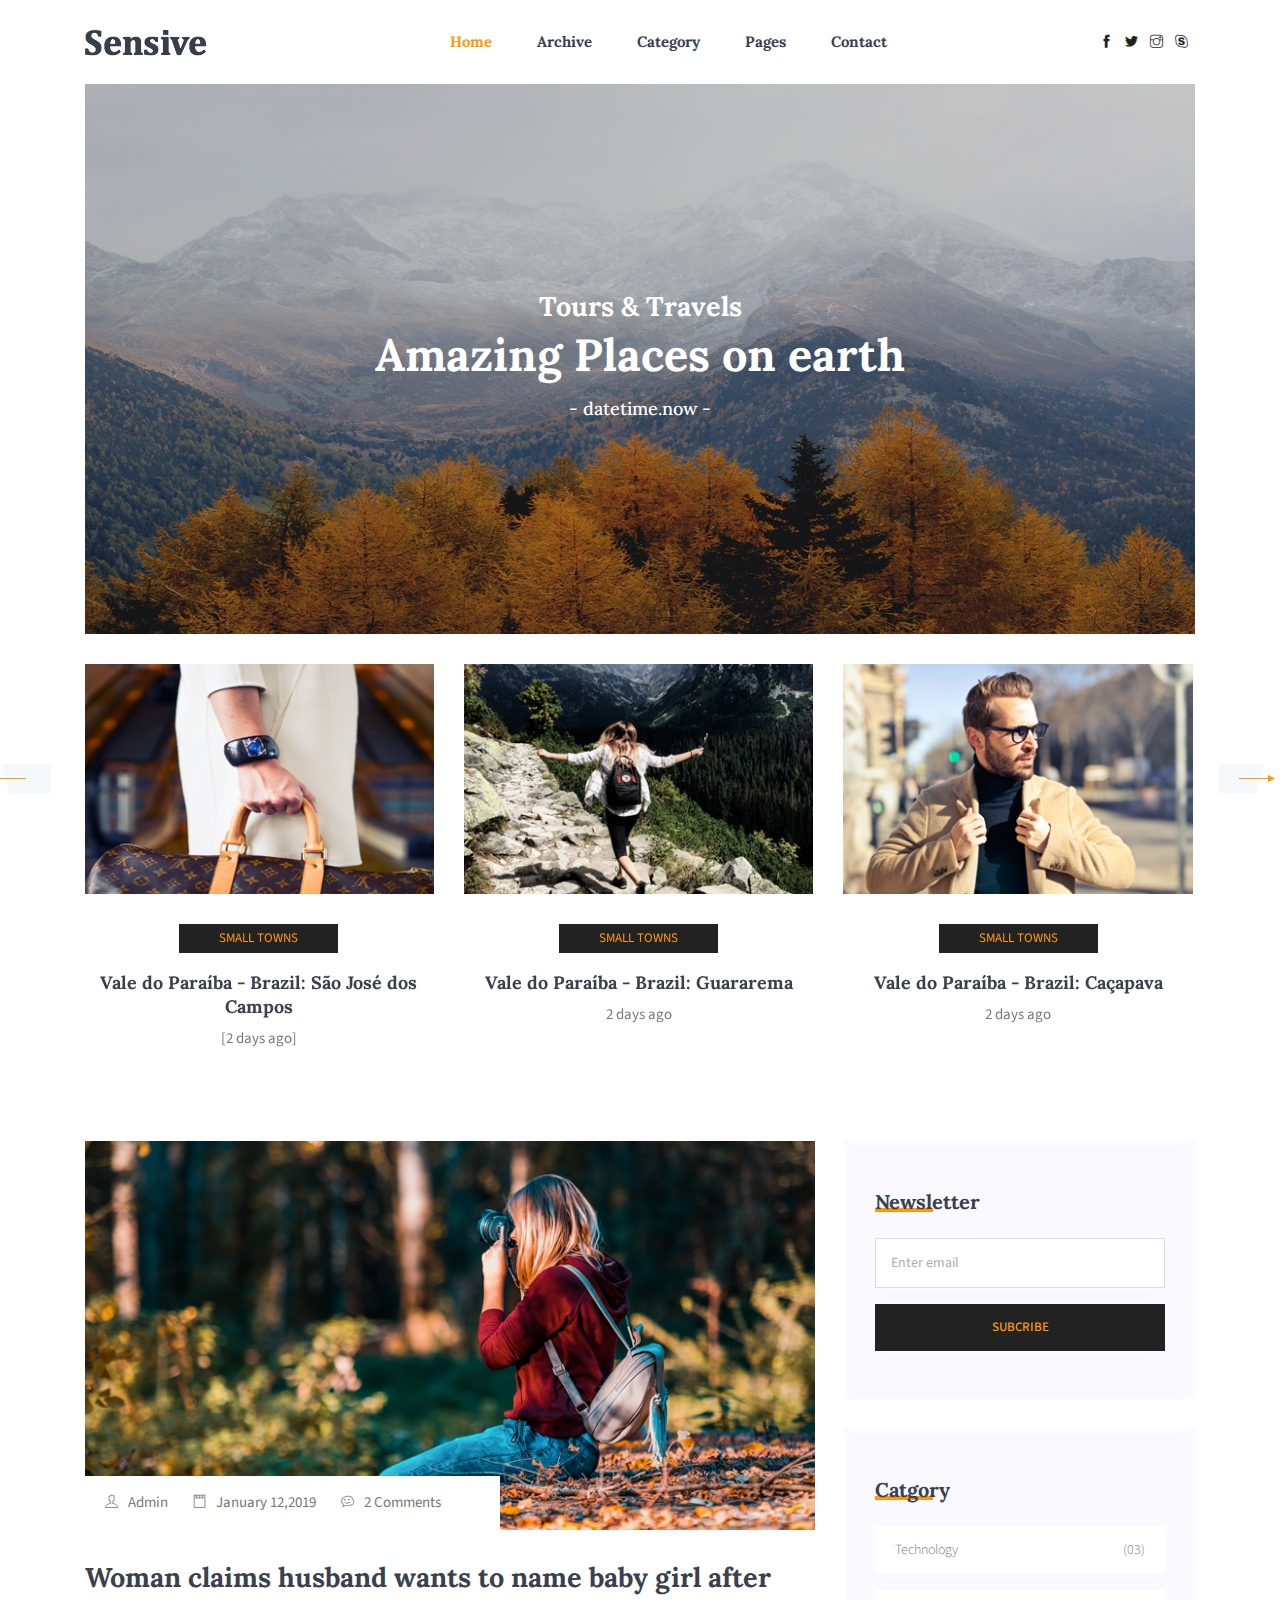
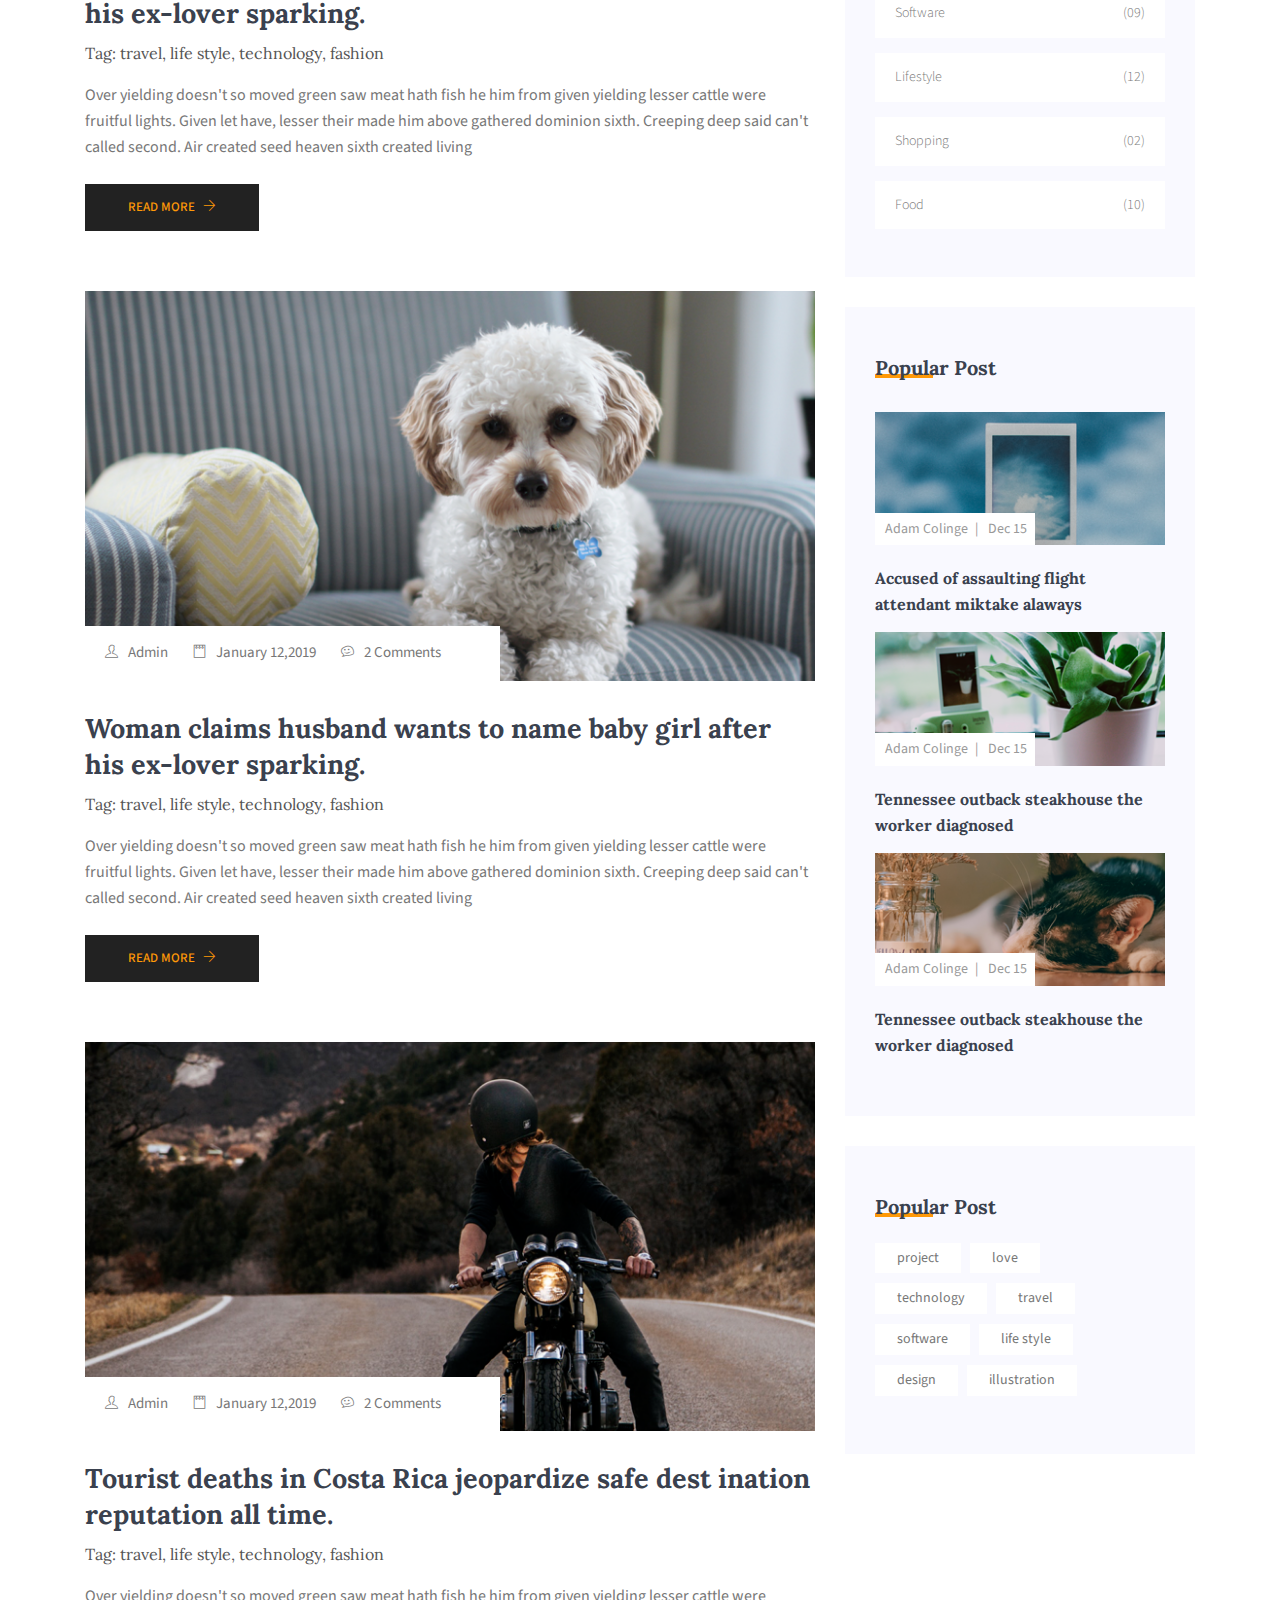
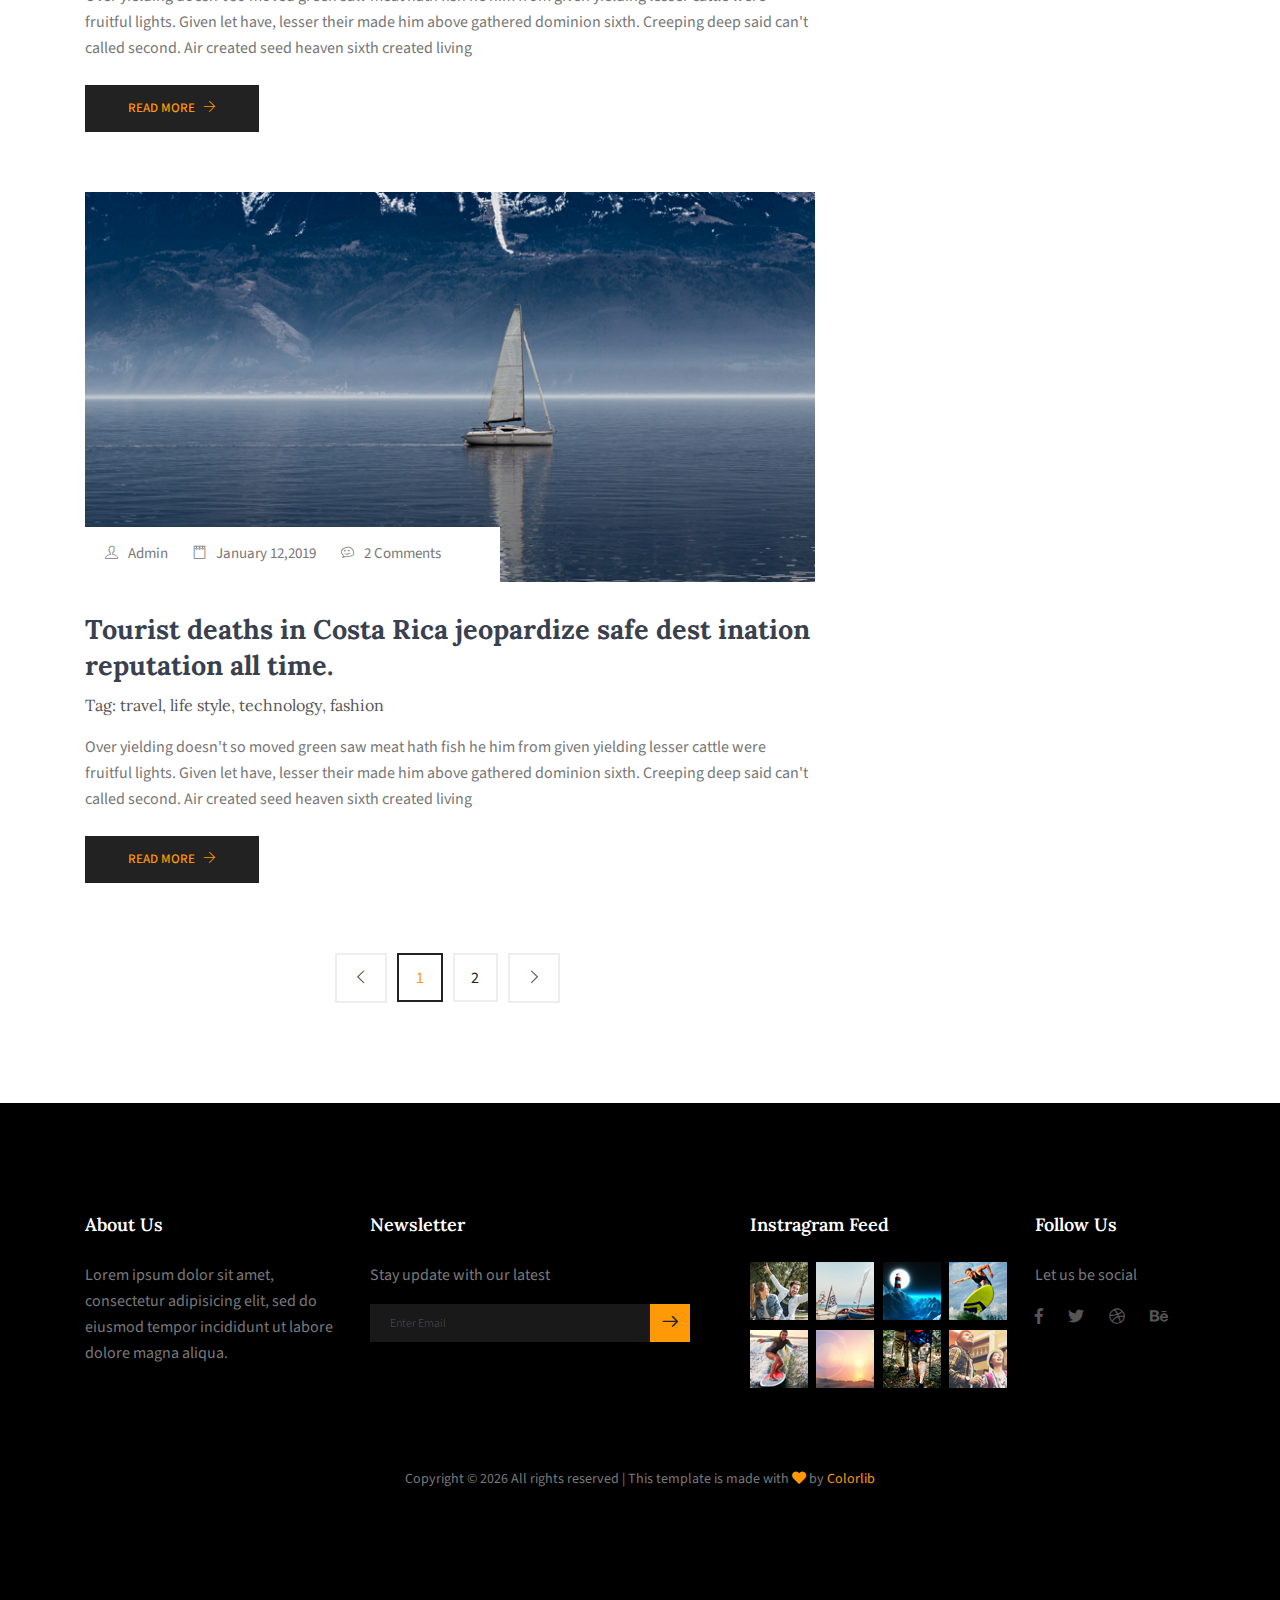
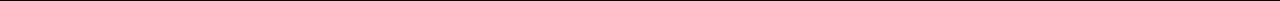
<file: index.html>
<!DOCTYPE html>
<html lang="en">

<head>
  <meta charset="UTF-8">
  <meta name="viewport" content="width=device-width, initial-scale=1.0">
  <meta http-equiv="X-UA-Compatible" content="ie=edge">
  <title>Celebrando a vida - Home - Teste </title>
  <link rel="icon" href="img/Fevicon.png" type="image/png">

  <link rel="stylesheet" href="vendors/bootstrap/bootstrap.min.css">
  <link rel="stylesheet" href="vendors/fontawesome/css/all.min.css">
  <link rel="stylesheet" href="vendors/themify-icons/themify-icons.css">
  <link rel="stylesheet" href="vendors/linericon/style.css">
  <link rel="stylesheet" href="vendors/owl-carousel/owl.theme.default.min.css">
  <link rel="stylesheet" href="vendors/owl-carousel/owl.carousel.min.css">

  <link rel="stylesheet" href="css/style.css">
</head>

<body>
  <!--================Header Menu Area =================-->
  <header class="header_area">
    <div class="main_menu">
      <nav class="navbar navbar-expand-lg navbar-light">
        <div class="container box_1620">
          <!-- Brand and toggle get grouped for better mobile display -->
          <a class="navbar-brand logo_h" href="index.html"><img src="img/logo.png" alt=""></a>
          <button class="navbar-toggler" type="button" data-toggle="collapse" data-target="#navbarSupportedContent"
            aria-controls="navbarSupportedContent" aria-expanded="false" aria-label="Toggle navigation">
            <span class="icon-bar"></span>
            <span class="icon-bar"></span>
            <span class="icon-bar"></span>
          </button>
          <!-- Collect the nav links, forms, and other content for toggling -->
          <div class="collapse navbar-collapse offset" id="navbarSupportedContent">
            <ul class="nav navbar-nav menu_nav justify-content-center">
              <li class="nav-item active"><a class="nav-link" href="index.html">Home</a></li>
              <li class="nav-item"><a class="nav-link" href="archive.html">Archive</a></li>
              <li class="nav-item"><a class="nav-link" href="category.html">Category</a>
              <li class="nav-item submenu dropdown">
                <a href="#" class="nav-link dropdown-toggle" data-toggle="dropdown" role="button" aria-haspopup="true"
                  aria-expanded="false">Pages</a>
                <ul class="dropdown-menu">
                  <li class="nav-item"><a class="nav-link" href="blog-details.html">Blog Details</a></li>
                </ul>
              </li>
              <li class="nav-item"><a class="nav-link" href="contact.html">Contact</a></li>
            </ul>
            <ul class="nav navbar-nav navbar-right navbar-social">
              <li><a href="#"><i class="ti-facebook"></i></a></li>
              <li><a href="#"><i class="ti-twitter-alt"></i></a></li>
              <li><a href="#"><i class="ti-instagram"></i></a></li>
              <li><a href="#"><i class="ti-skype"></i></a></li>
            </ul>
          </div>
        </div>
      </nav>
    </div>
  </header>
  <!--================Header Menu Area =================-->

  <main class="site-main">
    <!--================Hero Banner start =================-->
    <section class="mb-30px">
      <div class="container">
        <div class="hero-banner">
          <div class="hero-banner__content">
            <h3>Tours & Travels</h3>
            <h1>Amazing Places on earth</h1>
            <h4>- datetime.now -</h4> <!-- TODO: adicionar js para contar data-->
          </div>
        </div>
      </div>
    </section>
    <!--================Hero Banner end =================-->

    <!--================ Blog slider start =================-->
    <section>
      <div class="container">
        <div class="owl-carousel owl-theme blog-slider">
          <div class="card blog__slide text-center">
            <div class="blog__slide__img">
              <img class="card-img rounded-0" src="img/blog/blog-slider/blog-slide1.png" alt="">
            </div>
            <div class="blog__slide__content">
              <a class="blog__slide__label" href="#">Small Towns</a>
              <h3><a href="#">Vale do Paraíba - Brazil: São José dos Campos</a></h3>
              <p>[2 days ago]</p><!-- TODO: adicionar js para contar data-->
            </div>
          </div>
          <div class="card blog__slide text-center">
            <div class="blog__slide__img">
              <img class="card-img rounded-0" src="img/blog/blog-slider/blog-slide2.png" alt="">
            </div>
            <div class="blog__slide__content">
              <a class="blog__slide__label" href="#">Small Towns</a>
              <h3><a href="#">Vale do Paraíba - Brazil: Guararema</a></h3>
              <p>2 days ago</p>
            </div>
          </div>
          <div class="card blog__slide text-center">
            <div class="blog__slide__img">
              <img class="card-img rounded-0" src="img/blog/blog-slider/blog-slide3.png" alt="">
            </div>
            <div class="blog__slide__content">
              <a class="blog__slide__label" href="#">Small Towns</a>
              <h3><a href="#">Vale do Paraíba - Brazil: Caçapava</a></h3>
              <p>2 days ago</p>
            </div>
          </div>
          <div class="card blog__slide text-center">
            <div class="blog__slide__img">
              <img class="card-img rounded-0" src="img/blog/blog-slider/blog-slide1.png" alt="">
            </div>
            <div class="blog__slide__content">
              <a class="blog__slide__label" href="#">Beach Towns</a>
              <h3><a href="#">Litoral Norte - Brazil: Caraguatatuba</a></h3>
              <p>2 days ago</p>
            </div>
          </div>
          <div class="card blog__slide text-center">
            <div class="blog__slide__img">
              <img class="card-img rounded-0" src="img/blog/blog-slider/blog-slide2.png" alt="">
            </div>
            <div class="blog__slide__content">
              <a class="blog__slide__label" href="#">Beach Towns</a>
              <h3><a href="#">Litoral Norte - Brazil: Ubatuba</a></h3>
              <p>2 days ago</p>
            </div>
          </div>
          <div class="card blog__slide text-center">
            <div class="blog__slide__img">
              <img class="card-img rounded-0" src="img/blog/blog-slider/blog-slide3.png" alt="">
            </div>
            <div class="blog__slide__content">
              <a class="blog__slide__label" href="#">Beach Towns</a>
              <h3><a href="#">Litoral Norte - Brazil: Ilhabela</a></h3>
              <p>2 days ago</p>
            </div>
          </div>
        </div>
      </div>
    </section>
    <!--================ Blog slider end =================-->

    <!--================ Start Blog Post Area =================-->
    <section class="blog-post-area section-margin mt-4">
      <div class="container">
        <div class="row">
          <div class="col-lg-8">
            <div class="single-recent-blog-post">
              <div class="thumb">
                <img class="img-fluid" src="img/blog/blog1.png" alt="">
                <ul class="thumb-info">
                  <li><a href="#"><i class="ti-user"></i>Admin</a></li>
                  <li><a href="#"><i class="ti-notepad"></i>January 12,2019</a></li>
                  <li><a href="#"><i class="ti-themify-favicon"></i>2 Comments</a></li>
                </ul>
              </div>
              <div class="details mt-20">
                <a href="blog-single.html">
                  <h3>Woman claims husband wants to name baby girl
                    after his ex-lover sparking.</h3>
                </a>
                <p class="tag-list-inline">Tag: <a href="#">travel</a>, <a href="#">life style</a>, <a
                    href="#">technology</a>, <a href="#">fashion</a></p>
                <p>Over yielding doesn't so moved green saw meat hath fish he him from given yielding lesser cattle were
                  fruitful lights. Given let have, lesser their made him above gathered dominion sixth. Creeping deep
                  said can't called second. Air created seed heaven sixth created living</p>
                <a class="button" href="#">Read More <i class="ti-arrow-right"></i></a>
              </div>
            </div>

            <div class="single-recent-blog-post">
              <div class="thumb">
                <img class="img-fluid" src="img/blog/blog2.png" alt="">
                <ul class="thumb-info">
                  <li><a href="#"><i class="ti-user"></i>Admin</a></li>
                  <li><a href="#"><i class="ti-notepad"></i>January 12,2019</a></li>
                  <li><a href="#"><i class="ti-themify-favicon"></i>2 Comments</a></li>
                </ul>
              </div>
              <div class="details mt-20">
                <a href="blog-single.html">
                  <h3>Woman claims husband wants to name baby girl
                    after his ex-lover sparking.</h3>
                </a>
                <p class="tag-list-inline">Tag: <a href="#">travel</a>, <a href="#">life style</a>, <a
                    href="#">technology</a>, <a href="#">fashion</a></p>
                <p>Over yielding doesn't so moved green saw meat hath fish he him from given yielding lesser cattle were
                  fruitful lights. Given let have, lesser their made him above gathered dominion sixth. Creeping deep
                  said can't called second. Air created seed heaven sixth created living</p>
                <a class="button" href="#">Read More <i class="ti-arrow-right"></i></a>
              </div>
            </div>

            <div class="single-recent-blog-post">
              <div class="thumb">
                <img class="img-fluid" src="img/blog/blog3.png" alt="">
                <ul class="thumb-info">
                  <li><a href="#"><i class="ti-user"></i>Admin</a></li>
                  <li><a href="#"><i class="ti-notepad"></i>January 12,2019</a></li>
                  <li><a href="#"><i class="ti-themify-favicon"></i>2 Comments</a></li>
                </ul>
              </div>
              <div class="details mt-20">
                <a href="blog-single.html">
                  <h3>Tourist deaths in Costa Rica jeopardize safe dest
                    ination reputation all time. </h3>
                </a>
                <p class="tag-list-inline">Tag: <a href="#">travel</a>, <a href="#">life style</a>, <a
                    href="#">technology</a>, <a href="#">fashion</a></p>
                <p>Over yielding doesn't so moved green saw meat hath fish he him from given yielding lesser cattle were
                  fruitful lights. Given let have, lesser their made him above gathered dominion sixth. Creeping deep
                  said can't called second. Air created seed heaven sixth created living</p>
                <a class="button" href="#">Read More <i class="ti-arrow-right"></i></a>
              </div>
            </div>

            <div class="single-recent-blog-post">
              <div class="thumb">
                <img class="img-fluid" src="img/blog/blog4.png" alt="">
                <ul class="thumb-info">
                  <li><a href="#"><i class="ti-user"></i>Admin</a></li>
                  <li><a href="#"><i class="ti-notepad"></i>January 12,2019</a></li>
                  <li><a href="#"><i class="ti-themify-favicon"></i>2 Comments</a></li>
                </ul>
              </div>
              <div class="details mt-20">
                <a href="blog-single.html">
                  <h3>Tourist deaths in Costa Rica jeopardize safe dest
                    ination reputation all time. </h3>
                </a>
                <p class="tag-list-inline">Tag: <a href="#">travel</a>, <a href="#">life style</a>, <a
                    href="#">technology</a>, <a href="#">fashion</a></p>
                <p>Over yielding doesn't so moved green saw meat hath fish he him from given yielding lesser cattle were
                  fruitful lights. Given let have, lesser their made him above gathered dominion sixth. Creeping deep
                  said can't called second. Air created seed heaven sixth created living</p>
                <a class="button" href="#">Read More <i class="ti-arrow-right"></i></a>
              </div>
            </div>



            <div class="row">
              <div class="col-lg-12">
                <nav class="blog-pagination justify-content-center d-flex">
                  <ul class="pagination">
                    <li class="page-item">
                      <a href="#" class="page-link" aria-label="Previous">
                        <span aria-hidden="true">
                          <i class="ti-angle-left"></i>
                        </span>
                      </a>
                    </li>
                    <li class="page-item active"><a href="#" class="page-link">1</a></li>
                    <li class="page-item"><a href="#" class="page-link">2</a></li>
                    <li class="page-item">
                      <a href="#" class="page-link" aria-label="Next">
                        <span aria-hidden="true">
                          <i class="ti-angle-right"></i>
                        </span>
                      </a>
                    </li>
                  </ul>
                </nav>
              </div>
            </div>
          </div>

          <!-- Start Blog Post Siddebar -->
          <div class="col-lg-4 sidebar-widgets">
            <div class="widget-wrap">
              <div class="single-sidebar-widget newsletter-widget">
                <h4 class="single-sidebar-widget__title">Newsletter</h4>
                <div class="form-group mt-30">
                  <div class="col-autos">
                    <input type="text" class="form-control" id="inlineFormInputGroup" placeholder="Enter email"
                      onfocus="this.placeholder = ''" onblur="this.placeholder = 'Enter email'">
                  </div>
                </div>
                <button class="bbtns d-block mt-20 w-100">Subcribe</button>
              </div>


              <div class="single-sidebar-widget post-category-widget">
                <h4 class="single-sidebar-widget__title">Catgory</h4>
                <ul class="cat-list mt-20">
                  <li>
                    <a href="#" class="d-flex justify-content-between">
                      <p>Technology</p>
                      <p>(03)</p>
                    </a>
                  </li>
                  <li>
                    <a href="#" class="d-flex justify-content-between">
                      <p>Software</p>
                      <p>(09)</p>
                    </a>
                  </li>
                  <li>
                    <a href="#" class="d-flex justify-content-between">
                      <p>Lifestyle</p>
                      <p>(12)</p>
                    </a>
                  </li>
                  <li>
                    <a href="#" class="d-flex justify-content-between">
                      <p>Shopping</p>
                      <p>(02)</p>
                    </a>
                  </li>
                  <li>
                    <a href="#" class="d-flex justify-content-between">
                      <p>Food</p>
                      <p>(10)</p>
                    </a>
                  </li>
                </ul>
              </div>

              <div class="single-sidebar-widget popular-post-widget">
                <h4 class="single-sidebar-widget__title">Popular Post</h4>
                <div class="popular-post-list">
                  <div class="single-post-list">
                    <div class="thumb">
                      <img class="card-img rounded-0" src="img/blog/thumb/thumb1.png" alt="">
                      <ul class="thumb-info">
                        <li><a href="#">Adam Colinge</a></li>
                        <li><a href="#">Dec 15</a></li>
                      </ul>
                    </div>
                    <div class="details mt-20">
                      <a href="blog-single.html">
                        <h6>Accused of assaulting flight attendant miktake alaways</h6>
                      </a>
                    </div>
                  </div>
                  <div class="single-post-list">
                    <div class="thumb">
                      <img class="card-img rounded-0" src="img/blog/thumb/thumb2.png" alt="">
                      <ul class="thumb-info">
                        <li><a href="#">Adam Colinge</a></li>
                        <li><a href="#">Dec 15</a></li>
                      </ul>
                    </div>
                    <div class="details mt-20">
                      <a href="blog-single.html">
                        <h6>Tennessee outback steakhouse the
                          worker diagnosed</h6>
                      </a>
                    </div>
                  </div>
                  <div class="single-post-list">
                    <div class="thumb">
                      <img class="card-img rounded-0" src="img/blog/thumb/thumb3.png" alt="">
                      <ul class="thumb-info">
                        <li><a href="#">Adam Colinge</a></li>
                        <li><a href="#">Dec 15</a></li>
                      </ul>
                    </div>
                    <div class="details mt-20">
                      <a href="blog-single.html">
                        <h6>Tennessee outback steakhouse the
                          worker diagnosed</h6>
                      </a>
                    </div>
                  </div>
                </div>
              </div>

              <div class="single-sidebar-widget tag_cloud_widget">
                <h4 class="single-sidebar-widget__title">Popular Post</h4>
                <ul class="list">
                  <li>
                    <a href="#">project</a>
                  </li>
                  <li>
                    <a href="#">love</a>
                  </li>
                  <li>
                    <a href="#">technology</a>
                  </li>
                  <li>
                    <a href="#">travel</a>
                  </li>
                  <li>
                    <a href="#">software</a>
                  </li>
                  <li>
                    <a href="#">life style</a>
                  </li>
                  <li>
                    <a href="#">design</a>
                  </li>
                  <li>
                    <a href="#">illustration</a>
                  </li>
                </ul>
              </div>
            </div>
          </div>
        </div>
        <!-- End Blog Post Siddebar -->
      </div>
    </section>
    <!--================ End Blog Post Area =================-->
  </main>

  <!--================ Start Footer Area =================-->
  <footer class="footer-area section-padding">
    <div class="container">
      <div class="row">
        <div class="col-lg-3  col-md-6 col-sm-6">
          <div class="single-footer-widget">
            <h6>About Us</h6>
            <p>
              Lorem ipsum dolor sit amet, consectetur adipisicing elit, sed do eiusmod tempor incididunt ut labore
              dolore
              magna aliqua.
            </p>
          </div>
        </div>
        <div class="col-lg-4  col-md-6 col-sm-6">
          <div class="single-footer-widget">
            <h6>Newsletter</h6>
            <p>Stay update with our latest</p>
            <div class="" id="mc_embed_signup">

              <form target="_blank" novalidate="true"
                action="https://spondonit.us12.list-manage.com/subscribe/post?u=1462626880ade1ac87bd9c93a&amp;id=92a4423d01"
                method="get" class="form-inline">

                <div class="d-flex flex-row">

                  <input class="form-control" name="EMAIL" placeholder="Enter Email" onfocus="this.placeholder = ''"
                    onblur="this.placeholder = 'Enter Email '" required="" type="email">


                  <button class="click-btn btn btn-default"><span class="lnr lnr-arrow-right"></span></button>
                  <div style="position: absolute; left: -5000px;">
                    <input name="b_36c4fd991d266f23781ded980_aefe40901a" tabindex="-1" value="" type="text">
                  </div>

                  <!-- <div class="col-lg-4 col-md-4">
                        <button class="bb-btn btn"><span class="lnr lnr-arrow-right"></span></button>
                      </div>  -->
                </div>
                <div class="info"></div>
              </form>
            </div>
          </div>
        </div>
        <div class="col-lg-3  col-md-6 col-sm-6">
          <div class="single-footer-widget mail-chimp">
            <h6 class="mb-20">Instragram Feed</h6>
            <ul class="instafeed d-flex flex-wrap">
              <li><img src="img/instagram/i1.jpg" alt=""></li>
              <li><img src="img/instagram/i2.jpg" alt=""></li>
              <li><img src="img/instagram/i3.jpg" alt=""></li>
              <li><img src="img/instagram/i4.jpg" alt=""></li>
              <li><img src="img/instagram/i5.jpg" alt=""></li>
              <li><img src="img/instagram/i6.jpg" alt=""></li>
              <li><img src="img/instagram/i7.jpg" alt=""></li>
              <li><img src="img/instagram/i8.jpg" alt=""></li>
            </ul>
          </div>
        </div>
        <div class="col-lg-2 col-md-6 col-sm-6">
          <div class="single-footer-widget">
            <h6>Follow Us</h6>
            <p>Let us be social</p>
            <div class="footer-social d-flex align-items-center">
              <a href="#">
                <i class="fab fa-facebook-f"></i>
              </a>
              <a href="#">
                <i class="fab fa-twitter"></i>
              </a>
              <a href="#">
                <i class="fab fa-dribbble"></i>
              </a>
              <a href="#">
                <i class="fab fa-behance"></i>
              </a>
            </div>
          </div>
        </div>
      </div>
      <div class="footer-bottom d-flex justify-content-center align-items-center flex-wrap">
        <p class="footer-text m-0">
          <!-- Link back to Colorlib can't be removed. Template is licensed under CC BY 3.0. -->
          Copyright &copy;
          <script>document.write(new Date().getFullYear());</script> All rights reserved | This template is made with <i
            class="fa fa-heart" aria-hidden="true"></i> by <a href="https://colorlib.com" target="_blank">Colorlib</a>
          <!-- Link back to Colorlib can't be removed. Template is licensed under CC BY 3.0. -->
        </p>
      </div>
    </div>
  </footer>
  <!--================ End Footer Area =================-->

  <script src="vendors/jquery/jquery-3.2.1.min.js"></script>
  <script src="vendors/bootstrap/bootstrap.bundle.min.js"></script>
  <script src="vendors/owl-carousel/owl.carousel.min.js"></script>
  <script src="js/jquery.ajaxchimp.min.js"></script>
  <script src="js/mail-script.js"></script>
  <script src="js/main.js"></script>
</body>

</html>
</file>
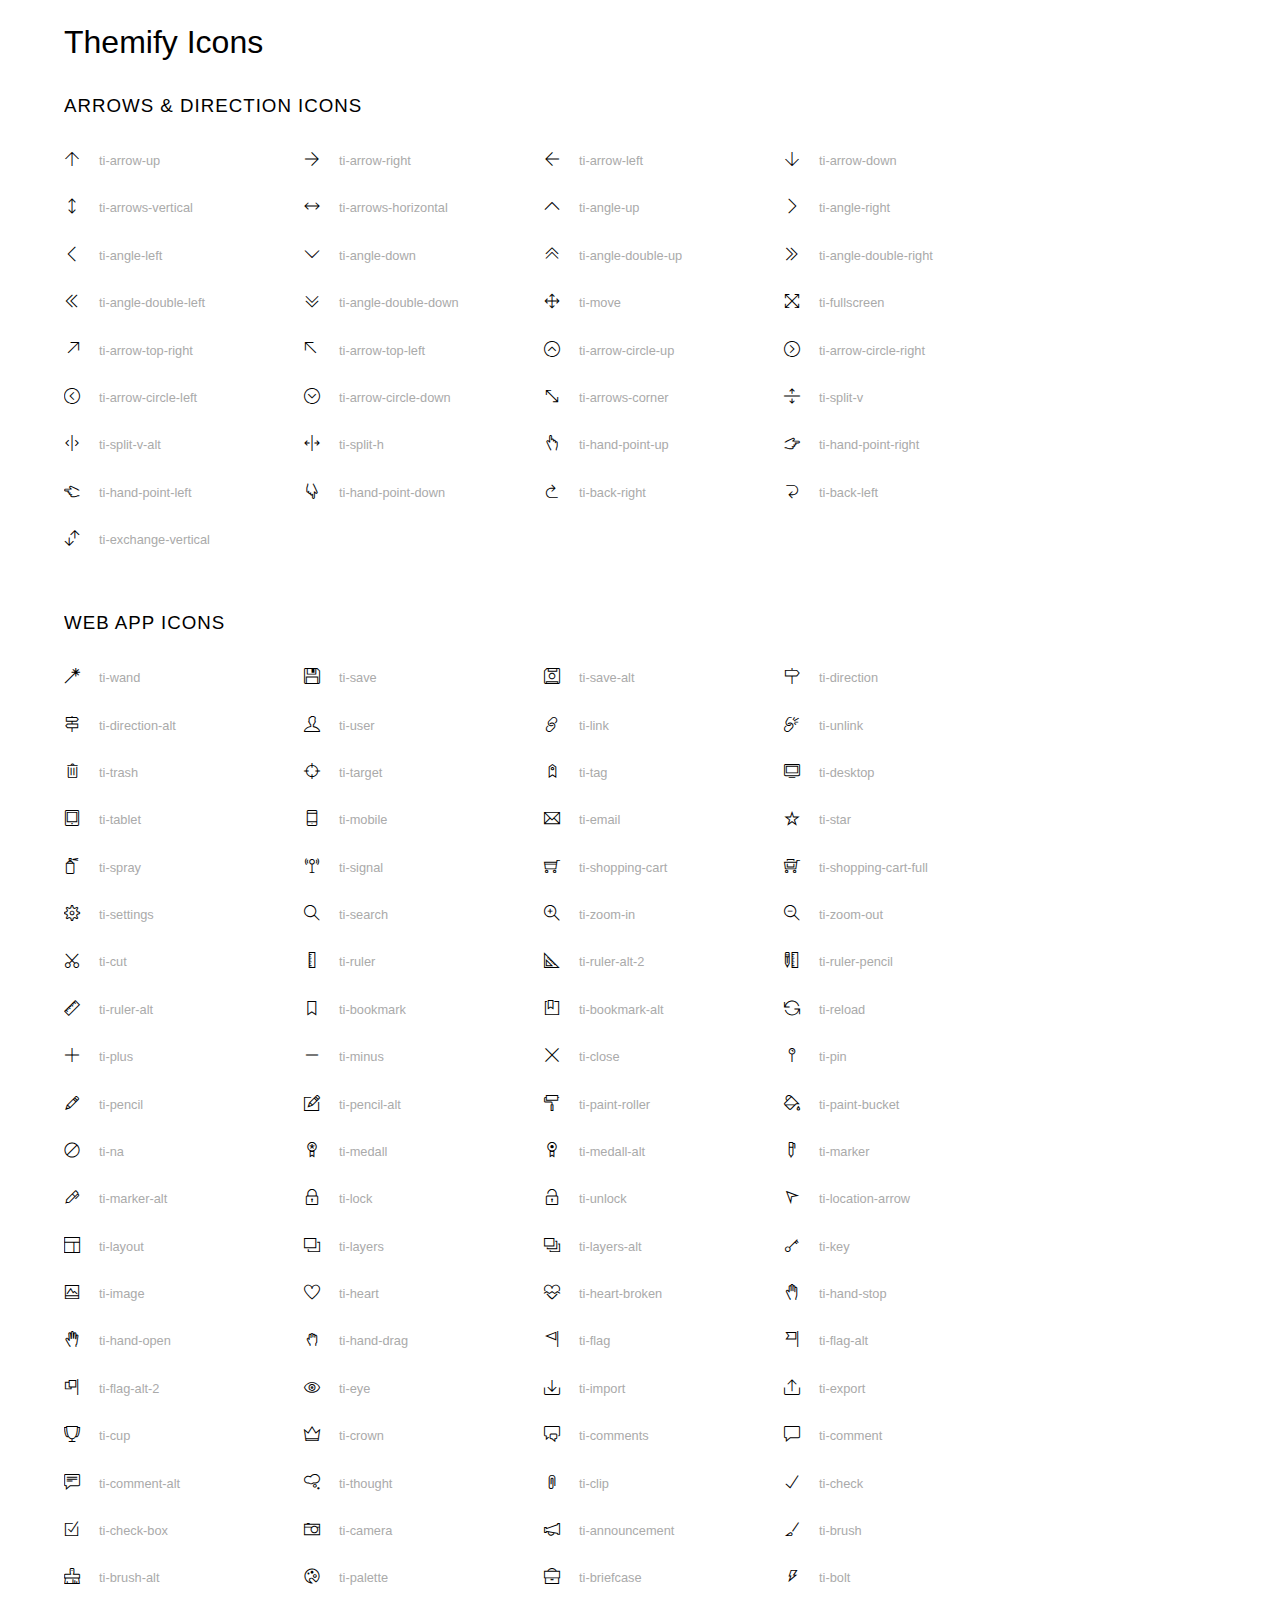
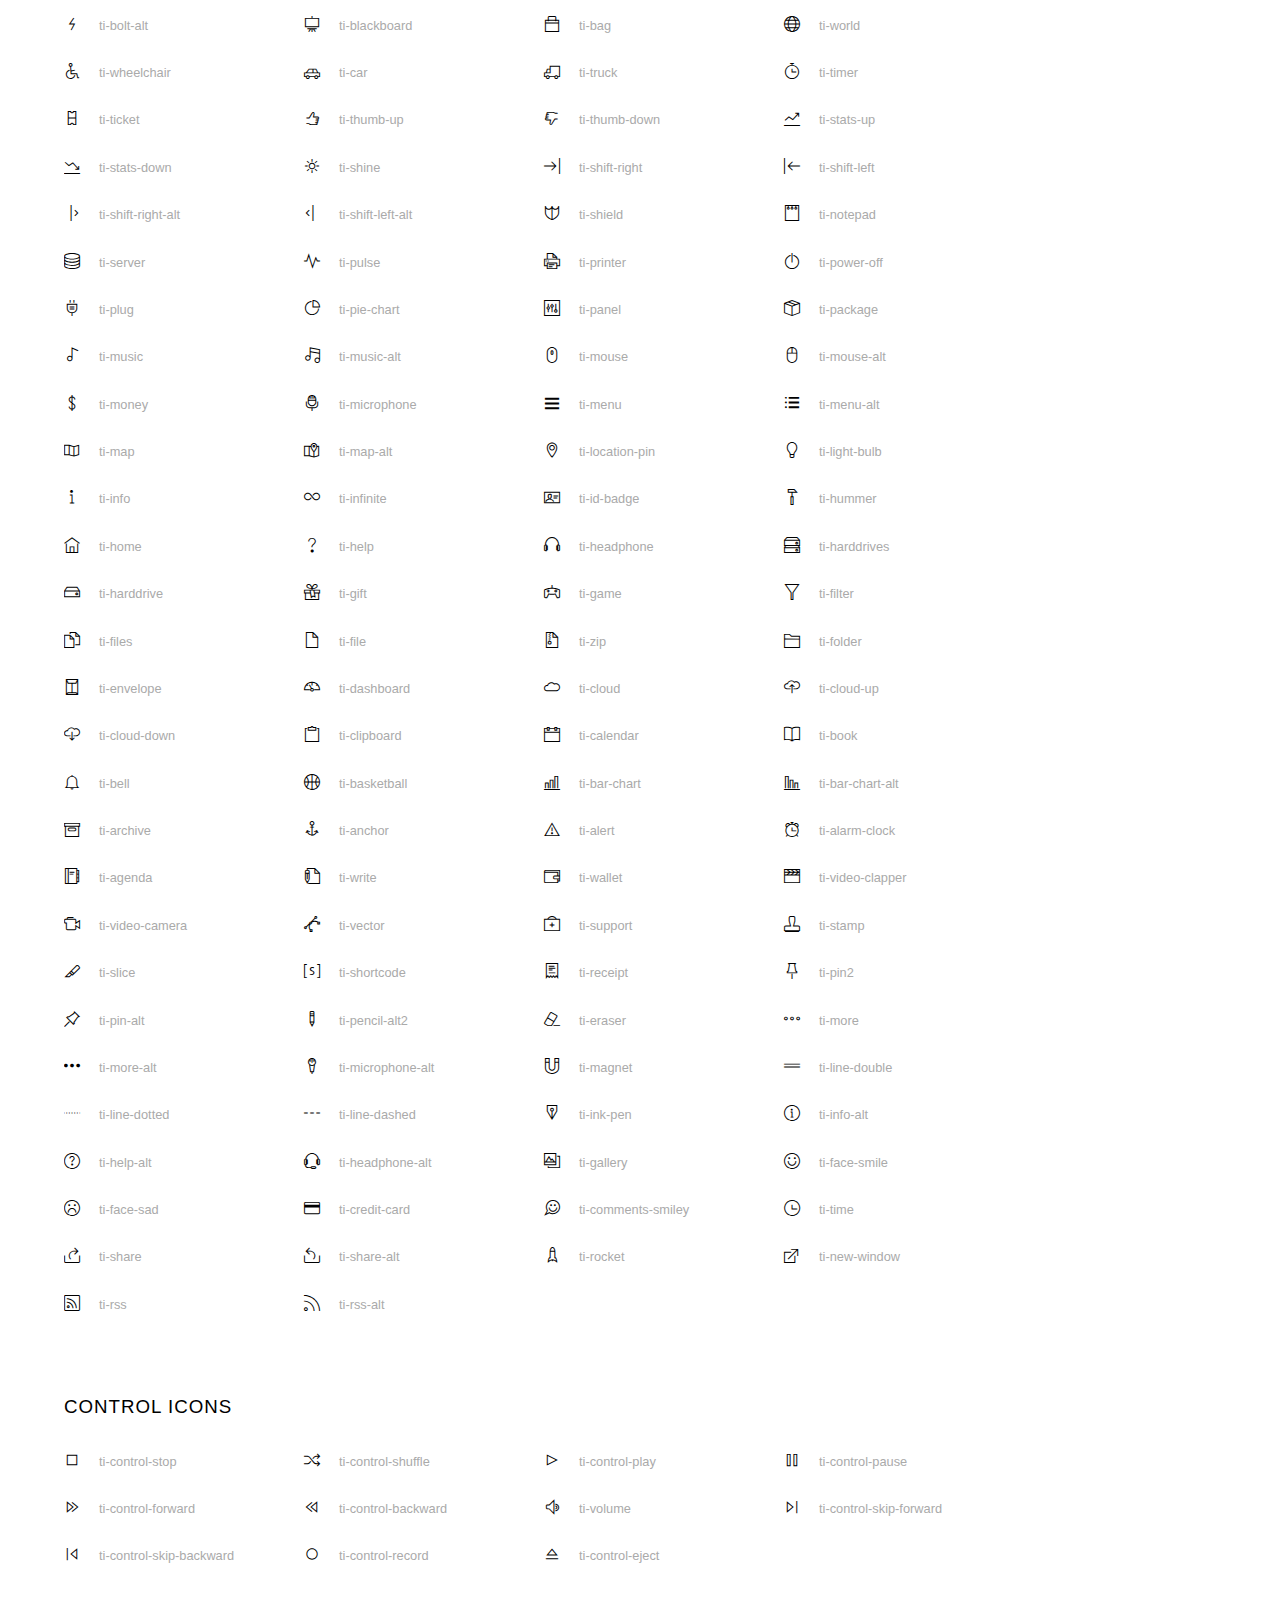
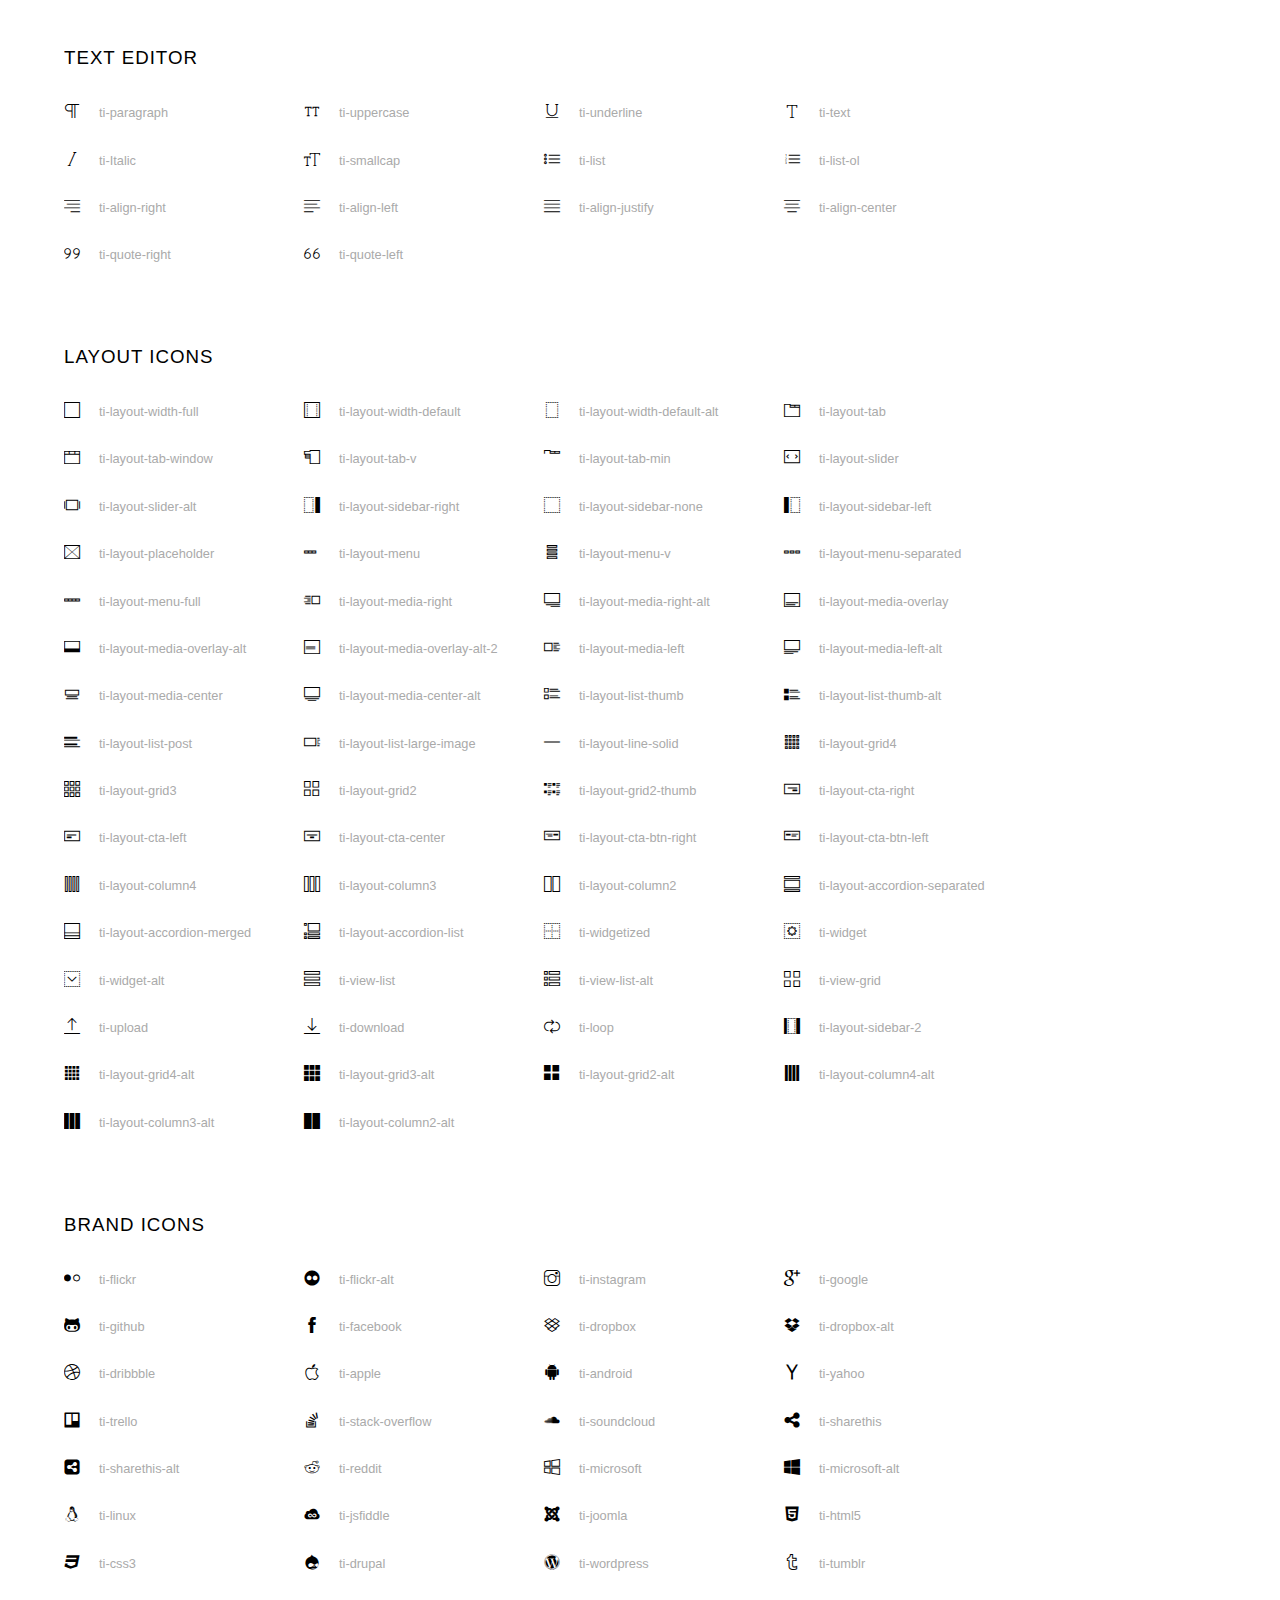
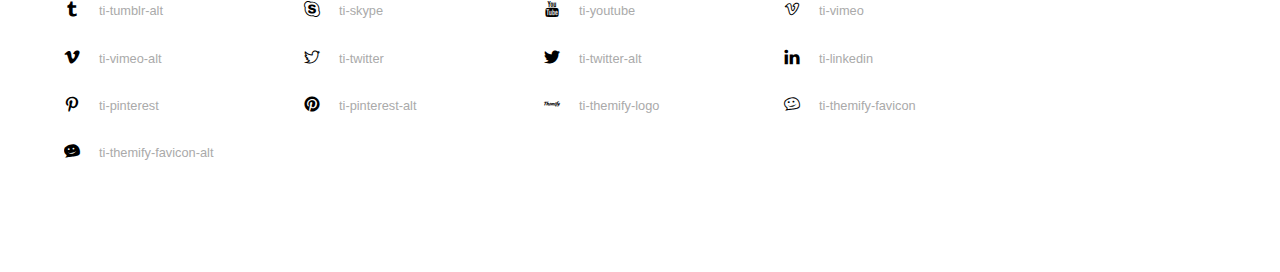
<file: vendors/themify-icons/index.html>
<!doctype html>
<html>
<head>
	<meta charset="utf-8">
	<title>Themify Icon Font</title>
	<meta name="viewport" content="width=device-width">
	<link rel="stylesheet" href="demo-files/demo.css">
	<link rel="stylesheet" href="themify-icons.css">
	<!--[if lt IE 8]><!-->
	<link rel="stylesheet" href="ie7/ie7.css">
	<!--<![endif]-->
</head>
<body>
	<h1>Themify Icons</h1>

	<div class="icon-section">

		<div class="icon-section">
			<h3>Arrows &amp; Direction Icons </h3>

			<div class="icon-container">
				<span class="ti-arrow-up"></span><span class="icon-name"> ti-arrow-up</span>
			</div>
			<div class="icon-container">
				<span class="ti-arrow-right"></span><span class="icon-name"> ti-arrow-right</span>
			</div>
			<div class="icon-container">
				<span class="ti-arrow-left"></span><span class="icon-name"> ti-arrow-left</span>
			</div>
			<div class="icon-container">
				<span class="ti-arrow-down"></span><span class="icon-name"> ti-arrow-down</span>
			</div>
			<div class="icon-container">
				<span class="ti-arrows-vertical"></span><span class="icon-name"> ti-arrows-vertical</span>
			</div>
			<div class="icon-container">
				<span class="ti-arrows-horizontal"></span><span class="icon-name"> ti-arrows-horizontal</span>
			</div>
			<div class="icon-container">
				<span class="ti-angle-up"></span><span class="icon-name"> ti-angle-up</span>
			</div>
			<div class="icon-container">
				<span class="ti-angle-right"></span><span class="icon-name"> ti-angle-right</span>
			</div>
			<div class="icon-container">
				<span class="ti-angle-left"></span><span class="icon-name"> ti-angle-left</span>
			</div>
			<div class="icon-container">
				<span class="ti-angle-down"></span><span class="icon-name"> ti-angle-down</span>
			</div>	
			<div class="icon-container">
				<span class="ti-angle-double-up"></span><span class="icon-name"> ti-angle-double-up</span>
			</div>
			<div class="icon-container">
				<span class="ti-angle-double-right"></span><span class="icon-name"> ti-angle-double-right</span>
			</div>
			<div class="icon-container">
				<span class="ti-angle-double-left"></span><span class="icon-name"> ti-angle-double-left</span>
			</div>
			<div class="icon-container">
				<span class="ti-angle-double-down"></span><span class="icon-name"> ti-angle-double-down</span>
			</div>					
			<div class="icon-container">
				<span class="ti-move"></span><span class="icon-name"> ti-move</span>
			</div>
			<div class="icon-container">
				<span class="ti-fullscreen"></span><span class="icon-name"> ti-fullscreen</span>
			</div>
			<div class="icon-container">
				<span class="ti-arrow-top-right"></span><span class="icon-name"> ti-arrow-top-right</span>
			</div>
			<div class="icon-container">
				<span class="ti-arrow-top-left"></span><span class="icon-name"> ti-arrow-top-left</span>
			</div>
			<div class="icon-container">
				<span class="ti-arrow-circle-up"></span><span class="icon-name"> ti-arrow-circle-up</span>
			</div>
			<div class="icon-container">
				<span class="ti-arrow-circle-right"></span><span class="icon-name"> ti-arrow-circle-right</span>
			</div>
			<div class="icon-container">
				<span class="ti-arrow-circle-left"></span><span class="icon-name"> ti-arrow-circle-left</span>
			</div>
			<div class="icon-container">
				<span class="ti-arrow-circle-down"></span><span class="icon-name"> ti-arrow-circle-down</span>
			</div>
			<div class="icon-container">
				<span class="ti-arrows-corner"></span><span class="icon-name"> ti-arrows-corner</span>
			</div>
			<div class="icon-container">
				<span class="ti-split-v"></span><span class="icon-name"> ti-split-v</span>
			</div>

			<div class="icon-container">
				<span class="ti-split-v-alt"></span><span class="icon-name"> ti-split-v-alt</span>
			</div>
			<div class="icon-container">
				<span class="ti-split-h"></span><span class="icon-name"> ti-split-h</span>
			</div>
			<div class="icon-container">
				<span class="ti-hand-point-up"></span><span class="icon-name"> ti-hand-point-up</span>
			</div>
			<div class="icon-container">
				<span class="ti-hand-point-right"></span><span class="icon-name"> ti-hand-point-right</span>
			</div>
			<div class="icon-container">
				<span class="ti-hand-point-left"></span><span class="icon-name"> ti-hand-point-left</span>
			</div>
			<div class="icon-container">
				<span class="ti-hand-point-down"></span><span class="icon-name"> ti-hand-point-down</span>
			</div>
			<div class="icon-container">
				<span class="ti-back-right"></span><span class="icon-name"> ti-back-right</span>
			</div>
			<div class="icon-container">
				<span class="ti-back-left"></span><span class="icon-name"> ti-back-left</span>
			</div>
			<div class="icon-container">
				<span class="ti-exchange-vertical"></span><span class="icon-name"> ti-exchange-vertical</span>
			</div>

		</div> <!-- Arrows Icons -->



		<h3>Web App Icons</h3>
		
		<div class="icon-section">

			<div class="icon-container">
				<span class="ti-wand"></span><span class="icon-name"> ti-wand</span>
			</div>
			<div class="icon-container">
				<span class="ti-save"></span><span class="icon-name"> ti-save</span>
			</div>
			<div class="icon-container">
				<span class="ti-save-alt"></span><span class="icon-name"> ti-save-alt</span>
			</div>

			<div class="icon-container">
				<span class="ti-direction"></span><span class="icon-name"> ti-direction</span>
			</div>
			<div class="icon-container">
				<span class="ti-direction-alt"></span><span class="icon-name"> ti-direction-alt</span>
			</div>
			<div class="icon-container">
				<span class="ti-user"></span><span class="icon-name"> ti-user</span>
			</div>
			<div class="icon-container">
				<span class="ti-link"></span><span class="icon-name"> ti-link</span>
			</div>
			<div class="icon-container">
				<span class="ti-unlink"></span><span class="icon-name"> ti-unlink</span>
			</div>
			<div class="icon-container">
				<span class="ti-trash"></span><span class="icon-name"> ti-trash</span>
			</div>
			<div class="icon-container">
				<span class="ti-target"></span><span class="icon-name"> ti-target</span>
			</div>
			<div class="icon-container">
				<span class="ti-tag"></span><span class="icon-name"> ti-tag</span>
			</div>
			<div class="icon-container">
				<span class="ti-desktop"></span><span class="icon-name"> ti-desktop</span>
			</div>
			<div class="icon-container">
				<span class="ti-tablet"></span><span class="icon-name"> ti-tablet</span>
			</div>
			<div class="icon-container">
				<span class="ti-mobile"></span><span class="icon-name"> ti-mobile</span>
			</div>
			<div class="icon-container">
				<span class="ti-email"></span><span class="icon-name"> ti-email</span>
			</div>	
			<div class="icon-container">
				<span class="ti-star"></span><span class="icon-name"> ti-star</span>
			</div>
			<div class="icon-container">
				<span class="ti-spray"></span><span class="icon-name"> ti-spray</span>
			</div>
			<div class="icon-container">
				<span class="ti-signal"></span><span class="icon-name"> ti-signal</span>
			</div>
			<div class="icon-container">
				<span class="ti-shopping-cart"></span><span class="icon-name"> ti-shopping-cart</span>
			</div>
			<div class="icon-container">
				<span class="ti-shopping-cart-full"></span><span class="icon-name"> ti-shopping-cart-full</span>
			</div>
			<div class="icon-container">
				<span class="ti-settings"></span><span class="icon-name"> ti-settings</span>
			</div>
			<div class="icon-container">
				<span class="ti-search"></span><span class="icon-name"> ti-search</span>
			</div>
			<div class="icon-container">
				<span class="ti-zoom-in"></span><span class="icon-name"> ti-zoom-in</span>
			</div>
			<div class="icon-container">
				<span class="ti-zoom-out"></span><span class="icon-name"> ti-zoom-out</span>
			</div>
			<div class="icon-container">
				<span class="ti-cut"></span><span class="icon-name"> ti-cut</span>
			</div>
			<div class="icon-container">
				<span class="ti-ruler"></span><span class="icon-name"> ti-ruler</span>
			</div>
			<div class="icon-container">
				<span class="ti-ruler-alt-2"></span><span class="icon-name"> ti-ruler-alt-2</span>
			</div>			
			<div class="icon-container">
				<span class="ti-ruler-pencil"></span><span class="icon-name"> ti-ruler-pencil</span>
			</div>
			<div class="icon-container">
				<span class="ti-ruler-alt"></span><span class="icon-name"> ti-ruler-alt</span>
			</div>
			<div class="icon-container">
				<span class="ti-bookmark"></span><span class="icon-name"> ti-bookmark</span>
			</div>
			<div class="icon-container">
				<span class="ti-bookmark-alt"></span><span class="icon-name"> ti-bookmark-alt</span>
			</div>
			<div class="icon-container">
				<span class="ti-reload"></span><span class="icon-name"> ti-reload</span>
			</div>
			<div class="icon-container">
				<span class="ti-plus"></span><span class="icon-name"> ti-plus</span>
			</div>
			<div class="icon-container">
				<span class="ti-minus"></span><span class="icon-name"> ti-minus</span>
			</div>
			<div class="icon-container">
				<span class="ti-close"></span><span class="icon-name"> ti-close</span>
			</div>			
			<div class="icon-container">
				<span class="ti-pin"></span><span class="icon-name"> ti-pin</span>
			</div>
			<div class="icon-container">
				<span class="ti-pencil"></span><span class="icon-name"> ti-pencil</span>
			</div>
					
		  	<div class="icon-container">
				<span class="ti-pencil-alt"></span><span class="icon-name"> ti-pencil-alt</span>
			</div>
			<div class="icon-container">
				<span class="ti-paint-roller"></span><span class="icon-name"> ti-paint-roller</span>
			</div>
			<div class="icon-container">
				<span class="ti-paint-bucket"></span><span class="icon-name"> ti-paint-bucket</span>
			</div>
			<div class="icon-container">
				<span class="ti-na"></span><span class="icon-name"> ti-na</span>
			</div>
			<div class="icon-container">
				<span class="ti-medall"></span><span class="icon-name"> ti-medall</span>
			</div>
			<div class="icon-container">
				<span class="ti-medall-alt"></span><span class="icon-name"> ti-medall-alt</span>
			</div>
			<div class="icon-container">
				<span class="ti-marker"></span><span class="icon-name"> ti-marker</span>
			</div>
			<div class="icon-container">
				<span class="ti-marker-alt"></span><span class="icon-name"> ti-marker-alt</span>
			</div>

			<div class="icon-container">
				<span class="ti-lock"></span><span class="icon-name"> ti-lock</span>
			</div>
			<div class="icon-container">
				<span class="ti-unlock"></span><span class="icon-name"> ti-unlock</span>
			</div>
			<div class="icon-container">
				<span class="ti-location-arrow"></span><span class="icon-name"> ti-location-arrow</span>
			</div>
			<div class="icon-container">
				<span class="ti-layout"></span><span class="icon-name"> ti-layout</span>
			</div>
			<div class="icon-container">
				<span class="ti-layers"></span><span class="icon-name"> ti-layers</span>
			</div>
			<div class="icon-container">
				<span class="ti-layers-alt"></span><span class="icon-name"> ti-layers-alt</span>
			</div>
			<div class="icon-container">
				<span class="ti-key"></span><span class="icon-name"> ti-key</span>
			</div>
			<div class="icon-container">
				<span class="ti-image"></span><span class="icon-name"> ti-image</span>
			</div>
			<div class="icon-container">
				<span class="ti-heart"></span><span class="icon-name"> ti-heart</span>
			</div>
			<div class="icon-container">
				<span class="ti-heart-broken"></span><span class="icon-name"> ti-heart-broken</span>
			</div>
			<div class="icon-container">
				<span class="ti-hand-stop"></span><span class="icon-name"> ti-hand-stop</span>
			</div>
			<div class="icon-container">
				<span class="ti-hand-open"></span><span class="icon-name"> ti-hand-open</span>
			</div>
			<div class="icon-container">
				<span class="ti-hand-drag"></span><span class="icon-name"> ti-hand-drag</span>
			</div>
			<div class="icon-container">
				<span class="ti-flag"></span><span class="icon-name"> ti-flag</span>
			</div>
			<div class="icon-container">
				<span class="ti-flag-alt"></span><span class="icon-name"> ti-flag-alt</span>
			</div>
			<div class="icon-container">
				<span class="ti-flag-alt-2"></span><span class="icon-name"> ti-flag-alt-2</span>
			</div>
			<div class="icon-container">
				<span class="ti-eye"></span><span class="icon-name"> ti-eye</span>
			</div>
			<div class="icon-container">
				<span class="ti-import"></span><span class="icon-name"> ti-import</span>
			</div>			
			<div class="icon-container">
				<span class="ti-export"></span><span class="icon-name"> ti-export</span>
			</div>
			<div class="icon-container">
				<span class="ti-cup"></span><span class="icon-name"> ti-cup</span>
			</div>
			<div class="icon-container">
				<span class="ti-crown"></span><span class="icon-name"> ti-crown</span>
			</div>
			<div class="icon-container">
				<span class="ti-comments"></span><span class="icon-name"> ti-comments</span>
			</div>
			<div class="icon-container">
				<span class="ti-comment"></span><span class="icon-name"> ti-comment</span>
			</div>
			<div class="icon-container">
				<span class="ti-comment-alt"></span><span class="icon-name"> ti-comment-alt</span>
			</div>
			<div class="icon-container">
				<span class="ti-thought"></span><span class="icon-name"> ti-thought</span>
			</div>			
			<div class="icon-container">
				<span class="ti-clip"></span><span class="icon-name"> ti-clip</span>
			</div>

			<div class="icon-container">
				<span class="ti-check"></span><span class="icon-name"> ti-check</span>
			</div>
			<div class="icon-container">
				<span class="ti-check-box"></span><span class="icon-name"> ti-check-box</span>
			</div>
			<div class="icon-container">
				<span class="ti-camera"></span><span class="icon-name"> ti-camera</span>
			</div>
			<div class="icon-container">
				<span class="ti-announcement"></span><span class="icon-name"> ti-announcement</span>
			</div>
			<div class="icon-container">
				<span class="ti-brush"></span><span class="icon-name"> ti-brush</span>
			</div>
			<div class="icon-container">
				<span class="ti-brush-alt"></span><span class="icon-name"> ti-brush-alt</span>
			</div>
			<div class="icon-container">
				<span class="ti-palette"></span><span class="icon-name"> ti-palette</span>
			</div>			
			<div class="icon-container">
				<span class="ti-briefcase"></span><span class="icon-name"> ti-briefcase</span>
			</div>
			<div class="icon-container">
				<span class="ti-bolt"></span><span class="icon-name"> ti-bolt</span>
			</div>
			<div class="icon-container">
				<span class="ti-bolt-alt"></span><span class="icon-name"> ti-bolt-alt</span>
			</div>
			<div class="icon-container">
				<span class="ti-blackboard"></span><span class="icon-name"> ti-blackboard</span>
			</div>
			<div class="icon-container">
				<span class="ti-bag"></span><span class="icon-name"> ti-bag</span>
			</div>
			<div class="icon-container">
				<span class="ti-world"></span><span class="icon-name"> ti-world</span>
			</div>
			<div class="icon-container">
				<span class="ti-wheelchair"></span><span class="icon-name"> ti-wheelchair</span>
			</div>
			<div class="icon-container">
				<span class="ti-car"></span><span class="icon-name"> ti-car</span>
			</div>
			<div class="icon-container">
				<span class="ti-truck"></span><span class="icon-name"> ti-truck</span>
			</div>
			<div class="icon-container">
				<span class="ti-timer"></span><span class="icon-name"> ti-timer</span>
			</div>
			<div class="icon-container">
				<span class="ti-ticket"></span><span class="icon-name"> ti-ticket</span>
			</div>
			<div class="icon-container">
				<span class="ti-thumb-up"></span><span class="icon-name"> ti-thumb-up</span>
			</div>
			<div class="icon-container">
				<span class="ti-thumb-down"></span><span class="icon-name"> ti-thumb-down</span>
			</div>

			<div class="icon-container">
				<span class="ti-stats-up"></span><span class="icon-name"> ti-stats-up</span>
			</div>
			<div class="icon-container">
				<span class="ti-stats-down"></span><span class="icon-name"> ti-stats-down</span>
			</div>
			<div class="icon-container">
				<span class="ti-shine"></span><span class="icon-name"> ti-shine</span>
			</div>
			<div class="icon-container">
				<span class="ti-shift-right"></span><span class="icon-name"> ti-shift-right</span>
			</div>
			<div class="icon-container">
				<span class="ti-shift-left"></span><span class="icon-name"> ti-shift-left</span>
			</div>

			<div class="icon-container">
				<span class="ti-shift-right-alt"></span><span class="icon-name"> ti-shift-right-alt</span>
			</div>
			<div class="icon-container">
				<span class="ti-shift-left-alt"></span><span class="icon-name"> ti-shift-left-alt</span>
			</div>
			<div class="icon-container">
				<span class="ti-shield"></span><span class="icon-name"> ti-shield</span>
			</div>
			<div class="icon-container">
				<span class="ti-notepad"></span><span class="icon-name"> ti-notepad</span>
			</div>
			<div class="icon-container">
				<span class="ti-server"></span><span class="icon-name"> ti-server</span>
			</div>

			<div class="icon-container">
				<span class="ti-pulse"></span><span class="icon-name"> ti-pulse</span>
			</div>
			<div class="icon-container">
				<span class="ti-printer"></span><span class="icon-name"> ti-printer</span>
			</div>
			<div class="icon-container">
				<span class="ti-power-off"></span><span class="icon-name"> ti-power-off</span>
			</div>
			<div class="icon-container">
				<span class="ti-plug"></span><span class="icon-name"> ti-plug</span>
			</div>
			<div class="icon-container">
				<span class="ti-pie-chart"></span><span class="icon-name"> ti-pie-chart</span>
			</div>

			<div class="icon-container">
				<span class="ti-panel"></span><span class="icon-name"> ti-panel</span>
			</div>
			<div class="icon-container">
				<span class="ti-package"></span><span class="icon-name"> ti-package</span>
			</div>
			<div class="icon-container">
				<span class="ti-music"></span><span class="icon-name"> ti-music</span>
			</div>
			<div class="icon-container">
				<span class="ti-music-alt"></span><span class="icon-name"> ti-music-alt</span>
			</div>
			<div class="icon-container">
				<span class="ti-mouse"></span><span class="icon-name"> ti-mouse</span>
			</div>
			<div class="icon-container">
				<span class="ti-mouse-alt"></span><span class="icon-name"> ti-mouse-alt</span>
			</div>
			<div class="icon-container">
				<span class="ti-money"></span><span class="icon-name"> ti-money</span>
			</div>
			<div class="icon-container">
				<span class="ti-microphone"></span><span class="icon-name"> ti-microphone</span>
			</div>
			<div class="icon-container">
				<span class="ti-menu"></span><span class="icon-name"> ti-menu</span>
			</div>
			<div class="icon-container">
				<span class="ti-menu-alt"></span><span class="icon-name"> ti-menu-alt</span>
			</div>
			<div class="icon-container">
				<span class="ti-map"></span><span class="icon-name"> ti-map</span>
			</div>
			<div class="icon-container">
				<span class="ti-map-alt"></span><span class="icon-name"> ti-map-alt</span>
			</div>

			<div class="icon-container">
				<span class="ti-location-pin"></span><span class="icon-name"> ti-location-pin</span>
			</div>

			<div class="icon-container">
				<span class="ti-light-bulb"></span><span class="icon-name"> ti-light-bulb</span>
			</div>
			<div class="icon-container">
				<span class="ti-info"></span><span class="icon-name"> ti-info</span>
			</div>
			<div class="icon-container">
				<span class="ti-infinite"></span><span class="icon-name"> ti-infinite</span>
			</div>
			<div class="icon-container">
				<span class="ti-id-badge"></span><span class="icon-name"> ti-id-badge</span>
			</div>
			<div class="icon-container">
				<span class="ti-hummer"></span><span class="icon-name"> ti-hummer</span>
			</div>
			<div class="icon-container">
				<span class="ti-home"></span><span class="icon-name"> ti-home</span>
			</div>
			<div class="icon-container">
				<span class="ti-help"></span><span class="icon-name"> ti-help</span>
			</div>
			<div class="icon-container">
				<span class="ti-headphone"></span><span class="icon-name"> ti-headphone</span>
			</div>
			<div class="icon-container">
				<span class="ti-harddrives"></span><span class="icon-name"> ti-harddrives</span>
			</div>
			<div class="icon-container">
				<span class="ti-harddrive"></span><span class="icon-name"> ti-harddrive</span>
			</div>
			<div class="icon-container">
				<span class="ti-gift"></span><span class="icon-name"> ti-gift</span>
			</div>
			<div class="icon-container">
				<span class="ti-game"></span><span class="icon-name"> ti-game</span>
			</div>
			<div class="icon-container">
				<span class="ti-filter"></span><span class="icon-name"> ti-filter</span>
			</div>
			<div class="icon-container">
				<span class="ti-files"></span><span class="icon-name"> ti-files</span>
			</div>
			<div class="icon-container">
				<span class="ti-file"></span><span class="icon-name"> ti-file</span>
			</div>
			<div class="icon-container">
				<span class="ti-zip"></span><span class="icon-name"> ti-zip</span>
			</div>
			<div class="icon-container">
				<span class="ti-folder"></span><span class="icon-name"> ti-folder</span>
			</div>			
			<div class="icon-container">
				<span class="ti-envelope"></span><span class="icon-name"> ti-envelope</span>
			</div>


			<div class="icon-container">
				<span class="ti-dashboard"></span><span class="icon-name"> ti-dashboard</span>
			</div>
			<div class="icon-container">
				<span class="ti-cloud"></span><span class="icon-name"> ti-cloud</span>
			</div>
			<div class="icon-container">
				<span class="ti-cloud-up"></span><span class="icon-name"> ti-cloud-up</span>
			</div>
			<div class="icon-container">
				<span class="ti-cloud-down"></span><span class="icon-name"> ti-cloud-down</span>
			</div>
			<div class="icon-container">
				<span class="ti-clipboard"></span><span class="icon-name"> ti-clipboard</span>
			</div>
			<div class="icon-container">
				<span class="ti-calendar"></span><span class="icon-name"> ti-calendar</span>
			</div>
			<div class="icon-container">
				<span class="ti-book"></span><span class="icon-name"> ti-book</span>
			</div>
			<div class="icon-container">
				<span class="ti-bell"></span><span class="icon-name"> ti-bell</span>
			</div>
			<div class="icon-container">
				<span class="ti-basketball"></span><span class="icon-name"> ti-basketball</span>
			</div>
			<div class="icon-container">
				<span class="ti-bar-chart"></span><span class="icon-name"> ti-bar-chart</span>
			</div>
			<div class="icon-container">
				<span class="ti-bar-chart-alt"></span><span class="icon-name"> ti-bar-chart-alt</span>
			</div>


			<div class="icon-container">
				<span class="ti-archive"></span><span class="icon-name"> ti-archive</span>
			</div>
			<div class="icon-container">
				<span class="ti-anchor"></span><span class="icon-name"> ti-anchor</span>
			</div>

			<div class="icon-container">
				<span class="ti-alert"></span><span class="icon-name"> ti-alert</span>
			</div>
			<div class="icon-container">
				<span class="ti-alarm-clock"></span><span class="icon-name"> ti-alarm-clock</span>
			</div>
			<div class="icon-container">
				<span class="ti-agenda"></span><span class="icon-name"> ti-agenda</span>
			</div>
			<div class="icon-container">
				<span class="ti-write"></span><span class="icon-name"> ti-write</span>
			</div>

			<div class="icon-container">
				<span class="ti-wallet"></span><span class="icon-name"> ti-wallet</span>
			</div>
			<div class="icon-container">
				<span class="ti-video-clapper"></span><span class="icon-name"> ti-video-clapper</span>
			</div>
			<div class="icon-container">
				<span class="ti-video-camera"></span><span class="icon-name"> ti-video-camera</span>
			</div>
			<div class="icon-container">
				<span class="ti-vector"></span><span class="icon-name"> ti-vector</span>
			</div>

			<div class="icon-container">
				<span class="ti-support"></span><span class="icon-name"> ti-support</span>
			</div>
			<div class="icon-container">
				<span class="ti-stamp"></span><span class="icon-name"> ti-stamp</span>
			</div>
			<div class="icon-container">
				<span class="ti-slice"></span><span class="icon-name"> ti-slice</span>
			</div>
			<div class="icon-container">
				<span class="ti-shortcode"></span><span class="icon-name"> ti-shortcode</span>
			</div>
			<div class="icon-container">
				<span class="ti-receipt"></span><span class="icon-name"> ti-receipt</span>
			</div>
			<div class="icon-container">
				<span class="ti-pin2"></span><span class="icon-name"> ti-pin2</span>
			</div>
			<div class="icon-container">
				<span class="ti-pin-alt"></span><span class="icon-name"> ti-pin-alt</span>
			</div>
			<div class="icon-container">
				<span class="ti-pencil-alt2"></span><span class="icon-name"> ti-pencil-alt2</span>
			</div>
			<div class="icon-container">
				<span class="ti-eraser"></span><span class="icon-name"> ti-eraser</span>
			</div>			
			<div class="icon-container">
				<span class="ti-more"></span><span class="icon-name"> ti-more</span>
			</div>
			<div class="icon-container">
				<span class="ti-more-alt"></span><span class="icon-name"> ti-more-alt</span>
			</div>
			<div class="icon-container">
				<span class="ti-microphone-alt"></span><span class="icon-name"> ti-microphone-alt</span>
			</div>
			<div class="icon-container">
				<span class="ti-magnet"></span><span class="icon-name"> ti-magnet</span>
			</div>
			<div class="icon-container">
				<span class="ti-line-double"></span><span class="icon-name"> ti-line-double</span>
			</div>
			<div class="icon-container">
				<span class="ti-line-dotted"></span><span class="icon-name"> ti-line-dotted</span>
			</div>
			<div class="icon-container">
				<span class="ti-line-dashed"></span><span class="icon-name"> ti-line-dashed</span>
			</div>

			<div class="icon-container">
				<span class="ti-ink-pen"></span><span class="icon-name"> ti-ink-pen</span>
			</div>
			<div class="icon-container">
				<span class="ti-info-alt"></span><span class="icon-name"> ti-info-alt</span>
			</div>
			<div class="icon-container">
				<span class="ti-help-alt"></span><span class="icon-name"> ti-help-alt</span>
			</div>
			<div class="icon-container">
				<span class="ti-headphone-alt"></span><span class="icon-name"> ti-headphone-alt</span>
			</div>

			<div class="icon-container">
				<span class="ti-gallery"></span><span class="icon-name"> ti-gallery</span>
			</div>
			<div class="icon-container">
				<span class="ti-face-smile"></span><span class="icon-name"> ti-face-smile</span>
			</div>
			<div class="icon-container">
				<span class="ti-face-sad"></span><span class="icon-name"> ti-face-sad</span>
			</div>
			<div class="icon-container">
				<span class="ti-credit-card"></span><span class="icon-name"> ti-credit-card</span>
			</div>
			<div class="icon-container">
				<span class="ti-comments-smiley"></span><span class="icon-name"> ti-comments-smiley</span>
			</div>
			<div class="icon-container">
				<span class="ti-time"></span><span class="icon-name"> ti-time</span>
			</div>
			<div class="icon-container">
				<span class="ti-share"></span><span class="icon-name"> ti-share</span>
			</div>
			<div class="icon-container">
				<span class="ti-share-alt"></span><span class="icon-name"> ti-share-alt</span>
			</div>
			<div class="icon-container">
				<span class="ti-rocket"></span><span class="icon-name"> ti-rocket</span>
			</div>

			<div class="icon-container">
				<span class="ti-new-window"></span><span class="icon-name"> ti-new-window</span>
			</div>

			<div class="icon-container">
				<span class="ti-rss"></span><span class="icon-name"> ti-rss</span>
			</div>

			<div class="icon-container">
				<span class="ti-rss-alt"></span><span class="icon-name"> ti-rss-alt</span>
			</div>
			
		</div><!-- Web App Icons -->


		<div class="icon-section">
			<h3>Control Icons</h3>
			<div class="icon-container">
				<span class="ti-control-stop"></span><span class="icon-name"> ti-control-stop</span>
			</div>
			<div class="icon-container">
				<span class="ti-control-shuffle"></span><span class="icon-name"> ti-control-shuffle</span>
			</div>
			<div class="icon-container">
				<span class="ti-control-play"></span><span class="icon-name"> ti-control-play</span>
			</div>
			<div class="icon-container">
				<span class="ti-control-pause"></span><span class="icon-name"> ti-control-pause</span>
			</div>
			<div class="icon-container">
				<span class="ti-control-forward"></span><span class="icon-name"> ti-control-forward</span>
			</div>
			<div class="icon-container">
				<span class="ti-control-backward"></span><span class="icon-name"> ti-control-backward</span>
			</div>	
			<div class="icon-container">
				<span class="ti-volume"></span><span class="icon-name"> ti-volume</span>
			</div>
			<div class="icon-container">
				<span class="ti-control-skip-forward"></span><span class="icon-name"> ti-control-skip-forward</span>
			</div>
			<div class="icon-container">
				<span class="ti-control-skip-backward"></span><span class="icon-name"> ti-control-skip-backward</span>
			</div>
			<div class="icon-container">
				<span class="ti-control-record"></span><span class="icon-name"> ti-control-record</span>
			</div>
			<div class="icon-container">
				<span class="ti-control-eject"></span><span class="icon-name"> ti-control-eject</span>
			</div>			
		</div> <!-- Control Icons -->


		<div class="icon-section">
			<h3>Text Editor</h3>

			<div class="icon-container">
				<span class="ti-paragraph"></span><span class="icon-name"> ti-paragraph</span>
			</div>
			<div class="icon-container">
				<span class="ti-uppercase"></span><span class="icon-name"> ti-uppercase</span>
			</div>

			<div class="icon-container">
				<span class="ti-underline"></span><span class="icon-name"> ti-underline</span>
			</div>
			<div class="icon-container">
				<span class="ti-text"></span><span class="icon-name"> ti-text</span>
			</div>
			<div class="icon-container">
				<span class="ti-Italic"></span><span class="icon-name"> ti-Italic</span>
			</div>
			<div class="icon-container">
				<span class="ti-smallcap"></span><span class="icon-name"> ti-smallcap</span>
			</div>
			<div class="icon-container">
				<span class="ti-list"></span><span class="icon-name"> ti-list</span>
			</div>
			<div class="icon-container">
				<span class="ti-list-ol"></span><span class="icon-name"> ti-list-ol</span>
			</div>
			<div class="icon-container">
				<span class="ti-align-right"></span><span class="icon-name"> ti-align-right</span>
			</div>
			<div class="icon-container">
				<span class="ti-align-left"></span><span class="icon-name"> ti-align-left</span>
			</div>
			<div class="icon-container">
				<span class="ti-align-justify"></span><span class="icon-name"> ti-align-justify</span>
			</div>
			<div class="icon-container">
				<span class="ti-align-center"></span><span class="icon-name"> ti-align-center</span>
			</div>
			<div class="icon-container">
				<span class="ti-quote-right"></span><span class="icon-name"> ti-quote-right</span>
			</div>
			<div class="icon-container">
				<span class="ti-quote-left"></span><span class="icon-name"> ti-quote-left</span>
			</div>

		</div> <!-- Text Editor -->



		<div class="icon-section">
			<h3>Layout Icons</h3>
			<div class="icon-container">
				<span class="ti-layout-width-full"></span><span class="icon-name"> ti-layout-width-full</span>
			</div>
			<div class="icon-container">
				<span class="ti-layout-width-default"></span><span class="icon-name"> ti-layout-width-default</span>
			</div>
			<div class="icon-container">
				<span class="ti-layout-width-default-alt"></span><span class="icon-name"> ti-layout-width-default-alt</span>
			</div>
			<div class="icon-container">
				<span class="ti-layout-tab"></span><span class="icon-name"> ti-layout-tab</span>
			</div>
			<div class="icon-container">
				<span class="ti-layout-tab-window"></span><span class="icon-name"> ti-layout-tab-window</span>
			</div>
			<div class="icon-container">
				<span class="ti-layout-tab-v"></span><span class="icon-name"> ti-layout-tab-v</span>
			</div>
			<div class="icon-container">
				<span class="ti-layout-tab-min"></span><span class="icon-name"> ti-layout-tab-min</span>
			</div>
			<div class="icon-container">
				<span class="ti-layout-slider"></span><span class="icon-name"> ti-layout-slider</span>
			</div>
			<div class="icon-container">
				<span class="ti-layout-slider-alt"></span><span class="icon-name"> ti-layout-slider-alt</span>
			</div>
			<div class="icon-container">
				<span class="ti-layout-sidebar-right"></span><span class="icon-name"> ti-layout-sidebar-right</span>
			</div>
			<div class="icon-container">
				<span class="ti-layout-sidebar-none"></span><span class="icon-name"> ti-layout-sidebar-none</span>
			</div>
			<div class="icon-container">
				<span class="ti-layout-sidebar-left"></span><span class="icon-name"> ti-layout-sidebar-left</span>
			</div>
			<div class="icon-container">
				<span class="ti-layout-placeholder"></span><span class="icon-name"> ti-layout-placeholder</span>
			</div>
			<div class="icon-container">
				<span class="ti-layout-menu"></span><span class="icon-name"> ti-layout-menu</span>
			</div>
			<div class="icon-container">
				<span class="ti-layout-menu-v"></span><span class="icon-name"> ti-layout-menu-v</span>
			</div>
			<div class="icon-container">
				<span class="ti-layout-menu-separated"></span><span class="icon-name"> ti-layout-menu-separated</span>
			</div>
			<div class="icon-container">
				<span class="ti-layout-menu-full"></span><span class="icon-name"> ti-layout-menu-full</span>
			</div>
			<div class="icon-container">
				<span class="ti-layout-media-right"></span><span class="icon-name"> ti-layout-media-right</span>
			</div>
			<div class="icon-container">
				<span class="ti-layout-media-right-alt"></span><span class="icon-name"> ti-layout-media-right-alt</span>
			</div>
			<div class="icon-container">
				<span class="ti-layout-media-overlay"></span><span class="icon-name"> ti-layout-media-overlay</span>
			</div>
			<div class="icon-container">
				<span class="ti-layout-media-overlay-alt"></span><span class="icon-name"> ti-layout-media-overlay-alt</span>
			</div>
			<div class="icon-container">
				<span class="ti-layout-media-overlay-alt-2"></span><span class="icon-name"> ti-layout-media-overlay-alt-2</span>
			</div>
			<div class="icon-container">
				<span class="ti-layout-media-left"></span><span class="icon-name"> ti-layout-media-left</span>
			</div>
			<div class="icon-container">
				<span class="ti-layout-media-left-alt"></span><span class="icon-name"> ti-layout-media-left-alt</span>
			</div>
			<div class="icon-container">
				<span class="ti-layout-media-center"></span><span class="icon-name"> ti-layout-media-center</span>
			</div>
			<div class="icon-container">
				<span class="ti-layout-media-center-alt"></span><span class="icon-name"> ti-layout-media-center-alt</span>
			</div>
			<div class="icon-container">
				<span class="ti-layout-list-thumb"></span><span class="icon-name"> ti-layout-list-thumb</span>
			</div>
			<div class="icon-container">
				<span class="ti-layout-list-thumb-alt"></span><span class="icon-name"> ti-layout-list-thumb-alt</span>
			</div>
			<div class="icon-container">
				<span class="ti-layout-list-post"></span><span class="icon-name"> ti-layout-list-post</span>
			</div>
			<div class="icon-container">
				<span class="ti-layout-list-large-image"></span><span class="icon-name"> ti-layout-list-large-image</span>
			</div>
			<div class="icon-container">
				<span class="ti-layout-line-solid"></span><span class="icon-name"> ti-layout-line-solid</span>
			</div>
			<div class="icon-container">
				<span class="ti-layout-grid4"></span><span class="icon-name"> ti-layout-grid4</span>
			</div>
			<div class="icon-container">
				<span class="ti-layout-grid3"></span><span class="icon-name"> ti-layout-grid3</span>
			</div>
			<div class="icon-container">
				<span class="ti-layout-grid2"></span><span class="icon-name"> ti-layout-grid2</span>
			</div>
			<div class="icon-container">
				<span class="ti-layout-grid2-thumb"></span><span class="icon-name"> ti-layout-grid2-thumb</span>
			</div>
			<div class="icon-container">
				<span class="ti-layout-cta-right"></span><span class="icon-name"> ti-layout-cta-right</span>
			</div>
			<div class="icon-container">
				<span class="ti-layout-cta-left"></span><span class="icon-name"> ti-layout-cta-left</span>
			</div>
			<div class="icon-container">
				<span class="ti-layout-cta-center"></span><span class="icon-name"> ti-layout-cta-center</span>
			</div>
			<div class="icon-container">
				<span class="ti-layout-cta-btn-right"></span><span class="icon-name"> ti-layout-cta-btn-right</span>
			</div>
			<div class="icon-container">
				<span class="ti-layout-cta-btn-left"></span><span class="icon-name"> ti-layout-cta-btn-left</span>
			</div>
			<div class="icon-container">
				<span class="ti-layout-column4"></span><span class="icon-name"> ti-layout-column4</span>
			</div>
			<div class="icon-container">
				<span class="ti-layout-column3"></span><span class="icon-name"> ti-layout-column3</span>
			</div>
			<div class="icon-container">
				<span class="ti-layout-column2"></span><span class="icon-name"> ti-layout-column2</span>
			</div>
			<div class="icon-container">
				<span class="ti-layout-accordion-separated"></span><span class="icon-name"> ti-layout-accordion-separated</span>
			</div>
			<div class="icon-container">
				<span class="ti-layout-accordion-merged"></span><span class="icon-name"> ti-layout-accordion-merged</span>
			</div>
			<div class="icon-container">
				<span class="ti-layout-accordion-list"></span><span class="icon-name"> ti-layout-accordion-list</span>
			</div>
			<div class="icon-container">
				<span class="ti-widgetized"></span><span class="icon-name"> ti-widgetized</span>
			</div>
			<div class="icon-container">
				<span class="ti-widget"></span><span class="icon-name"> ti-widget</span>
			</div>
			<div class="icon-container">
				<span class="ti-widget-alt"></span><span class="icon-name"> ti-widget-alt</span>
			</div>
			<div class="icon-container">
				<span class="ti-view-list"></span><span class="icon-name"> ti-view-list</span>
			</div>
			<div class="icon-container">
				<span class="ti-view-list-alt"></span><span class="icon-name"> ti-view-list-alt</span>
			</div>
			<div class="icon-container">
				<span class="ti-view-grid"></span><span class="icon-name"> ti-view-grid</span>
			</div>
			<div class="icon-container">
				<span class="ti-upload"></span><span class="icon-name"> ti-upload</span>
			</div>
			<div class="icon-container">
				<span class="ti-download"></span><span class="icon-name"> ti-download</span>
			</div>	
			<div class="icon-container">
				<span class="ti-loop"></span><span class="icon-name"> ti-loop</span>
			</div>
			<div class="icon-container">
				<span class="ti-layout-sidebar-2"></span><span class="icon-name"> ti-layout-sidebar-2</span>
			</div>
			<div class="icon-container">
				<span class="ti-layout-grid4-alt"></span><span class="icon-name"> ti-layout-grid4-alt</span>
			</div>
			<div class="icon-container">
				<span class="ti-layout-grid3-alt"></span><span class="icon-name"> ti-layout-grid3-alt</span>
			</div>
			<div class="icon-container">
				<span class="ti-layout-grid2-alt"></span><span class="icon-name"> ti-layout-grid2-alt</span>
			</div>
			<div class="icon-container">
				<span class="ti-layout-column4-alt"></span><span class="icon-name"> ti-layout-column4-alt</span>
			</div>
			<div class="icon-container">
				<span class="ti-layout-column3-alt"></span><span class="icon-name"> ti-layout-column3-alt</span>
			</div>
			<div class="icon-container">
				<span class="ti-layout-column2-alt"></span><span class="icon-name"> ti-layout-column2-alt</span>
			</div>		


		</div> <!-- Layout Icons -->


		<div class="icon-section">
			<h3>Brand Icons</h3>

			<div class="icon-container">
				<span class="ti-flickr"></span><span class="icon-name"> ti-flickr</span>
			</div>
			<div class="icon-container">
				<span class="ti-flickr-alt"></span><span class="icon-name"> ti-flickr-alt</span>
			</div>			
			<div class="icon-container">
				<span class="ti-instagram"></span><span class="icon-name"> ti-instagram</span>
			</div>
			<div class="icon-container">
				<span class="ti-google"></span><span class="icon-name"> ti-google</span>
			</div>
			<div class="icon-container">
				<span class="ti-github"></span><span class="icon-name"> ti-github</span>
			</div>

			<div class="icon-container">
				<span class="ti-facebook"></span><span class="icon-name"> ti-facebook</span>
			</div>
			<div class="icon-container">
				<span class="ti-dropbox"></span><span class="icon-name"> ti-dropbox</span>
			</div>
			<div class="icon-container">
				<span class="ti-dropbox-alt"></span><span class="icon-name"> ti-dropbox-alt</span>
			</div>
			<div class="icon-container">
				<span class="ti-dribbble"></span><span class="icon-name"> ti-dribbble</span>
			</div>
			<div class="icon-container">
				<span class="ti-apple"></span><span class="icon-name"> ti-apple</span>
			</div>
			<div class="icon-container">
				<span class="ti-android"></span><span class="icon-name"> ti-android</span>
			</div>
			<div class="icon-container">
				<span class="ti-yahoo"></span><span class="icon-name"> ti-yahoo</span>
			</div>
			<div class="icon-container">
				<span class="ti-trello"></span><span class="icon-name"> ti-trello</span>
			</div>
			<div class="icon-container">
				<span class="ti-stack-overflow"></span><span class="icon-name"> ti-stack-overflow</span>
			</div>
			<div class="icon-container">
				<span class="ti-soundcloud"></span><span class="icon-name"> ti-soundcloud</span>
			</div>
			<div class="icon-container">
				<span class="ti-sharethis"></span><span class="icon-name"> ti-sharethis</span>
			</div>
			<div class="icon-container">
				<span class="ti-sharethis-alt"></span><span class="icon-name"> ti-sharethis-alt</span>
			</div>
			<div class="icon-container">
				<span class="ti-reddit"></span><span class="icon-name"> ti-reddit</span>
			</div>

			<div class="icon-container">
				<span class="ti-microsoft"></span><span class="icon-name"> ti-microsoft</span>
			</div>
			<div class="icon-container">
				<span class="ti-microsoft-alt"></span><span class="icon-name"> ti-microsoft-alt</span>
			</div>
			<div class="icon-container">
				<span class="ti-linux"></span><span class="icon-name"> ti-linux</span>
			</div>
			<div class="icon-container">
				<span class="ti-jsfiddle"></span><span class="icon-name"> ti-jsfiddle</span>
			</div>
			<div class="icon-container">
				<span class="ti-joomla"></span><span class="icon-name"> ti-joomla</span>
			</div>
			<div class="icon-container">
				<span class="ti-html5"></span><span class="icon-name"> ti-html5</span>
			</div>
			<div class="icon-container">
				<span class="ti-css3"></span><span class="icon-name"> ti-css3</span>
			</div>	
			<div class="icon-container">
				<span class="ti-drupal"></span><span class="icon-name"> ti-drupal</span>
			</div>
			<div class="icon-container">
				<span class="ti-wordpress"></span><span class="icon-name"> ti-wordpress</span>
			</div>		
			<div class="icon-container">
				<span class="ti-tumblr"></span><span class="icon-name"> ti-tumblr</span>
			</div>
			<div class="icon-container">
				<span class="ti-tumblr-alt"></span><span class="icon-name"> ti-tumblr-alt</span>
			</div>
			<div class="icon-container">
				<span class="ti-skype"></span><span class="icon-name"> ti-skype</span>
			</div>
			<div class="icon-container">
				<span class="ti-youtube"></span><span class="icon-name"> ti-youtube</span>
			</div>
			<div class="icon-container">
				<span class="ti-vimeo"></span><span class="icon-name"> ti-vimeo</span>
			</div>
			<div class="icon-container">
				<span class="ti-vimeo-alt"></span><span class="icon-name"> ti-vimeo-alt</span>
			</div>			
			<div class="icon-container">
				<span class="ti-twitter"></span><span class="icon-name"> ti-twitter</span>
			</div>
			<div class="icon-container">
				<span class="ti-twitter-alt"></span><span class="icon-name"> ti-twitter-alt</span>
			</div>
			<div class="icon-container">
				<span class="ti-linkedin"></span><span class="icon-name"> ti-linkedin</span>
			</div>
			<div class="icon-container">
				<span class="ti-pinterest"></span><span class="icon-name"> ti-pinterest</span>
			</div>

			<div class="icon-container">
				<span class="ti-pinterest-alt"></span><span class="icon-name"> ti-pinterest-alt</span>
			</div>
			<div class="icon-container">
				<span class="ti-themify-logo"></span><span class="icon-name"> ti-themify-logo</span>
			</div>
			<div class="icon-container">
				<span class="ti-themify-favicon"></span><span class="icon-name"> ti-themify-favicon</span>
			</div>
			<div class="icon-container">
				<span class="ti-themify-favicon-alt"></span><span class="icon-name"> ti-themify-favicon-alt</span>
			</div>

		</div> <!-- brand Icons -->

	</div>

</body>
</html>
</file>
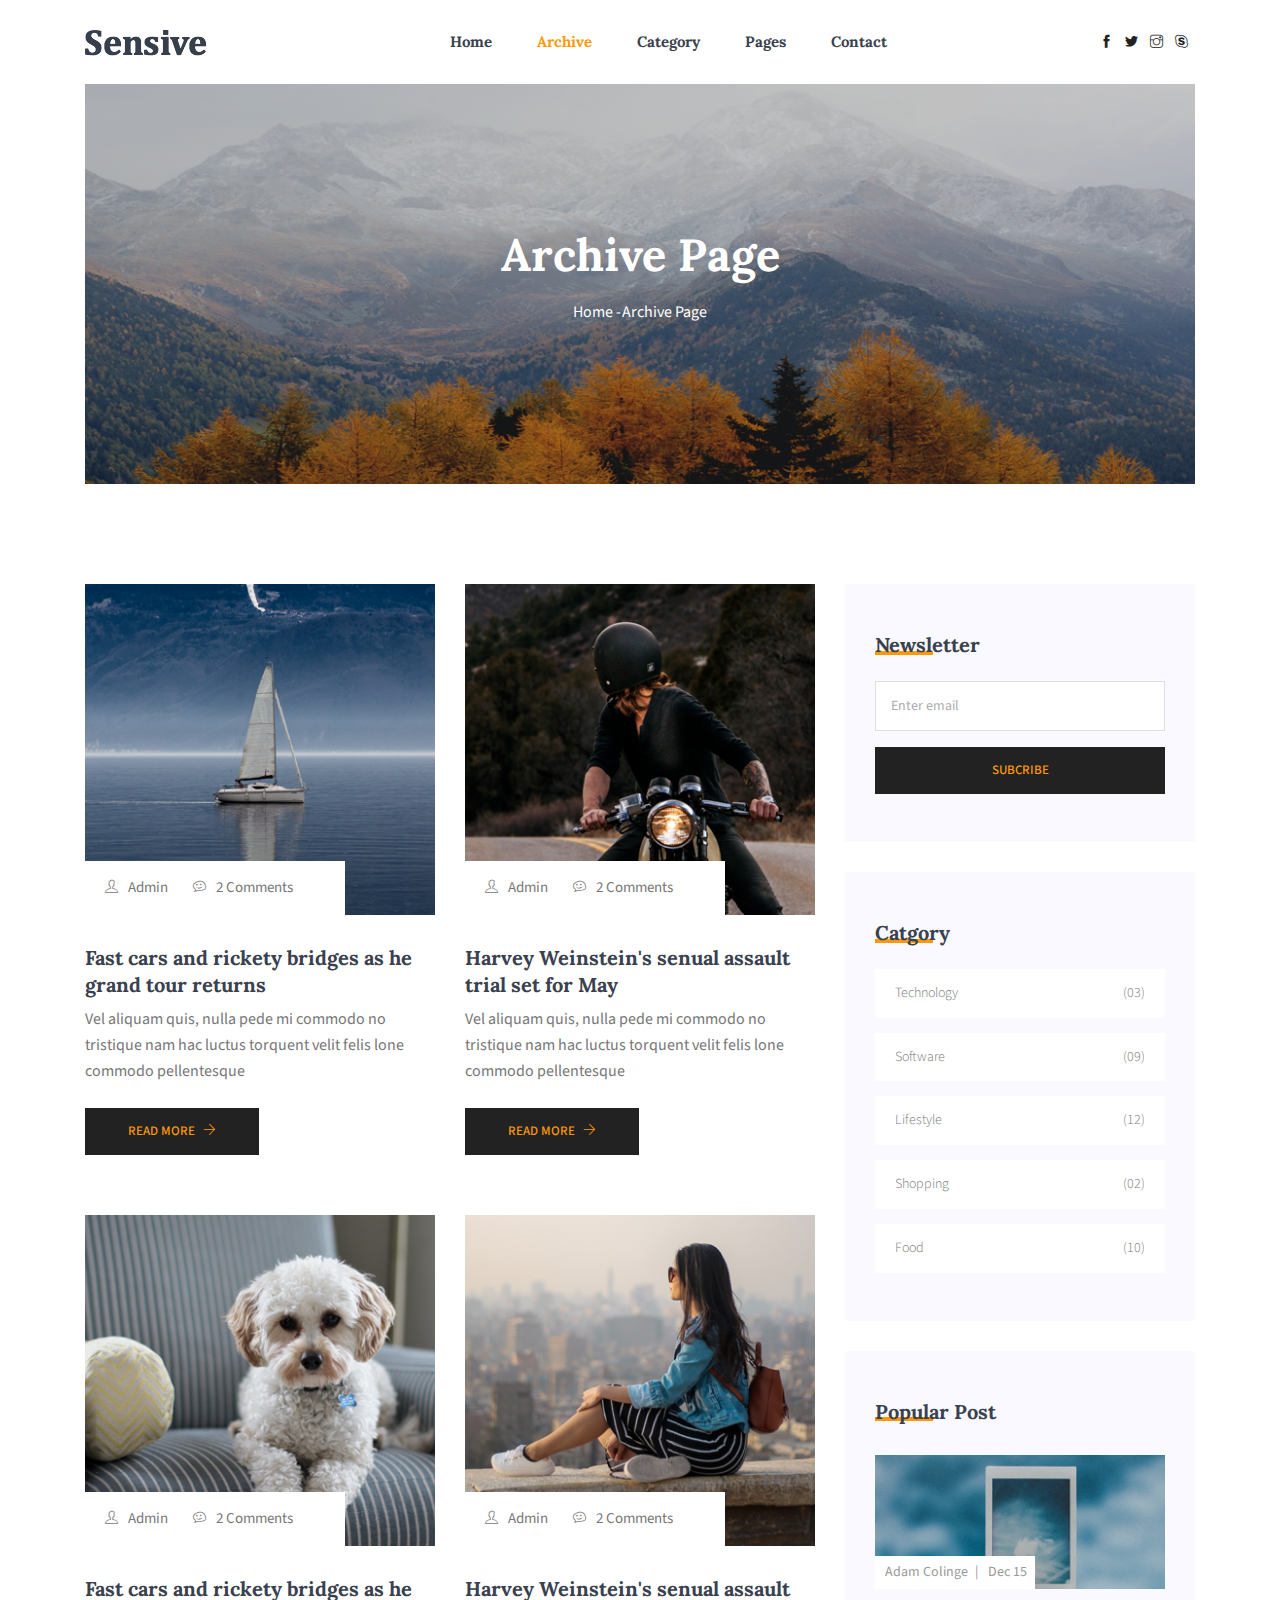
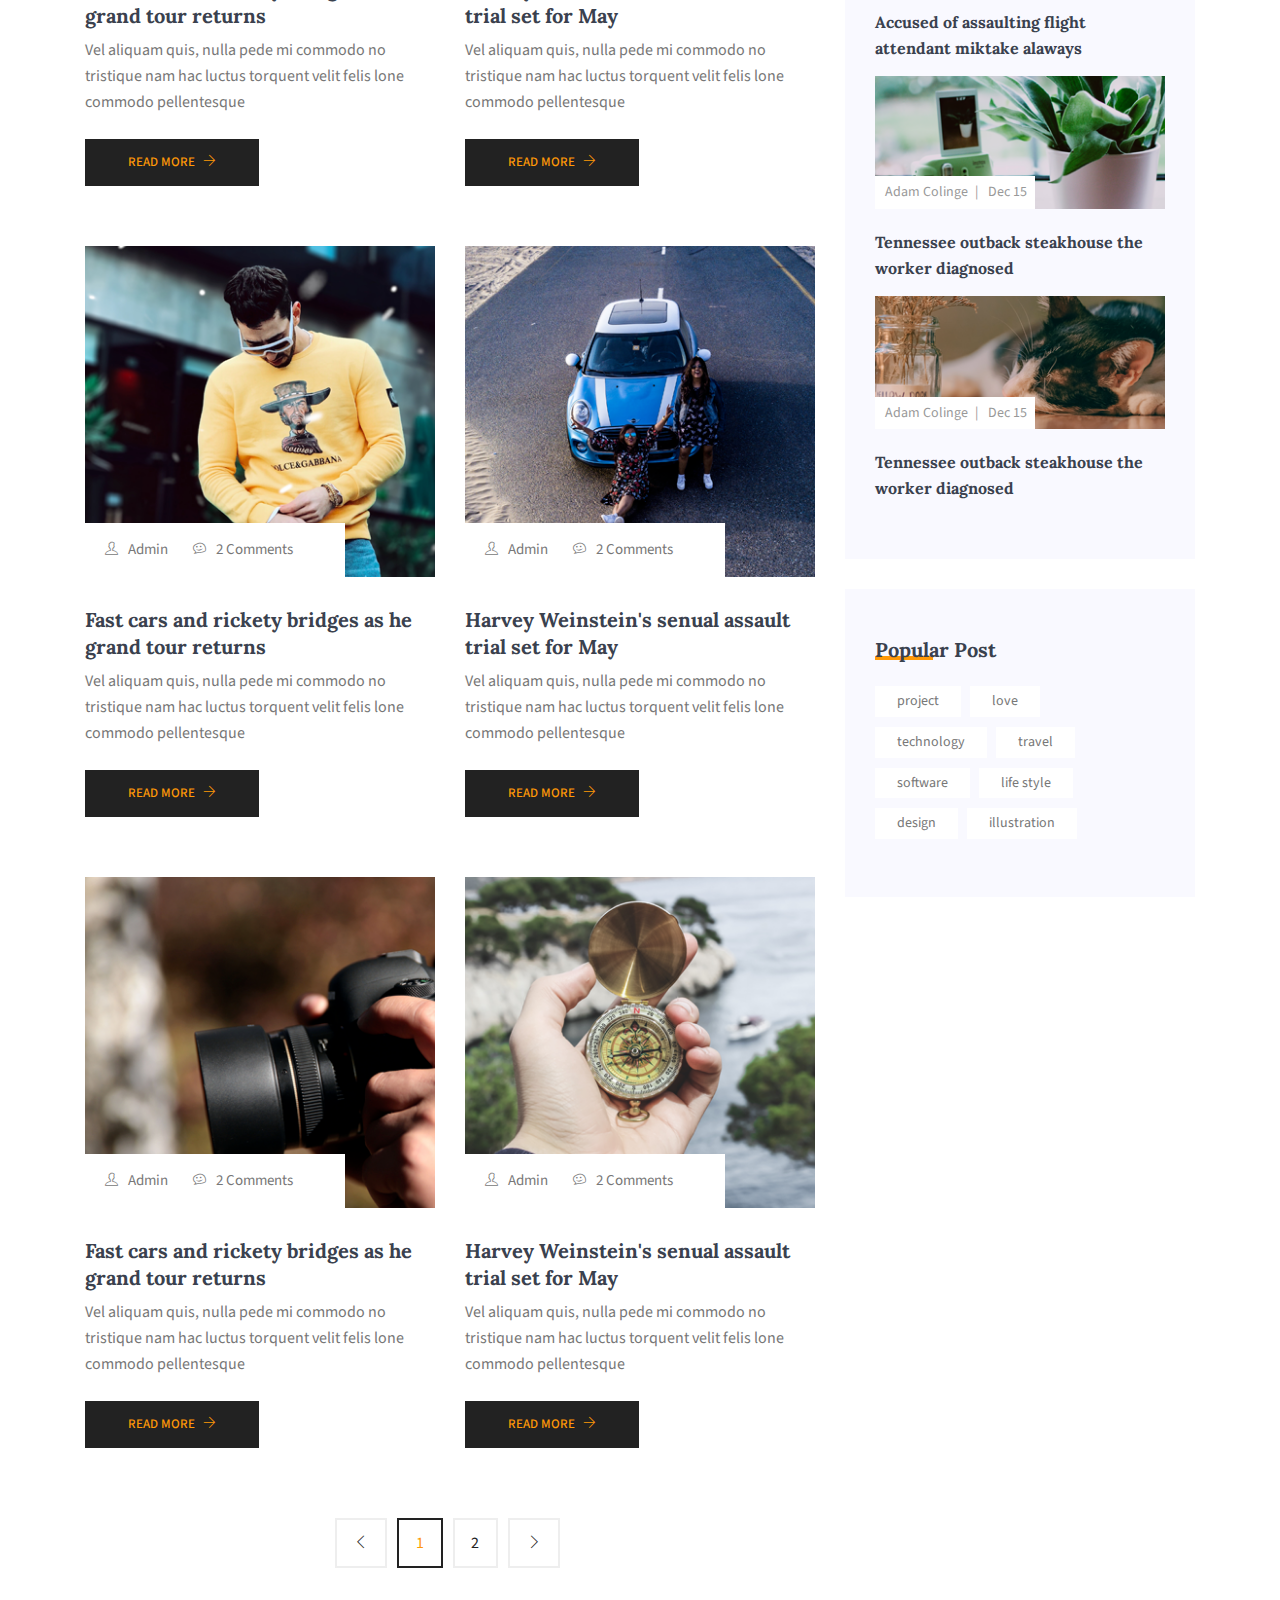
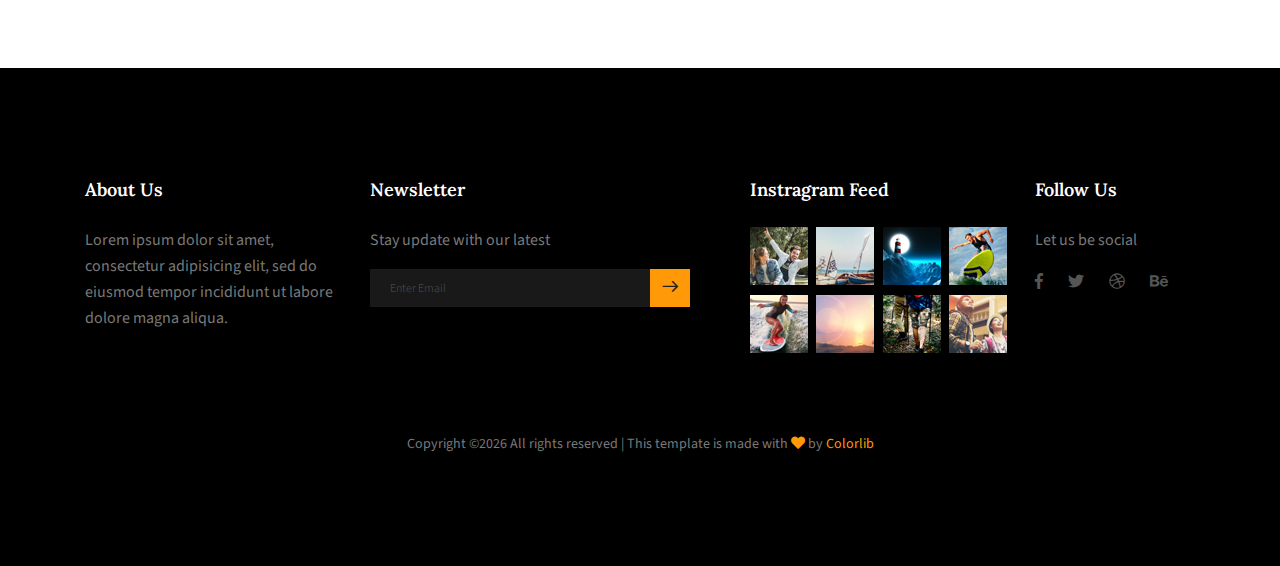
<file: archive.html>
<!DOCTYPE html>
<html lang="en">
<head>
  <meta charset="UTF-8">
  <meta name="viewport" content="width=device-width, initial-scale=1.0">
  <meta http-equiv="X-UA-Compatible" content="ie=edge">
  <title>Remake Barber - Archive</title>
	<link rel="icon" href="img/Fevicon.png" type="image/png">

  <link rel="stylesheet" href="vendors/bootstrap/bootstrap.min.css">
  <link rel="stylesheet" href="vendors/fontawesome/css/all.min.css">
  <link rel="stylesheet" href="vendors/themify-icons/themify-icons.css">
  <link rel="stylesheet" href="vendors/linericon/style.css">
  <link rel="stylesheet" href="vendors/owl-carousel/owl.theme.default.min.css">
  <link rel="stylesheet" href="vendors/owl-carousel/owl.carousel.min.css">

  <link rel="stylesheet" href="css/style.css">
</head>
<body>
  <!--================Header Menu Area =================-->
  <header class="header_area">
    <div class="main_menu">
      <nav class="navbar navbar-expand-lg navbar-light">
        <div class="container box_1620">
          <!-- Brand and toggle get grouped for better mobile display -->
          <a class="navbar-brand logo_h" href="index.html"><img src="img/logo.png" alt=""></a>
          <button class="navbar-toggler" type="button" data-toggle="collapse" data-target="#navbarSupportedContent" aria-controls="navbarSupportedContent" aria-expanded="false" aria-label="Toggle navigation">
            <span class="icon-bar"></span>
            <span class="icon-bar"></span>
            <span class="icon-bar"></span>
          </button>
          <!-- Collect the nav links, forms, and other content for toggling -->
          <div class="collapse navbar-collapse offset" id="navbarSupportedContent">
            <ul class="nav navbar-nav menu_nav justify-content-center">
              <li class="nav-item"><a class="nav-link" href="index.html">Home</a></li> 
              <li class="nav-item active"><a class="nav-link" href="archive.html">Archive</a></li> 
              <li class="nav-item"><a class="nav-link" href="category.html">Category</a>
              <li class="nav-item submenu dropdown">
                <a href="#" class="nav-link dropdown-toggle" data-toggle="dropdown" role="button" aria-haspopup="true"
                  aria-expanded="false">Pages</a>
                <ul class="dropdown-menu">
                  <li class="nav-item"><a class="nav-link" href="blog-details.html">Blog Details</a></li>
                </ul>
              </li>
              <li class="nav-item"><a class="nav-link" href="contact.html">Contact</a></li>
            </ul>
            <ul class="nav navbar-nav navbar-right navbar-social">
              <li><a href="#"><i class="ti-facebook"></i></a></li>
              <li><a href="#"><i class="ti-twitter-alt"></i></a></li>
              <li><a href="#"><i class="ti-instagram"></i></a></li>
              <li><a href="#"><i class="ti-skype"></i></a></li>
            </ul>
          </div> 
        </div>
      </nav>
    </div>
  </header>
  <!--================Header Menu Area =================-->
  
  <!--================ Hero sm Banner start =================-->    
  <section class="mb-30px">
    <div class="container">
      <div class="hero-banner hero-banner--sm">
        <div class="hero-banner__content">
          <h1>Archive Page</h1>
          <nav aria-label="breadcrumb" class="banner-breadcrumb">
            <ol class="breadcrumb">
              <li class="breadcrumb-item"><a href="#">Home</a></li>
              <li class="breadcrumb-item active" aria-current="page">Archive Page</li>
            </ol>
          </nav>
        </div>
      </div>
    </div>
  </section>
  <!--================ Hero sm Banner end =================-->    

  

  <!--================ Start Blog Post Area =================-->
  <section class="blog-post-area section-margin">
    <div class="container">
      <div class="row">
        <div class="col-lg-8">
          <div class="row">
            <div class="col-md-6">
              <div class="single-recent-blog-post card-view">
                <div class="thumb">
                  <img class="card-img rounded-0" src="img/blog/thumb/thumb-card1.png" alt="">
                  <ul class="thumb-info">
                    <li><a href="#"><i class="ti-user"></i>Admin</a></li>
                    <li><a href="#"><i class="ti-themify-favicon"></i>2 Comments</a></li>
                  </ul>
                </div>
                <div class="details mt-20">
                  <a href="blog-single.html">
                    <h3>Fast cars and rickety bridges as 
                        he grand tour returns</h3>
                  </a>
                  <p>Vel aliquam quis, nulla pede mi commodo no tristique nam hac luctus torquent velit felis lone commodo pellentesque</p>
                  <a class="button" href="#">Read More <i class="ti-arrow-right"></i></a>
                </div>
              </div>
            </div>
            <div class="col-md-6">
              <div class="single-recent-blog-post card-view">
                <div class="thumb">
                  <img class="card-img rounded-0" src="img/blog/thumb/thumb-card2.png" alt="">
                  <ul class="thumb-info">
                    <li><a href="#"><i class="ti-user"></i>Admin</a></li>
                    <li><a href="#"><i class="ti-themify-favicon"></i>2 Comments</a></li>
                  </ul>
                </div>
                <div class="details mt-20">
                  <a href="blog-single.html">
                    <h3>Harvey Weinstein's senual assault
                        trial set for May</h3>
                  </a>
                  <p>Vel aliquam quis, nulla pede mi commodo no tristique nam hac luctus torquent velit felis lone commodo pellentesque</p>
                  <a class="button" href="#">Read More <i class="ti-arrow-right"></i></a>
                </div>
              </div>
            </div>
            <div class="col-md-6">
              <div class="single-recent-blog-post card-view">
                <div class="thumb">
                  <img class="card-img rounded-0" src="img/blog/thumb/thumb-card3.png" alt="">
                  <ul class="thumb-info">
                    <li><a href="#"><i class="ti-user"></i>Admin</a></li>
                    <li><a href="#"><i class="ti-themify-favicon"></i>2 Comments</a></li>
                  </ul>
                </div>
                <div class="details mt-20">
                  <a href="blog-single.html">
                    <h3>Fast cars and rickety bridges as 
                        he grand tour returns</h3>
                  </a>
                  <p>Vel aliquam quis, nulla pede mi commodo no tristique nam hac luctus torquent velit felis lone commodo pellentesque</p>
                  <a class="button" href="#">Read More <i class="ti-arrow-right"></i></a>
                </div>
              </div>
            </div>
            <div class="col-md-6">
              <div class="single-recent-blog-post card-view">
                <div class="thumb">
                  <img class="card-img rounded-0" src="img/blog/thumb/thumb-card4.png" alt="">
                  <ul class="thumb-info">
                    <li><a href="#"><i class="ti-user"></i>Admin</a></li>
                    <li><a href="#"><i class="ti-themify-favicon"></i>2 Comments</a></li>
                  </ul>
                </div>
                <div class="details mt-20">
                  <a href="blog-single.html">
                    <h3>Harvey Weinstein's senual assault
                        trial set for May</h3>
                  </a>
                  <p>Vel aliquam quis, nulla pede mi commodo no tristique nam hac luctus torquent velit felis lone commodo pellentesque</p>
                  <a class="button" href="#">Read More <i class="ti-arrow-right"></i></a>
                </div>
              </div>
            </div>
            <div class="col-md-6">
              <div class="single-recent-blog-post card-view">
                <div class="thumb">
                  <img class="card-img rounded-0" src="img/blog/thumb/thumb-card5.png" alt="">
                  <ul class="thumb-info">
                    <li><a href="#"><i class="ti-user"></i>Admin</a></li>
                    <li><a href="#"><i class="ti-themify-favicon"></i>2 Comments</a></li>
                  </ul>
                </div>
                <div class="details mt-20">
                  <a href="blog-single.html">
                    <h3>Fast cars and rickety bridges as 
                        he grand tour returns</h3>
                  </a>
                  <p>Vel aliquam quis, nulla pede mi commodo no tristique nam hac luctus torquent velit felis lone commodo pellentesque</p>
                  <a class="button" href="#">Read More <i class="ti-arrow-right"></i></a>
                </div>
              </div>
            </div>
            <div class="col-md-6">
              <div class="single-recent-blog-post card-view">
                <div class="thumb">
                  <img class="card-img rounded-0" src="img/blog/thumb/thumb-card6.png" alt="">
                  <ul class="thumb-info">
                    <li><a href="#"><i class="ti-user"></i>Admin</a></li>
                    <li><a href="#"><i class="ti-themify-favicon"></i>2 Comments</a></li>
                  </ul>
                </div>
                <div class="details mt-20">
                  <a href="blog-single.html">
                    <h3>Harvey Weinstein's senual assault
                        trial set for May</h3>
                  </a>
                  <p>Vel aliquam quis, nulla pede mi commodo no tristique nam hac luctus torquent velit felis lone commodo pellentesque</p>
                  <a class="button" href="#">Read More <i class="ti-arrow-right"></i></a>
                </div>
              </div>
            </div>
            <div class="col-md-6">
              <div class="single-recent-blog-post card-view">
                <div class="thumb">
                  <img class="card-img rounded-0" src="img/blog/thumb/thumb-card7.png" alt="">
                  <ul class="thumb-info">
                    <li><a href="#"><i class="ti-user"></i>Admin</a></li>
                    <li><a href="#"><i class="ti-themify-favicon"></i>2 Comments</a></li>
                  </ul>
                </div>
                <div class="details mt-20">
                  <a href="blog-single.html">
                    <h3>Fast cars and rickety bridges as 
                        he grand tour returns</h3>
                  </a>
                  <p>Vel aliquam quis, nulla pede mi commodo no tristique nam hac luctus torquent velit felis lone commodo pellentesque</p>
                  <a class="button" href="#">Read More <i class="ti-arrow-right"></i></a>
                </div>
              </div>
            </div>
            <div class="col-md-6">
              <div class="single-recent-blog-post card-view">
                <div class="thumb">
                  <img class="card-img rounded-0" src="img/blog/thumb/thumb-card8.png" alt="">
                  <ul class="thumb-info">
                    <li><a href="#"><i class="ti-user"></i>Admin</a></li>
                    <li><a href="#"><i class="ti-themify-favicon"></i>2 Comments</a></li>
                  </ul>
                </div>
                <div class="details mt-20">
                  <a href="blog-single.html">
                    <h3>Harvey Weinstein's senual assault
                        trial set for May</h3>
                  </a>
                  <p>Vel aliquam quis, nulla pede mi commodo no tristique nam hac luctus torquent velit felis lone commodo pellentesque</p>
                  <a class="button" href="#">Read More <i class="ti-arrow-right"></i></a>
                </div>
              </div>
            </div>
          </div>

          <!-- <div class="single-recent-blog-post">
            <div class="thumb">
              <img class="img-fluid" src="img/blog/blog2.png" alt="">
              <ul class="thumb-info">
                <li><a href="#"><i class="ti-user"></i>Admin</a></li>
                <li><a href="#"><i class="ti-notepad"></i>January 12,2019</a></li>
                <li><a href="#"><i class="ti-themify-favicon"></i>2 Comments</a></li>
              </ul>
            </div>
            <div class="details mt-20">
              <a href="blog-single.html">
                <h3>Woman claims husband wants to name baby girl
                  after his ex-lover sparking.</h3>
              </a>
              <p class="tag-list-inline">Tag: <a href="#">travel</a>, <a href="#">life style</a>, <a href="#">technology</a>, <a href="#">fashion</a></p>
              <p>Over yielding doesn't so moved green saw meat hath fish he him from given yielding lesser cattle were fruitful lights. Given let have, lesser their made him above gathered dominion sixth. Creeping deep said can't called second. Air created seed heaven sixth created living</p>
              <a class="button" href="#">Read More <i class="ti-arrow-right"></i></a>
            </div>
          </div>

          <div class="single-recent-blog-post">
            <div class="thumb">
              <img class="img-fluid" src="img/blog/blog3.png" alt="">
              <ul class="thumb-info">
                <li><a href="#"><i class="ti-user"></i>Admin</a></li>
                <li><a href="#"><i class="ti-notepad"></i>January 12,2019</a></li>
                <li><a href="#"><i class="ti-themify-favicon"></i>2 Comments</a></li>
              </ul>
            </div>
            <div class="details mt-20">
              <a href="blog-single.html">
                <h3>Tourist deaths in Costa Rica jeopardize safe dest
                  ination reputation all time. </h3>
              </a>
              <p class="tag-list-inline">Tag: <a href="#">travel</a>, <a href="#">life style</a>, <a href="#">technology</a>, <a href="#">fashion</a></p>
              <p>Over yielding doesn't so moved green saw meat hath fish he him from given yielding lesser cattle were fruitful lights. Given let have, lesser their made him above gathered dominion sixth. Creeping deep said can't called second. Air created seed heaven sixth created living</p>
              <a class="button" href="#">Read More <i class="ti-arrow-right"></i></a>
            </div>
          </div>

          <div class="single-recent-blog-post">
            <div class="thumb">
              <img class="img-fluid" src="img/blog/blog4.png" alt="">
              <ul class="thumb-info">
                <li><a href="#"><i class="ti-user"></i>Admin</a></li>
                <li><a href="#"><i class="ti-notepad"></i>January 12,2019</a></li>
                <li><a href="#"><i class="ti-themify-favicon"></i>2 Comments</a></li>
              </ul>
            </div>
            <div class="details mt-20">
              <a href="blog-single.html">
                <h3>Tourist deaths in Costa Rica jeopardize safe dest
                  ination reputation all time.  </h3>
              </a>
              <p class="tag-list-inline">Tag: <a href="#">travel</a>, <a href="#">life style</a>, <a href="#">technology</a>, <a href="#">fashion</a></p>
              <p>Over yielding doesn't so moved green saw meat hath fish he him from given yielding lesser cattle were fruitful lights. Given let have, lesser their made him above gathered dominion sixth. Creeping deep said can't called second. Air created seed heaven sixth created living</p>
              <a class="button" href="#">Read More <i class="ti-arrow-right"></i></a>
            </div>
          </div> -->

          

          <div class="row">
            <div class="col-lg-12">
                <nav class="blog-pagination justify-content-center d-flex">
                    <ul class="pagination">
                        <li class="page-item">
                            <a href="#" class="page-link" aria-label="Previous">
                                <span aria-hidden="true">
                                    <i class="ti-angle-left"></i>
                                </span>
                            </a>
                        </li>
                        <li class="page-item active"><a href="#" class="page-link">1</a></li>
                        <li class="page-item"><a href="#" class="page-link">2</a></li>
                        <li class="page-item">
                            <a href="#" class="page-link" aria-label="Next">
                                <span aria-hidden="true">
                                    <i class="ti-angle-right"></i>
                                </span>
                            </a>
                        </li>
                    </ul>
                </nav>
            </div>
          </div>
        </div>

        <!-- Start Blog Post Siddebar -->
        <div class="col-lg-4 sidebar-widgets">
            <div class="widget-wrap">
              <div class="single-sidebar-widget newsletter-widget">
                <h4 class="single-sidebar-widget__title">Newsletter</h4>
                <div class="form-group mt-30">
                  <div class="col-autos">
                    <input type="text" class="form-control" id="inlineFormInputGroup" placeholder="Enter email" onfocus="this.placeholder = ''"
                      onblur="this.placeholder = 'Enter email'">
                  </div>
                </div>
                <button class="bbtns d-block mt-20 w-100">Subcribe</button>
              </div>


              <div class="single-sidebar-widget post-category-widget">
                <h4 class="single-sidebar-widget__title">Catgory</h4>
                <ul class="cat-list mt-20">
                  <li>
                    <a href="#" class="d-flex justify-content-between">
                      <p>Technology</p>
                      <p>(03)</p>
                    </a>
                  </li>
                  <li>
                    <a href="#" class="d-flex justify-content-between">
                      <p>Software</p>
                      <p>(09)</p>
                    </a>
                  </li>
                  <li>
                    <a href="#" class="d-flex justify-content-between">
                      <p>Lifestyle</p>
                      <p>(12)</p>
                    </a>
                  </li>
                  <li>
                    <a href="#" class="d-flex justify-content-between">
                      <p>Shopping</p>
                      <p>(02)</p>
                    </a>
                  </li>
                  <li>
                    <a href="#" class="d-flex justify-content-between">
                      <p>Food</p>
                      <p>(10)</p>
                    </a>
                  </li>
                </ul>
              </div>

              <div class="single-sidebar-widget popular-post-widget">
                <h4 class="single-sidebar-widget__title">Popular Post</h4>
                <div class="popular-post-list">
                  <div class="single-post-list">
                    <div class="thumb">
                      <img class="card-img rounded-0" src="img/blog/thumb/thumb1.png" alt="">
                      <ul class="thumb-info">
                        <li><a href="#">Adam Colinge</a></li>
                        <li><a href="#">Dec 15</a></li>
                      </ul>
                    </div>
                    <div class="details mt-20">
                      <a href="blog-single.html">
                        <h6>Accused of assaulting flight attendant miktake alaways</h6>
                      </a>
                    </div>
                  </div>
                  <div class="single-post-list">
                    <div class="thumb">
                      <img class="card-img rounded-0" src="img/blog/thumb/thumb2.png" alt="">
                      <ul class="thumb-info">
                        <li><a href="#">Adam Colinge</a></li>
                        <li><a href="#">Dec 15</a></li>
                      </ul>
                    </div>
                    <div class="details mt-20">
                      <a href="blog-single.html">
                        <h6>Tennessee outback steakhouse the
                          worker diagnosed</h6>
                      </a>
                    </div>
                  </div>
                  <div class="single-post-list">
                    <div class="thumb">
                      <img class="card-img rounded-0" src="img/blog/thumb/thumb3.png" alt="">
                      <ul class="thumb-info">
                        <li><a href="#">Adam Colinge</a></li>
                        <li><a href="#">Dec 15</a></li>
                      </ul>
                    </div>
                    <div class="details mt-20">
                      <a href="blog-single.html">
                        <h6>Tennessee outback steakhouse the
                          worker diagnosed</h6>
                      </a>
                    </div>
                  </div>
                </div>
              </div>

                <div class="single-sidebar-widget tag_cloud_widget">
                  <h4 class="single-sidebar-widget__title">Popular Post</h4>
                  <ul class="list">
                    <li>
                        <a href="#">project</a>
                    </li>
                    <li>
                        <a href="#">love</a>
                    </li>
                    <li>
                        <a href="#">technology</a>
                    </li>
                    <li>
                        <a href="#">travel</a>
                    </li>
                    <li>
                        <a href="#">software</a>
                    </li>
                    <li>
                        <a href="#">life style</a>
                    </li>
                    <li>
                        <a href="#">design</a>
                    </li>
                    <li>
                        <a href="#">illustration</a>
                    </li>
                  </ul>
                </div>
              </div>
            </div>
          </div>
        <!-- End Blog Post Siddebar -->
      </div>
  </section>
  <!--================ End Blog Post Area =================-->

  <!--================ Start Footer Area =================-->
  <footer class="footer-area section-padding">
    <div class="container">
      <div class="row">
        <div class="col-lg-3  col-md-6 col-sm-6">
          <div class="single-footer-widget">
            <h6>About Us</h6>
            <p>
              Lorem ipsum dolor sit amet, consectetur adipisicing elit, sed do eiusmod tempor incididunt ut labore dolore
              magna aliqua.
            </p>
          </div>
        </div>
        <div class="col-lg-4  col-md-6 col-sm-6">
          <div class="single-footer-widget">
            <h6>Newsletter</h6>
            <p>Stay update with our latest</p>
            <div class="" id="mc_embed_signup">

              <form target="_blank" novalidate="true" action="https://spondonit.us12.list-manage.com/subscribe/post?u=1462626880ade1ac87bd9c93a&amp;id=92a4423d01"
                method="get" class="form-inline">

                <div class="d-flex flex-row">

                  <input class="form-control" name="EMAIL" placeholder="Enter Email" onfocus="this.placeholder = ''" onblur="this.placeholder = 'Enter Email '"
                    required="" type="email">


                  <button class="click-btn btn btn-default"><span class="lnr lnr-arrow-right"></span></button>
                  <div style="position: absolute; left: -5000px;">
                    <input name="b_36c4fd991d266f23781ded980_aefe40901a" tabindex="-1" value="" type="text">
                  </div>

                  <!-- <div class="col-lg-4 col-md-4">
                        <button class="bb-btn btn"><span class="lnr lnr-arrow-right"></span></button>
                      </div>  -->
                </div>
                <div class="info"></div>
              </form>
            </div>
          </div>
        </div>
        <div class="col-lg-3  col-md-6 col-sm-6">
          <div class="single-footer-widget mail-chimp">
            <h6 class="mb-20">Instragram Feed</h6>
            <ul class="instafeed d-flex flex-wrap">
              <li><img src="img/instagram/i1.jpg" alt=""></li>
              <li><img src="img/instagram/i2.jpg" alt=""></li>
              <li><img src="img/instagram/i3.jpg" alt=""></li>
              <li><img src="img/instagram/i4.jpg" alt=""></li>
              <li><img src="img/instagram/i5.jpg" alt=""></li>
              <li><img src="img/instagram/i6.jpg" alt=""></li>
              <li><img src="img/instagram/i7.jpg" alt=""></li>
              <li><img src="img/instagram/i8.jpg" alt=""></li>
            </ul>
          </div>
        </div>
        <div class="col-lg-2 col-md-6 col-sm-6">
          <div class="single-footer-widget">
            <h6>Follow Us</h6>
            <p>Let us be social</p>
            <div class="footer-social d-flex align-items-center">
              <a href="#">
                <i class="fab fa-facebook-f"></i>
              </a>
              <a href="#">
                <i class="fab fa-twitter"></i>
              </a>
              <a href="#">
                <i class="fab fa-dribbble"></i>
              </a>
              <a href="#">
                <i class="fab fa-behance"></i>
              </a>
            </div>
          </div>
        </div>
      </div>
      <div class="footer-bottom d-flex justify-content-center align-items-center flex-wrap">
        <p class="footer-text m-0"><!-- Link back to Colorlib can't be removed. Template is licensed under CC BY 3.0. -->
Copyright &copy;<script>document.write(new Date().getFullYear());</script> All rights reserved | This template is made with <i class="fa fa-heart" aria-hidden="true"></i> by <a href="https://colorlib.com" target="_blank">Colorlib</a>
<!-- Link back to Colorlib can't be removed. Template is licensed under CC BY 3.0. --></p>
      </div>
    </div>
  </footer>
  <!--================ End Footer Area =================-->

  <script src="vendors/jquery/jquery-3.2.1.min.js"></script>
  <script src="vendors/bootstrap/bootstrap.bundle.min.js"></script>
  <script src="vendors/owl-carousel/owl.carousel.min.js"></script>
  <script src="js/jquery.ajaxchimp.min.js"></script>
  <script src="js/mail-script.js"></script>
  <script src="js/main.js"></script>
</body>
</html>
</file>
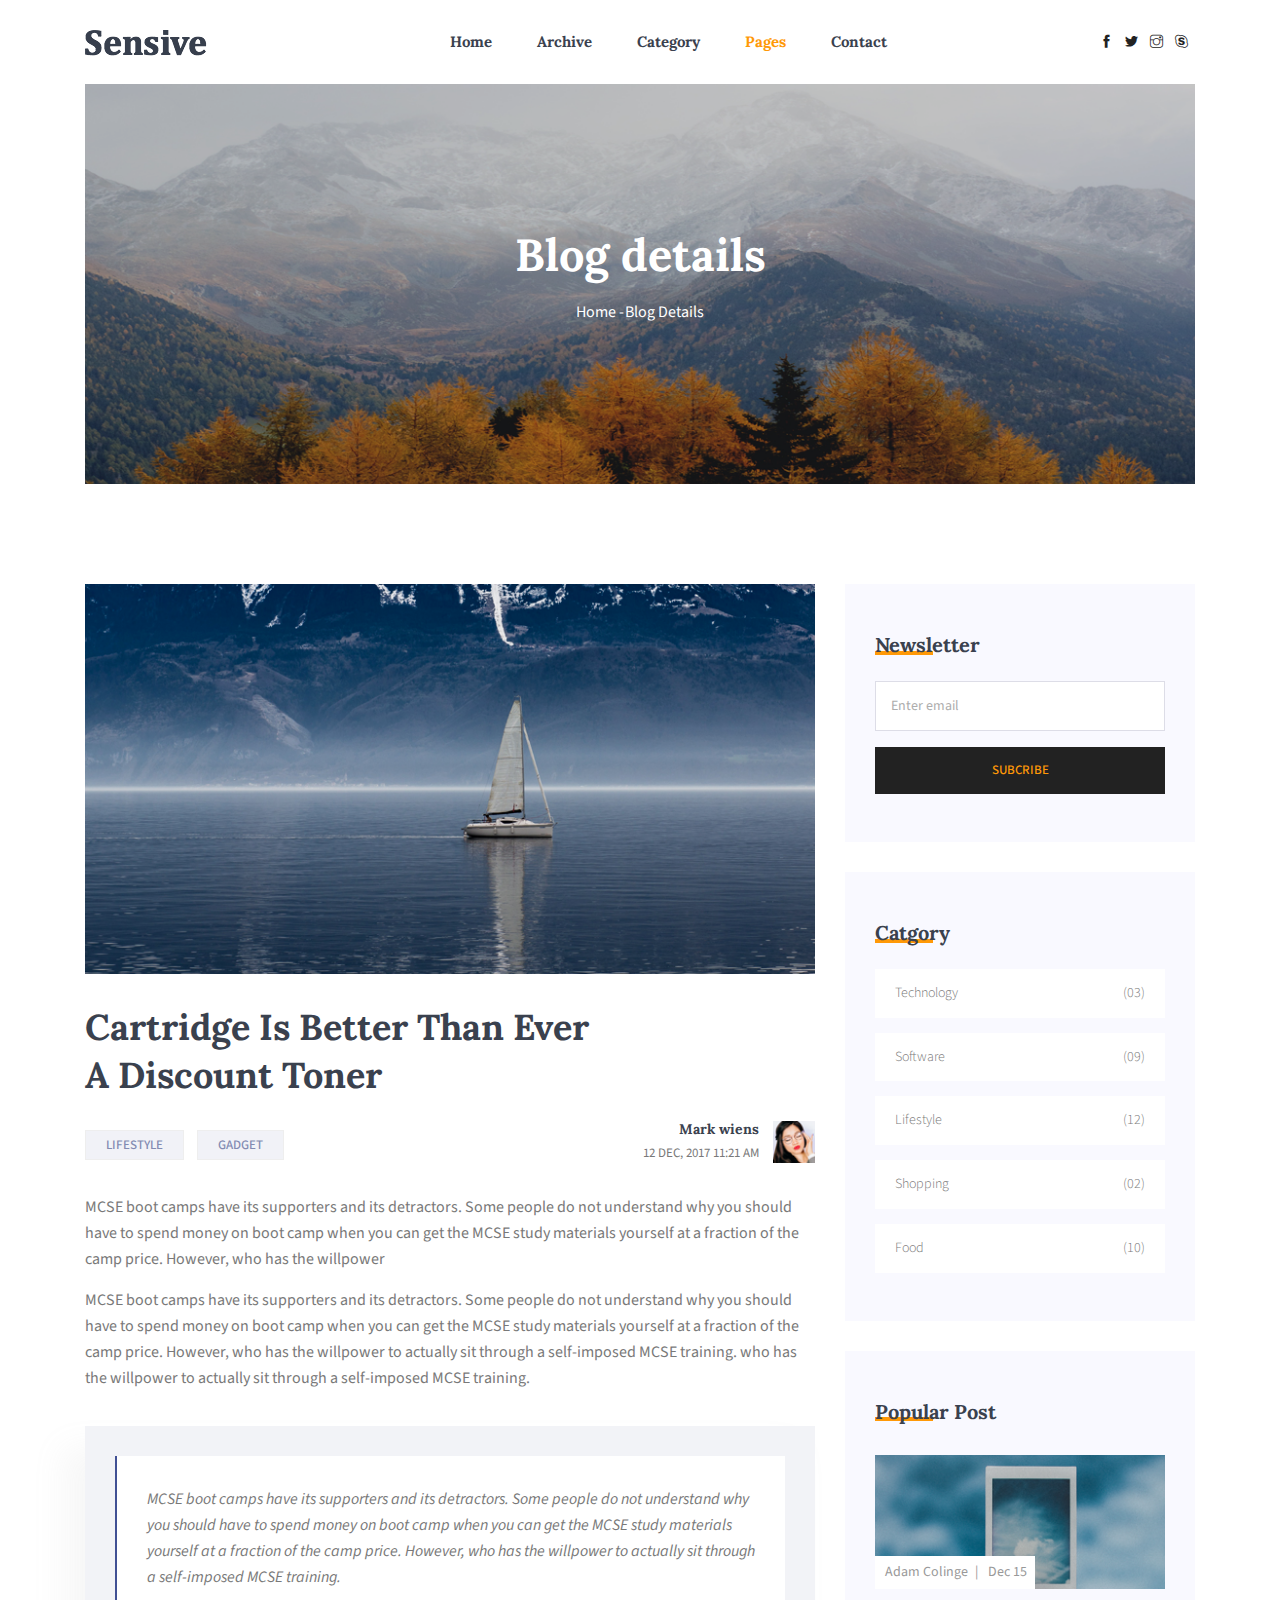
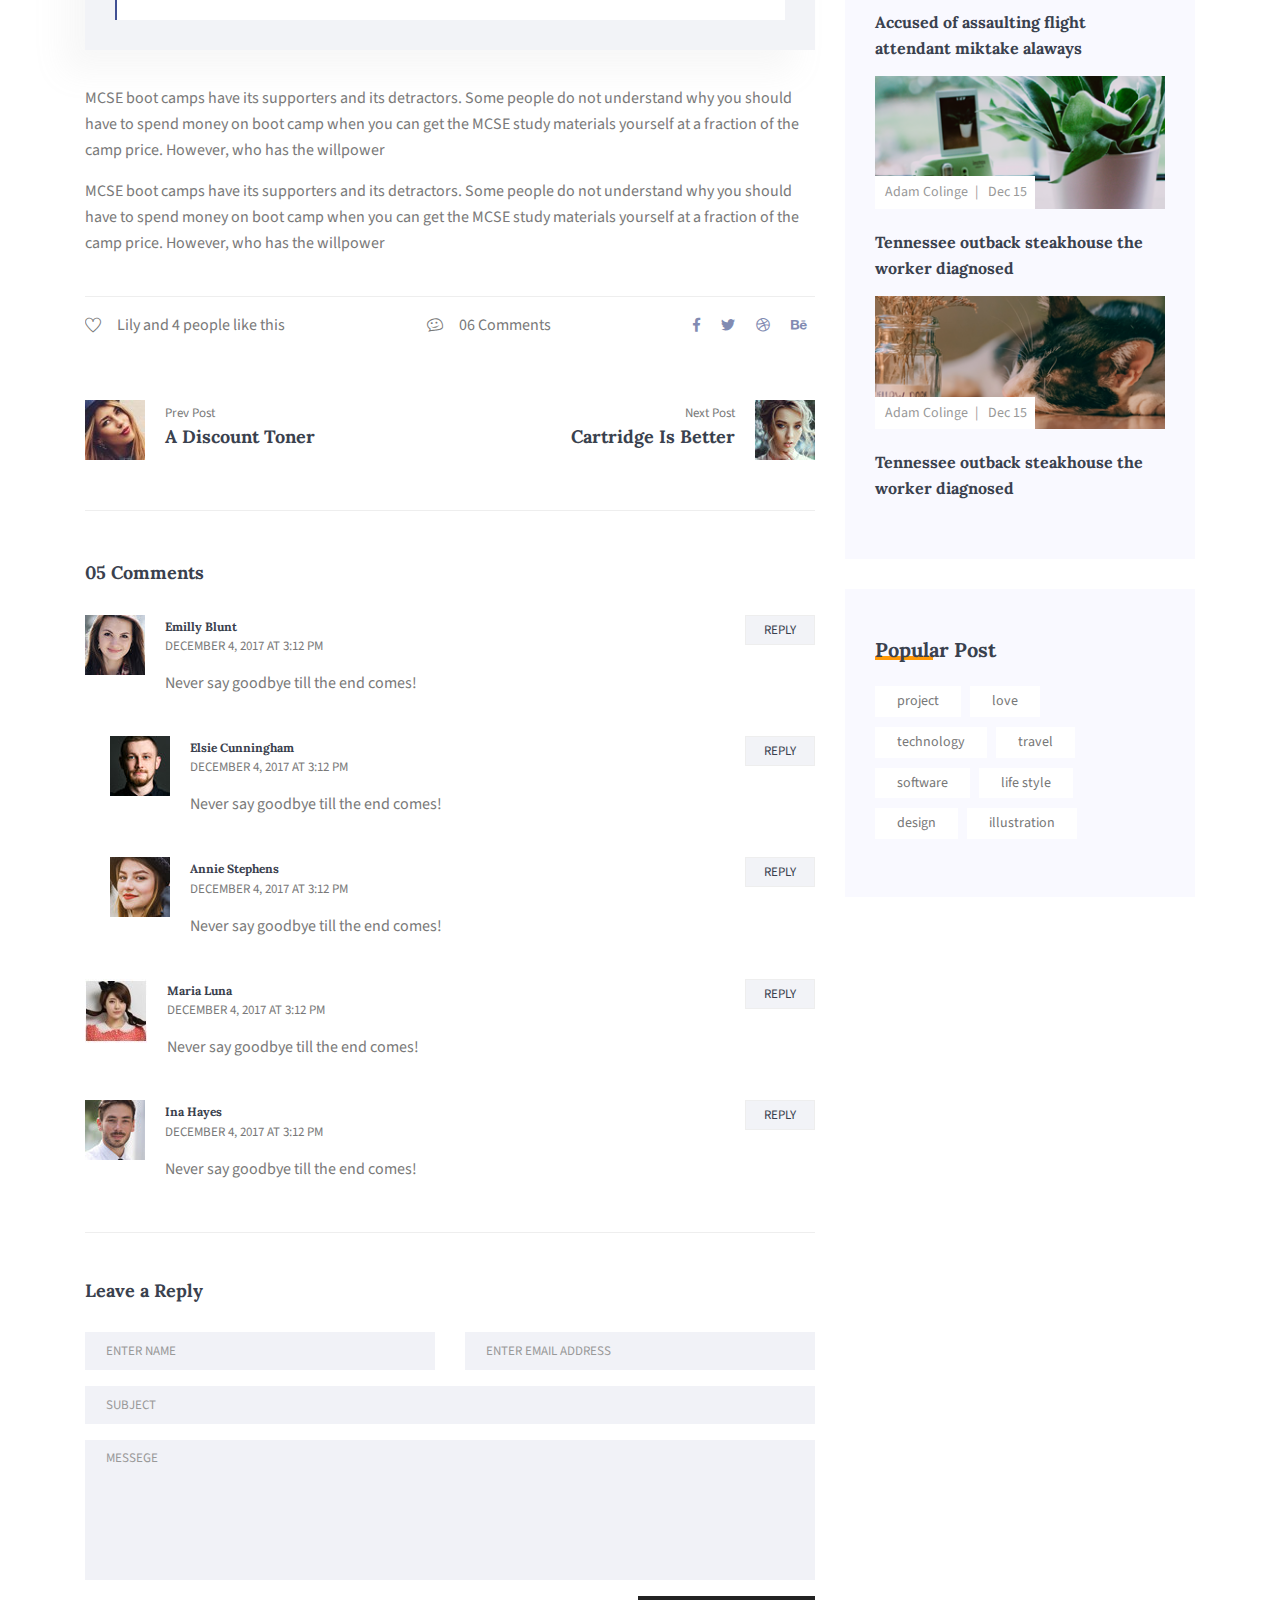
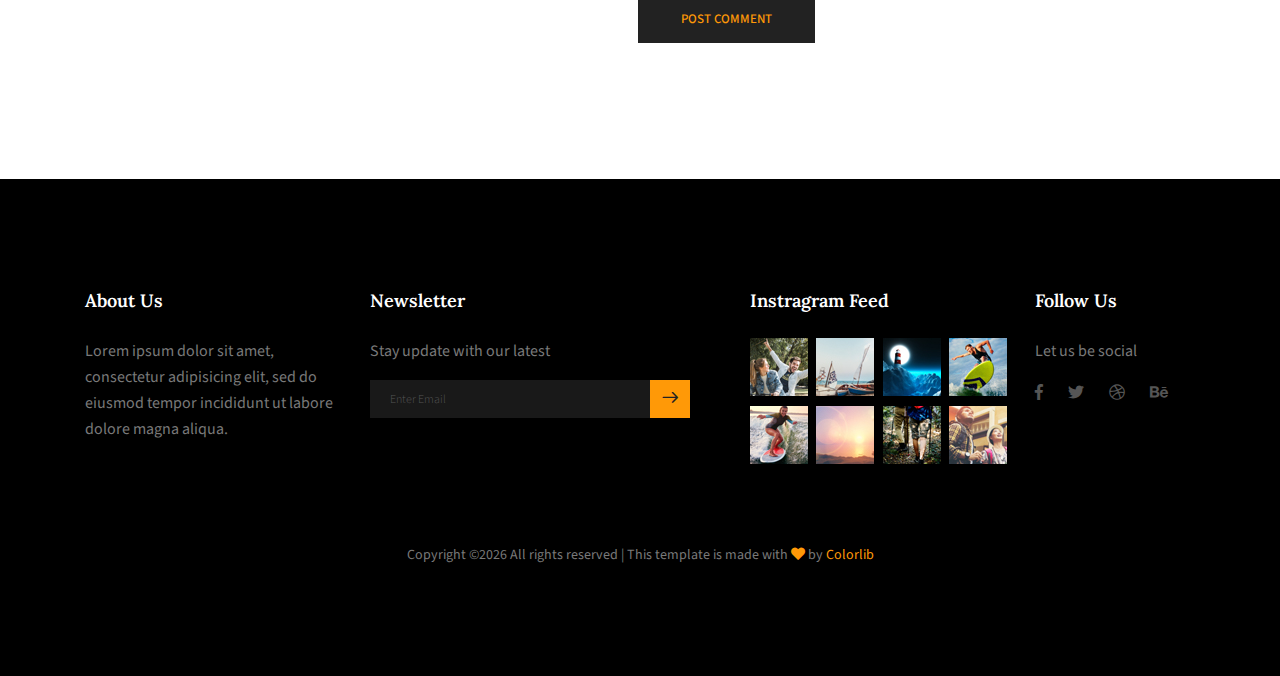
<file: blog-details.html>
<!DOCTYPE html>
<html lang="en">
<head>
  <meta charset="UTF-8">
  <meta name="viewport" content="width=device-width, initial-scale=1.0">
  <meta http-equiv="X-UA-Compatible" content="ie=edge">
  <title>Remake Barber - Blog Details</title>
	<link rel="icon" href="img/Fevicon.png" type="image/png">

  <link rel="stylesheet" href="vendors/bootstrap/bootstrap.min.css">
  <link rel="stylesheet" href="vendors/fontawesome/css/all.min.css">
  <link rel="stylesheet" href="vendors/themify-icons/themify-icons.css">
  <link rel="stylesheet" href="vendors/linericon/style.css">
  <link rel="stylesheet" href="vendors/owl-carousel/owl.theme.default.min.css">
  <link rel="stylesheet" href="vendors/owl-carousel/owl.carousel.min.css">

  <link rel="stylesheet" href="css/style.css">
</head>
<body>
  <!--================Header Menu Area =================-->
  <header class="header_area">
    <div class="main_menu">
      <nav class="navbar navbar-expand-lg navbar-light">
        <div class="container box_1620">
          <!-- Brand and toggle get grouped for better mobile display -->
          <a class="navbar-brand logo_h" href="index.html"><img src="img/logo.png" alt=""></a>
          <button class="navbar-toggler" type="button" data-toggle="collapse" data-target="#navbarSupportedContent" aria-controls="navbarSupportedContent" aria-expanded="false" aria-label="Toggle navigation">
            <span class="icon-bar"></span>
            <span class="icon-bar"></span>
            <span class="icon-bar"></span>
          </button>
          <!-- Collect the nav links, forms, and other content for toggling -->
          <div class="collapse navbar-collapse offset" id="navbarSupportedContent">
            <ul class="nav navbar-nav menu_nav justify-content-center">
              <li class="nav-item"><a class="nav-link" href="index.html">Home</a></li> 
              <li class="nav-item"><a class="nav-link" href="archive.html">Archive</a></li> 
              <li class="nav-item"><a class="nav-link" href="category.html">Category</a>
              <li class="nav-item active submenu dropdown">
                <a href="#" class="nav-link dropdown-toggle" data-toggle="dropdown" role="button" aria-haspopup="true"
                  aria-expanded="false">Pages</a>
                <ul class="dropdown-menu">
                  <li class="nav-item active"><a class="nav-link" href="blog-details.html">Blog Details</a></li>
                </ul>
              </li>
              <li class="nav-item"><a class="nav-link" href="contact.html">Contact</a></li>
            </ul>
            <ul class="nav navbar-nav navbar-right navbar-social">
              <li><a href="#"><i class="ti-facebook"></i></a></li>
              <li><a href="#"><i class="ti-twitter-alt"></i></a></li>
              <li><a href="#"><i class="ti-instagram"></i></a></li>
              <li><a href="#"><i class="ti-skype"></i></a></li>
            </ul>
          </div> 
        </div>
      </nav>
    </div>
  </header>
  <!--================Header Menu Area =================-->
  
  <!--================ Hero sm Banner start =================-->      
  <section class="mb-30px">
    <div class="container">
      <div class="hero-banner hero-banner--sm">
        <div class="hero-banner__content">
          <h1>Blog details</h1>
          <nav aria-label="breadcrumb" class="banner-breadcrumb">
            <ol class="breadcrumb">
              <li class="breadcrumb-item"><a href="#">Home</a></li>
              <li class="breadcrumb-item active" aria-current="page">Blog Details</li>
            </ol>
          </nav>
        </div>
      </div>
    </div>
  </section>
  <!--================ Hero sm Banner end =================-->    


  

  <!--================ Start Blog Post Area =================-->
  <section class="blog-post-area section-margin">
    <div class="container">
      <div class="row">
        <div class="col-lg-8">
            <div class="main_blog_details">
                <img class="img-fluid" src="img/blog/blog4.png" alt="">
                <a href="#"><h4>Cartridge Is Better Than Ever <br /> A Discount Toner</h4></a>
                <div class="user_details">
                  <div class="float-left">
                    <a href="#">Lifestyle</a>
                    <a href="#">Gadget</a>
                  </div>
                  <div class="float-right mt-sm-0 mt-3">
                    <div class="media">
                      <div class="media-body">
                        <h5>Mark wiens</h5>
                        <p>12 Dec, 2017 11:21 am</p>
                      </div>
                      <div class="d-flex">
                        <img width="42" height="42" src="img/blog/user-img.png" alt="">
                      </div>
                    </div>
                  </div>
                </div>
                <p>MCSE boot camps have its supporters and its detractors. Some people do not understand why you should have to spend money on boot camp when you can get the MCSE study materials yourself at a fraction of the camp price. However, who has the willpower</p>
                <p>MCSE boot camps have its supporters and its detractors. Some people do not understand why you should have to spend money on boot camp when you can get the MCSE study materials yourself at a fraction of the camp price. However, who has the willpower to actually sit through a self-imposed MCSE training. who has the willpower to actually sit through a self-imposed MCSE training.</p>
           <blockquote class="blockquote">
             <p class="mb-0">MCSE boot camps have its supporters and its detractors. Some people do not understand why you should have to spend money on boot camp when you can get the MCSE study materials yourself at a fraction of the camp price. However, who has the willpower to actually sit through a self-imposed MCSE training.</p>
           </blockquote>
           <p>MCSE boot camps have its supporters and its detractors. Some people do not understand why you should have to spend money on boot camp when you can get the MCSE study materials yourself at a fraction of the camp price. However, who has the willpower</p>
           <p>MCSE boot camps have its supporters and its detractors. Some people do not understand why you should have to spend money on boot camp when you can get the MCSE study materials yourself at a fraction of the camp price. However, who has the willpower</p>
               <div class="news_d_footer flex-column flex-sm-row">
                 <a href="#"><span class="align-middle mr-2"><i class="ti-heart"></i></span>Lily and 4 people like this</a>
                 <a class="justify-content-sm-center ml-sm-auto mt-sm-0 mt-2" href="#"><span class="align-middle mr-2"><i class="ti-themify-favicon"></i></span>06 Comments</a>
                 <div class="news_socail ml-sm-auto mt-sm-0 mt-2">
               <a href="#"><i class="fab fa-facebook-f"></i></a>
               <a href="#"><i class="fab fa-twitter"></i></a>
               <a href="#"><i class="fab fa-dribbble"></i></a>
               <a href="#"><i class="fab fa-behance"></i></a>
             </div>
               </div>
              </div>
          

          <div class="navigation-area">
                  <div class="row">
                      <div class="col-lg-6 col-md-6 col-12 nav-left flex-row d-flex justify-content-start align-items-center">
                          <div class="thumb">
                              <a href="#"><img class="img-fluid" src="img/blog/prev.jpg" alt=""></a>
                          </div>
                          <div class="arrow">
                              <a href="#"><span class="lnr text-white lnr-arrow-left"></span></a>
                          </div>
                          <div class="detials">
                              <p>Prev Post</p>
                              <a href="#"><h4>A Discount Toner</h4></a>
                          </div>
                      </div>
                      <div class="col-lg-6 col-md-6 col-12 nav-right flex-row d-flex justify-content-end align-items-center">
                          <div class="detials">
                              <p>Next Post</p>
                              <a href="#"><h4>Cartridge Is Better</h4></a>
                          </div>
                          <div class="arrow">
                              <a href="#"><span class="lnr text-white lnr-arrow-right"></span></a>
                          </div>
                          <div class="thumb">
                              <a href="#"><img class="img-fluid" src="img/blog/next.jpg" alt=""></a>
                          </div>										
                      </div>									
                  </div>
                </div>
                <div class="comments-area">
                    <h4>05 Comments</h4>
                    <div class="comment-list">
                        <div class="single-comment justify-content-between d-flex">
                            <div class="user justify-content-between d-flex">
                                <div class="thumb">
                                    <img src="img/blog/c1.jpg" alt="">
                                </div>
                                <div class="desc">
                                    <h5><a href="#">Emilly Blunt</a></h5>
                                    <p class="date">December 4, 2017 at 3:12 pm </p>
                                    <p class="comment">
                                        Never say goodbye till the end comes!
                                    </p>
                                </div>
                            </div>
                            <div class="reply-btn">
                                    <a href="" class="btn-reply text-uppercase">reply</a> 
                            </div>
                        </div>
                    </div>	
                    <div class="comment-list left-padding">
                        <div class="single-comment justify-content-between d-flex">
                            <div class="user justify-content-between d-flex">
                                <div class="thumb">
                                    <img src="img/blog/c2.jpg" alt="">
                                </div>
                                <div class="desc">
                                    <h5><a href="#">Elsie Cunningham</a></h5>
                                    <p class="date">December 4, 2017 at 3:12 pm </p>
                                    <p class="comment">
                                        Never say goodbye till the end comes!
                                    </p>
                                </div>
                            </div>
                            <div class="reply-btn">
                                    <a href="" class="btn-reply text-uppercase">reply</a> 
                            </div>
                        </div>
                    </div>	
                    <div class="comment-list left-padding">
                        <div class="single-comment justify-content-between d-flex">
                            <div class="user justify-content-between d-flex">
                                <div class="thumb">
                                    <img src="img/blog/c3.jpg" alt="">
                                </div>
                                <div class="desc">
                                    <h5><a href="#">Annie Stephens</a></h5>
                                    <p class="date">December 4, 2017 at 3:12 pm </p>
                                    <p class="comment">
                                        Never say goodbye till the end comes!
                                    </p>
                                </div>
                            </div>
                            <div class="reply-btn">
                                    <a href="" class="btn-reply text-uppercase">reply</a> 
                            </div>
                        </div>
                    </div>	
                    <div class="comment-list">
                        <div class="single-comment justify-content-between d-flex">
                            <div class="user justify-content-between d-flex">
                                <div class="thumb">
                                    <img src="img/blog/c4.jpg" alt="">
                                </div>
                                <div class="desc">
                                    <h5><a href="#">Maria Luna</a></h5>
                                    <p class="date">December 4, 2017 at 3:12 pm </p>
                                    <p class="comment">
                                        Never say goodbye till the end comes!
                                    </p>
                                </div>
                            </div>
                            <div class="reply-btn">
                                    <a href="" class="btn-reply text-uppercase">reply</a> 
                            </div>
                        </div>
                    </div>	
                    <div class="comment-list">
                        <div class="single-comment justify-content-between d-flex">
                            <div class="user justify-content-between d-flex">
                                <div class="thumb">
                                    <img src="img/blog/c5.jpg" alt="">
                                </div>
                                <div class="desc">
                                    <h5><a href="#">Ina Hayes</a></h5>
                                    <p class="date">December 4, 2017 at 3:12 pm </p>
                                    <p class="comment">
                                        Never say goodbye till the end comes!
                                    </p>
                                </div>
                            </div>
                            <div class="reply-btn">
                                    <a href="" class="btn-reply text-uppercase">reply</a> 
                            </div>
                        </div>
                    </div>	                                             				
                </div>
                <div class="comment-form">
                    <h4>Leave a Reply</h4>
                    <form>
                        <div class="form-group form-inline">
                          <div class="form-group col-lg-6 col-md-6 name">
                            <input type="text" class="form-control" id="name" placeholder="Enter Name" onfocus="this.placeholder = ''" onblur="this.placeholder = 'Enter Name'">
                          </div>
                          <div class="form-group col-lg-6 col-md-6 email">
                            <input type="email" class="form-control" id="email" placeholder="Enter email address" onfocus="this.placeholder = ''" onblur="this.placeholder = 'Enter email address'">
                          </div>										
                        </div>
                        <div class="form-group">
                            <input type="text" class="form-control" id="subject" placeholder="Subject" onfocus="this.placeholder = ''" onblur="this.placeholder = 'Subject'">
                        </div>
                        <div class="form-group">
                            <textarea class="form-control mb-10" rows="5" name="message" placeholder="Messege" onfocus="this.placeholder = ''" onblur="this.placeholder = 'Messege'" required=""></textarea>
                        </div>
                        <a href="#" class="button submit_btn">Post Comment</a>	
                    </form>
                </div>
        </div>

        <!-- Start Blog Post Siddebar -->
        <div class="col-lg-4 sidebar-widgets">
            <div class="widget-wrap">
              <div class="single-sidebar-widget newsletter-widget">
                <h4 class="single-sidebar-widget__title">Newsletter</h4>
                <div class="form-group mt-30">
                  <div class="col-autos">
                    <input type="text" class="form-control" id="inlineFormInputGroup" placeholder="Enter email" onfocus="this.placeholder = ''"
                      onblur="this.placeholder = 'Enter email'">
                  </div>
                </div>
                <button class="bbtns d-block mt-20 w-100">Subcribe</button>
              </div>


              <div class="single-sidebar-widget post-category-widget">
                <h4 class="single-sidebar-widget__title">Catgory</h4>
                <ul class="cat-list mt-20">
                  <li>
                    <a href="#" class="d-flex justify-content-between">
                      <p>Technology</p>
                      <p>(03)</p>
                    </a>
                  </li>
                  <li>
                    <a href="#" class="d-flex justify-content-between">
                      <p>Software</p>
                      <p>(09)</p>
                    </a>
                  </li>
                  <li>
                    <a href="#" class="d-flex justify-content-between">
                      <p>Lifestyle</p>
                      <p>(12)</p>
                    </a>
                  </li>
                  <li>
                    <a href="#" class="d-flex justify-content-between">
                      <p>Shopping</p>
                      <p>(02)</p>
                    </a>
                  </li>
                  <li>
                    <a href="#" class="d-flex justify-content-between">
                      <p>Food</p>
                      <p>(10)</p>
                    </a>
                  </li>
                </ul>
              </div>

              <div class="single-sidebar-widget popular-post-widget">
                <h4 class="single-sidebar-widget__title">Popular Post</h4>
                <div class="popular-post-list">
                  <div class="single-post-list">
                    <div class="thumb">
                      <img class="card-img rounded-0" src="img/blog/thumb/thumb1.png" alt="">
                      <ul class="thumb-info">
                        <li><a href="#">Adam Colinge</a></li>
                        <li><a href="#">Dec 15</a></li>
                      </ul>
                    </div>
                    <div class="details mt-20">
                      <a href="blog-single.html">
                        <h6>Accused of assaulting flight attendant miktake alaways</h6>
                      </a>
                    </div>
                  </div>
                  <div class="single-post-list">
                    <div class="thumb">
                      <img class="card-img rounded-0" src="img/blog/thumb/thumb2.png" alt="">
                      <ul class="thumb-info">
                        <li><a href="#">Adam Colinge</a></li>
                        <li><a href="#">Dec 15</a></li>
                      </ul>
                    </div>
                    <div class="details mt-20">
                      <a href="blog-single.html">
                        <h6>Tennessee outback steakhouse the
                          worker diagnosed</h6>
                      </a>
                    </div>
                  </div>
                  <div class="single-post-list">
                    <div class="thumb">
                      <img class="card-img rounded-0" src="img/blog/thumb/thumb3.png" alt="">
                      <ul class="thumb-info">
                        <li><a href="#">Adam Colinge</a></li>
                        <li><a href="#">Dec 15</a></li>
                      </ul>
                    </div>
                    <div class="details mt-20">
                      <a href="blog-single.html">
                        <h6>Tennessee outback steakhouse the
                          worker diagnosed</h6>
                      </a>
                    </div>
                  </div>
                </div>
              </div>

                <div class="single-sidebar-widget tag_cloud_widget">
                  <h4 class="single-sidebar-widget__title">Popular Post</h4>
                  <ul class="list">
                    <li>
                        <a href="#">project</a>
                    </li>
                    <li>
                        <a href="#">love</a>
                    </li>
                    <li>
                        <a href="#">technology</a>
                    </li>
                    <li>
                        <a href="#">travel</a>
                    </li>
                    <li>
                        <a href="#">software</a>
                    </li>
                    <li>
                        <a href="#">life style</a>
                    </li>
                    <li>
                        <a href="#">design</a>
                    </li>
                    <li>
                        <a href="#">illustration</a>
                    </li>
                  </ul>
                </div>
              </div>
            </div>
          </div>
        <!-- End Blog Post Siddebar -->
      </div>
  </section>
  <!--================ End Blog Post Area =================-->

  <!--================ Start Footer Area =================-->
  <footer class="footer-area section-padding">
    <div class="container">
      <div class="row">
        <div class="col-lg-3  col-md-6 col-sm-6">
          <div class="single-footer-widget">
            <h6>About Us</h6>
            <p>
              Lorem ipsum dolor sit amet, consectetur adipisicing elit, sed do eiusmod tempor incididunt ut labore dolore
              magna aliqua.
            </p>
          </div>
        </div>
        <div class="col-lg-4  col-md-6 col-sm-6">
          <div class="single-footer-widget">
            <h6>Newsletter</h6>
            <p>Stay update with our latest</p>
            <div class="" id="mc_embed_signup">

              <form target="_blank" novalidate="true" action="https://spondonit.us12.list-manage.com/subscribe/post?u=1462626880ade1ac87bd9c93a&amp;id=92a4423d01"
                method="get" class="form-inline">

                <div class="d-flex flex-row">

                  <input class="form-control" name="EMAIL" placeholder="Enter Email" onfocus="this.placeholder = ''" onblur="this.placeholder = 'Enter Email '"
                    required="" type="email">


                  <button class="click-btn btn btn-default"><span class="lnr lnr-arrow-right"></span></button>
                  <div style="position: absolute; left: -5000px;">
                    <input name="b_36c4fd991d266f23781ded980_aefe40901a" tabindex="-1" value="" type="text">
                  </div>

                  <!-- <div class="col-lg-4 col-md-4">
                        <button class="bb-btn btn"><span class="lnr lnr-arrow-right"></span></button>
                      </div>  -->
                </div>
                <div class="info"></div>
              </form>
            </div>
          </div>
        </div>
        <div class="col-lg-3  col-md-6 col-sm-6">
          <div class="single-footer-widget mail-chimp">
            <h6 class="mb-20">Instragram Feed</h6>
            <ul class="instafeed d-flex flex-wrap">
              <li><img src="img/instagram/i1.jpg" alt=""></li>
              <li><img src="img/instagram/i2.jpg" alt=""></li>
              <li><img src="img/instagram/i3.jpg" alt=""></li>
              <li><img src="img/instagram/i4.jpg" alt=""></li>
              <li><img src="img/instagram/i5.jpg" alt=""></li>
              <li><img src="img/instagram/i6.jpg" alt=""></li>
              <li><img src="img/instagram/i7.jpg" alt=""></li>
              <li><img src="img/instagram/i8.jpg" alt=""></li>
            </ul>
          </div>
        </div>
        <div class="col-lg-2 col-md-6 col-sm-6">
          <div class="single-footer-widget">
            <h6>Follow Us</h6>
            <p>Let us be social</p>
            <div class="footer-social d-flex align-items-center">
              <a href="#">
                <i class="fab fa-facebook-f"></i>
              </a>
              <a href="#">
                <i class="fab fa-twitter"></i>
              </a>
              <a href="#">
                <i class="fab fa-dribbble"></i>
              </a>
              <a href="#">
                <i class="fab fa-behance"></i>
              </a>
            </div>
          </div>
        </div>
      </div>
      <div class="footer-bottom d-flex justify-content-center align-items-center flex-wrap">
        <p class="footer-text m-0"><!-- Link back to Colorlib can't be removed. Template is licensed under CC BY 3.0. -->
Copyright &copy;<script>document.write(new Date().getFullYear());</script> All rights reserved | This template is made with <i class="fa fa-heart" aria-hidden="true"></i> by <a href="https://colorlib.com" target="_blank">Colorlib</a>
<!-- Link back to Colorlib can't be removed. Template is licensed under CC BY 3.0. --></p>
      </div>
    </div>
  </footer>
  <!--================ End Footer Area =================-->

  <script src="vendors/jquery/jquery-3.2.1.min.js"></script>
  <script src="vendors/bootstrap/bootstrap.bundle.min.js"></script>
  <script src="vendors/owl-carousel/owl.carousel.min.js"></script>
  <script src="js/jquery.ajaxchimp.min.js"></script>
  <script src="js/mail-script.js"></script>
  <script src="js/main.js"></script>
</body>
</html>
</file>
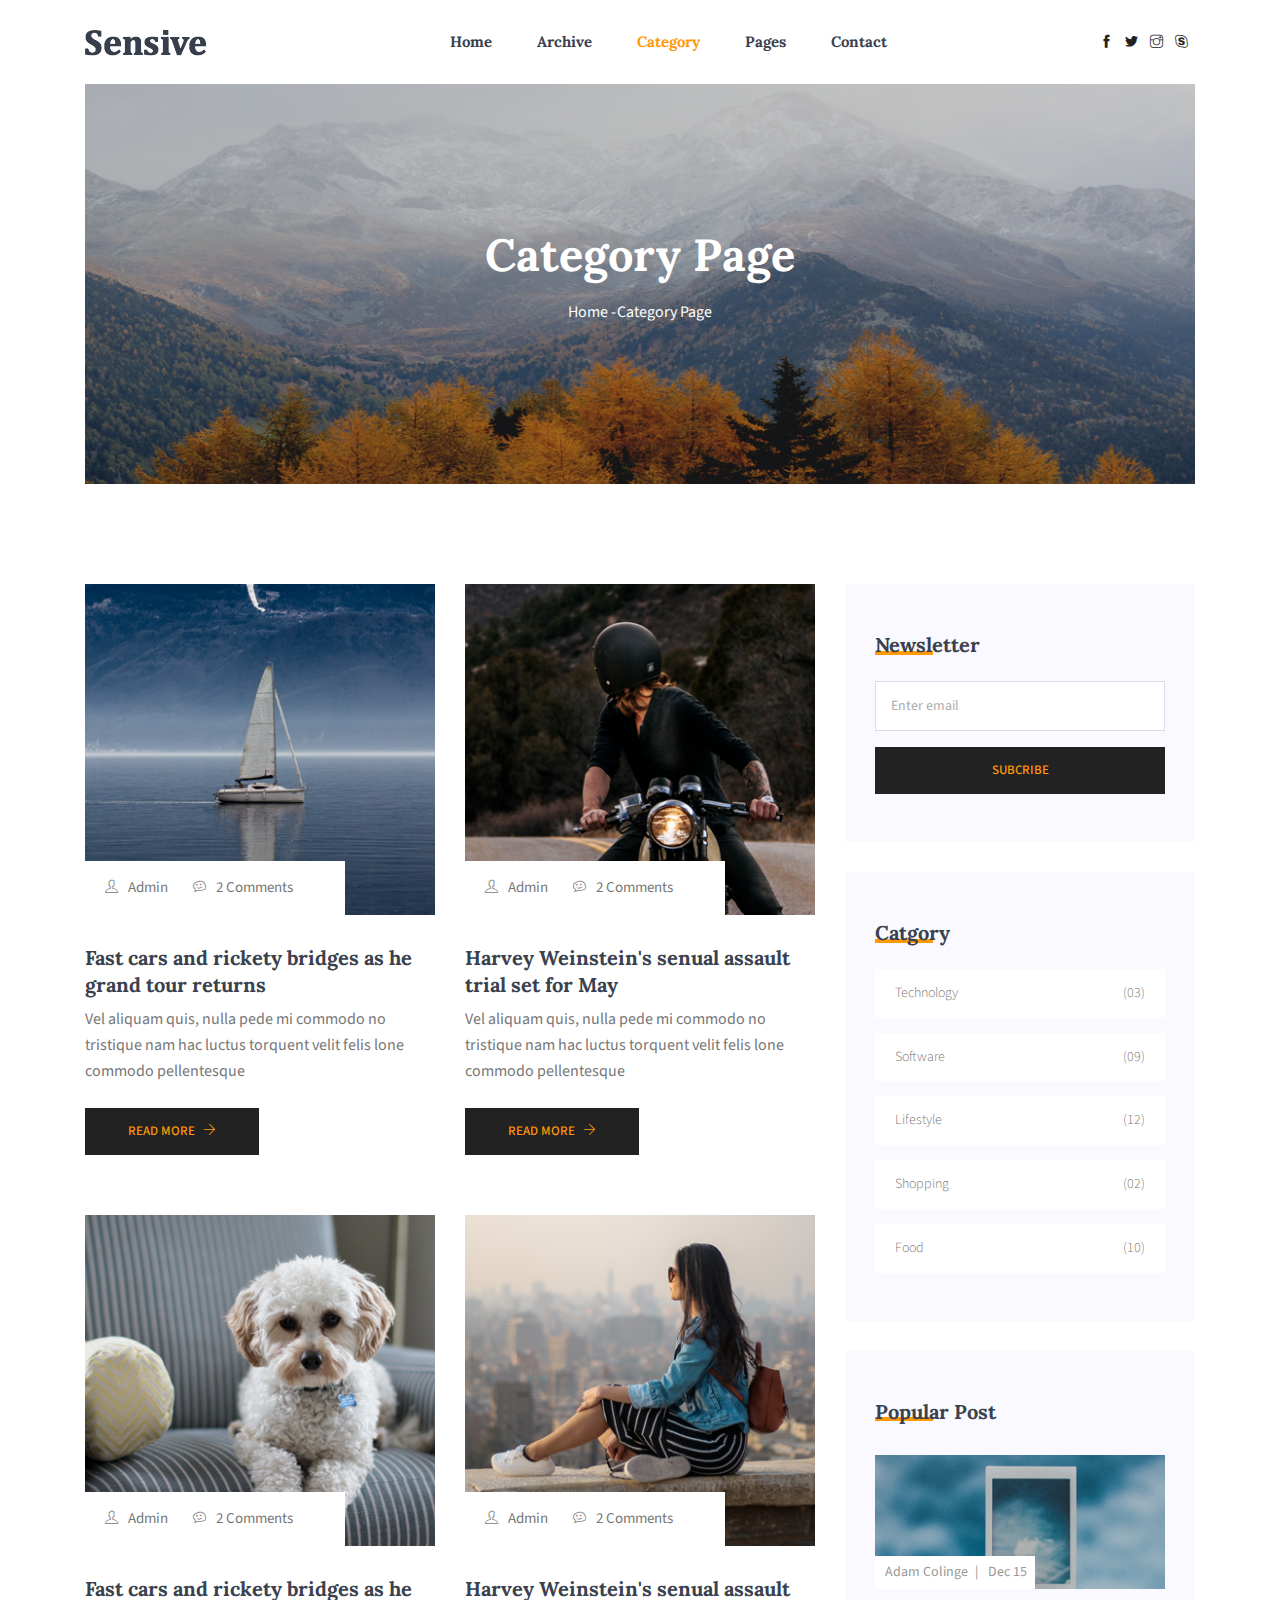
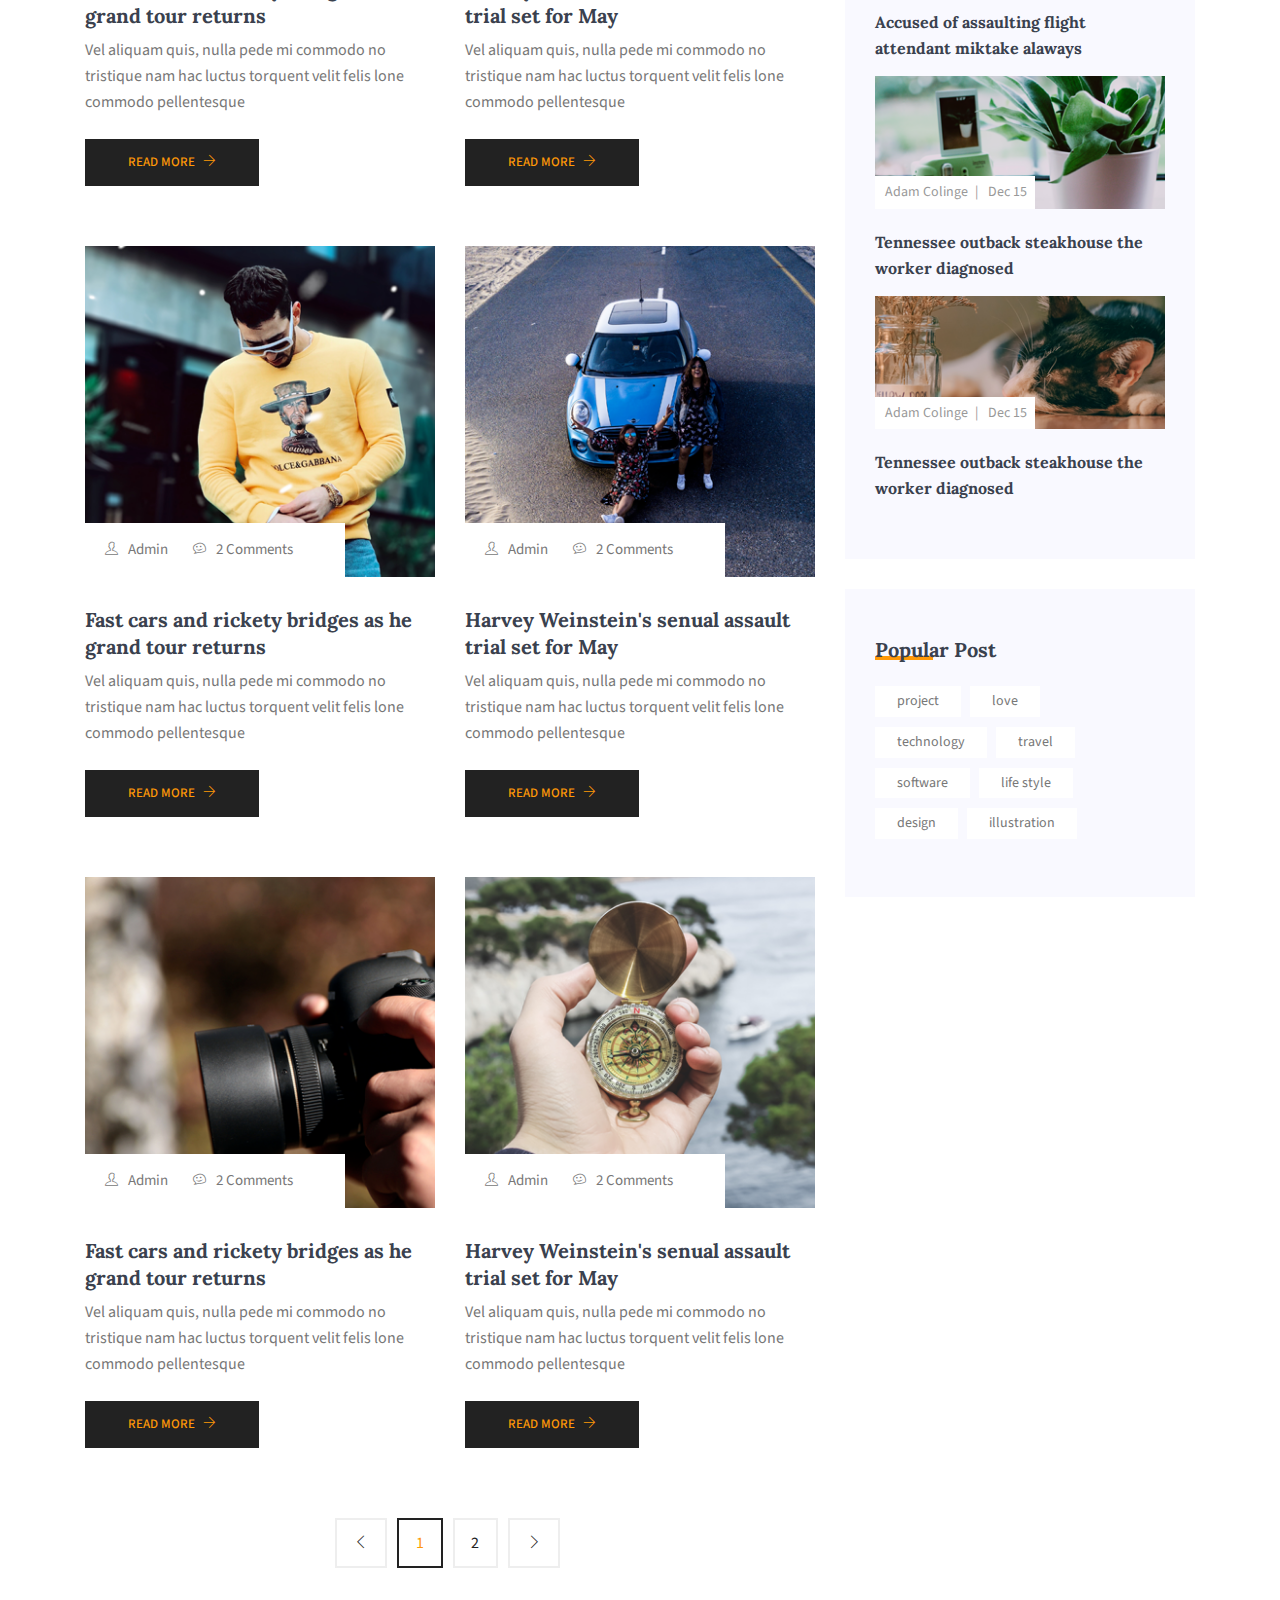
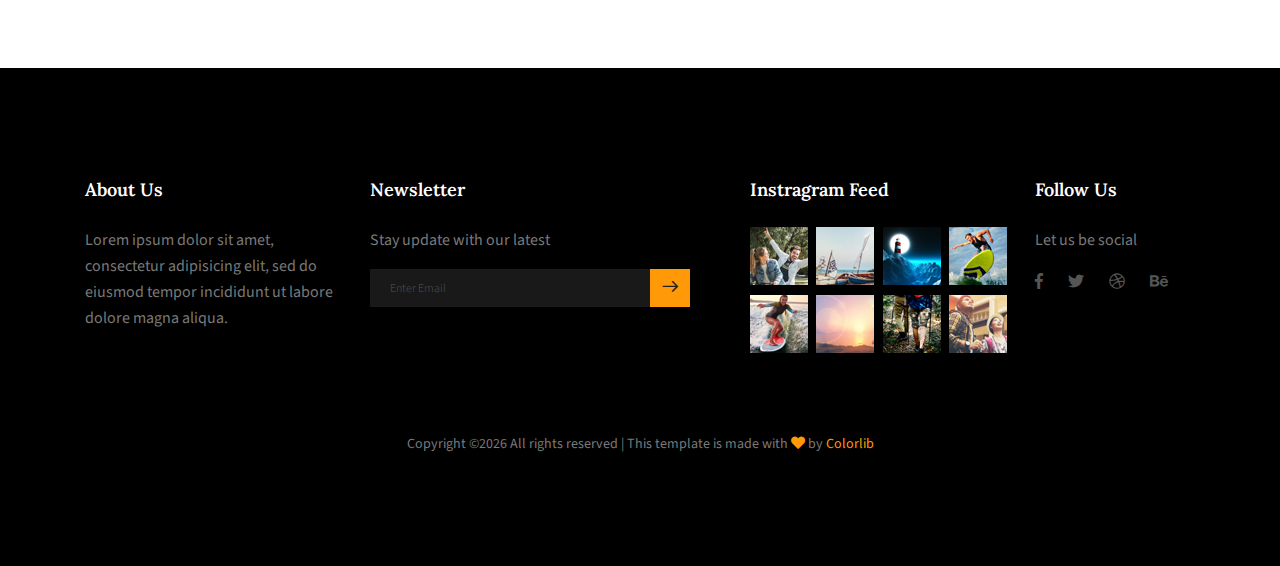
<file: category.html>
<!DOCTYPE html>
<html lang="en">
<head>
  <meta charset="UTF-8">
  <meta name="viewport" content="width=device-width, initial-scale=1.0">
  <meta http-equiv="X-UA-Compatible" content="ie=edge">
  <title>Remake Barber - Category</title>
	<link rel="icon" href="img/Fevicon.png" type="image/png">

  <link rel="stylesheet" href="vendors/bootstrap/bootstrap.min.css">
  <link rel="stylesheet" href="vendors/fontawesome/css/all.min.css">
  <link rel="stylesheet" href="vendors/themify-icons/themify-icons.css">
  <link rel="stylesheet" href="vendors/linericon/style.css">
  <link rel="stylesheet" href="vendors/owl-carousel/owl.theme.default.min.css">
  <link rel="stylesheet" href="vendors/owl-carousel/owl.carousel.min.css">

  <link rel="stylesheet" href="css/style.css">
</head>
<body>
  <!--================Header Menu Area =================-->
  <header class="header_area">
    <div class="main_menu">
      <nav class="navbar navbar-expand-lg navbar-light">
        <div class="container box_1620">
          <!-- Brand and toggle get grouped for better mobile display -->
          <a class="navbar-brand logo_h" href="index.html"><img src="img/logo.png" alt=""></a>
          <button class="navbar-toggler" type="button" data-toggle="collapse" data-target="#navbarSupportedContent" aria-controls="navbarSupportedContent" aria-expanded="false" aria-label="Toggle navigation">
            <span class="icon-bar"></span>
            <span class="icon-bar"></span>
            <span class="icon-bar"></span>
          </button>
          <!-- Collect the nav links, forms, and other content for toggling -->
          <div class="collapse navbar-collapse offset" id="navbarSupportedContent">
            <ul class="nav navbar-nav menu_nav justify-content-center">
              <li class="nav-item"><a class="nav-link" href="index.html">Home</a></li> 
              <li class="nav-item"><a class="nav-link" href="archive.html">Archive</a></li> 
              <li class="nav-item active"><a class="nav-link" href="category.html">Category</a>
              <li class="nav-item submenu dropdown">
                <a href="#" class="nav-link dropdown-toggle" data-toggle="dropdown" role="button" aria-haspopup="true"
                  aria-expanded="false">Pages</a>
                <ul class="dropdown-menu">
                  <li class="nav-item"><a class="nav-link" href="blog-details.html">Blog Details</a></li>
                </ul>
              </li>
              <li class="nav-item"><a class="nav-link" href="contact.html">Contact</a></li>
            </ul>
            <ul class="nav navbar-nav navbar-right navbar-social">
              <li><a href="#"><i class="ti-facebook"></i></a></li>
              <li><a href="#"><i class="ti-twitter-alt"></i></a></li>
              <li><a href="#"><i class="ti-instagram"></i></a></li>
              <li><a href="#"><i class="ti-skype"></i></a></li>
            </ul>
          </div> 
        </div>
      </nav>
    </div>
  </header>
  <!--================Header Menu Area =================-->
  
  <!--================ Hero sm Banner start =================-->        
  <section class="mb-30px">
    <div class="container">
      <div class="hero-banner hero-banner--sm">
        <div class="hero-banner__content">
          <h1>Category Page</h1>
          <nav aria-label="breadcrumb" class="banner-breadcrumb">
            <ol class="breadcrumb">
              <li class="breadcrumb-item"><a href="#">Home</a></li>
              <li class="breadcrumb-item active" aria-current="page">Category Page</li>
            </ol>
          </nav>
        </div>
      </div>
    </div>
  </section>
  <!--================ Hero sm Banner end =================-->      
  

  <!--================ Start Blog Post Area =================-->
  <section class="blog-post-area section-margin">
    <div class="container">
      <div class="row">
        <div class="col-lg-8">
          <div class="row">
            <div class="col-md-6">
              <div class="single-recent-blog-post card-view">
                <div class="thumb">
                  <img class="card-img rounded-0" src="img/blog/thumb/thumb-card1.png" alt="">
                  <ul class="thumb-info">
                    <li><a href="#"><i class="ti-user"></i>Admin</a></li>
                    <li><a href="#"><i class="ti-themify-favicon"></i>2 Comments</a></li>
                  </ul>
                </div>
                <div class="details mt-20">
                  <a href="blog-single.html">
                    <h3>Fast cars and rickety bridges as 
                        he grand tour returns</h3>
                  </a>
                  <p>Vel aliquam quis, nulla pede mi commodo no tristique nam hac luctus torquent velit felis lone commodo pellentesque</p>
                  <a class="button" href="#">Read More <i class="ti-arrow-right"></i></a>
                </div>
              </div>
            </div>
            <div class="col-md-6">
              <div class="single-recent-blog-post card-view">
                <div class="thumb">
                  <img class="card-img rounded-0" src="img/blog/thumb/thumb-card2.png" alt="">
                  <ul class="thumb-info">
                    <li><a href="#"><i class="ti-user"></i>Admin</a></li>
                    <li><a href="#"><i class="ti-themify-favicon"></i>2 Comments</a></li>
                  </ul>
                </div>
                <div class="details mt-20">
                  <a href="blog-single.html">
                    <h3>Harvey Weinstein's senual assault
                        trial set for May</h3>
                  </a>
                  <p>Vel aliquam quis, nulla pede mi commodo no tristique nam hac luctus torquent velit felis lone commodo pellentesque</p>
                  <a class="button" href="#">Read More <i class="ti-arrow-right"></i></a>
                </div>
              </div>
            </div>
            <div class="col-md-6">
              <div class="single-recent-blog-post card-view">
                <div class="thumb">
                  <img class="card-img rounded-0" src="img/blog/thumb/thumb-card3.png" alt="">
                  <ul class="thumb-info">
                    <li><a href="#"><i class="ti-user"></i>Admin</a></li>
                    <li><a href="#"><i class="ti-themify-favicon"></i>2 Comments</a></li>
                  </ul>
                </div>
                <div class="details mt-20">
                  <a href="blog-single.html">
                    <h3>Fast cars and rickety bridges as 
                        he grand tour returns</h3>
                  </a>
                  <p>Vel aliquam quis, nulla pede mi commodo no tristique nam hac luctus torquent velit felis lone commodo pellentesque</p>
                  <a class="button" href="#">Read More <i class="ti-arrow-right"></i></a>
                </div>
              </div>
            </div>
            <div class="col-md-6">
              <div class="single-recent-blog-post card-view">
                <div class="thumb">
                  <img class="card-img rounded-0" src="img/blog/thumb/thumb-card4.png" alt="">
                  <ul class="thumb-info">
                    <li><a href="#"><i class="ti-user"></i>Admin</a></li>
                    <li><a href="#"><i class="ti-themify-favicon"></i>2 Comments</a></li>
                  </ul>
                </div>
                <div class="details mt-20">
                  <a href="blog-single.html">
                    <h3>Harvey Weinstein's senual assault
                        trial set for May</h3>
                  </a>
                  <p>Vel aliquam quis, nulla pede mi commodo no tristique nam hac luctus torquent velit felis lone commodo pellentesque</p>
                  <a class="button" href="#">Read More <i class="ti-arrow-right"></i></a>
                </div>
              </div>
            </div>
            <div class="col-md-6">
              <div class="single-recent-blog-post card-view">
                <div class="thumb">
                  <img class="card-img rounded-0" src="img/blog/thumb/thumb-card5.png" alt="">
                  <ul class="thumb-info">
                    <li><a href="#"><i class="ti-user"></i>Admin</a></li>
                    <li><a href="#"><i class="ti-themify-favicon"></i>2 Comments</a></li>
                  </ul>
                </div>
                <div class="details mt-20">
                  <a href="blog-single.html">
                    <h3>Fast cars and rickety bridges as 
                        he grand tour returns</h3>
                  </a>
                  <p>Vel aliquam quis, nulla pede mi commodo no tristique nam hac luctus torquent velit felis lone commodo pellentesque</p>
                  <a class="button" href="#">Read More <i class="ti-arrow-right"></i></a>
                </div>
              </div>
            </div>
            <div class="col-md-6">
              <div class="single-recent-blog-post card-view">
                <div class="thumb">
                  <img class="card-img rounded-0" src="img/blog/thumb/thumb-card6.png" alt="">
                  <ul class="thumb-info">
                    <li><a href="#"><i class="ti-user"></i>Admin</a></li>
                    <li><a href="#"><i class="ti-themify-favicon"></i>2 Comments</a></li>
                  </ul>
                </div>
                <div class="details mt-20">
                  <a href="blog-single.html">
                    <h3>Harvey Weinstein's senual assault
                        trial set for May</h3>
                  </a>
                  <p>Vel aliquam quis, nulla pede mi commodo no tristique nam hac luctus torquent velit felis lone commodo pellentesque</p>
                  <a class="button" href="#">Read More <i class="ti-arrow-right"></i></a>
                </div>
              </div>
            </div>
            <div class="col-md-6">
              <div class="single-recent-blog-post card-view">
                <div class="thumb">
                  <img class="card-img rounded-0" src="img/blog/thumb/thumb-card7.png" alt="">
                  <ul class="thumb-info">
                    <li><a href="#"><i class="ti-user"></i>Admin</a></li>
                    <li><a href="#"><i class="ti-themify-favicon"></i>2 Comments</a></li>
                  </ul>
                </div>
                <div class="details mt-20">
                  <a href="blog-single.html">
                    <h3>Fast cars and rickety bridges as 
                        he grand tour returns</h3>
                  </a>
                  <p>Vel aliquam quis, nulla pede mi commodo no tristique nam hac luctus torquent velit felis lone commodo pellentesque</p>
                  <a class="button" href="#">Read More <i class="ti-arrow-right"></i></a>
                </div>
              </div>
            </div>
            <div class="col-md-6">
              <div class="single-recent-blog-post card-view">
                <div class="thumb">
                  <img class="card-img rounded-0" src="img/blog/thumb/thumb-card8.png" alt="">
                  <ul class="thumb-info">
                    <li><a href="#"><i class="ti-user"></i>Admin</a></li>
                    <li><a href="#"><i class="ti-themify-favicon"></i>2 Comments</a></li>
                  </ul>
                </div>
                <div class="details mt-20">
                  <a href="blog-single.html">
                    <h3>Harvey Weinstein's senual assault
                        trial set for May</h3>
                  </a>
                  <p>Vel aliquam quis, nulla pede mi commodo no tristique nam hac luctus torquent velit felis lone commodo pellentesque</p>
                  <a class="button" href="#">Read More <i class="ti-arrow-right"></i></a>
                </div>
              </div>
            </div>
          </div>

          <!-- <div class="single-recent-blog-post">
            <div class="thumb">
              <img class="img-fluid" src="img/blog/blog2.png" alt="">
              <ul class="thumb-info">
                <li><a href="#"><i class="ti-user"></i>Admin</a></li>
                <li><a href="#"><i class="ti-notepad"></i>January 12,2019</a></li>
                <li><a href="#"><i class="ti-themify-favicon"></i>2 Comments</a></li>
              </ul>
            </div>
            <div class="details mt-20">
              <a href="blog-single.html">
                <h3>Woman claims husband wants to name baby girl
                  after his ex-lover sparking.</h3>
              </a>
              <p class="tag-list-inline">Tag: <a href="#">travel</a>, <a href="#">life style</a>, <a href="#">technology</a>, <a href="#">fashion</a></p>
              <p>Over yielding doesn't so moved green saw meat hath fish he him from given yielding lesser cattle were fruitful lights. Given let have, lesser their made him above gathered dominion sixth. Creeping deep said can't called second. Air created seed heaven sixth created living</p>
              <a class="button" href="#">Read More <i class="ti-arrow-right"></i></a>
            </div>
          </div>

          <div class="single-recent-blog-post">
            <div class="thumb">
              <img class="img-fluid" src="img/blog/blog3.png" alt="">
              <ul class="thumb-info">
                <li><a href="#"><i class="ti-user"></i>Admin</a></li>
                <li><a href="#"><i class="ti-notepad"></i>January 12,2019</a></li>
                <li><a href="#"><i class="ti-themify-favicon"></i>2 Comments</a></li>
              </ul>
            </div>
            <div class="details mt-20">
              <a href="blog-single.html">
                <h3>Tourist deaths in Costa Rica jeopardize safe dest
                  ination reputation all time. </h3>
              </a>
              <p class="tag-list-inline">Tag: <a href="#">travel</a>, <a href="#">life style</a>, <a href="#">technology</a>, <a href="#">fashion</a></p>
              <p>Over yielding doesn't so moved green saw meat hath fish he him from given yielding lesser cattle were fruitful lights. Given let have, lesser their made him above gathered dominion sixth. Creeping deep said can't called second. Air created seed heaven sixth created living</p>
              <a class="button" href="#">Read More <i class="ti-arrow-right"></i></a>
            </div>
          </div>

          <div class="single-recent-blog-post">
            <div class="thumb">
              <img class="img-fluid" src="img/blog/blog4.png" alt="">
              <ul class="thumb-info">
                <li><a href="#"><i class="ti-user"></i>Admin</a></li>
                <li><a href="#"><i class="ti-notepad"></i>January 12,2019</a></li>
                <li><a href="#"><i class="ti-themify-favicon"></i>2 Comments</a></li>
              </ul>
            </div>
            <div class="details mt-20">
              <a href="blog-single.html">
                <h3>Tourist deaths in Costa Rica jeopardize safe dest
                  ination reputation all time.  </h3>
              </a>
              <p class="tag-list-inline">Tag: <a href="#">travel</a>, <a href="#">life style</a>, <a href="#">technology</a>, <a href="#">fashion</a></p>
              <p>Over yielding doesn't so moved green saw meat hath fish he him from given yielding lesser cattle were fruitful lights. Given let have, lesser their made him above gathered dominion sixth. Creeping deep said can't called second. Air created seed heaven sixth created living</p>
              <a class="button" href="#">Read More <i class="ti-arrow-right"></i></a>
            </div>
          </div> -->

          

          <div class="row">
            <div class="col-lg-12">
                <nav class="blog-pagination justify-content-center d-flex">
                    <ul class="pagination">
                        <li class="page-item">
                            <a href="#" class="page-link" aria-label="Previous">
                                <span aria-hidden="true">
                                    <i class="ti-angle-left"></i>
                                </span>
                            </a>
                        </li>
                        <li class="page-item active"><a href="#" class="page-link">1</a></li>
                        <li class="page-item"><a href="#" class="page-link">2</a></li>
                        <li class="page-item">
                            <a href="#" class="page-link" aria-label="Next">
                                <span aria-hidden="true">
                                    <i class="ti-angle-right"></i>
                                </span>
                            </a>
                        </li>
                    </ul>
                </nav>
            </div>
          </div>
        </div>

        <!-- Start Blog Post Siddebar -->
        <div class="col-lg-4 sidebar-widgets">
            <div class="widget-wrap">
              <div class="single-sidebar-widget newsletter-widget">
                <h4 class="single-sidebar-widget__title">Newsletter</h4>
                <div class="form-group mt-30">
                  <div class="col-autos">
                    <input type="text" class="form-control" id="inlineFormInputGroup" placeholder="Enter email" onfocus="this.placeholder = ''"
                      onblur="this.placeholder = 'Enter email'">
                  </div>
                </div>
                <button class="bbtns d-block mt-20 w-100">Subcribe</button>
              </div>


              <div class="single-sidebar-widget post-category-widget">
                <h4 class="single-sidebar-widget__title">Catgory</h4>
                <ul class="cat-list mt-20">
                  <li>
                    <a href="#" class="d-flex justify-content-between">
                      <p>Technology</p>
                      <p>(03)</p>
                    </a>
                  </li>
                  <li>
                    <a href="#" class="d-flex justify-content-between">
                      <p>Software</p>
                      <p>(09)</p>
                    </a>
                  </li>
                  <li>
                    <a href="#" class="d-flex justify-content-between">
                      <p>Lifestyle</p>
                      <p>(12)</p>
                    </a>
                  </li>
                  <li>
                    <a href="#" class="d-flex justify-content-between">
                      <p>Shopping</p>
                      <p>(02)</p>
                    </a>
                  </li>
                  <li>
                    <a href="#" class="d-flex justify-content-between">
                      <p>Food</p>
                      <p>(10)</p>
                    </a>
                  </li>
                </ul>
              </div>

              <div class="single-sidebar-widget popular-post-widget">
                <h4 class="single-sidebar-widget__title">Popular Post</h4>
                <div class="popular-post-list">
                  <div class="single-post-list">
                    <div class="thumb">
                      <img class="card-img rounded-0" src="img/blog/thumb/thumb1.png" alt="">
                      <ul class="thumb-info">
                        <li><a href="#">Adam Colinge</a></li>
                        <li><a href="#">Dec 15</a></li>
                      </ul>
                    </div>
                    <div class="details mt-20">
                      <a href="blog-single.html">
                        <h6>Accused of assaulting flight attendant miktake alaways</h6>
                      </a>
                    </div>
                  </div>
                  <div class="single-post-list">
                    <div class="thumb">
                      <img class="card-img rounded-0" src="img/blog/thumb/thumb2.png" alt="">
                      <ul class="thumb-info">
                        <li><a href="#">Adam Colinge</a></li>
                        <li><a href="#">Dec 15</a></li>
                      </ul>
                    </div>
                    <div class="details mt-20">
                      <a href="blog-single.html">
                        <h6>Tennessee outback steakhouse the
                          worker diagnosed</h6>
                      </a>
                    </div>
                  </div>
                  <div class="single-post-list">
                    <div class="thumb">
                      <img class="card-img rounded-0" src="img/blog/thumb/thumb3.png" alt="">
                      <ul class="thumb-info">
                        <li><a href="#">Adam Colinge</a></li>
                        <li><a href="#">Dec 15</a></li>
                      </ul>
                    </div>
                    <div class="details mt-20">
                      <a href="blog-single.html">
                        <h6>Tennessee outback steakhouse the
                          worker diagnosed</h6>
                      </a>
                    </div>
                  </div>
                </div>
              </div>

                <div class="single-sidebar-widget tag_cloud_widget">
                  <h4 class="single-sidebar-widget__title">Popular Post</h4>
                  <ul class="list">
                    <li>
                        <a href="#">project</a>
                    </li>
                    <li>
                        <a href="#">love</a>
                    </li>
                    <li>
                        <a href="#">technology</a>
                    </li>
                    <li>
                        <a href="#">travel</a>
                    </li>
                    <li>
                        <a href="#">software</a>
                    </li>
                    <li>
                        <a href="#">life style</a>
                    </li>
                    <li>
                        <a href="#">design</a>
                    </li>
                    <li>
                        <a href="#">illustration</a>
                    </li>
                  </ul>
                </div>
              </div>
            </div>
          </div>
        <!-- End Blog Post Siddebar -->
      </div>
  </section>
  <!--================ End Blog Post Area =================-->

  <!--================ Start Footer Area =================-->
  <footer class="footer-area section-padding">
    <div class="container">
      <div class="row">
        <div class="col-lg-3  col-md-6 col-sm-6">
          <div class="single-footer-widget">
            <h6>About Us</h6>
            <p>
              Lorem ipsum dolor sit amet, consectetur adipisicing elit, sed do eiusmod tempor incididunt ut labore dolore
              magna aliqua.
            </p>
          </div>
        </div>
        <div class="col-lg-4  col-md-6 col-sm-6">
          <div class="single-footer-widget">
            <h6>Newsletter</h6>
            <p>Stay update with our latest</p>
            <div class="" id="mc_embed_signup">

              <form target="_blank" novalidate="true" action="https://spondonit.us12.list-manage.com/subscribe/post?u=1462626880ade1ac87bd9c93a&amp;id=92a4423d01"
                method="get" class="form-inline">

                <div class="d-flex flex-row">

                  <input class="form-control" name="EMAIL" placeholder="Enter Email" onfocus="this.placeholder = ''" onblur="this.placeholder = 'Enter Email '"
                    required="" type="email">


                  <button class="click-btn btn btn-default"><span class="lnr lnr-arrow-right"></span></button>
                  <div style="position: absolute; left: -5000px;">
                    <input name="b_36c4fd991d266f23781ded980_aefe40901a" tabindex="-1" value="" type="text">
                  </div>

                  <!-- <div class="col-lg-4 col-md-4">
                        <button class="bb-btn btn"><span class="lnr lnr-arrow-right"></span></button>
                      </div>  -->
                </div>
                <div class="info"></div>
              </form>
            </div>
          </div>
        </div>
        <div class="col-lg-3  col-md-6 col-sm-6">
          <div class="single-footer-widget mail-chimp">
            <h6 class="mb-20">Instragram Feed</h6>
            <ul class="instafeed d-flex flex-wrap">
              <li><img src="img/instagram/i1.jpg" alt=""></li>
              <li><img src="img/instagram/i2.jpg" alt=""></li>
              <li><img src="img/instagram/i3.jpg" alt=""></li>
              <li><img src="img/instagram/i4.jpg" alt=""></li>
              <li><img src="img/instagram/i5.jpg" alt=""></li>
              <li><img src="img/instagram/i6.jpg" alt=""></li>
              <li><img src="img/instagram/i7.jpg" alt=""></li>
              <li><img src="img/instagram/i8.jpg" alt=""></li>
            </ul>
          </div>
        </div>
        <div class="col-lg-2 col-md-6 col-sm-6">
          <div class="single-footer-widget">
            <h6>Follow Us</h6>
            <p>Let us be social</p>
            <div class="footer-social d-flex align-items-center">
              <a href="#">
                <i class="fab fa-facebook-f"></i>
              </a>
              <a href="#">
                <i class="fab fa-twitter"></i>
              </a>
              <a href="#">
                <i class="fab fa-dribbble"></i>
              </a>
              <a href="#">
                <i class="fab fa-behance"></i>
              </a>
            </div>
          </div>
        </div>
      </div>
      <div class="footer-bottom d-flex justify-content-center align-items-center flex-wrap">
        <p class="footer-text m-0"><!-- Link back to Colorlib can't be removed. Template is licensed under CC BY 3.0. -->
Copyright &copy;<script>document.write(new Date().getFullYear());</script> All rights reserved | This template is made with <i class="fa fa-heart" aria-hidden="true"></i> by <a href="https://colorlib.com" target="_blank">Colorlib</a>
<!-- Link back to Colorlib can't be removed. Template is licensed under CC BY 3.0. --></p>
      </div>
    </div>
  </footer>
  <!--================ End Footer Area =================-->

  <script src="vendors/jquery/jquery-3.2.1.min.js"></script>
  <script src="vendors/bootstrap/bootstrap.bundle.min.js"></script>
  <script src="vendors/owl-carousel/owl.carousel.min.js"></script>
  <script src="js/jquery.ajaxchimp.min.js"></script>
  <script src="js/mail-script.js"></script>
  <script src="js/main.js"></script>
</body>
</html>
</file>
<file: vendors/themify-icons/themify-icons.css>
@font-face {
	font-family: 'themify';
	src:url('fonts/themify.eot?-fvbane');
	src:url('fonts/themify.eot?#iefix-fvbane') format('embedded-opentype'),
		url('fonts/themify.woff?-fvbane') format('woff'),
		url('fonts/themify.ttf?-fvbane') format('truetype'),
		url('fonts/themify.svg?-fvbane#themify') format('svg');
	font-weight: normal;
	font-style: normal;
}

[class^="ti-"], [class*=" ti-"] {
	font-family: 'themify';
	speak: none;
	font-style: normal;
	font-weight: normal;
	font-variant: normal;
	text-transform: none;
	line-height: 1;

	/* Better Font Rendering =========== */
	-webkit-font-smoothing: antialiased;
	-moz-osx-font-smoothing: grayscale;
}

.ti-wand:before {
	content: "\e600";
}
.ti-volume:before {
	content: "\e601";
}
.ti-user:before {
	content: "\e602";
}
.ti-unlock:before {
	content: "\e603";
}
.ti-unlink:before {
	content: "\e604";
}
.ti-trash:before {
	content: "\e605";
}
.ti-thought:before {
	content: "\e606";
}
.ti-target:before {
	content: "\e607";
}
.ti-tag:before {
	content: "\e608";
}
.ti-tablet:before {
	content: "\e609";
}
.ti-star:before {
	content: "\e60a";
}
.ti-spray:before {
	content: "\e60b";
}
.ti-signal:before {
	content: "\e60c";
}
.ti-shopping-cart:before {
	content: "\e60d";
}
.ti-shopping-cart-full:before {
	content: "\e60e";
}
.ti-settings:before {
	content: "\e60f";
}
.ti-search:before {
	content: "\e610";
}
.ti-zoom-in:before {
	content: "\e611";
}
.ti-zoom-out:before {
	content: "\e612";
}
.ti-cut:before {
	content: "\e613";
}
.ti-ruler:before {
	content: "\e614";
}
.ti-ruler-pencil:before {
	content: "\e615";
}
.ti-ruler-alt:before {
	content: "\e616";
}
.ti-bookmark:before {
	content: "\e617";
}
.ti-bookmark-alt:before {
	content: "\e618";
}
.ti-reload:before {
	content: "\e619";
}
.ti-plus:before {
	content: "\e61a";
}
.ti-pin:before {
	content: "\e61b";
}
.ti-pencil:before {
	content: "\e61c";
}
.ti-pencil-alt:before {
	content: "\e61d";
}
.ti-paint-roller:before {
	content: "\e61e";
}
.ti-paint-bucket:before {
	content: "\e61f";
}
.ti-na:before {
	content: "\e620";
}
.ti-mobile:before {
	content: "\e621";
}
.ti-minus:before {
	content: "\e622";
}
.ti-medall:before {
	content: "\e623";
}
.ti-medall-alt:before {
	content: "\e624";
}
.ti-marker:before {
	content: "\e625";
}
.ti-marker-alt:before {
	content: "\e626";
}
.ti-arrow-up:before {
	content: "\e627";
}
.ti-arrow-right:before {
	content: "\e628";
}
.ti-arrow-left:before {
	content: "\e629";
}
.ti-arrow-down:before {
	content: "\e62a";
}
.ti-lock:before {
	content: "\e62b";
}
.ti-location-arrow:before {
	content: "\e62c";
}
.ti-link:before {
	content: "\e62d";
}
.ti-layout:before {
	content: "\e62e";
}
.ti-layers:before {
	content: "\e62f";
}
.ti-layers-alt:before {
	content: "\e630";
}
.ti-key:before {
	content: "\e631";
}
.ti-import:before {
	content: "\e632";
}
.ti-image:before {
	content: "\e633";
}
.ti-heart:before {
	content: "\e634";
}
.ti-heart-broken:before {
	content: "\e635";
}
.ti-hand-stop:before {
	content: "\e636";
}
.ti-hand-open:before {
	content: "\e637";
}
.ti-hand-drag:before {
	content: "\e638";
}
.ti-folder:before {
	content: "\e639";
}
.ti-flag:before {
	content: "\e63a";
}
.ti-flag-alt:before {
	content: "\e63b";
}
.ti-flag-alt-2:before {
	content: "\e63c";
}
.ti-eye:before {
	content: "\e63d";
}
.ti-export:before {
	content: "\e63e";
}
.ti-exchange-vertical:before {
	content: "\e63f";
}
.ti-desktop:before {
	content: "\e640";
}
.ti-cup:before {
	content: "\e641";
}
.ti-crown:before {
	content: "\e642";
}
.ti-comments:before {
	content: "\e643";
}
.ti-comment:before {
	content: "\e644";
}
.ti-comment-alt:before {
	content: "\e645";
}
.ti-close:before {
	content: "\e646";
}
.ti-clip:before {
	content: "\e647";
}
.ti-angle-up:before {
	content: "\e648";
}
.ti-angle-right:before {
	content: "\e649";
}
.ti-angle-left:before {
	content: "\e64a";
}
.ti-angle-down:before {
	content: "\e64b";
}
.ti-check:before {
	content: "\e64c";
}
.ti-check-box:before {
	content: "\e64d";
}
.ti-camera:before {
	content: "\e64e";
}
.ti-announcement:before {
	content: "\e64f";
}
.ti-brush:before {
	content: "\e650";
}
.ti-briefcase:before {
	content: "\e651";
}
.ti-bolt:before {
	content: "\e652";
}
.ti-bolt-alt:before {
	content: "\e653";
}
.ti-blackboard:before {
	content: "\e654";
}
.ti-bag:before {
	content: "\e655";
}
.ti-move:before {
	content: "\e656";
}
.ti-arrows-vertical:before {
	content: "\e657";
}
.ti-arrows-horizontal:before {
	content: "\e658";
}
.ti-fullscreen:before {
	content: "\e659";
}
.ti-arrow-top-right:before {
	content: "\e65a";
}
.ti-arrow-top-left:before {
	content: "\e65b";
}
.ti-arrow-circle-up:before {
	content: "\e65c";
}
.ti-arrow-circle-right:before {
	content: "\e65d";
}
.ti-arrow-circle-left:before {
	content: "\e65e";
}
.ti-arrow-circle-down:before {
	content: "\e65f";
}
.ti-angle-double-up:before {
	content: "\e660";
}
.ti-angle-double-right:before {
	content: "\e661";
}
.ti-angle-double-left:before {
	content: "\e662";
}
.ti-angle-double-down:before {
	content: "\e663";
}
.ti-zip:before {
	content: "\e664";
}
.ti-world:before {
	content: "\e665";
}
.ti-wheelchair:before {
	content: "\e666";
}
.ti-view-list:before {
	content: "\e667";
}
.ti-view-list-alt:before {
	content: "\e668";
}
.ti-view-grid:before {
	content: "\e669";
}
.ti-uppercase:before {
	content: "\e66a";
}
.ti-upload:before {
	content: "\e66b";
}
.ti-underline:before {
	content: "\e66c";
}
.ti-truck:before {
	content: "\e66d";
}
.ti-timer:before {
	content: "\e66e";
}
.ti-ticket:before {
	content: "\e66f";
}
.ti-thumb-up:before {
	content: "\e670";
}
.ti-thumb-down:before {
	content: "\e671";
}
.ti-text:before {
	content: "\e672";
}
.ti-stats-up:before {
	content: "\e673";
}
.ti-stats-down:before {
	content: "\e674";
}
.ti-split-v:before {
	content: "\e675";
}
.ti-split-h:before {
	content: "\e676";
}
.ti-smallcap:before {
	content: "\e677";
}
.ti-shine:before {
	content: "\e678";
}
.ti-shift-right:before {
	content: "\e679";
}
.ti-shift-left:before {
	content: "\e67a";
}
.ti-shield:before {
	content: "\e67b";
}
.ti-notepad:before {
	content: "\e67c";
}
.ti-server:before {
	content: "\e67d";
}
.ti-quote-right:before {
	content: "\e67e";
}
.ti-quote-left:before {
	content: "\e67f";
}
.ti-pulse:before {
	content: "\e680";
}
.ti-printer:before {
	content: "\e681";
}
.ti-power-off:before {
	content: "\e682";
}
.ti-plug:before {
	content: "\e683";
}
.ti-pie-chart:before {
	content: "\e684";
}
.ti-paragraph:before {
	content: "\e685";
}
.ti-panel:before {
	content: "\e686";
}
.ti-package:before {
	content: "\e687";
}
.ti-music:before {
	content: "\e688";
}
.ti-music-alt:before {
	content: "\e689";
}
.ti-mouse:before {
	content: "\e68a";
}
.ti-mouse-alt:before {
	content: "\e68b";
}
.ti-money:before {
	content: "\e68c";
}
.ti-microphone:before {
	content: "\e68d";
}
.ti-menu:before {
	content: "\e68e";
}
.ti-menu-alt:before {
	content: "\e68f";
}
.ti-map:before {
	content: "\e690";
}
.ti-map-alt:before {
	content: "\e691";
}
.ti-loop:before {
	content: "\e692";
}
.ti-location-pin:before {
	content: "\e693";
}
.ti-list:before {
	content: "\e694";
}
.ti-light-bulb:before {
	content: "\e695";
}
.ti-Italic:before {
	content: "\e696";
}
.ti-info:before {
	content: "\e697";
}
.ti-infinite:before {
	content: "\e698";
}
.ti-id-badge:before {
	content: "\e699";
}
.ti-hummer:before {
	content: "\e69a";
}
.ti-home:before {
	content: "\e69b";
}
.ti-help:before {
	content: "\e69c";
}
.ti-headphone:before {
	content: "\e69d";
}
.ti-harddrives:before {
	content: "\e69e";
}
.ti-harddrive:before {
	content: "\e69f";
}
.ti-gift:before {
	content: "\e6a0";
}
.ti-game:before {
	content: "\e6a1";
}
.ti-filter:before {
	content: "\e6a2";
}
.ti-files:before {
	content: "\e6a3";
}
.ti-file:before {
	content: "\e6a4";
}
.ti-eraser:before {
	content: "\e6a5";
}
.ti-envelope:before {
	content: "\e6a6";
}
.ti-download:before {
	content: "\e6a7";
}
.ti-direction:before {
	content: "\e6a8";
}
.ti-direction-alt:before {
	content: "\e6a9";
}
.ti-dashboard:before {
	content: "\e6aa";
}
.ti-control-stop:before {
	content: "\e6ab";
}
.ti-control-shuffle:before {
	content: "\e6ac";
}
.ti-control-play:before {
	content: "\e6ad";
}
.ti-control-pause:before {
	content: "\e6ae";
}
.ti-control-forward:before {
	content: "\e6af";
}
.ti-control-backward:before {
	content: "\e6b0";
}
.ti-cloud:before {
	content: "\e6b1";
}
.ti-cloud-up:before {
	content: "\e6b2";
}
.ti-cloud-down:before {
	content: "\e6b3";
}
.ti-clipboard:before {
	content: "\e6b4";
}
.ti-car:before {
	content: "\e6b5";
}
.ti-calendar:before {
	content: "\e6b6";
}
.ti-book:before {
	content: "\e6b7";
}
.ti-bell:before {
	content: "\e6b8";
}
.ti-basketball:before {
	content: "\e6b9";
}
.ti-bar-chart:before {
	content: "\e6ba";
}
.ti-bar-chart-alt:before {
	content: "\e6bb";
}
.ti-back-right:before {
	content: "\e6bc";
}
.ti-back-left:before {
	content: "\e6bd";
}
.ti-arrows-corner:before {
	content: "\e6be";
}
.ti-archive:before {
	content: "\e6bf";
}
.ti-anchor:before {
	content: "\e6c0";
}
.ti-align-right:before {
	content: "\e6c1";
}
.ti-align-left:before {
	content: "\e6c2";
}
.ti-align-justify:before {
	content: "\e6c3";
}
.ti-align-center:before {
	content: "\e6c4";
}
.ti-alert:before {
	content: "\e6c5";
}
.ti-alarm-clock:before {
	content: "\e6c6";
}
.ti-agenda:before {
	content: "\e6c7";
}
.ti-write:before {
	content: "\e6c8";
}
.ti-window:before {
	content: "\e6c9";
}
.ti-widgetized:before {
	content: "\e6ca";
}
.ti-widget:before {
	content: "\e6cb";
}
.ti-widget-alt:before {
	content: "\e6cc";
}
.ti-wallet:before {
	content: "\e6cd";
}
.ti-video-clapper:before {
	content: "\e6ce";
}
.ti-video-camera:before {
	content: "\e6cf";
}
.ti-vector:before {
	content: "\e6d0";
}
.ti-themify-logo:before {
	content: "\e6d1";
}
.ti-themify-favicon:before {
	content: "\e6d2";
}
.ti-themify-favicon-alt:before {
	content: "\e6d3";
}
.ti-support:before {
	content: "\e6d4";
}
.ti-stamp:before {
	content: "\e6d5";
}
.ti-split-v-alt:before {
	content: "\e6d6";
}
.ti-slice:before {
	content: "\e6d7";
}
.ti-shortcode:before {
	content: "\e6d8";
}
.ti-shift-right-alt:before {
	content: "\e6d9";
}
.ti-shift-left-alt:before {
	content: "\e6da";
}
.ti-ruler-alt-2:before {
	content: "\e6db";
}
.ti-receipt:before {
	content: "\e6dc";
}
.ti-pin2:before {
	content: "\e6dd";
}
.ti-pin-alt:before {
	content: "\e6de";
}
.ti-pencil-alt2:before {
	content: "\e6df";
}
.ti-palette:before {
	content: "\e6e0";
}
.ti-more:before {
	content: "\e6e1";
}
.ti-more-alt:before {
	content: "\e6e2";
}
.ti-microphone-alt:before {
	content: "\e6e3";
}
.ti-magnet:before {
	content: "\e6e4";
}
.ti-line-double:before {
	content: "\e6e5";
}
.ti-line-dotted:before {
	content: "\e6e6";
}
.ti-line-dashed:before {
	content: "\e6e7";
}
.ti-layout-width-full:before {
	content: "\e6e8";
}
.ti-layout-width-default:before {
	content: "\e6e9";
}
.ti-layout-width-default-alt:before {
	content: "\e6ea";
}
.ti-layout-tab:before {
	content: "\e6eb";
}
.ti-layout-tab-window:before {
	content: "\e6ec";
}
.ti-layout-tab-v:before {
	content: "\e6ed";
}
.ti-layout-tab-min:before {
	content: "\e6ee";
}
.ti-layout-slider:before {
	content: "\e6ef";
}
.ti-layout-slider-alt:before {
	content: "\e6f0";
}
.ti-layout-sidebar-right:before {
	content: "\e6f1";
}
.ti-layout-sidebar-none:before {
	content: "\e6f2";
}
.ti-layout-sidebar-left:before {
	content: "\e6f3";
}
.ti-layout-placeholder:before {
	content: "\e6f4";
}
.ti-layout-menu:before {
	content: "\e6f5";
}
.ti-layout-menu-v:before {
	content: "\e6f6";
}
.ti-layout-menu-separated:before {
	content: "\e6f7";
}
.ti-layout-menu-full:before {
	content: "\e6f8";
}
.ti-layout-media-right-alt:before {
	content: "\e6f9";
}
.ti-layout-media-right:before {
	content: "\e6fa";
}
.ti-layout-media-overlay:before {
	content: "\e6fb";
}
.ti-layout-media-overlay-alt:before {
	content: "\e6fc";
}
.ti-layout-media-overlay-alt-2:before {
	content: "\e6fd";
}
.ti-layout-media-left-alt:before {
	content: "\e6fe";
}
.ti-layout-media-left:before {
	content: "\e6ff";
}
.ti-layout-media-center-alt:before {
	content: "\e700";
}
.ti-layout-media-center:before {
	content: "\e701";
}
.ti-layout-list-thumb:before {
	content: "\e702";
}
.ti-layout-list-thumb-alt:before {
	content: "\e703";
}
.ti-layout-list-post:before {
	content: "\e704";
}
.ti-layout-list-large-image:before {
	content: "\e705";
}
.ti-layout-line-solid:before {
	content: "\e706";
}
.ti-layout-grid4:before {
	content: "\e707";
}
.ti-layout-grid3:before {
	content: "\e708";
}
.ti-layout-grid2:before {
	content: "\e709";
}
.ti-layout-grid2-thumb:before {
	content: "\e70a";
}
.ti-layout-cta-right:before {
	content: "\e70b";
}
.ti-layout-cta-left:before {
	content: "\e70c";
}
.ti-layout-cta-center:before {
	content: "\e70d";
}
.ti-layout-cta-btn-right:before {
	content: "\e70e";
}
.ti-layout-cta-btn-left:before {
	content: "\e70f";
}
.ti-layout-column4:before {
	content: "\e710";
}
.ti-layout-column3:before {
	content: "\e711";
}
.ti-layout-column2:before {
	content: "\e712";
}
.ti-layout-accordion-separated:before {
	content: "\e713";
}
.ti-layout-accordion-merged:before {
	content: "\e714";
}
.ti-layout-accordion-list:before {
	content: "\e715";
}
.ti-ink-pen:before {
	content: "\e716";
}
.ti-info-alt:before {
	content: "\e717";
}
.ti-help-alt:before {
	content: "\e718";
}
.ti-headphone-alt:before {
	content: "\e719";
}
.ti-hand-point-up:before {
	content: "\e71a";
}
.ti-hand-point-right:before {
	content: "\e71b";
}
.ti-hand-point-left:before {
	content: "\e71c";
}
.ti-hand-point-down:before {
	content: "\e71d";
}
.ti-gallery:before {
	content: "\e71e";
}
.ti-face-smile:before {
	content: "\e71f";
}
.ti-face-sad:before {
	content: "\e720";
}
.ti-credit-card:before {
	content: "\e721";
}
.ti-control-skip-forward:before {
	content: "\e722";
}
.ti-control-skip-backward:before {
	content: "\e723";
}
.ti-control-record:before {
	content: "\e724";
}
.ti-control-eject:before {
	content: "\e725";
}
.ti-comments-smiley:before {
	content: "\e726";
}
.ti-brush-alt:before {
	content: "\e727";
}
.ti-youtube:before {
	content: "\e728";
}
.ti-vimeo:before {
	content: "\e729";
}
.ti-twitter:before {
	content: "\e72a";
}
.ti-time:before {
	content: "\e72b";
}
.ti-tumblr:before {
	content: "\e72c";
}
.ti-skype:before {
	content: "\e72d";
}
.ti-share:before {
	content: "\e72e";
}
.ti-share-alt:before {
	content: "\e72f";
}
.ti-rocket:before {
	content: "\e730";
}
.ti-pinterest:before {
	content: "\e731";
}
.ti-new-window:before {
	content: "\e732";
}
.ti-microsoft:before {
	content: "\e733";
}
.ti-list-ol:before {
	content: "\e734";
}
.ti-linkedin:before {
	content: "\e735";
}
.ti-layout-sidebar-2:before {
	content: "\e736";
}
.ti-layout-grid4-alt:before {
	content: "\e737";
}
.ti-layout-grid3-alt:before {
	content: "\e738";
}
.ti-layout-grid2-alt:before {
	content: "\e739";
}
.ti-layout-column4-alt:before {
	content: "\e73a";
}
.ti-layout-column3-alt:before {
	content: "\e73b";
}
.ti-layout-column2-alt:before {
	content: "\e73c";
}
.ti-instagram:before {
	content: "\e73d";
}
.ti-google:before {
	content: "\e73e";
}
.ti-github:before {
	content: "\e73f";
}
.ti-flickr:before {
	content: "\e740";
}
.ti-facebook:before {
	content: "\e741";
}
.ti-dropbox:before {
	content: "\e742";
}
.ti-dribbble:before {
	content: "\e743";
}
.ti-apple:before {
	content: "\e744";
}
.ti-android:before {
	content: "\e745";
}
.ti-save:before {
	content: "\e746";
}
.ti-save-alt:before {
	content: "\e747";
}
.ti-yahoo:before {
	content: "\e748";
}
.ti-wordpress:before {
	content: "\e749";
}
.ti-vimeo-alt:before {
	content: "\e74a";
}
.ti-twitter-alt:before {
	content: "\e74b";
}
.ti-tumblr-alt:before {
	content: "\e74c";
}
.ti-trello:before {
	content: "\e74d";
}
.ti-stack-overflow:before {
	content: "\e74e";
}
.ti-soundcloud:before {
	content: "\e74f";
}
.ti-sharethis:before {
	content: "\e750";
}
.ti-sharethis-alt:before {
	content: "\e751";
}
.ti-reddit:before {
	content: "\e752";
}
.ti-pinterest-alt:before {
	content: "\e753";
}
.ti-microsoft-alt:before {
	content: "\e754";
}
.ti-linux:before {
	content: "\e755";
}
.ti-jsfiddle:before {
	content: "\e756";
}
.ti-joomla:before {
	content: "\e757";
}
.ti-html5:before {
	content: "\e758";
}
.ti-flickr-alt:before {
	content: "\e759";
}
.ti-email:before {
	content: "\e75a";
}
.ti-drupal:before {
	content: "\e75b";
}
.ti-dropbox-alt:before {
	content: "\e75c";
}
.ti-css3:before {
	content: "\e75d";
}
.ti-rss:before {
	content: "\e75e";
}
.ti-rss-alt:before {
	content: "\e75f";
}
</file>
<file: vendors/linericon/style.css>
@font-face {
	font-family: 'Linearicons-Free';
	src:url('fonts/Linearicons-Free.eot?w118d');
	src:url('fonts/Linearicons-Free.eot?#iefixw118d') format('embedded-opentype'),
		url('fonts/Linearicons-Free.woff2?w118d') format('woff2'),
		url('fonts/Linearicons-Free.woff?w118d') format('woff'),
		url('fonts/Linearicons-Free.ttf?w118d') format('truetype'),
		url('fonts/Linearicons-Free.svg?w118d#Linearicons-Free') format('svg');
	font-weight: normal;
	font-style: normal;
}

.lnr {
	font-family: 'Linearicons-Free';
	speak: none;
	font-style: normal;
	font-weight: normal;
	font-variant: normal;
	text-transform: none;
	line-height: 1;

	/* Better Font Rendering =========== */
	-webkit-font-smoothing: antialiased;
	-moz-osx-font-smoothing: grayscale;
}

.lnr-home:before {
	content: "\e800";
}
.lnr-apartment:before {
	content: "\e801";
}
.lnr-pencil:before {
	content: "\e802";
}
.lnr-magic-wand:before {
	content: "\e803";
}
.lnr-drop:before {
	content: "\e804";
}
.lnr-lighter:before {
	content: "\e805";
}
.lnr-poop:before {
	content: "\e806";
}
.lnr-sun:before {
	content: "\e807";
}
.lnr-moon:before {
	content: "\e808";
}
.lnr-cloud:before {
	content: "\e809";
}
.lnr-cloud-upload:before {
	content: "\e80a";
}
.lnr-cloud-download:before {
	content: "\e80b";
}
.lnr-cloud-sync:before {
	content: "\e80c";
}
.lnr-cloud-check:before {
	content: "\e80d";
}
.lnr-database:before {
	content: "\e80e";
}
.lnr-lock:before {
	content: "\e80f";
}
.lnr-cog:before {
	content: "\e810";
}
.lnr-trash:before {
	content: "\e811";
}
.lnr-dice:before {
	content: "\e812";
}
.lnr-heart:before {
	content: "\e813";
}
.lnr-star:before {
	content: "\e814";
}
.lnr-star-half:before {
	content: "\e815";
}
.lnr-star-empty:before {
	content: "\e816";
}
.lnr-flag:before {
	content: "\e817";
}
.lnr-envelope:before {
	content: "\e818";
}
.lnr-paperclip:before {
	content: "\e819";
}
.lnr-inbox:before {
	content: "\e81a";
}
.lnr-eye:before {
	content: "\e81b";
}
.lnr-printer:before {
	content: "\e81c";
}
.lnr-file-empty:before {
	content: "\e81d";
}
.lnr-file-add:before {
	content: "\e81e";
}
.lnr-enter:before {
	content: "\e81f";
}
.lnr-exit:before {
	content: "\e820";
}
.lnr-graduation-hat:before {
	content: "\e821";
}
.lnr-license:before {
	content: "\e822";
}
.lnr-music-note:before {
	content: "\e823";
}
.lnr-film-play:before {
	content: "\e824";
}
.lnr-camera-video:before {
	content: "\e825";
}
.lnr-camera:before {
	content: "\e826";
}
.lnr-picture:before {
	content: "\e827";
}
.lnr-book:before {
	content: "\e828";
}
.lnr-bookmark:before {
	content: "\e829";
}
.lnr-user:before {
	content: "\e82a";
}
.lnr-users:before {
	content: "\e82b";
}
.lnr-shirt:before {
	content: "\e82c";
}
.lnr-store:before {
	content: "\e82d";
}
.lnr-cart:before {
	content: "\e82e";
}
.lnr-tag:before {
	content: "\e82f";
}
.lnr-phone-handset:before {
	content: "\e830";
}
.lnr-phone:before {
	content: "\e831";
}
.lnr-pushpin:before {
	content: "\e832";
}
.lnr-map-marker:before {
	content: "\e833";
}
.lnr-map:before {
	content: "\e834";
}
.lnr-location:before {
	content: "\e835";
}
.lnr-calendar-full:before {
	content: "\e836";
}
.lnr-keyboard:before {
	content: "\e837";
}
.lnr-spell-check:before {
	content: "\e838";
}
.lnr-screen:before {
	content: "\e839";
}
.lnr-smartphone:before {
	content: "\e83a";
}
.lnr-tablet:before {
	content: "\e83b";
}
.lnr-laptop:before {
	content: "\e83c";
}
.lnr-laptop-phone:before {
	content: "\e83d";
}
.lnr-power-switch:before {
	content: "\e83e";
}
.lnr-bubble:before {
	content: "\e83f";
}
.lnr-heart-pulse:before {
	content: "\e840";
}
.lnr-construction:before {
	content: "\e841";
}
.lnr-pie-chart:before {
	content: "\e842";
}
.lnr-chart-bars:before {
	content: "\e843";
}
.lnr-gift:before {
	content: "\e844";
}
.lnr-diamond:before {
	content: "\e845";
}
.lnr-linearicons:before {
	content: "\e846";
}
.lnr-dinner:before {
	content: "\e847";
}
.lnr-coffee-cup:before {
	content: "\e848";
}
.lnr-leaf:before {
	content: "\e849";
}
.lnr-paw:before {
	content: "\e84a";
}
.lnr-rocket:before {
	content: "\e84b";
}
.lnr-briefcase:before {
	content: "\e84c";
}
.lnr-bus:before {
	content: "\e84d";
}
.lnr-car:before {
	content: "\e84e";
}
.lnr-train:before {
	content: "\e84f";
}
.lnr-bicycle:before {
	content: "\e850";
}
.lnr-wheelchair:before {
	content: "\e851";
}
.lnr-select:before {
	content: "\e852";
}
.lnr-earth:before {
	content: "\e853";
}
.lnr-smile:before {
	content: "\e854";
}
.lnr-sad:before {
	content: "\e855";
}
.lnr-neutral:before {
	content: "\e856";
}
.lnr-mustache:before {
	content: "\e857";
}
.lnr-alarm:before {
	content: "\e858";
}
.lnr-bullhorn:before {
	content: "\e859";
}
.lnr-volume-high:before {
	content: "\e85a";
}
.lnr-volume-medium:before {
	content: "\e85b";
}
.lnr-volume-low:before {
	content: "\e85c";
}
.lnr-volume:before {
	content: "\e85d";
}
.lnr-mic:before {
	content: "\e85e";
}
.lnr-hourglass:before {
	content: "\e85f";
}
.lnr-undo:before {
	content: "\e860";
}
.lnr-redo:before {
	content: "\e861";
}
.lnr-sync:before {
	content: "\e862";
}
.lnr-history:before {
	content: "\e863";
}
.lnr-clock:before {
	content: "\e864";
}
.lnr-download:before {
	content: "\e865";
}
.lnr-upload:before {
	content: "\e866";
}
.lnr-enter-down:before {
	content: "\e867";
}
.lnr-exit-up:before {
	content: "\e868";
}
.lnr-bug:before {
	content: "\e869";
}
.lnr-code:before {
	content: "\e86a";
}
.lnr-link:before {
	content: "\e86b";
}
.lnr-unlink:before {
	content: "\e86c";
}
.lnr-thumbs-up:before {
	content: "\e86d";
}
.lnr-thumbs-down:before {
	content: "\e86e";
}
.lnr-magnifier:before {
	content: "\e86f";
}
.lnr-cross:before {
	content: "\e870";
}
.lnr-menu:before {
	content: "\e871";
}
.lnr-list:before {
	content: "\e872";
}
.lnr-chevron-up:before {
	content: "\e873";
}
.lnr-chevron-down:before {
	content: "\e874";
}
.lnr-chevron-left:before {
	content: "\e875";
}
.lnr-chevron-right:before {
	content: "\e876";
}
.lnr-arrow-up:before {
	content: "\e877";
}
.lnr-arrow-down:before {
	content: "\e878";
}
.lnr-arrow-left:before {
	content: "\e879";
}
.lnr-arrow-right:before {
	content: "\e87a";
}
.lnr-move:before {
	content: "\e87b";
}
.lnr-warning:before {
	content: "\e87c";
}
.lnr-question-circle:before {
	content: "\e87d";
}
.lnr-menu-circle:before {
	content: "\e87e";
}
.lnr-checkmark-circle:before {
	content: "\e87f";
}
.lnr-cross-circle:before {
	content: "\e880";
}
.lnr-plus-circle:before {
	content: "\e881";
}
.lnr-circle-minus:before {
	content: "\e882";
}
.lnr-arrow-up-circle:before {
	content: "\e883";
}
.lnr-arrow-down-circle:before {
	content: "\e884";
}
.lnr-arrow-left-circle:before {
	content: "\e885";
}
.lnr-arrow-right-circle:before {
	content: "\e886";
}
.lnr-chevron-up-circle:before {
	content: "\e887";
}
.lnr-chevron-down-circle:before {
	content: "\e888";
}
.lnr-chevron-left-circle:before {
	content: "\e889";
}
.lnr-chevron-right-circle:before {
	content: "\e88a";
}
.lnr-crop:before {
	content: "\e88b";
}
.lnr-frame-expand:before {
	content: "\e88c";
}
.lnr-frame-contract:before {
	content: "\e88d";
}
.lnr-layers:before {
	content: "\e88e";
}
.lnr-funnel:before {
	content: "\e88f";
}
.lnr-text-format:before {
	content: "\e890";
}
.lnr-text-format-remove:before {
	content: "\e891";
}
.lnr-text-size:before {
	content: "\e892";
}
.lnr-bold:before {
	content: "\e893";
}
.lnr-italic:before {
	content: "\e894";
}
.lnr-underline:before {
	content: "\e895";
}
.lnr-strikethrough:before {
	content: "\e896";
}
.lnr-highlight:before {
	content: "\e897";
}
.lnr-text-align-left:before {
	content: "\e898";
}
.lnr-text-align-center:before {
	content: "\e899";
}
.lnr-text-align-right:before {
	content: "\e89a";
}
.lnr-text-align-justify:before {
	content: "\e89b";
}
.lnr-line-spacing:before {
	content: "\e89c";
}
.lnr-indent-increase:before {
	content: "\e89d";
}
.lnr-indent-decrease:before {
	content: "\e89e";
}
.lnr-pilcrow:before {
	content: "\e89f";
}
.lnr-direction-ltr:before {
	content: "\e8a0";
}
.lnr-direction-rtl:before {
	content: "\e8a1";
}
.lnr-page-break:before {
	content: "\e8a2";
}
.lnr-sort-alpha-asc:before {
	content: "\e8a3";
}
.lnr-sort-amount-asc:before {
	content: "\e8a4";
}
.lnr-hand:before {
	content: "\e8a5";
}
.lnr-pointer-up:before {
	content: "\e8a6";
}
.lnr-pointer-right:before {
	content: "\e8a7";
}
.lnr-pointer-down:before {
	content: "\e8a8";
}
.lnr-pointer-left:before {
	content: "\e8a9";
}
</file>
<file: css/style.css>
/* font family
	============================================================================================ */
/* color variables
	============================================================================================ */
/* google fonts
	============================================================================================ */
@import url("https://fonts.googleapis.com/css?family=Source+Sans+Pro");
@import url("https://fonts.googleapis.com/css?family=Lora:400,700");
/* mixin start
	============================================================================================ */
/* Medium Layout: 1280px */
/* Tablet Layout: 768px */
/* Mobile Layout: 320px */
/* Wide Mobile Layout: 480px */
/* mixin end
	============================================================================================ */
/* global style start
	============================================================================================ */
body {
  color: #797979;
  font-family: "Source Sans Pro", sans-serif;
  font-weight: 400;
  line-height: 1.625;
}

ul {
  list-style-type: none;
  margin: 0;
  padding: 0;
}

a:hover {
  text-decoration: none;
}

button {
  cursor: pointer;
}
button:focus {
  outline: 0;
  box-shadow: none;
}

h1,
h2,
h3,
h4,
h5,
h6 {
  font-family: "Lora", serif;
  color: #3a414e;
  line-height: 1.333;
}

h1,
.h1 {
  font-size: 30px;
  font-weight: 700;
}
@media (min-width: 600px) {
  h1,
  .h1 {
    font-size: 45px;
  }
}

h2,
.h2 {
  font-size: 18px;
  font-weight: 700;
}

h3, .h3 {
  font-size: 18px;
  font-weight: 700;
}

a {
  display: inline-block;
}

.owl-carousel .owl-stage {
  display: flex;
}

.mb-30px {
  margin-bottom: 30px;
}

.section-padding {
  padding: 110px 0;
}

.section-margin {
  margin: 50px 0;
}
@media (min-width: 1000px) {
  .section-margin {
    margin: 100px 0;
  }
}

/* global style end
	============================================================================================ */
/* header style start
	============================================================================================ */
.header_area {
  z-index: 99;
  background: #fff;
  transition: background 0.4s, all 0.3s linear;
}
.header_area .navbar-brand {
  margin-right: 30px;
}
@media (max-width: 991px) {
  .header_area .navbar-social {
    display: block;
    padding: 20px 0;
  }
  .header_area .navbar-social li {
    float: left;
  }
  .header_area .navbar-social::before {
    content: "";
    display: block;
    clear: both;
    display: table;
  }
  .header_area .navbar-social::after {
    content: "";
    display: block;
    clear: both;
    display: table;
  }
}
@media (min-width: 991px) {
  .header_area .navbar-social {
    min-width: 95px;
    float: right;
  }
}
.header_area .navbar-social li {
  margin-right: 12px;
}
.header_area .navbar-social li i, .header_area .navbar-social li span {
  font-size: 13px;
  color: #222222;
}
.header_area .navbar-social li:last-child {
  margin-right: 0;
}
.header_area .navbar-social li a:hover i, .header_area .navbar-social li span {
  color: #ff9907;
}
.header_area .menu_nav {
  width: 100%;
}
.header_area .navbar {
  background: transparent;
  padding: 0px;
  border: 0px;
  border-radius: 0px;
  width: 100%;
}
.header_area .navbar .nav .nav-item {
  margin-right: 45px;
}
.header_area .navbar .nav .nav-item .nav-link {
  font-family: "Lora", serif;
  color: #3a414e;
  font-size: 15px;
  text-transform: capitalize;
  font-weight: 700;
  padding: 30px 0;
  display: inline-block;
}
.header_area .navbar .nav .nav-item .nav-link:after {
  display: none;
}
.header_area .navbar .nav .nav-item:hover .nav-link, .header_area .navbar .nav .nav-item.active .nav-link {
  color: #ff9907;
}
.header_area .navbar .nav .nav-item.submenu {
  position: relative;
}
.header_area .navbar .nav .nav-item.submenu ul {
  border: none;
  padding: 0px;
  border-radius: 0px;
  box-shadow: none;
  margin: 0px;
  background: #fff;
}
@media (min-width: 992px) {
  .header_area .navbar .nav .nav-item.submenu ul {
    position: absolute;
    top: 120%;
    left: 0px;
    min-width: 200px;
    text-align: left;
    opacity: 0;
    transition: all 300ms ease-in;
    visibility: hidden;
    display: block;
    border: none;
    padding: 0px;
    border-radius: 0px;
    box-shadow: 0px 10px 30px 0px rgba(0, 0, 0, 0.4);
  }
}
.header_area .navbar .nav .nav-item.submenu ul:before {
  content: "";
  width: 0;
  height: 0;
  border-style: solid;
  border-width: 10px 10px 0 10px;
  border-color: #eeeeee transparent transparent transparent;
  position: absolute;
  right: 24px;
  top: 45px;
  z-index: 3;
  opacity: 0;
  transition: all 400ms linear;
}
.header_area .navbar .nav .nav-item.submenu ul .nav-item {
  display: block;
  float: none;
  margin-right: 0px;
  border-bottom: 1px solid #ededed;
  margin-left: 0px;
  transition: all 0.4s linear;
}
.header_area .navbar .nav .nav-item.submenu ul .nav-item .nav-link {
  line-height: 45px;
  padding: 0px 30px;
  transition: all 150ms linear;
  display: block;
  margin-right: 0px;
}
.header_area .navbar .nav .nav-item.submenu ul .nav-item:last-child {
  border-bottom: none;
}
.header_area .navbar .nav .nav-item.submenu ul .nav-item:hover .nav-link {
  background-image: -moz-linear-gradient(0deg, rgb(77, 171, 255) 0%, rgb(98, 221, 255) 100%);
  background-image: -webkit-linear-gradient(0deg, rgb(77, 171, 255) 0%, rgb(98, 221, 255) 100%);
  background-image: -ms-linear-gradient(0deg, rgb(77, 171, 255) 0%, rgb(98, 221, 255) 100%);
  color: #fff;
}
@media (min-width: 992px) {
  .header_area .navbar .nav .nav-item.submenu:hover ul {
    visibility: visible;
    opacity: 1;
    top: 100%;
  }
}
.header_area .navbar .nav .nav-item.submenu:hover ul .nav-item {
  margin-top: 0px;
}
.header_area .navbar .nav .nav-item:last-child {
  margin-right: 0px;
}
.header_area .navbar .search {
  font-size: 12px;
  line-height: 60px;
  display: inline-block;
  margin-left: 80px;
}
.header_area .navbar .search i {
  font-weight: 600;
}
.header_area.navbar_fixed .main_menu {
  position: fixed;
  width: 100%;
  top: -70px;
  left: 0;
  right: 0;
  background: rgba(221, 221, 221, 0.8666666667);
  z-index: 99;
  transform: translateY(70px);
  transition: transform 500ms ease, background 500ms ease;
  -webkit-transition: transform 500ms ease, background 500ms ease;
  box-shadow: 0px 3px 16px 0px rgba(0, 0, 0, 0.1);
}
@media (min-width: 992px) {
  .header_area.white_menu .navbar .navbar-brand img {
    display: none;
  }
  .header_area.white_menu .navbar .navbar-brand img + img {
    display: inline-block;
  }
}
@media (max-width: 991px) {
  .header_area.white_menu .navbar .navbar-brand img {
    display: inline-block;
  }
  .header_area.white_menu .navbar .navbar-brand img + img {
    display: none;
  }
}
.header_area.white_menu .navbar .nav .nav-item .nav-link {
  color: #fff;
}
.header_area.white_menu.navbar_fixed .main_menu .navbar .navbar-brand img {
  display: inline-block;
}
.header_area.white_menu.navbar_fixed .main_menu .navbar .navbar-brand img + img {
  display: none;
}
.header_area.white_menu.navbar_fixed .main_menu .navbar .nav .nav-item .nav-link {
  line-height: 70px;
}

.top_menu {
  background: #ec9d5f;
}
.top_menu .float-left a {
  line-height: 40px;
  display: inline-block;
  color: #fff;
  text-transform: uppercase;
  font-size: 12px;
  margin-right: 50px;
  -webkit-transition: all 0.3s ease 0s;
  -moz-transition: all 0.3s ease 0s;
  -o-transition: all 0.3s ease 0s;
  transition: all 0.3s ease 0s;
}
.top_menu .float-left a:last-child {
  margin-right: 0px;
}
.top_menu .float-right .pur_btn {
  color: #fff;
  line-height: 40px;
  display: block;
  padding: 0px 40px;
  font-weight: 500;
  font-size: 12px;
}

/* header style end
	============================================================================================ */
@media (max-width: 1619px) {
  /* Main Menu Area css
  ============================================================================================ */
  .header_area .navbar .search {
    margin-left: 40px;
  }
  /* End Main Menu Area css
  ============================================================================================ */
}
@media (max-width: 1199px) {
  /* Main Menu Area css
  ============================================================================================ */
  .header_area .navbar .nav .nav-item {
    margin-right: 28px;
  }
  /* End Main Menu Area css
  ============================================================================================ */
  /* Home Banner Area css
  ============================================================================================ */
  .home_banner_area .banner_inner {
    padding: 100px 0px;
  }
  /* End Home Banner Area css
  ============================================================================================ */
  .header_area .navbar .tickets_btn {
    margin-left: 40px;
  }
  .home_banner_area .banner_inner .banner_content h2 br {
    display: none;
    font-size: 36px;
  }
  .home_banner_area .banner_inner .banner_content h2 {
    font-size: 36px;
    line-height: 45px;
  }
}
@media (max-width: 991px) {
  /* Main Menu Area css
  ============================================================================================ */
  .navbar-toggler {
    border: none;
    border-radius: 0px;
    padding: 0px;
    cursor: pointer;
    margin-top: 27px;
    margin-bottom: 23px;
  }
  .header_area .navbar {
    background: #000;
  }
  .navbar-toggler[aria-expanded=false] span:nth-child(2) {
    opacity: 1;
  }
  .navbar-toggler[aria-expanded=true] span:nth-child(2) {
    opacity: 0;
  }
  .navbar-toggler[aria-expanded=true] span:first-child {
    transform: rotate(-45deg);
    position: relative;
    top: 7.5px;
  }
  .navbar-toggler[aria-expanded=true] span:last-child {
    transform: rotate(45deg);
    bottom: 6px;
    position: relative;
  }
  .navbar-toggler span {
    display: block;
    width: 25px;
    height: 3px;
    background: #fff;
    margin: auto;
    margin-bottom: 4px;
    transition: all 400ms linear;
    cursor: pointer;
  }
  .navbar .container {
    padding-left: 15px;
    padding-right: 15px;
  }
  .nav {
    padding: 0px 0px;
  }
  .header_area + section, .header_area + row, .header_area + div {
    margin-top: 117px;
  }
  .header_top .nav {
    padding: 0px;
  }
  .header_area .navbar .nav .nav-item .nav-link {
    line-height: 1px;
    margin-right: 0px;
    display: block;
    border-bottom: 1px solid rgba(237, 237, 237, 0.2);
    border-radius: 0px;
  }
  .header_area .navbar .search {
    margin-left: 0px;
  }
  .header_area .navbar-collapse {
    max-height: 340px;
    overflow-y: scroll;
  }
  .header_area .navbar .nav .nav-item.submenu ul .nav-item .nav-link {
    padding: 0px 15px;
  }
  .header_area .navbar .nav .nav-item {
    margin-right: 0px;
  }
  .header_area + section, .header_area + row, .header_area + div {
    margin-top: 41px;
  }
  .home_banner_area .banner_inner .banner_content .banner_map_img {
    display: none;
  }
  .header_area.white_menu.navbar_fixed .main_menu .navbar .nav .nav-item .nav-link {
    line-height: 40px;
  }
  .header_area.white_menu .navbar .nav .nav-item .nav-link {
    color: #222;
  }
  /* End Main Menu Area css
  ============================================================================================ */
  /* Blog page Area css
  ============================================================================================ */
  .categories_post img {
    width: 100%;
  }
  .categories_post {
    max-width: 360px;
    margin: 0 auto;
  }
  .blog_categorie_area .col-lg-4 {
    margin-top: 30px;
  }
  .blog_area {
    padding-bottom: 80px;
  }
  .single-post-area .blog_right_sidebar {
    margin-top: 30px;
  }
  /* End Blog page Area css
  ============================================================================================ */
  /* Contact Page Area css
  ============================================================================================ */
  .contact_info {
    margin-bottom: 50px;
  }
  /* End Contact page Area css
  ============================================================================================ */
  .home_banner_area .donation_inner {
    margin-bottom: -30px;
  }
  .home_banner_area .dontation_item {
    max-width: 350px;
    margin: auto;
  }
  /* Footer Area css
  ============================================================================================ */
  .footer_area .col-sm-6 {
    margin-bottom: 30px;
  }
  .footer_area .footer_inner {
    margin-bottom: -30px;
  }
  .news_widget {
    padding-left: 0px;
  }
  /* End End Footer Area css
  ============================================================================================ */
  .home_banner_area .banner_inner .home_left_img {
    display: none;
  }
  .header_area .navbar .tickets_btn {
    display: none;
  }
  .home_banner_area .banner_inner {
    padding: 70px 0px 100px 0px;
  }
  .left_side_text {
    margin-bottom: 50px;
  }
  .price_item {
    max-width: 360px;
    margin: 0px auto 30px;
  }
  .price_inner {
    margin-bottom: -30px;
  }
}
@media (max-width: 767px) {
  .home_banner_area {
    min-height: 500px;
  }
  .home_banner_area .banner_inner {
    min-height: 500px;
  }
  .home_banner_area .banner_inner .banner_content {
    margin-top: 0px;
  }
  /* Blog Page Area css
  ============================================================================================ */
  .blog_banner .banner_inner .blog_b_text h2 {
    font-size: 40px;
    line-height: 50px;
  }
  .blog_info.text-right {
    text-align: left !important;
    margin-bottom: 10px;
  }
  /* End Blog Page Area css
  ============================================================================================ */
  .home_banner_area .banner_inner .banner_content h3 {
    font-size: 30px;
  }
  .home_banner_area .banner_inner .banner_content p br {
    display: none;
  }
  .home_banner_area .banner_inner .banner_content h3 span {
    line-height: 45px;
    padding-bottom: 0px;
    padding-top: 0px;
  }
  /* Footer Area css
  ============================================================================================ */
  .footer-bottom {
    text-align: center;
  }
  .footer-bottom .footer-social {
    text-align: center;
    margin-top: 15px;
  }
  /* End End Footer Area css
  ============================================================================================ */
  .made_life_inner .nav.nav-tabs li {
    flex: 0 0 50%;
    max-width: 50%;
    margin-bottom: 15px;
  }
  .made_life_inner .nav.nav-tabs {
    margin-bottom: -15px;
  }
  .made_life_area.made_white .left_side_text {
    margin-bottom: 0px;
    margin-top: 30px;
  }
}
@media (max-width: 575px) {
  .top_menu {
    display: none;
  }
  .header_area + section, .header_area + row, .header_area + div {
    margin-top: 51px;
  }
  /* Home Banner Area css
  ============================================================================================ */
  .home_banner_area .banner_inner .banner_content h2 {
    font-size: 28px;
    line-height: 38px;
  }
  .home_banner_area {
    min-height: 450px;
  }
  .home_banner_area .banner_inner {
    min-height: 450px;
  }
  .blog_banner .banner_inner .blog_b_text {
    margin-top: 0px;
  }
  .home_banner_area .banner_inner .banner_content img {
    display: none;
  }
  .home_banner_area .banner_inner .banner_content h5 {
    margin-top: 0px;
  }
  /* End Home Banner Area css
  ============================================================================================ */
  .p_120 {
    padding-top: 70px;
    padding-bottom: 70px;
  }
  .main_title h2 {
    font-size: 25px;
  }
  /* Elements Area css
  ============================================================================================ */
  .sample-text-area {
    padding: 70px 0 70px 0;
  }
  .generic-blockquote {
    padding: 30px 15px 30px 30px;
  }
  /* End Elements Area css
  ============================================================================================ */
  /* Blog Page Area css
  ============================================================================================ */
  .blog_details h2 {
    font-size: 20px;
    line-height: 30px;
  }
  .blog_banner .banner_inner .blog_b_text h2 {
    font-size: 28px;
    line-height: 38px;
  }
  /* End Blog Page Area css
  ============================================================================================ */
  /* Footer Area css
  ============================================================================================ */
  .footer-area {
    padding: 70px 0px;
  }
  /* End End Footer Area css
  ============================================================================================ */
  .pad_top {
    padding-top: 70px;
  }
  .pad_btm {
    padding-bottom: 70px;
  }
}
@media (max-width: 480px) {
  /* Main Menu Area css
  ============================================================================================ */
  .header_area .navbar-collapse {
    max-height: 250px;
  }
  /* End Main Menu Area css
  ============================================================================================ */
  /* Home Banner Area css
  ============================================================================================ */
  .home_banner_area .banner_inner .banner_content {
    padding: 30px 15px;
    margin-top: 0px;
  }
  .banner_content .white_btn {
    display: block;
  }
  .home_banner_area .banner_inner .banner_content h3 {
    font-size: 24px;
  }
  /* End Home Banner Area css
  ============================================================================================ */
  .banner_area .banner_inner .banner_content h2 {
    font-size: 32px;
  }
  /* Blog Page Area css
  ============================================================================================ */
  .comments-area .thumb {
    margin-right: 10px;
  }
  /* End Blog Page Area css
  ============================================================================================ */
  .testi_item .media .d-flex {
    padding-right: 0px;
  }
  .testi_item .media .d-flex img {
    width: auto;
    margin-bottom: 15px;
  }
  .testi_item .media {
    display: block;
  }
  .banner_btn {
    margin-bottom: 20px;
  }
}
/* banner section start
	============================================================================================ */
.hero-banner {
  position: relative;
  background: url(../img/banner/hero-banner.png) left center no-repeat;
  background-size: cover;
  height: 400px;
  z-index: 1;
}
@media (min-width: 1000px) {
  .hero-banner {
    height: 550px;
  }
}
.hero-banner--sm {
  height: 300px;
}
@media (min-width: 1000px) {
  .hero-banner--sm {
    height: 400px;
  }
}
.hero-banner::after {
  content: "";
  display: block;
  position: absolute;
  width: 100%;
  height: 100%;
  background: rgba(1, 3, 15, 0.2);
  z-index: -1;
}
.hero-banner__content {
  position: absolute;
  top: 50%;
  left: 50%;
  width: 100%;
  transform: translate(-50%, -50%);
  text-align: center;
}
.hero-banner__content > * {
  color: #fff;
}
.hero-banner__content h3 {
  font-size: 27px;
  margin-bottom: 0;
}
.hero-banner__content h1 {
  margin-bottom: 12px;
}
.hero-banner__content h4 {
  font-size: 18px;
}

/* banner section end
  ============================================================================================ */
/* breadcrumb section start
  ============================================================================================ */
.banner-breadcrumb {
  display: inline-block;
}
.banner-breadcrumb .breadcrumb {
  background: transparent;
  padding: 0;
}
.banner-breadcrumb .breadcrumb-item {
  padding: 0.1rem;
}
.banner-breadcrumb .breadcrumb-item a {
  text-transform: capitalize;
  color: #fff;
}
.banner-breadcrumb .breadcrumb-item + .breadcrumb-item::before {
  color: #fff;
  padding-right: 0.1rem;
  content: "-";
}
.banner-breadcrumb .breadcrumb-item.active {
  color: #fff;
}

/* breadcrumb section end
  ============================================================================================ */
/* Blog slider start
  ============================================================================================ */
.blog__slide {
  border: 0;
  border-radius: 0;
  background-color: transparent;
}
.blog__slide__content {
  padding: 30px 15px;
}
.blog__slide__content h3, .blog__slide__content a {
  color: #3a414e;
}
.blog__slide__content p {
  font-size: 15px;
  margin-bottom: 0;
}
.blog__slide__label {
  font-size: 13px;
  color: #ff9907 !important;
  text-transform: uppercase;
  background: #222222;
  padding: 4px 40px;
  margin-bottom: 18px;
}

.blog-slider {
  position: relative;
}
.blog-slider .blog-slider__leftArrow {
  position: absolute;
  top: 22%;
  left: -12px;
}
@media (min-width: 1250px) {
  .blog-slider .blog-slider__leftArrow {
    left: -105px;
    padding: 0 25px 3px 10px;
  }
  .blog-slider .blog-slider__leftArrow::after {
    content: "";
    display: block;
    width: 100%;
    height: 100%;
    background: #f5f9fc;
    position: absolute;
    top: 0;
    left: 0;
    z-index: -1;
    transition: background 0.4s ease-out;
  }
  .blog-slider .blog-slider__leftArrow::before {
    content: "";
    display: block;
    width: 40px;
    height: 130%;
    background: #fff;
    position: absolute;
    top: -2px;
    left: -15px;
    z-index: 2;
    transform: rotate(-15deg);
  }
  .blog-slider .blog-slider__leftArrow:hover::after {
    background: #222222;
  }
}
.blog-slider .blog-slider__rightArrow {
  position: absolute;
  top: 22%;
  right: -12px;
}
@media (min-width: 1250px) {
  .blog-slider .blog-slider__rightArrow {
    right: -105px;
    padding: 0 25px 3px 20px;
  }
  .blog-slider .blog-slider__rightArrow::after {
    content: "";
    display: block;
    width: 100%;
    height: 100%;
    background: #f5f9fc;
    position: absolute;
    top: 0;
    left: 0;
    z-index: -1;
    transition: background 0.4s ease-out;
  }
  .blog-slider .blog-slider__rightArrow::before {
    content: "";
    display: block;
    width: 43px;
    height: 135%;
    background: #fff;
    position: absolute;
    top: -4px;
    right: -4px;
    z-index: 2;
    transform: rotate(15deg);
  }
  .blog-slider .blog-slider__rightArrow:hover::after {
    background: #222222;
  }
}
.blog-slider .blog-slider__leftArrow, .blog-slider .blog-slider__rightArrow {
  display: none;
}
@media (min-width: 580px) {
  .blog-slider .blog-slider__leftArrow, .blog-slider .blog-slider__rightArrow {
    display: block;
  }
}
.blog-slider .blog-slider__leftArrow img, .blog-slider .blog-slider__rightArrow img {
  position: relative;
  z-index: 10;
}

/* Blog slider end
  ============================================================================================ */
/* Causes Area css
============================================================================================ */
.causes_slider .owl-dots {
  text-align: center;
  margin-top: 80px;
}
.causes_slider .owl-dots .owl-dot {
  height: 14px;
  width: 14px;
  background: #eeeeee;
  display: inline-block;
  margin-right: 7px;
}
.causes_slider .owl-dots .owl-dot:last-child {
  margin-right: 0px;
}
.causes_slider .owl-dots .owl-dot.active {
  background: #ff9907;
}

/* End Causes Area css
============================================================================================ */
/*================= latest_blog_area css =============*/
.latest_blog_area {
  background: #f9f9ff;
}

.single-recent-blog-post {
  margin-bottom: 60px;
}
.single-recent-blog-post .thumb {
  position: relative;
}
.single-recent-blog-post .thumb-info {
  position: absolute;
  bottom: 0;
  left: 0;
  background: #fff;
  width: 100%;
  max-width: 415px;
  padding-left: 5px;
}
@media (min-width: 430px) {
  .single-recent-blog-post .thumb-info {
    padding-left: 20px;
  }
}
.single-recent-blog-post .thumb-info li {
  display: inline-block;
  font-size: 15px;
  color: #777777;
  margin-right: 10px;
}
@media (min-width: 430px) {
  .single-recent-blog-post .thumb-info li {
    margin-right: 22px;
  }
}
.single-recent-blog-post .thumb-info li:last-child {
  margin-right: 0;
}
.single-recent-blog-post .thumb-info li a {
  color: #777777;
  padding: 4px 0;
  font-size: 12px;
}
@media (min-width: 430px) {
  .single-recent-blog-post .thumb-info li a {
    padding: 15px 0;
    font-size: 15px;
  }
}
.single-recent-blog-post .thumb-info li i, .single-recent-blog-post .thumb-info li span {
  font-size: 13px;
  margin-right: 10px;
}
.single-recent-blog-post .details {
  padding-top: 30px;
}
.single-recent-blog-post .details h3 {
  font-size: 21px;
}
@media (min-width: 600px) {
  .single-recent-blog-post .details h3 {
    font-size: 27px;
  }
}
.single-recent-blog-post .details .tag-list-inline {
  color: #555555;
  font-family: "Lora", serif;
}
.single-recent-blog-post .details .tag-list-inline a {
  color: #555555;
}
.single-recent-blog-post .details p {
  color: #777777;
}
.single-recent-blog-post .details .button {
  margin-top: 8px;
}
.single-recent-blog-post .date {
  font-size: 14px;
  line-height: 24px;
  font-weight: 400;
}
.single-recent-blog-post.card-view .thumb-info {
  max-width: 260px;
}
.single-recent-blog-post.card-view .details h3 {
  font-size: 20px;
}

.tags .tag_btn {
  font-size: 12px;
  font-weight: 500;
  line-height: 20px;
  border: 1px solid #eeeeee;
  display: inline-block;
  padding: 1px 18px;
  text-align: center;
  color: #3a414e;
}
.tags .tag_btn:before {
  background: #ff9907;
}
.tags .tag_btn + .tag_btn {
  margin-left: 2px;
}

/*========= blog_categorie_area css ===========*/
.blog_categorie_area {
  padding-top: 50px;
  padding-bottom: 80px;
}

.categories_post {
  position: relative;
  text-align: center;
  cursor: pointer;
}
.categories_post img {
  max-width: 100%;
}
.categories_post .categories_details {
  position: absolute;
  top: 20px;
  left: 20px;
  right: 20px;
  bottom: 20px;
  background: rgba(34, 34, 34, 0.8);
  color: #fff;
  transition: all 0.3s linear;
  display: flex;
  align-items: center;
  justify-content: center;
}
.categories_post .categories_details h5 {
  margin-bottom: 0px;
  font-size: 18px;
  line-height: 26px;
  text-transform: uppercase;
  color: #fff;
  position: relative;
}
.categories_post .categories_details p {
  font-weight: 300;
  font-size: 14px;
  line-height: 26px;
  margin-bottom: 0px;
}
.categories_post .categories_details .border_line {
  margin: 10px 0px;
  background: #fff;
  width: 100%;
  height: 1px;
}
.categories_post:hover .categories_details {
  background: rgba(234, 44, 88, 0.85);
}

/*============ blog_left_sidebar css ==============*/
.blog_item {
  margin-bottom: 40px;
}

.blog_info {
  padding-top: 30px;
}
.blog_info .post_tag {
  padding-bottom: 20px;
}
.blog_info .post_tag a {
  color: #3a414e;
}
.blog_info .post_tag a:hover {
  color: #797979;
}
.blog_info .blog_meta li a {
  color: #777777;
  vertical-align: middle;
  padding-bottom: 12px;
  display: inline-block;
}
.blog_info .blog_meta li a i {
  color: #3a414e;
  font-size: 16px;
  font-weight: 600;
  padding-left: 15px;
  line-height: 20px;
  vertical-align: middle;
}
.blog_info .blog_meta li a:hover {
  color: #ff9907;
}

.blog_post img {
  max-width: 100%;
}

.blog_details {
  padding-top: 20px;
}
.blog_details h2 {
  font-size: 24px;
  line-height: 36px;
  color: #3a414e;
  font-weight: 600;
  transition: all 0.3s linear;
}
.blog_details h2:hover {
  color: #ff9907;
}
.blog_details p {
  margin-bottom: 26px;
}

.view_btn {
  font-size: 14px;
  line-height: 36px;
  display: inline-block;
  color: #3a414e;
  font-weight: 500;
  padding: 0px 30px;
  background: #fff;
}

.blog-pagination {
  padding-top: 10px;
}
.blog-pagination .page-link {
  border-radius: 0;
}
.blog-pagination .page-item {
  border: none;
}

.page-link {
  background: transparent;
  font-weight: 400;
}

.blog-pagination .page-item.active .page-link {
  background: transparent;
  border-color: #222222;
  color: #ff9907;
}

.blog-pagination .page-link {
  position: relative;
  display: block;
  padding: 0.8rem 1.05rem;
  margin: 0 5px;
  line-height: 1.25;
  color: #222222;
  background: transparent;
  border-radius: 0;
  border: 2px solid #eeeeee;
}
.blog-pagination .page-link:focus {
  outline: none;
  box-shadow: none;
}

.blog-pagination .page-item:last-child .page-link,
.blog-pagination .page-item:first-child .page-link {
  padding: 0.8rem 1.05rem;
  border-radius: 0;
}
.blog-pagination .page-item:last-child .page-link i, .blog-pagination .page-item:last-child .page-link span,
.blog-pagination .page-item:first-child .page-link i,
.blog-pagination .page-item:first-child .page-link span {
  font-size: 14px;
  color: #222222;
}

.blog-pagination .page-link:hover {
  color: #fff;
  text-decoration: none;
  background-color: transparent;
  color: #ff9907;
  border-color: #222222;
}

@media (max-width: 991px) {
  .widget-wrap {
    margin-top: 80px;
  }
}
.widget-wrap .single-sidebar-widget {
  padding: 48px 30px;
  background: #f9f9ff;
  margin-bottom: 30px;
}
@media (max-width: 991px) {
  .widget-wrap .single-sidebar-widget {
    margin-top: 30px;
  }
}
@media (max-width: 575px) {
  .widget-wrap .single-sidebar-widget {
    padding: 50px 15px;
  }
}
.widget-wrap .single-sidebar-widget:last-child {
  margin-bottom: 0px;
}
.widget-wrap .single-sidebar-widget__title {
  font-size: 20px;
  font-weight: 700;
  position: relative;
  z-index: 1;
  margin-bottom: 22px;
}
.widget-wrap .single-sidebar-widget__title::after {
  content: "";
  display: block;
  width: 20%;
  height: 4px;
  background: #ff9907;
  position: absolute;
  bottom: 4px;
  z-index: -1;
}
.widget-wrap .tag_cloud_widget ul li {
  display: inline-block;
}
.widget-wrap .tag_cloud_widget ul li a {
  display: inline-block;
  border: 1px solid transparent;
  background: #fff;
  padding: 3px 21px;
  margin-bottom: 10px;
  margin-right: 6px;
  transition: all 0.3s ease 0s;
  color: #777777;
  font-size: 14px;
}
.widget-wrap .tag_cloud_widget ul li a:hover {
  background: #222222;
  color: #ff9907;
}
.widget-wrap .search-widget form.search-form input[type=text] {
  height: 40px;
  color: #ff9907;
  padding: 11px 22px;
  font-size: 14px;
  border: none;
  float: left;
  width: 80%;
}
@media (max-width: 575px) {
  .widget-wrap .search-widget form.search-form input[type=text] {
    width: 86%;
  }
}
.widget-wrap .search-widget ::-webkit-input-placeholder {
  /* Chrome/Opera/Safari */
  color: #ff9907;
  font-weight: 500;
  font-size: 14px;
  opacity: 0.8;
}
.widget-wrap .search-widget ::-moz-placeholder {
  /* Firefox 19+ */
  color: #ff9907;
  font-weight: 500;
  font-size: 14px;
  opacity: 0.8;
}
.widget-wrap .search-widget :-ms-input-placeholder {
  /* IE 10+ */
  color: #ff9907;
  font-weight: 500;
  font-size: 14px;
  opacity: 0.8;
}
.widget-wrap .search-widget :-moz-placeholder {
  /* Firefox 18- */
  color: #ff9907;
  font-weight: 500;
  font-size: 14px;
  opacity: 0.8;
}
.widget-wrap .search-widget form.search-form button {
  float: left;
  width: 20%;
  padding: 7px;
  color: #ff9907;
  font-size: 17px;
  border: none;
  cursor: pointer;
  background: #ffffff;
}
@media (max-width: 575px) {
  .widget-wrap .search-widget form.search-form button {
    width: 14%;
  }
}
.widget-wrap .search-widget form.search-form::after {
  content: "";
  clear: both;
  display: table;
}
.widget-wrap .instafeed-widget .instafeed-title {
  color: #ff9907;
  font-size: 20px;
  color: #3a414e;
  font-weight: 700;
  position: relative;
  display: inline-block;
}
.widget-wrap .instafeed-widget .instafeed-title::after {
  content: "";
  position: absolute;
  top: 13px;
  right: -100%;
  height: 2px;
  width: 80px;
  background: #3a414e;
}
.widget-wrap .instafeed-widget .instafeed {
  margin: 20px -24px 0px;
  padding: 0 15px;
}
@media (max-width: 767px) {
  .widget-wrap .instafeed-widget .instafeed {
    margin: 20px -16px;
  }
}
@media (max-width: 575px) {
  .widget-wrap .instafeed-widget .instafeed {
    margin: 20px 0px 0px;
    padding: 0px;
  }
}
.widget-wrap .instafeed-widget .instafeed li {
  overflow: hidden;
  width: 33%;
}
@media (max-width: 991px) {
  .widget-wrap .instafeed-widget .instafeed li {
    width: auto;
  }
}
.widget-wrap .instafeed-widget .instafeed li img {
  margin: 5px;
}
.widget-wrap .popular-post-widget .popular-title {
  color: #ff9907;
  font-size: 20px;
  color: #3a414e;
  font-weight: 700;
  position: relative;
  display: inline-block;
}
.widget-wrap .popular-post-widget .popular-title::after {
  content: "";
  position: absolute;
  top: 13px;
  right: -75%;
  height: 2px;
  width: 80px;
  background: #3a414e;
}
.widget-wrap .popular-post-widget .popular-post-list {
  margin-top: 30px;
}
.widget-wrap .popular-post-widget .single-post-list {
  margin-bottom: 5px;
}
.widget-wrap .popular-post-widget .single-post-list:last-child {
  margin-bottom: 0px;
}
.widget-wrap .popular-post-widget .single-post-list .thumb {
  position: relative;
}
.widget-wrap .popular-post-widget .single-post-list .thumb-info {
  position: absolute;
  bottom: 0;
  left: 0;
  width: 100%;
  background: #fff;
  max-width: 160px;
  padding-left: 10px;
}
.widget-wrap .popular-post-widget .single-post-list .thumb-info li {
  display: inline-block;
  font-size: 14px;
  color: #999999;
}
.widget-wrap .popular-post-widget .single-post-list .thumb-info li::after {
  content: "|";
  padding: 0 7px;
}
.widget-wrap .popular-post-widget .single-post-list .thumb-info li:last-child::after {
  display: none;
}
.widget-wrap .popular-post-widget .single-post-list .thumb-info li a {
  padding: 5px 0;
  color: #999999;
}
.widget-wrap .popular-post-widget .single-post-list .details {
  margin-top: 20px;
}
.widget-wrap .popular-post-widget .single-post-list .details h6 {
  font-size: 16px;
  font-weight: 700;
  line-height: 26px;
  margin-bottom: 10px;
  -webkit-transition: all 0.3s ease 0s;
  -moz-transition: all 0.3s ease 0s;
  -o-transition: all 0.3s ease 0s;
  transition: all 0.3s ease 0s;
}
.widget-wrap .popular-post-widget .single-post-list .details h6:hover {
  color: #ff9907;
}
.widget-wrap .popular-post-widget .single-post-list .details p {
  margin-bottom: 0px;
}
.widget-wrap .ads-widget img {
  width: 100%;
}
.widget-wrap .post-category-widget .category-title {
  color: #ff9907;
  font-size: 20px;
  color: #3a414e;
  font-weight: 700;
  position: relative;
  display: inline-block;
}
.widget-wrap .post-category-widget .category-title::after {
  content: "";
  position: absolute;
  top: 13px;
  right: -100%;
  height: 2px;
  width: 80px;
  background: #3a414e;
}
.widget-wrap .post-category-widget .cat-list li {
  padding: 13px 20px;
  background: #ffffff;
  margin-bottom: 15px;
  -webkit-transition: all 0.3s ease 0s;
  -moz-transition: all 0.3s ease 0s;
  -o-transition: all 0.3s ease 0s;
  transition: all 0.3s ease 0s;
}
.widget-wrap .post-category-widget .cat-list li:last-child {
  margin-bottom: 0px;
}
.widget-wrap .post-category-widget .cat-list li p {
  font-weight: 300;
  font-size: 14px;
  margin-bottom: 0px;
  -webkit-transition: all 0.3s ease 0s;
  -moz-transition: all 0.3s ease 0s;
  -o-transition: all 0.3s ease 0s;
  transition: all 0.3s ease 0s;
}
.widget-wrap .post-category-widget .cat-list li a {
  color: #797979;
  -webkit-transition: all 0.3s ease 0s;
  -moz-transition: all 0.3s ease 0s;
  -o-transition: all 0.3s ease 0s;
  transition: all 0.3s ease 0s;
}
.widget-wrap .post-category-widget .cat-list li:hover {
  box-shadow: 0px 10px 30px 0px rgba(153, 153, 153, 0.2);
}
.widget-wrap .post-category-widget .cat-list li:hover a {
  color: #ff9907;
}
.widget-wrap .post-category-widget .cat-list li:hover p {
  color: #ff9907;
}
.widget-wrap .newsletter-widget .newsletter-title {
  color: #ff9907;
  font-size: 20px;
  color: #3a414e;
  font-weight: 700;
  position: relative;
  display: inline-block;
}
.widget-wrap .newsletter-widget .newsletter-title::after {
  content: "";
  position: absolute;
  top: 13px;
  right: -100%;
  height: 2px;
  width: 80px;
  background: #3a414e;
}
.widget-wrap .newsletter-widget .col-autos {
  width: 100%;
}
.widget-wrap .newsletter-widget p {
  text-align: center;
  margin: 20px 0px;
}
.widget-wrap .newsletter-widget .bbtns {
  border: 0;
  background: #222222;
  border: 1px solid #222222;
  color: #fff;
  font-size: 13px;
  text-transform: uppercase;
  font-weight: 500;
  padding: 12px 20px;
  border-radius: 0;
  cursor: pointer;
  color: #ff9907;
  -webkit-transition: all 0.3s ease 0s;
  -moz-transition: all 0.3s ease 0s;
  -o-transition: all 0.3s ease 0s;
  transition: all 0.3s ease 0s;
}
.widget-wrap .newsletter-widget .bbtns:hover {
  opacity: 0.9;
}
.widget-wrap .newsletter-widget .input-group-text {
  background: #fff;
  border-radius: 0px;
  vertical-align: top;
}
.widget-wrap .newsletter-widget .input-group-text i {
  color: #ccc;
  margin-top: -1px;
}
.widget-wrap .newsletter-widget .form-control {
  border-radius: 0px;
  font-size: 14px;
  color: #999999;
  padding: 0px 15px;
  height: 50px;
  border-color: rgba(112, 111, 135, 0.2);
}
.widget-wrap .newsletter-widget .form-control:focus {
  box-shadow: none;
}
.widget-wrap .newsletter-widget ::-webkit-input-placeholder {
  /* Chrome/Opera/Safari */
  font-size: 14px;
  color: #999999;
  opacity: 0.8;
}
.widget-wrap .newsletter-widget ::-moz-placeholder {
  /* Firefox 19+ */
  font-size: 14px;
  color: #999999;
  opacity: 0.8;
}
.widget-wrap .newsletter-widget :-ms-input-placeholder {
  /* IE 10+ */
  font-size: 14px;
  color: #999999;
  opacity: 0.8;
}
.widget-wrap .newsletter-widget :-moz-placeholder {
  /* Firefox 18- */
  font-size: 14px;
  color: #999999;
  opacity: 0.8;
}
.widget-wrap .newsletter-widget .text-bottom {
  margin-bottom: 0px;
}
.widget-wrap .share-widget .share-title {
  color: #ff9907;
  font-size: 20px;
  color: #3a414e;
  font-weight: 700;
  position: relative;
  display: inline-block;
}
.widget-wrap .share-widget .share-title::after {
  content: "";
  position: absolute;
  top: 13px;
  right: -70%;
  height: 2px;
  width: 80px;
  background: #3a414e;
}
.widget-wrap .share-widget .social-icons a {
  color: #ff9907;
  font-size: 20px;
  font-weight: 500;
  border: 1px solid #797979;
  width: 50px;
  height: 50px;
  line-height: 50px;
  text-align: center;
  margin-right: 10px;
  display: inline-block;
  cursor: pointer;
  -webkit-transition: all 0.3s ease 0s;
  -moz-transition: all 0.3s ease 0s;
  -o-transition: all 0.3s ease 0s;
  transition: all 0.3s ease 0s;
}
@media (max-width: 1119px) and (min-width: 991px) {
  .widget-wrap .share-widget .social-icons a {
    margin-right: 4px;
  }
}
.widget-wrap .share-widget .social-icons a:hover {
  background: #ff9907;
  color: #ffffff;
}

/*============ Start Blog Single Styles  =============*/
.single-post-area .social-links {
  padding-top: 10px;
}
.single-post-area .social-links li {
  display: inline-block;
  margin-bottom: 10px;
}
.single-post-area .social-links li a {
  color: #cccccc;
  padding: 7px;
  font-size: 14px;
  transition: all 0.2s linear;
}
.single-post-area .social-links li a:hover {
  color: #3a414e;
}
.single-post-area .blog_details {
  padding-top: 26px;
}
.single-post-area .blog_details p {
  margin-bottom: 10px;
}
.single-post-area .quotes {
  margin-top: 20px;
  margin-bottom: 30px;
  padding: 24px 35px 24px 30px;
  background-color: rgb(255, 255, 255);
  box-shadow: -20.84px 21.58px 30px 0px rgba(176, 176, 176, 0.1);
  font-size: 14px;
  line-height: 24px;
  color: #777;
  font-style: italic;
}
.single-post-area .arrow {
  position: absolute;
}
.single-post-area .arrow .lnr {
  font-size: 20px;
  font-weight: 600;
}
.single-post-area .thumb .overlay-bg {
  background: rgba(0, 0, 0, 0.8);
}
.single-post-area .navigation-area {
  border-bottom: 1px solid #eee;
  padding-top: 60px;
  padding-bottom: 50px;
}
.single-post-area .navigation-area p {
  margin-bottom: 0px;
}
.single-post-area .navigation-area h4 {
  font-size: 18px;
  line-height: 25px;
  font-weight: 700;
  color: #3a414e;
}
.single-post-area .navigation-area .nav-left {
  text-align: left;
}
.single-post-area .navigation-area .nav-left .thumb {
  margin-right: 20px;
  background: #000;
}
.single-post-area .navigation-area .nav-left .thumb img {
  -webkit-transition: all 0.3s ease 0s;
  -moz-transition: all 0.3s ease 0s;
  -o-transition: all 0.3s ease 0s;
  transition: all 0.3s ease 0s;
}
.single-post-area .navigation-area .nav-left .lnr {
  margin-left: 20px;
  opacity: 0;
  -webkit-transition: all 0.3s ease 0s;
  -moz-transition: all 0.3s ease 0s;
  -o-transition: all 0.3s ease 0s;
  transition: all 0.3s ease 0s;
}
.single-post-area .navigation-area .nav-left:hover .lnr {
  opacity: 1;
}
.single-post-area .navigation-area .nav-left:hover .thumb img {
  opacity: 0.5;
}
@media (max-width: 767px) {
  .single-post-area .navigation-area .nav-left {
    margin-bottom: 30px;
  }
}
.single-post-area .navigation-area .nav-right {
  text-align: right;
}
.single-post-area .navigation-area .nav-right .thumb {
  margin-left: 20px;
  background: #000;
}
.single-post-area .navigation-area .nav-right .thumb img {
  -webkit-transition: all 0.3s ease 0s;
  -moz-transition: all 0.3s ease 0s;
  -o-transition: all 0.3s ease 0s;
  transition: all 0.3s ease 0s;
}
.single-post-area .navigation-area .nav-right .lnr {
  margin-right: 20px;
  opacity: 0;
  -webkit-transition: all 0.3s ease 0s;
  -moz-transition: all 0.3s ease 0s;
  -o-transition: all 0.3s ease 0s;
  transition: all 0.3s ease 0s;
}
.single-post-area .navigation-area .nav-right:hover .lnr {
  opacity: 1;
}
.single-post-area .navigation-area .nav-right:hover .thumb img {
  opacity: 0.5;
}
@media (max-width: 991px) {
  .single-post-area .sidebar-widgets {
    padding-bottom: 0px;
  }
}

.comments-area {
  background: #fff;
  border-bottom: 1px solid #eee;
  padding: 50px 0px;
}
@media (max-width: 414px) {
  .comments-area {
    padding: 50px 8px;
  }
}
.comments-area h4 {
  margin-bottom: 30px;
  color: #3a414e;
  font-size: 18px;
  font-weight: 700;
}
.comments-area h5 {
  font-size: 16px;
  font-weight: bold;
  margin-bottom: 0px;
}
.comments-area a {
  font-size: 12px;
  color: #3a414e;
}
.comments-area .comment-list {
  padding-bottom: 40px;
}
.comments-area .comment-list:last-child {
  padding-bottom: 0px;
}
.comments-area .comment-list.left-padding {
  padding-left: 25px;
}
@media (max-width: 413px) {
  .comments-area .comment-list .single-comment h5 {
    font-size: 12px;
  }
  .comments-area .comment-list .single-comment .date {
    font-size: 11px;
  }
  .comments-area .comment-list .single-comment .comment {
    font-size: 10px;
  }
}
.comments-area .thumb {
  margin-right: 20px;
}
.comments-area .date {
  font-size: 13px;
  margin-bottom: 13px;
  text-transform: uppercase;
}
.comments-area .comment {
  color: #797979;
  margin-bottom: 0px;
}
.comments-area .btn-reply {
  background-color: rgba(130, 139, 178, 0.1);
  color: #3a414e;
  border: 1px solid #eee;
  padding: 0px 18px;
  font-size: 13px;
  display: block;
  line-height: 28px;
  border-radius: 0px;
  -webkit-transition: all 0.3s ease 0s;
  -moz-transition: all 0.3s ease 0s;
  -o-transition: all 0.3s ease 0s;
  transition: all 0.3s ease 0s;
}
.comments-area .btn-reply:hover {
  background-color: #ff9907;
}

.comment-form {
  background: #fff;
  text-align: left;
  padding: 47px 0px 43px;
  margin-bottom: 40px;
}
.comment-form h4 {
  text-align: left;
  margin-bottom: 30px;
  font-size: 18px;
  line-height: 22px;
  font-weight: 700;
  color: #3a414e;
}
.comment-form .name {
  padding-left: 0px;
}
@media (max-width: 767px) {
  .comment-form .name {
    padding-right: 0px;
    margin-bottom: 1rem;
  }
}
.comment-form .email {
  padding-right: 0px;
}
@media (max-width: 991px) {
  .comment-form .email {
    padding-left: 0px;
  }
}
.comment-form .form-control {
  padding: 8px 20px;
  background: rgba(130, 139, 178, 0.11);
  border: none;
  border-radius: 0px;
  width: 100%;
  font-size: 13px;
  color: #999999;
  border: 1px solid transparent;
  text-transform: uppercase;
}
.comment-form .form-control:focus {
  box-shadow: none;
  border: 1px solid #eee;
}
.comment-form .form-control.placeholder {
  font-size: 13px;
  color: #999999;
  opacity: 1;
}
.comment-form .form-control:-moz-placeholder {
  font-size: 13px;
  color: #999999;
  opacity: 1;
}
.comment-form .form-control::-moz-placeholder {
  font-size: 13px;
  color: #999999;
  opacity: 1;
}
.comment-form .form-control::-webkit-input-placeholder {
  font-size: 13px;
  color: #999999;
  opacity: 1;
}
.comment-form textarea.form-control {
  height: 140px;
  resize: none;
}
.comment-form .submit_btn {
  float: right;
  text-transform: uppercase;
}

/*============ End Blog Single Styles  =============*/
.main_blog_details h4 {
  font-size: 36px;
  font-weight: 700;
  color: #3a414e;
  margin-bottom: 20px;
  margin-top: 30px;
}
.main_blog_details .user_details {
  overflow: hidden;
  margin-bottom: 30px;
}
.main_blog_details .user_details .float-left a {
  display: inline-block;
  border: 1px solid #eeeeee;
  text-align: center;
  padding: 0px 20px;
  font-size: 13px;
  color: #828bb2;
  font-weight: 500;
  line-height: 28px;
  background: rgba(130, 139, 178, 0.11);
  border-radius: 0px;
  -webkit-transition: all 0.3s ease 0s;
  -moz-transition: all 0.3s ease 0s;
  -o-transition: all 0.3s ease 0s;
  transition: all 0.3s ease 0s;
  margin-right: 10px;
  margin-top: 10px;
  text-transform: uppercase;
}
.main_blog_details .user_details .float-left a:hover {
  background: #ff9907;
  color: #3a414e;
}
.main_blog_details .user_details .float-right .media {
  text-align: right;
  vertical-align: middle;
}
.main_blog_details .user_details .float-right .media .media-body {
  text-align: right;
  vertical-align: middle;
  align-self: center;
}
.main_blog_details .user_details .float-right .media .media-body h5 {
  font-size: 14px;
  font-weight: 700;
  color: #3a414e;
  margin-bottom: 5px;
}
.main_blog_details .user_details .float-right .media .media-body p {
  font-size: 13px;
  color: #797979;
  margin-bottom: 0px;
  text-transform: uppercase;
}
.main_blog_details .user_details .float-right .media .d-flex {
  padding-left: 14px;
  vertical-align: middle;
  align-self: center;
}
.main_blog_details p {
  font-size: 16px;
  color: #797979;
  margin-bottom: 15px;
}
.main_blog_details .blockquote {
  background: #f2f3f7;
  padding: 30px;
  box-shadow: -20.84px 21.58px 30px 0px rgba(176, 176, 176, 0.1);
  margin: 35px 0px;
}
.main_blog_details .blockquote p {
  background: #ffffff;
  margin-bottom: 0px;
  border-left: 2px solid #415094;
  padding: 30px;
  font-style: italic;
}
.main_blog_details .form-group {
  margin-bottom: 20px;
}
.main_blog_details .news_d_footer {
  overflow: hidden;
  border-top: 1px solid #eeeeee;
  display: flex;
  width: 100%;
  padding-top: 15px;
  margin-top: 40px;
}
.main_blog_details .news_d_footer a {
  font-size: 16px;
  color: #797979;
}
.main_blog_details .news_d_footer a i {
  padding-right: 8px;
}
.main_blog_details .news_d_footer .news_socail a {
  margin-right: 10px;
  color: #828bb2;
  font-size: 14px;
}
.main_blog_details .news_d_footer .news_socail a:hover {
  color: #ff9907;
}
.main_blog_details .news_d_footer .news_socail a:last-child {
  margin-right: 0px;
}

/*============ Start Blog Single Styles  =============*/
.navigation-area {
  border-bottom: 1px solid #eee;
  padding-top: 60px;
  padding-bottom: 50px;
}
.navigation-area p {
  margin-bottom: 0px;
}
.navigation-area h4 {
  font-size: 18px;
  line-height: 25px;
  color: #3a414e;
  font-weight: 700;
}
.navigation-area .arrow {
  position: absolute !important;
}
.navigation-area .nav-left {
  text-align: left;
}
.navigation-area .nav-left .thumb {
  margin-right: 20px;
  background: #000;
}
.navigation-area .nav-left .thumb img {
  -webkit-transition: all 0.3s ease 0s;
  -moz-transition: all 0.3s ease 0s;
  -o-transition: all 0.3s ease 0s;
  transition: all 0.3s ease 0s;
}
.navigation-area .nav-left .lnr {
  margin-left: 20px;
  opacity: 0;
  -webkit-transition: all 0.3s ease 0s;
  -moz-transition: all 0.3s ease 0s;
  -o-transition: all 0.3s ease 0s;
  transition: all 0.3s ease 0s;
}
.navigation-area .nav-left:hover .lnr {
  opacity: 1;
}
.navigation-area .nav-left:hover .thumb img {
  opacity: 0.5;
}
@media (max-width: 767px) {
  .navigation-area .nav-left {
    margin-bottom: 30px;
  }
}
.navigation-area .nav-right {
  text-align: right;
}
.navigation-area .nav-right .thumb {
  margin-left: 20px;
  background: #000;
}
.navigation-area .nav-right .thumb img {
  -webkit-transition: all 0.3s ease 0s;
  -moz-transition: all 0.3s ease 0s;
  -o-transition: all 0.3s ease 0s;
  transition: all 0.3s ease 0s;
}
.navigation-area .nav-right .lnr {
  margin-right: 20px;
  opacity: 0;
  -webkit-transition: all 0.3s ease 0s;
  -moz-transition: all 0.3s ease 0s;
  -o-transition: all 0.3s ease 0s;
  transition: all 0.3s ease 0s;
}
.navigation-area .nav-right:hover .lnr {
  opacity: 1;
}
.navigation-area .nav-right:hover .thumb img {
  opacity: 0.5;
}
.navigation-area .detials p {
  font-size: 13px;
  color: #797979;
}

/*=================== custo button rule start ====================*/
.button {
  display: inline-block;
  border: 1px solid #222222;
  text-transform: uppercase;
  font-size: 13px;
  font-weight: 500;
  padding: 10px 24px;
  background-color: #222222;
  color: #ff9907;
  transition: all 0.4s ease;
}
.button i, .button span {
  margin-left: 5px;
}
@media (min-width: 900px) {
  .button {
    padding: 12px 42px;
  }
}
.button:hover {
  background-color: #ff9907;
  border-color: #ff9907;
  color: #000022;
}

/*=================== contact form start ====================*/
.form-contact .form-group {
  margin-bottom: 10px;
}
.form-contact .form-group label {
  font-size: 14px;
  color: #ff9907;
}
.form-contact .form-control {
  border-radius: 0;
  height: 40px;
  padding-left: 18px;
  border-color: #EEEEEE;
  background: transparent;
}
.form-contact .form-control:focus {
  outline: 0;
  box-shadow: none;
}
.form-contact .form-control::placeholder {
  font-size: 14px;
  color: #999999;
}
.form-contact .different-control {
  height: 100% !important;
}

.contact-info__icon {
  margin-right: 20px;
}
.contact-info__icon i, .contact-info__icon span {
  color: #ff9907;
  font-size: 20px;
}
.contact-info .media-body h3 {
  font-size: 16px;
  margin-bottom: 0;
  font-weight: 600;
}
.contact-info .media-body h3 a {
  color: #3a414e;
}
.contact-info .media-body p {
  color: #797979;
}

/*=================== contact form end ====================*/
/* Footer Area css
============================================================================================ */
.footer-area {
  background: #000000;
}
.footer-area h6 {
  color: #fff;
  margin-bottom: 25px;
  font-size: 18px;
  font-weight: 600;
}
@media (max-width: 767px) {
  .footer-area h6 {
    margin-bottom: 15px;
  }
}

.copy-right-text i,
.copy-right-text a {
  color: #ff9907;
}

.instafeed {
  margin: -5px;
}
.instafeed li {
  overflow: hidden;
  width: 25%;
}
.instafeed li img {
  margin: 5px;
}

.footer-social i {
  color: #555555;
  -webkit-transition: all 0.3s ease 0s;
  -moz-transition: all 0.3s ease 0s;
  -o-transition: all 0.3s ease 0s;
  transition: all 0.3s ease 0s;
}
.footer-social a {
  padding-right: 25px;
  -webkit-transition: all 0.3s ease 0s;
  -moz-transition: all 0.3s ease 0s;
  -o-transition: all 0.3s ease 0s;
  transition: all 0.3s ease 0s;
}
.footer-social a:hover i {
  color: #ff9907;
}

@media (max-width: 991px) {
  .single-footer-widget {
    margin-bottom: 40px;
  }
}
.single-footer-widget .form-inline {
  display: inline-block;
  width: 100%;
}
.single-footer-widget input {
  border: none;
  width: 80% !important;
  font-weight: 300;
  background: #191919;
  color: #555555;
  padding-left: 20px;
  border-radius: 0;
  font-size: 14px;
}
.single-footer-widget input:focus {
  outline: none;
  box-shadow: none;
}
.single-footer-widget input.placeholder {
  color: #555555;
  font-size: 12px;
  text-transform: capitalize;
}
.single-footer-widget input:-moz-placeholder {
  color: #555555;
  font-size: 12px;
  text-transform: capitalize;
}
.single-footer-widget input::-moz-placeholder {
  color: #555555;
  font-size: 12px;
  text-transform: capitalize;
}
.single-footer-widget input::-webkit-input-placeholder {
  color: #555555;
  font-size: 12px;
  text-transform: capitalize;
}
.single-footer-widget .bb-btn {
  color: #fff;
  font-weight: 300;
  border-radius: 0;
  z-index: 9999;
  cursor: pointer;
}
.single-footer-widget .info {
  position: absolute;
  margin-top: 5%;
  color: #fff;
  font-size: 12px;
}
.single-footer-widget .info.valid {
  color: green;
}
.single-footer-widget .info.error {
  margin: 0;
  color: #ff9907;
}
.single-footer-widget .click-btn {
  background: #ff9907;
  color: #222222;
  border-radius: 0;
  border-top-left-radius: 0px;
  border-bottom-left-radius: 0px;
  padding: 6px 12px;
  border: 0;
}
.single-footer-widget .click-btn i, .single-footer-widget .click-btn span {
  font-weight: 600;
}
.single-footer-widget .click-btn:focus {
  outline: none;
  box-shadow: none;
}
.single-footer-widget ::-moz-selection {
  /* Code for Firefox */
  background-color: #191919 !important;
  color: #797979;
}
.single-footer-widget ::selection {
  background-color: #191919 !important;
  color: #797979;
}
.single-footer-widget ::-webkit-input-placeholder {
  /* WebKit, Blink, Edge */
  color: #797979;
  font-weight: 300;
}
.single-footer-widget :-moz-placeholder {
  /* Mozilla Firefox 4 to 18 */
  color: #797979;
  opacity: 1;
  font-weight: 300;
}
.single-footer-widget ::-moz-placeholder {
  /* Mozilla Firefox 19+ */
  color: #797979;
  opacity: 1;
  font-weight: 300;
}
.single-footer-widget :-ms-input-placeholder {
  /* Internet Explorer 10-11 */
  color: #797979;
  font-weight: 300;
}
.single-footer-widget ::-ms-input-placeholder {
  /* Microsoft Edge */
  color: #797979;
  font-weight: 300;
}

.footer-text {
  padding-top: 80px;
  font-size: 14px;
}
@media (max-width: 991px) {
  .footer-text {
    padding-top: 0px;
  }
}
.footer-text a,
.footer-text i {
  color: #ff9907;
}

/* End Footer Area css
============================================================================================ */

/*# sourceMappingURL=style.css.map */
</file>
<file: vendors/themify-icons/demo-files/demo.css>
body {
	font: normal 1em/1.5em Arial, Helvetica, sans-serif;
	max-width: 90%;
	margin: 30px auto 0;
}
h1, h3 {
	font-weight: normal;
}
h3 {
	font-size: 1.4;
	text-transform: uppercase;
	letter-spacing: 1px;
}

.icon-section {
	margin: 0 0 3em;
	clear: both;
	overflow: hidden;
}
.icon-container {
	width: 240px; 
	padding: .7em 0;
	float: left; 
	position: relative;
	text-align: left;
}
.icon-container [class^="ti-"], 
.icon-container [class*=" ti-"] {
	color: #000;
	position: absolute;
	margin-top: 3px;
	transition: .3s;
}
.icon-container:hover [class^="ti-"],
.icon-container:hover [class*=" ti-"] {
	font-size: 2.2em;
	margin-top: -5px;
}
.icon-container:hover .icon-name {
	color: #000;
}
.icon-name {
	color: #aaa;
	margin-left: 35px;
	font-size: .8em;
	transition: .3s;
}
.icon-container:hover .icon-name {
	margin-left: 45px;
}
</file>
<file: vendors/themify-icons/ie7/ie7.css>
.ti-wand {
	*zoom: expression(this.runtimeStyle['zoom'] = '1', this.innerHTML = '&#xe600;');
}
.ti-volume {
	*zoom: expression(this.runtimeStyle['zoom'] = '1', this.innerHTML = '&#xe601;');
}
.ti-user {
	*zoom: expression(this.runtimeStyle['zoom'] = '1', this.innerHTML = '&#xe602;');
}
.ti-unlock {
	*zoom: expression(this.runtimeStyle['zoom'] = '1', this.innerHTML = '&#xe603;');
}
.ti-unlink {
	*zoom: expression(this.runtimeStyle['zoom'] = '1', this.innerHTML = '&#xe604;');
}
.ti-trash {
	*zoom: expression(this.runtimeStyle['zoom'] = '1', this.innerHTML = '&#xe605;');
}
.ti-thought {
	*zoom: expression(this.runtimeStyle['zoom'] = '1', this.innerHTML = '&#xe606;');
}
.ti-target {
	*zoom: expression(this.runtimeStyle['zoom'] = '1', this.innerHTML = '&#xe607;');
}
.ti-tag {
	*zoom: expression(this.runtimeStyle['zoom'] = '1', this.innerHTML = '&#xe608;');
}
.ti-tablet {
	*zoom: expression(this.runtimeStyle['zoom'] = '1', this.innerHTML = '&#xe609;');
}
.ti-star {
	*zoom: expression(this.runtimeStyle['zoom'] = '1', this.innerHTML = '&#xe60a;');
}
.ti-spray {
	*zoom: expression(this.runtimeStyle['zoom'] = '1', this.innerHTML = '&#xe60b;');
}
.ti-signal {
	*zoom: expression(this.runtimeStyle['zoom'] = '1', this.innerHTML = '&#xe60c;');
}
.ti-shopping-cart {
	*zoom: expression(this.runtimeStyle['zoom'] = '1', this.innerHTML = '&#xe60d;');
}
.ti-shopping-cart-full {
	*zoom: expression(this.runtimeStyle['zoom'] = '1', this.innerHTML = '&#xe60e;');
}
.ti-settings {
	*zoom: expression(this.runtimeStyle['zoom'] = '1', this.innerHTML = '&#xe60f;');
}
.ti-search {
	*zoom: expression(this.runtimeStyle['zoom'] = '1', this.innerHTML = '&#xe610;');
}
.ti-zoom-in {
	*zoom: expression(this.runtimeStyle['zoom'] = '1', this.innerHTML = '&#xe611;');
}
.ti-zoom-out {
	*zoom: expression(this.runtimeStyle['zoom'] = '1', this.innerHTML = '&#xe612;');
}
.ti-cut {
	*zoom: expression(this.runtimeStyle['zoom'] = '1', this.innerHTML = '&#xe613;');
}
.ti-ruler {
	*zoom: expression(this.runtimeStyle['zoom'] = '1', this.innerHTML = '&#xe614;');
}
.ti-ruler-pencil {
	*zoom: expression(this.runtimeStyle['zoom'] = '1', this.innerHTML = '&#xe615;');
}
.ti-ruler-alt {
	*zoom: expression(this.runtimeStyle['zoom'] = '1', this.innerHTML = '&#xe616;');
}
.ti-bookmark {
	*zoom: expression(this.runtimeStyle['zoom'] = '1', this.innerHTML = '&#xe617;');
}
.ti-bookmark-alt {
	*zoom: expression(this.runtimeStyle['zoom'] = '1', this.innerHTML = '&#xe618;');
}
.ti-reload {
	*zoom: expression(this.runtimeStyle['zoom'] = '1', this.innerHTML = '&#xe619;');
}
.ti-plus {
	*zoom: expression(this.runtimeStyle['zoom'] = '1', this.innerHTML = '&#xe61a;');
}
.ti-pin {
	*zoom: expression(this.runtimeStyle['zoom'] = '1', this.innerHTML = '&#xe61b;');
}
.ti-pencil {
	*zoom: expression(this.runtimeStyle['zoom'] = '1', this.innerHTML = '&#xe61c;');
}
.ti-pencil-alt {
	*zoom: expression(this.runtimeStyle['zoom'] = '1', this.innerHTML = '&#xe61d;');
}
.ti-paint-roller {
	*zoom: expression(this.runtimeStyle['zoom'] = '1', this.innerHTML = '&#xe61e;');
}
.ti-paint-bucket {
	*zoom: expression(this.runtimeStyle['zoom'] = '1', this.innerHTML = '&#xe61f;');
}
.ti-na {
	*zoom: expression(this.runtimeStyle['zoom'] = '1', this.innerHTML = '&#xe620;');
}
.ti-mobile {
	*zoom: expression(this.runtimeStyle['zoom'] = '1', this.innerHTML = '&#xe621;');
}
.ti-minus {
	*zoom: expression(this.runtimeStyle['zoom'] = '1', this.innerHTML = '&#xe622;');
}
.ti-medall {
	*zoom: expression(this.runtimeStyle['zoom'] = '1', this.innerHTML = '&#xe623;');
}
.ti-medall-alt {
	*zoom: expression(this.runtimeStyle['zoom'] = '1', this.innerHTML = '&#xe624;');
}
.ti-marker {
	*zoom: expression(this.runtimeStyle['zoom'] = '1', this.innerHTML = '&#xe625;');
}
.ti-marker-alt {
	*zoom: expression(this.runtimeStyle['zoom'] = '1', this.innerHTML = '&#xe626;');
}
.ti-arrow-up {
	*zoom: expression(this.runtimeStyle['zoom'] = '1', this.innerHTML = '&#xe627;');
}
.ti-arrow-right {
	*zoom: expression(this.runtimeStyle['zoom'] = '1', this.innerHTML = '&#xe628;');
}
.ti-arrow-left {
	*zoom: expression(this.runtimeStyle['zoom'] = '1', this.innerHTML = '&#xe629;');
}
.ti-arrow-down {
	*zoom: expression(this.runtimeStyle['zoom'] = '1', this.innerHTML = '&#xe62a;');
}
.ti-lock {
	*zoom: expression(this.runtimeStyle['zoom'] = '1', this.innerHTML = '&#xe62b;');
}
.ti-location-arrow {
	*zoom: expression(this.runtimeStyle['zoom'] = '1', this.innerHTML = '&#xe62c;');
}
.ti-link {
	*zoom: expression(this.runtimeStyle['zoom'] = '1', this.innerHTML = '&#xe62d;');
}
.ti-layout {
	*zoom: expression(this.runtimeStyle['zoom'] = '1', this.innerHTML = '&#xe62e;');
}
.ti-layers {
	*zoom: expression(this.runtimeStyle['zoom'] = '1', this.innerHTML = '&#xe62f;');
}
.ti-layers-alt {
	*zoom: expression(this.runtimeStyle['zoom'] = '1', this.innerHTML = '&#xe630;');
}
.ti-key {
	*zoom: expression(this.runtimeStyle['zoom'] = '1', this.innerHTML = '&#xe631;');
}
.ti-import {
	*zoom: expression(this.runtimeStyle['zoom'] = '1', this.innerHTML = '&#xe632;');
}
.ti-image {
	*zoom: expression(this.runtimeStyle['zoom'] = '1', this.innerHTML = '&#xe633;');
}
.ti-heart {
	*zoom: expression(this.runtimeStyle['zoom'] = '1', this.innerHTML = '&#xe634;');
}
.ti-heart-broken {
	*zoom: expression(this.runtimeStyle['zoom'] = '1', this.innerHTML = '&#xe635;');
}
.ti-hand-stop {
	*zoom: expression(this.runtimeStyle['zoom'] = '1', this.innerHTML = '&#xe636;');
}
.ti-hand-open {
	*zoom: expression(this.runtimeStyle['zoom'] = '1', this.innerHTML = '&#xe637;');
}
.ti-hand-drag {
	*zoom: expression(this.runtimeStyle['zoom'] = '1', this.innerHTML = '&#xe638;');
}
.ti-folder {
	*zoom: expression(this.runtimeStyle['zoom'] = '1', this.innerHTML = '&#xe639;');
}
.ti-flag {
	*zoom: expression(this.runtimeStyle['zoom'] = '1', this.innerHTML = '&#xe63a;');
}
.ti-flag-alt {
	*zoom: expression(this.runtimeStyle['zoom'] = '1', this.innerHTML = '&#xe63b;');
}
.ti-flag-alt-2 {
	*zoom: expression(this.runtimeStyle['zoom'] = '1', this.innerHTML = '&#xe63c;');
}
.ti-eye {
	*zoom: expression(this.runtimeStyle['zoom'] = '1', this.innerHTML = '&#xe63d;');
}
.ti-export {
	*zoom: expression(this.runtimeStyle['zoom'] = '1', this.innerHTML = '&#xe63e;');
}
.ti-exchange-vertical {
	*zoom: expression(this.runtimeStyle['zoom'] = '1', this.innerHTML = '&#xe63f;');
}
.ti-desktop {
	*zoom: expression(this.runtimeStyle['zoom'] = '1', this.innerHTML = '&#xe640;');
}
.ti-cup {
	*zoom: expression(this.runtimeStyle['zoom'] = '1', this.innerHTML = '&#xe641;');
}
.ti-crown {
	*zoom: expression(this.runtimeStyle['zoom'] = '1', this.innerHTML = '&#xe642;');
}
.ti-comments {
	*zoom: expression(this.runtimeStyle['zoom'] = '1', this.innerHTML = '&#xe643;');
}
.ti-comment {
	*zoom: expression(this.runtimeStyle['zoom'] = '1', this.innerHTML = '&#xe644;');
}
.ti-comment-alt {
	*zoom: expression(this.runtimeStyle['zoom'] = '1', this.innerHTML = '&#xe645;');
}
.ti-close {
	*zoom: expression(this.runtimeStyle['zoom'] = '1', this.innerHTML = '&#xe646;');
}
.ti-clip {
	*zoom: expression(this.runtimeStyle['zoom'] = '1', this.innerHTML = '&#xe647;');
}
.ti-angle-up {
	*zoom: expression(this.runtimeStyle['zoom'] = '1', this.innerHTML = '&#xe648;');
}
.ti-angle-right {
	*zoom: expression(this.runtimeStyle['zoom'] = '1', this.innerHTML = '&#xe649;');
}
.ti-angle-left {
	*zoom: expression(this.runtimeStyle['zoom'] = '1', this.innerHTML = '&#xe64a;');
}
.ti-angle-down {
	*zoom: expression(this.runtimeStyle['zoom'] = '1', this.innerHTML = '&#xe64b;');
}
.ti-check {
	*zoom: expression(this.runtimeStyle['zoom'] = '1', this.innerHTML = '&#xe64c;');
}
.ti-check-box {
	*zoom: expression(this.runtimeStyle['zoom'] = '1', this.innerHTML = '&#xe64d;');
}
.ti-camera {
	*zoom: expression(this.runtimeStyle['zoom'] = '1', this.innerHTML = '&#xe64e;');
}
.ti-announcement {
	*zoom: expression(this.runtimeStyle['zoom'] = '1', this.innerHTML = '&#xe64f;');
}
.ti-brush {
	*zoom: expression(this.runtimeStyle['zoom'] = '1', this.innerHTML = '&#xe650;');
}
.ti-briefcase {
	*zoom: expression(this.runtimeStyle['zoom'] = '1', this.innerHTML = '&#xe651;');
}
.ti-bolt {
	*zoom: expression(this.runtimeStyle['zoom'] = '1', this.innerHTML = '&#xe652;');
}
.ti-bolt-alt {
	*zoom: expression(this.runtimeStyle['zoom'] = '1', this.innerHTML = '&#xe653;');
}
.ti-blackboard {
	*zoom: expression(this.runtimeStyle['zoom'] = '1', this.innerHTML = '&#xe654;');
}
.ti-bag {
	*zoom: expression(this.runtimeStyle['zoom'] = '1', this.innerHTML = '&#xe655;');
}
.ti-move {
	*zoom: expression(this.runtimeStyle['zoom'] = '1', this.innerHTML = '&#xe656;');
}
.ti-arrows-vertical {
	*zoom: expression(this.runtimeStyle['zoom'] = '1', this.innerHTML = '&#xe657;');
}
.ti-arrows-horizontal {
	*zoom: expression(this.runtimeStyle['zoom'] = '1', this.innerHTML = '&#xe658;');
}
.ti-fullscreen {
	*zoom: expression(this.runtimeStyle['zoom'] = '1', this.innerHTML = '&#xe659;');
}
.ti-arrow-top-right {
	*zoom: expression(this.runtimeStyle['zoom'] = '1', this.innerHTML = '&#xe65a;');
}
.ti-arrow-top-left {
	*zoom: expression(this.runtimeStyle['zoom'] = '1', this.innerHTML = '&#xe65b;');
}
.ti-arrow-circle-up {
	*zoom: expression(this.runtimeStyle['zoom'] = '1', this.innerHTML = '&#xe65c;');
}
.ti-arrow-circle-right {
	*zoom: expression(this.runtimeStyle['zoom'] = '1', this.innerHTML = '&#xe65d;');
}
.ti-arrow-circle-left {
	*zoom: expression(this.runtimeStyle['zoom'] = '1', this.innerHTML = '&#xe65e;');
}
.ti-arrow-circle-down {
	*zoom: expression(this.runtimeStyle['zoom'] = '1', this.innerHTML = '&#xe65f;');
}
.ti-angle-double-up {
	*zoom: expression(this.runtimeStyle['zoom'] = '1', this.innerHTML = '&#xe660;');
}
.ti-angle-double-right {
	*zoom: expression(this.runtimeStyle['zoom'] = '1', this.innerHTML = '&#xe661;');
}
.ti-angle-double-left {
	*zoom: expression(this.runtimeStyle['zoom'] = '1', this.innerHTML = '&#xe662;');
}
.ti-angle-double-down {
	*zoom: expression(this.runtimeStyle['zoom'] = '1', this.innerHTML = '&#xe663;');
}
.ti-zip {
	*zoom: expression(this.runtimeStyle['zoom'] = '1', this.innerHTML = '&#xe664;');
}
.ti-world {
	*zoom: expression(this.runtimeStyle['zoom'] = '1', this.innerHTML = '&#xe665;');
}
.ti-wheelchair {
	*zoom: expression(this.runtimeStyle['zoom'] = '1', this.innerHTML = '&#xe666;');
}
.ti-view-list {
	*zoom: expression(this.runtimeStyle['zoom'] = '1', this.innerHTML = '&#xe667;');
}
.ti-view-list-alt {
	*zoom: expression(this.runtimeStyle['zoom'] = '1', this.innerHTML = '&#xe668;');
}
.ti-view-grid {
	*zoom: expression(this.runtimeStyle['zoom'] = '1', this.innerHTML = '&#xe669;');
}
.ti-uppercase {
	*zoom: expression(this.runtimeStyle['zoom'] = '1', this.innerHTML = '&#xe66a;');
}
.ti-upload {
	*zoom: expression(this.runtimeStyle['zoom'] = '1', this.innerHTML = '&#xe66b;');
}
.ti-underline {
	*zoom: expression(this.runtimeStyle['zoom'] = '1', this.innerHTML = '&#xe66c;');
}
.ti-truck {
	*zoom: expression(this.runtimeStyle['zoom'] = '1', this.innerHTML = '&#xe66d;');
}
.ti-timer {
	*zoom: expression(this.runtimeStyle['zoom'] = '1', this.innerHTML = '&#xe66e;');
}
.ti-ticket {
	*zoom: expression(this.runtimeStyle['zoom'] = '1', this.innerHTML = '&#xe66f;');
}
.ti-thumb-up {
	*zoom: expression(this.runtimeStyle['zoom'] = '1', this.innerHTML = '&#xe670;');
}
.ti-thumb-down {
	*zoom: expression(this.runtimeStyle['zoom'] = '1', this.innerHTML = '&#xe671;');
}
.ti-text {
	*zoom: expression(this.runtimeStyle['zoom'] = '1', this.innerHTML = '&#xe672;');
}
.ti-stats-up {
	*zoom: expression(this.runtimeStyle['zoom'] = '1', this.innerHTML = '&#xe673;');
}
.ti-stats-down {
	*zoom: expression(this.runtimeStyle['zoom'] = '1', this.innerHTML = '&#xe674;');
}
.ti-split-v {
	*zoom: expression(this.runtimeStyle['zoom'] = '1', this.innerHTML = '&#xe675;');
}
.ti-split-h {
	*zoom: expression(this.runtimeStyle['zoom'] = '1', this.innerHTML = '&#xe676;');
}
.ti-smallcap {
	*zoom: expression(this.runtimeStyle['zoom'] = '1', this.innerHTML = '&#xe677;');
}
.ti-shine {
	*zoom: expression(this.runtimeStyle['zoom'] = '1', this.innerHTML = '&#xe678;');
}
.ti-shift-right {
	*zoom: expression(this.runtimeStyle['zoom'] = '1', this.innerHTML = '&#xe679;');
}
.ti-shift-left {
	*zoom: expression(this.runtimeStyle['zoom'] = '1', this.innerHTML = '&#xe67a;');
}
.ti-shield {
	*zoom: expression(this.runtimeStyle['zoom'] = '1', this.innerHTML = '&#xe67b;');
}
.ti-notepad {
	*zoom: expression(this.runtimeStyle['zoom'] = '1', this.innerHTML = '&#xe67c;');
}
.ti-server {
	*zoom: expression(this.runtimeStyle['zoom'] = '1', this.innerHTML = '&#xe67d;');
}
.ti-quote-right {
	*zoom: expression(this.runtimeStyle['zoom'] = '1', this.innerHTML = '&#xe67e;');
}
.ti-quote-left {
	*zoom: expression(this.runtimeStyle['zoom'] = '1', this.innerHTML = '&#xe67f;');
}
.ti-pulse {
	*zoom: expression(this.runtimeStyle['zoom'] = '1', this.innerHTML = '&#xe680;');
}
.ti-printer {
	*zoom: expression(this.runtimeStyle['zoom'] = '1', this.innerHTML = '&#xe681;');
}
.ti-power-off {
	*zoom: expression(this.runtimeStyle['zoom'] = '1', this.innerHTML = '&#xe682;');
}
.ti-plug {
	*zoom: expression(this.runtimeStyle['zoom'] = '1', this.innerHTML = '&#xe683;');
}
.ti-pie-chart {
	*zoom: expression(this.runtimeStyle['zoom'] = '1', this.innerHTML = '&#xe684;');
}
.ti-paragraph {
	*zoom: expression(this.runtimeStyle['zoom'] = '1', this.innerHTML = '&#xe685;');
}
.ti-panel {
	*zoom: expression(this.runtimeStyle['zoom'] = '1', this.innerHTML = '&#xe686;');
}
.ti-package {
	*zoom: expression(this.runtimeStyle['zoom'] = '1', this.innerHTML = '&#xe687;');
}
.ti-music {
	*zoom: expression(this.runtimeStyle['zoom'] = '1', this.innerHTML = '&#xe688;');
}
.ti-music-alt {
	*zoom: expression(this.runtimeStyle['zoom'] = '1', this.innerHTML = '&#xe689;');
}
.ti-mouse {
	*zoom: expression(this.runtimeStyle['zoom'] = '1', this.innerHTML = '&#xe68a;');
}
.ti-mouse-alt {
	*zoom: expression(this.runtimeStyle['zoom'] = '1', this.innerHTML = '&#xe68b;');
}
.ti-money {
	*zoom: expression(this.runtimeStyle['zoom'] = '1', this.innerHTML = '&#xe68c;');
}
.ti-microphone {
	*zoom: expression(this.runtimeStyle['zoom'] = '1', this.innerHTML = '&#xe68d;');
}
.ti-menu {
	*zoom: expression(this.runtimeStyle['zoom'] = '1', this.innerHTML = '&#xe68e;');
}
.ti-menu-alt {
	*zoom: expression(this.runtimeStyle['zoom'] = '1', this.innerHTML = '&#xe68f;');
}
.ti-map {
	*zoom: expression(this.runtimeStyle['zoom'] = '1', this.innerHTML = '&#xe690;');
}
.ti-map-alt {
	*zoom: expression(this.runtimeStyle['zoom'] = '1', this.innerHTML = '&#xe691;');
}
.ti-loop {
	*zoom: expression(this.runtimeStyle['zoom'] = '1', this.innerHTML = '&#xe692;');
}
.ti-location-pin {
	*zoom: expression(this.runtimeStyle['zoom'] = '1', this.innerHTML = '&#xe693;');
}
.ti-list {
	*zoom: expression(this.runtimeStyle['zoom'] = '1', this.innerHTML = '&#xe694;');
}
.ti-light-bulb {
	*zoom: expression(this.runtimeStyle['zoom'] = '1', this.innerHTML = '&#xe695;');
}
.ti-Italic {
	*zoom: expression(this.runtimeStyle['zoom'] = '1', this.innerHTML = '&#xe696;');
}
.ti-info {
	*zoom: expression(this.runtimeStyle['zoom'] = '1', this.innerHTML = '&#xe697;');
}
.ti-infinite {
	*zoom: expression(this.runtimeStyle['zoom'] = '1', this.innerHTML = '&#xe698;');
}
.ti-id-badge {
	*zoom: expression(this.runtimeStyle['zoom'] = '1', this.innerHTML = '&#xe699;');
}
.ti-hummer {
	*zoom: expression(this.runtimeStyle['zoom'] = '1', this.innerHTML = '&#xe69a;');
}
.ti-home {
	*zoom: expression(this.runtimeStyle['zoom'] = '1', this.innerHTML = '&#xe69b;');
}
.ti-help {
	*zoom: expression(this.runtimeStyle['zoom'] = '1', this.innerHTML = '&#xe69c;');
}
.ti-headphone {
	*zoom: expression(this.runtimeStyle['zoom'] = '1', this.innerHTML = '&#xe69d;');
}
.ti-harddrives {
	*zoom: expression(this.runtimeStyle['zoom'] = '1', this.innerHTML = '&#xe69e;');
}
.ti-harddrive {
	*zoom: expression(this.runtimeStyle['zoom'] = '1', this.innerHTML = '&#xe69f;');
}
.ti-gift {
	*zoom: expression(this.runtimeStyle['zoom'] = '1', this.innerHTML = '&#xe6a0;');
}
.ti-game {
	*zoom: expression(this.runtimeStyle['zoom'] = '1', this.innerHTML = '&#xe6a1;');
}
.ti-filter {
	*zoom: expression(this.runtimeStyle['zoom'] = '1', this.innerHTML = '&#xe6a2;');
}
.ti-files {
	*zoom: expression(this.runtimeStyle['zoom'] = '1', this.innerHTML = '&#xe6a3;');
}
.ti-file {
	*zoom: expression(this.runtimeStyle['zoom'] = '1', this.innerHTML = '&#xe6a4;');
}
.ti-eraser {
	*zoom: expression(this.runtimeStyle['zoom'] = '1', this.innerHTML = '&#xe6a5;');
}
.ti-envelope {
	*zoom: expression(this.runtimeStyle['zoom'] = '1', this.innerHTML = '&#xe6a6;');
}
.ti-download {
	*zoom: expression(this.runtimeStyle['zoom'] = '1', this.innerHTML = '&#xe6a7;');
}
.ti-direction {
	*zoom: expression(this.runtimeStyle['zoom'] = '1', this.innerHTML = '&#xe6a8;');
}
.ti-direction-alt {
	*zoom: expression(this.runtimeStyle['zoom'] = '1', this.innerHTML = '&#xe6a9;');
}
.ti-dashboard {
	*zoom: expression(this.runtimeStyle['zoom'] = '1', this.innerHTML = '&#xe6aa;');
}
.ti-control-stop {
	*zoom: expression(this.runtimeStyle['zoom'] = '1', this.innerHTML = '&#xe6ab;');
}
.ti-control-shuffle {
	*zoom: expression(this.runtimeStyle['zoom'] = '1', this.innerHTML = '&#xe6ac;');
}
.ti-control-play {
	*zoom: expression(this.runtimeStyle['zoom'] = '1', this.innerHTML = '&#xe6ad;');
}
.ti-control-pause {
	*zoom: expression(this.runtimeStyle['zoom'] = '1', this.innerHTML = '&#xe6ae;');
}
.ti-control-forward {
	*zoom: expression(this.runtimeStyle['zoom'] = '1', this.innerHTML = '&#xe6af;');
}
.ti-control-backward {
	*zoom: expression(this.runtimeStyle['zoom'] = '1', this.innerHTML = '&#xe6b0;');
}
.ti-cloud {
	*zoom: expression(this.runtimeStyle['zoom'] = '1', this.innerHTML = '&#xe6b1;');
}
.ti-cloud-up {
	*zoom: expression(this.runtimeStyle['zoom'] = '1', this.innerHTML = '&#xe6b2;');
}
.ti-cloud-down {
	*zoom: expression(this.runtimeStyle['zoom'] = '1', this.innerHTML = '&#xe6b3;');
}
.ti-clipboard {
	*zoom: expression(this.runtimeStyle['zoom'] = '1', this.innerHTML = '&#xe6b4;');
}
.ti-car {
	*zoom: expression(this.runtimeStyle['zoom'] = '1', this.innerHTML = '&#xe6b5;');
}
.ti-calendar {
	*zoom: expression(this.runtimeStyle['zoom'] = '1', this.innerHTML = '&#xe6b6;');
}
.ti-book {
	*zoom: expression(this.runtimeStyle['zoom'] = '1', this.innerHTML = '&#xe6b7;');
}
.ti-bell {
	*zoom: expression(this.runtimeStyle['zoom'] = '1', this.innerHTML = '&#xe6b8;');
}
.ti-basketball {
	*zoom: expression(this.runtimeStyle['zoom'] = '1', this.innerHTML = '&#xe6b9;');
}
.ti-bar-chart {
	*zoom: expression(this.runtimeStyle['zoom'] = '1', this.innerHTML = '&#xe6ba;');
}
.ti-bar-chart-alt {
	*zoom: expression(this.runtimeStyle['zoom'] = '1', this.innerHTML = '&#xe6bb;');
}
.ti-back-right {
	*zoom: expression(this.runtimeStyle['zoom'] = '1', this.innerHTML = '&#xe6bc;');
}
.ti-back-left {
	*zoom: expression(this.runtimeStyle['zoom'] = '1', this.innerHTML = '&#xe6bd;');
}
.ti-arrows-corner {
	*zoom: expression(this.runtimeStyle['zoom'] = '1', this.innerHTML = '&#xe6be;');
}
.ti-archive {
	*zoom: expression(this.runtimeStyle['zoom'] = '1', this.innerHTML = '&#xe6bf;');
}
.ti-anchor {
	*zoom: expression(this.runtimeStyle['zoom'] = '1', this.innerHTML = '&#xe6c0;');
}
.ti-align-right {
	*zoom: expression(this.runtimeStyle['zoom'] = '1', this.innerHTML = '&#xe6c1;');
}
.ti-align-left {
	*zoom: expression(this.runtimeStyle['zoom'] = '1', this.innerHTML = '&#xe6c2;');
}
.ti-align-justify {
	*zoom: expression(this.runtimeStyle['zoom'] = '1', this.innerHTML = '&#xe6c3;');
}
.ti-align-center {
	*zoom: expression(this.runtimeStyle['zoom'] = '1', this.innerHTML = '&#xe6c4;');
}
.ti-alert {
	*zoom: expression(this.runtimeStyle['zoom'] = '1', this.innerHTML = '&#xe6c5;');
}
.ti-alarm-clock {
	*zoom: expression(this.runtimeStyle['zoom'] = '1', this.innerHTML = '&#xe6c6;');
}
.ti-agenda {
	*zoom: expression(this.runtimeStyle['zoom'] = '1', this.innerHTML = '&#xe6c7;');
}
.ti-write {
	*zoom: expression(this.runtimeStyle['zoom'] = '1', this.innerHTML = '&#xe6c8;');
}
.ti-window {
	*zoom: expression(this.runtimeStyle['zoom'] = '1', this.innerHTML = '&#xe6c9;');
}
.ti-widgetized {
	*zoom: expression(this.runtimeStyle['zoom'] = '1', this.innerHTML = '&#xe6ca;');
}
.ti-widget {
	*zoom: expression(this.runtimeStyle['zoom'] = '1', this.innerHTML = '&#xe6cb;');
}
.ti-widget-alt {
	*zoom: expression(this.runtimeStyle['zoom'] = '1', this.innerHTML = '&#xe6cc;');
}
.ti-wallet {
	*zoom: expression(this.runtimeStyle['zoom'] = '1', this.innerHTML = '&#xe6cd;');
}
.ti-video-clapper {
	*zoom: expression(this.runtimeStyle['zoom'] = '1', this.innerHTML = '&#xe6ce;');
}
.ti-video-camera {
	*zoom: expression(this.runtimeStyle['zoom'] = '1', this.innerHTML = '&#xe6cf;');
}
.ti-vector {
	*zoom: expression(this.runtimeStyle['zoom'] = '1', this.innerHTML = '&#xe6d0;');
}
.ti-themify-logo {
	*zoom: expression(this.runtimeStyle['zoom'] = '1', this.innerHTML = '&#xe6d1;');
}
.ti-themify-favicon {
	*zoom: expression(this.runtimeStyle['zoom'] = '1', this.innerHTML = '&#xe6d2;');
}
.ti-themify-favicon-alt {
	*zoom: expression(this.runtimeStyle['zoom'] = '1', this.innerHTML = '&#xe6d3;');
}
.ti-support {
	*zoom: expression(this.runtimeStyle['zoom'] = '1', this.innerHTML = '&#xe6d4;');
}
.ti-stamp {
	*zoom: expression(this.runtimeStyle['zoom'] = '1', this.innerHTML = '&#xe6d5;');
}
.ti-split-v-alt {
	*zoom: expression(this.runtimeStyle['zoom'] = '1', this.innerHTML = '&#xe6d6;');
}
.ti-slice {
	*zoom: expression(this.runtimeStyle['zoom'] = '1', this.innerHTML = '&#xe6d7;');
}
.ti-shortcode {
	*zoom: expression(this.runtimeStyle['zoom'] = '1', this.innerHTML = '&#xe6d8;');
}
.ti-shift-right-alt {
	*zoom: expression(this.runtimeStyle['zoom'] = '1', this.innerHTML = '&#xe6d9;');
}
.ti-shift-left-alt {
	*zoom: expression(this.runtimeStyle['zoom'] = '1', this.innerHTML = '&#xe6da;');
}
.ti-ruler-alt-2 {
	*zoom: expression(this.runtimeStyle['zoom'] = '1', this.innerHTML = '&#xe6db;');
}
.ti-receipt {
	*zoom: expression(this.runtimeStyle['zoom'] = '1', this.innerHTML = '&#xe6dc;');
}
.ti-pin2 {
	*zoom: expression(this.runtimeStyle['zoom'] = '1', this.innerHTML = '&#xe6dd;');
}
.ti-pin-alt {
	*zoom: expression(this.runtimeStyle['zoom'] = '1', this.innerHTML = '&#xe6de;');
}
.ti-pencil-alt2 {
	*zoom: expression(this.runtimeStyle['zoom'] = '1', this.innerHTML = '&#xe6df;');
}
.ti-palette {
	*zoom: expression(this.runtimeStyle['zoom'] = '1', this.innerHTML = '&#xe6e0;');
}
.ti-more {
	*zoom: expression(this.runtimeStyle['zoom'] = '1', this.innerHTML = '&#xe6e1;');
}
.ti-more-alt {
	*zoom: expression(this.runtimeStyle['zoom'] = '1', this.innerHTML = '&#xe6e2;');
}
.ti-microphone-alt {
	*zoom: expression(this.runtimeStyle['zoom'] = '1', this.innerHTML = '&#xe6e3;');
}
.ti-magnet {
	*zoom: expression(this.runtimeStyle['zoom'] = '1', this.innerHTML = '&#xe6e4;');
}
.ti-line-double {
	*zoom: expression(this.runtimeStyle['zoom'] = '1', this.innerHTML = '&#xe6e5;');
}
.ti-line-dotted {
	*zoom: expression(this.runtimeStyle['zoom'] = '1', this.innerHTML = '&#xe6e6;');
}
.ti-line-dashed {
	*zoom: expression(this.runtimeStyle['zoom'] = '1', this.innerHTML = '&#xe6e7;');
}
.ti-layout-width-full {
	*zoom: expression(this.runtimeStyle['zoom'] = '1', this.innerHTML = '&#xe6e8;');
}
.ti-layout-width-default {
	*zoom: expression(this.runtimeStyle['zoom'] = '1', this.innerHTML = '&#xe6e9;');
}
.ti-layout-width-default-alt {
	*zoom: expression(this.runtimeStyle['zoom'] = '1', this.innerHTML = '&#xe6ea;');
}
.ti-layout-tab {
	*zoom: expression(this.runtimeStyle['zoom'] = '1', this.innerHTML = '&#xe6eb;');
}
.ti-layout-tab-window {
	*zoom: expression(this.runtimeStyle['zoom'] = '1', this.innerHTML = '&#xe6ec;');
}
.ti-layout-tab-v {
	*zoom: expression(this.runtimeStyle['zoom'] = '1', this.innerHTML = '&#xe6ed;');
}
.ti-layout-tab-min {
	*zoom: expression(this.runtimeStyle['zoom'] = '1', this.innerHTML = '&#xe6ee;');
}
.ti-layout-slider {
	*zoom: expression(this.runtimeStyle['zoom'] = '1', this.innerHTML = '&#xe6ef;');
}
.ti-layout-slider-alt {
	*zoom: expression(this.runtimeStyle['zoom'] = '1', this.innerHTML = '&#xe6f0;');
}
.ti-layout-sidebar-right {
	*zoom: expression(this.runtimeStyle['zoom'] = '1', this.innerHTML = '&#xe6f1;');
}
.ti-layout-sidebar-none {
	*zoom: expression(this.runtimeStyle['zoom'] = '1', this.innerHTML = '&#xe6f2;');
}
.ti-layout-sidebar-left {
	*zoom: expression(this.runtimeStyle['zoom'] = '1', this.innerHTML = '&#xe6f3;');
}
.ti-layout-placeholder {
	*zoom: expression(this.runtimeStyle['zoom'] = '1', this.innerHTML = '&#xe6f4;');
}
.ti-layout-menu {
	*zoom: expression(this.runtimeStyle['zoom'] = '1', this.innerHTML = '&#xe6f5;');
}
.ti-layout-menu-v {
	*zoom: expression(this.runtimeStyle['zoom'] = '1', this.innerHTML = '&#xe6f6;');
}
.ti-layout-menu-separated {
	*zoom: expression(this.runtimeStyle['zoom'] = '1', this.innerHTML = '&#xe6f7;');
}
.ti-layout-menu-full {
	*zoom: expression(this.runtimeStyle['zoom'] = '1', this.innerHTML = '&#xe6f8;');
}
.ti-layout-media-right-alt {
	*zoom: expression(this.runtimeStyle['zoom'] = '1', this.innerHTML = '&#xe6f9;');
}
.ti-layout-media-right {
	*zoom: expression(this.runtimeStyle['zoom'] = '1', this.innerHTML = '&#xe6fa;');
}
.ti-layout-media-overlay {
	*zoom: expression(this.runtimeStyle['zoom'] = '1', this.innerHTML = '&#xe6fb;');
}
.ti-layout-media-overlay-alt {
	*zoom: expression(this.runtimeStyle['zoom'] = '1', this.innerHTML = '&#xe6fc;');
}
.ti-layout-media-overlay-alt-2 {
	*zoom: expression(this.runtimeStyle['zoom'] = '1', this.innerHTML = '&#xe6fd;');
}
.ti-layout-media-left-alt {
	*zoom: expression(this.runtimeStyle['zoom'] = '1', this.innerHTML = '&#xe6fe;');
}
.ti-layout-media-left {
	*zoom: expression(this.runtimeStyle['zoom'] = '1', this.innerHTML = '&#xe6ff;');
}
.ti-layout-media-center-alt {
	*zoom: expression(this.runtimeStyle['zoom'] = '1', this.innerHTML = '&#xe700;');
}
.ti-layout-media-center {
	*zoom: expression(this.runtimeStyle['zoom'] = '1', this.innerHTML = '&#xe701;');
}
.ti-layout-list-thumb {
	*zoom: expression(this.runtimeStyle['zoom'] = '1', this.innerHTML = '&#xe702;');
}
.ti-layout-list-thumb-alt {
	*zoom: expression(this.runtimeStyle['zoom'] = '1', this.innerHTML = '&#xe703;');
}
.ti-layout-list-post {
	*zoom: expression(this.runtimeStyle['zoom'] = '1', this.innerHTML = '&#xe704;');
}
.ti-layout-list-large-image {
	*zoom: expression(this.runtimeStyle['zoom'] = '1', this.innerHTML = '&#xe705;');
}
.ti-layout-line-solid {
	*zoom: expression(this.runtimeStyle['zoom'] = '1', this.innerHTML = '&#xe706;');
}
.ti-layout-grid4 {
	*zoom: expression(this.runtimeStyle['zoom'] = '1', this.innerHTML = '&#xe707;');
}
.ti-layout-grid3 {
	*zoom: expression(this.runtimeStyle['zoom'] = '1', this.innerHTML = '&#xe708;');
}
.ti-layout-grid2 {
	*zoom: expression(this.runtimeStyle['zoom'] = '1', this.innerHTML = '&#xe709;');
}
.ti-layout-grid2-thumb {
	*zoom: expression(this.runtimeStyle['zoom'] = '1', this.innerHTML = '&#xe70a;');
}
.ti-layout-cta-right {
	*zoom: expression(this.runtimeStyle['zoom'] = '1', this.innerHTML = '&#xe70b;');
}
.ti-layout-cta-left {
	*zoom: expression(this.runtimeStyle['zoom'] = '1', this.innerHTML = '&#xe70c;');
}
.ti-layout-cta-center {
	*zoom: expression(this.runtimeStyle['zoom'] = '1', this.innerHTML = '&#xe70d;');
}
.ti-layout-cta-btn-right {
	*zoom: expression(this.runtimeStyle['zoom'] = '1', this.innerHTML = '&#xe70e;');
}
.ti-layout-cta-btn-left {
	*zoom: expression(this.runtimeStyle['zoom'] = '1', this.innerHTML = '&#xe70f;');
}
.ti-layout-column4 {
	*zoom: expression(this.runtimeStyle['zoom'] = '1', this.innerHTML = '&#xe710;');
}
.ti-layout-column3 {
	*zoom: expression(this.runtimeStyle['zoom'] = '1', this.innerHTML = '&#xe711;');
}
.ti-layout-column2 {
	*zoom: expression(this.runtimeStyle['zoom'] = '1', this.innerHTML = '&#xe712;');
}
.ti-layout-accordion-separated {
	*zoom: expression(this.runtimeStyle['zoom'] = '1', this.innerHTML = '&#xe713;');
}
.ti-layout-accordion-merged {
	*zoom: expression(this.runtimeStyle['zoom'] = '1', this.innerHTML = '&#xe714;');
}
.ti-layout-accordion-list {
	*zoom: expression(this.runtimeStyle['zoom'] = '1', this.innerHTML = '&#xe715;');
}
.ti-ink-pen {
	*zoom: expression(this.runtimeStyle['zoom'] = '1', this.innerHTML = '&#xe716;');
}
.ti-info-alt {
	*zoom: expression(this.runtimeStyle['zoom'] = '1', this.innerHTML = '&#xe717;');
}
.ti-help-alt {
	*zoom: expression(this.runtimeStyle['zoom'] = '1', this.innerHTML = '&#xe718;');
}
.ti-headphone-alt {
	*zoom: expression(this.runtimeStyle['zoom'] = '1', this.innerHTML = '&#xe719;');
}
.ti-hand-point-up {
	*zoom: expression(this.runtimeStyle['zoom'] = '1', this.innerHTML = '&#xe71a;');
}
.ti-hand-point-right {
	*zoom: expression(this.runtimeStyle['zoom'] = '1', this.innerHTML = '&#xe71b;');
}
.ti-hand-point-left {
	*zoom: expression(this.runtimeStyle['zoom'] = '1', this.innerHTML = '&#xe71c;');
}
.ti-hand-point-down {
	*zoom: expression(this.runtimeStyle['zoom'] = '1', this.innerHTML = '&#xe71d;');
}
.ti-gallery {
	*zoom: expression(this.runtimeStyle['zoom'] = '1', this.innerHTML = '&#xe71e;');
}
.ti-face-smile {
	*zoom: expression(this.runtimeStyle['zoom'] = '1', this.innerHTML = '&#xe71f;');
}
.ti-face-sad {
	*zoom: expression(this.runtimeStyle['zoom'] = '1', this.innerHTML = '&#xe720;');
}
.ti-credit-card {
	*zoom: expression(this.runtimeStyle['zoom'] = '1', this.innerHTML = '&#xe721;');
}
.ti-control-skip-forward {
	*zoom: expression(this.runtimeStyle['zoom'] = '1', this.innerHTML = '&#xe722;');
}
.ti-control-skip-backward {
	*zoom: expression(this.runtimeStyle['zoom'] = '1', this.innerHTML = '&#xe723;');
}
.ti-control-record {
	*zoom: expression(this.runtimeStyle['zoom'] = '1', this.innerHTML = '&#xe724;');
}
.ti-control-eject {
	*zoom: expression(this.runtimeStyle['zoom'] = '1', this.innerHTML = '&#xe725;');
}
.ti-comments-smiley {
	*zoom: expression(this.runtimeStyle['zoom'] = '1', this.innerHTML = '&#xe726;');
}
.ti-brush-alt {
	*zoom: expression(this.runtimeStyle['zoom'] = '1', this.innerHTML = '&#xe727;');
}
.ti-youtube {
	*zoom: expression(this.runtimeStyle['zoom'] = '1', this.innerHTML = '&#xe728;');
}
.ti-vimeo {
	*zoom: expression(this.runtimeStyle['zoom'] = '1', this.innerHTML = '&#xe729;');
}
.ti-twitter {
	*zoom: expression(this.runtimeStyle['zoom'] = '1', this.innerHTML = '&#xe72a;');
}
.ti-time {
	*zoom: expression(this.runtimeStyle['zoom'] = '1', this.innerHTML = '&#xe72b;');
}
.ti-tumblr {
	*zoom: expression(this.runtimeStyle['zoom'] = '1', this.innerHTML = '&#xe72c;');
}
.ti-skype {
	*zoom: expression(this.runtimeStyle['zoom'] = '1', this.innerHTML = '&#xe72d;');
}
.ti-share {
	*zoom: expression(this.runtimeStyle['zoom'] = '1', this.innerHTML = '&#xe72e;');
}
.ti-share-alt {
	*zoom: expression(this.runtimeStyle['zoom'] = '1', this.innerHTML = '&#xe72f;');
}
.ti-rocket {
	*zoom: expression(this.runtimeStyle['zoom'] = '1', this.innerHTML = '&#xe730;');
}
.ti-pinterest {
	*zoom: expression(this.runtimeStyle['zoom'] = '1', this.innerHTML = '&#xe731;');
}
.ti-new-window {
	*zoom: expression(this.runtimeStyle['zoom'] = '1', this.innerHTML = '&#xe732;');
}
.ti-microsoft {
	*zoom: expression(this.runtimeStyle['zoom'] = '1', this.innerHTML = '&#xe733;');
}
.ti-list-ol {
	*zoom: expression(this.runtimeStyle['zoom'] = '1', this.innerHTML = '&#xe734;');
}
.ti-linkedin {
	*zoom: expression(this.runtimeStyle['zoom'] = '1', this.innerHTML = '&#xe735;');
}
.ti-layout-sidebar-2 {
	*zoom: expression(this.runtimeStyle['zoom'] = '1', this.innerHTML = '&#xe736;');
}
.ti-layout-grid4-alt {
	*zoom: expression(this.runtimeStyle['zoom'] = '1', this.innerHTML = '&#xe737;');
}
.ti-layout-grid3-alt {
	*zoom: expression(this.runtimeStyle['zoom'] = '1', this.innerHTML = '&#xe738;');
}
.ti-layout-grid2-alt {
	*zoom: expression(this.runtimeStyle['zoom'] = '1', this.innerHTML = '&#xe739;');
}
.ti-layout-column4-alt {
	*zoom: expression(this.runtimeStyle['zoom'] = '1', this.innerHTML = '&#xe73a;');
}
.ti-layout-column3-alt {
	*zoom: expression(this.runtimeStyle['zoom'] = '1', this.innerHTML = '&#xe73b;');
}
.ti-layout-column2-alt {
	*zoom: expression(this.runtimeStyle['zoom'] = '1', this.innerHTML = '&#xe73c;');
}
.ti-instagram {
	*zoom: expression(this.runtimeStyle['zoom'] = '1', this.innerHTML = '&#xe73d;');
}
.ti-google {
	*zoom: expression(this.runtimeStyle['zoom'] = '1', this.innerHTML = '&#xe73e;');
}
.ti-github {
	*zoom: expression(this.runtimeStyle['zoom'] = '1', this.innerHTML = '&#xe73f;');
}
.ti-flickr {
	*zoom: expression(this.runtimeStyle['zoom'] = '1', this.innerHTML = '&#xe740;');
}
.ti-facebook {
	*zoom: expression(this.runtimeStyle['zoom'] = '1', this.innerHTML = '&#xe741;');
}
.ti-dropbox {
	*zoom: expression(this.runtimeStyle['zoom'] = '1', this.innerHTML = '&#xe742;');
}
.ti-dribbble {
	*zoom: expression(this.runtimeStyle['zoom'] = '1', this.innerHTML = '&#xe743;');
}
.ti-apple {
	*zoom: expression(this.runtimeStyle['zoom'] = '1', this.innerHTML = '&#xe744;');
}
.ti-android {
	*zoom: expression(this.runtimeStyle['zoom'] = '1', this.innerHTML = '&#xe745;');
}
.ti-save {
	*zoom: expression(this.runtimeStyle['zoom'] = '1', this.innerHTML = '&#xe746;');
}
.ti-save-alt {
	*zoom: expression(this.runtimeStyle['zoom'] = '1', this.innerHTML = '&#xe747;');
}
.ti-yahoo {
	*zoom: expression(this.runtimeStyle['zoom'] = '1', this.innerHTML = '&#xe748;');
}
.ti-wordpress {
	*zoom: expression(this.runtimeStyle['zoom'] = '1', this.innerHTML = '&#xe749;');
}
.ti-vimeo-alt {
	*zoom: expression(this.runtimeStyle['zoom'] = '1', this.innerHTML = '&#xe74a;');
}
.ti-twitter-alt {
	*zoom: expression(this.runtimeStyle['zoom'] = '1', this.innerHTML = '&#xe74b;');
}
.ti-tumblr-alt {
	*zoom: expression(this.runtimeStyle['zoom'] = '1', this.innerHTML = '&#xe74c;');
}
.ti-trello {
	*zoom: expression(this.runtimeStyle['zoom'] = '1', this.innerHTML = '&#xe74d;');
}
.ti-stack-overflow {
	*zoom: expression(this.runtimeStyle['zoom'] = '1', this.innerHTML = '&#xe74e;');
}
.ti-soundcloud {
	*zoom: expression(this.runtimeStyle['zoom'] = '1', this.innerHTML = '&#xe74f;');
}
.ti-sharethis {
	*zoom: expression(this.runtimeStyle['zoom'] = '1', this.innerHTML = '&#xe750;');
}
.ti-sharethis-alt {
	*zoom: expression(this.runtimeStyle['zoom'] = '1', this.innerHTML = '&#xe751;');
}
.ti-reddit {
	*zoom: expression(this.runtimeStyle['zoom'] = '1', this.innerHTML = '&#xe752;');
}
.ti-pinterest-alt {
	*zoom: expression(this.runtimeStyle['zoom'] = '1', this.innerHTML = '&#xe753;');
}
.ti-microsoft-alt {
	*zoom: expression(this.runtimeStyle['zoom'] = '1', this.innerHTML = '&#xe754;');
}
.ti-linux {
	*zoom: expression(this.runtimeStyle['zoom'] = '1', this.innerHTML = '&#xe755;');
}
.ti-jsfiddle {
	*zoom: expression(this.runtimeStyle['zoom'] = '1', this.innerHTML = '&#xe756;');
}
.ti-joomla {
	*zoom: expression(this.runtimeStyle['zoom'] = '1', this.innerHTML = '&#xe757;');
}
.ti-html5 {
	*zoom: expression(this.runtimeStyle['zoom'] = '1', this.innerHTML = '&#xe758;');
}
.ti-flickr-alt {
	*zoom: expression(this.runtimeStyle['zoom'] = '1', this.innerHTML = '&#xe759;');
}
.ti-email {
	*zoom: expression(this.runtimeStyle['zoom'] = '1', this.innerHTML = '&#xe75a;');
}
.ti-drupal {
	*zoom: expression(this.runtimeStyle['zoom'] = '1', this.innerHTML = '&#xe75b;');
}
.ti-dropbox-alt {
	*zoom: expression(this.runtimeStyle['zoom'] = '1', this.innerHTML = '&#xe75c;');
}
.ti-css3 {
	*zoom: expression(this.runtimeStyle['zoom'] = '1', this.innerHTML = '&#xe75d;');
}
.ti-rss {
	*zoom: expression(this.runtimeStyle['zoom'] = '1', this.innerHTML = '&#xe75e;');
}
.ti-rss-alt {
	*zoom: expression(this.runtimeStyle['zoom'] = '1', this.innerHTML = '&#xe75f;');
}
</file>
<file: vendors/fontawesome/css/all.min.css>
.fa,.fab,.fal,.far,.fas{-moz-osx-font-smoothing:grayscale;-webkit-font-smoothing:antialiased;display:inline-block;font-style:normal;font-variant:normal;text-rendering:auto;line-height:1}.fa-lg{font-size:1.33333em;line-height:.75em;vertical-align:-.0667em}.fa-xs{font-size:.75em}.fa-sm{font-size:.875em}.fa-1x{font-size:1em}.fa-2x{font-size:2em}.fa-3x{font-size:3em}.fa-4x{font-size:4em}.fa-5x{font-size:5em}.fa-6x{font-size:6em}.fa-7x{font-size:7em}.fa-8x{font-size:8em}.fa-9x{font-size:9em}.fa-10x{font-size:10em}.fa-fw{text-align:center;width:1.25em}.fa-ul{list-style-type:none;margin-left:2.5em;padding-left:0}.fa-ul>li{position:relative}.fa-li{left:-2em;position:absolute;text-align:center;width:2em;line-height:inherit}.fa-border{border:.08em solid #eee;border-radius:.1em;padding:.2em .25em .15em}.fa-pull-left{float:left}.fa-pull-right{float:right}.fa.fa-pull-left,.fab.fa-pull-left,.fal.fa-pull-left,.far.fa-pull-left,.fas.fa-pull-left{margin-right:.3em}.fa.fa-pull-right,.fab.fa-pull-right,.fal.fa-pull-right,.far.fa-pull-right,.fas.fa-pull-right{margin-left:.3em}.fa-spin{animation:fa-spin 2s infinite linear}.fa-pulse{animation:fa-spin 1s infinite steps(8)}@keyframes fa-spin{0%{transform:rotate(0deg)}to{transform:rotate(1turn)}}.fa-rotate-90{-ms-filter:"progid:DXImageTransform.Microsoft.BasicImage(rotation=1)";transform:rotate(90deg)}.fa-rotate-180{-ms-filter:"progid:DXImageTransform.Microsoft.BasicImage(rotation=2)";transform:rotate(180deg)}.fa-rotate-270{-ms-filter:"progid:DXImageTransform.Microsoft.BasicImage(rotation=3)";transform:rotate(270deg)}.fa-flip-horizontal{-ms-filter:"progid:DXImageTransform.Microsoft.BasicImage(rotation=0, mirror=1)";transform:scaleX(-1)}.fa-flip-vertical{transform:scaleY(-1)}.fa-flip-horizontal.fa-flip-vertical,.fa-flip-vertical{-ms-filter:"progid:DXImageTransform.Microsoft.BasicImage(rotation=2, mirror=1)"}.fa-flip-horizontal.fa-flip-vertical{transform:scale(-1)}:root .fa-flip-horizontal,:root .fa-flip-vertical,:root .fa-rotate-90,:root .fa-rotate-180,:root .fa-rotate-270{filter:none}.fa-stack{display:inline-block;height:2em;line-height:2em;position:relative;vertical-align:middle;width:2.5em}.fa-stack-1x,.fa-stack-2x{left:0;position:absolute;text-align:center;width:100%}.fa-stack-1x{line-height:inherit}.fa-stack-2x{font-size:2em}.fa-inverse{color:#fff}.fa-500px:before{content:"\f26e"}.fa-accessible-icon:before{content:"\f368"}.fa-accusoft:before{content:"\f369"}.fa-acquisitions-incorporated:before{content:"\f6af"}.fa-ad:before{content:"\f641"}.fa-address-book:before{content:"\f2b9"}.fa-address-card:before{content:"\f2bb"}.fa-adjust:before{content:"\f042"}.fa-adn:before{content:"\f170"}.fa-adobe:before{content:"\f778"}.fa-adversal:before{content:"\f36a"}.fa-affiliatetheme:before{content:"\f36b"}.fa-air-freshener:before{content:"\f5d0"}.fa-algolia:before{content:"\f36c"}.fa-align-center:before{content:"\f037"}.fa-align-justify:before{content:"\f039"}.fa-align-left:before{content:"\f036"}.fa-align-right:before{content:"\f038"}.fa-alipay:before{content:"\f642"}.fa-allergies:before{content:"\f461"}.fa-amazon:before{content:"\f270"}.fa-amazon-pay:before{content:"\f42c"}.fa-ambulance:before{content:"\f0f9"}.fa-american-sign-language-interpreting:before{content:"\f2a3"}.fa-amilia:before{content:"\f36d"}.fa-anchor:before{content:"\f13d"}.fa-android:before{content:"\f17b"}.fa-angellist:before{content:"\f209"}.fa-angle-double-down:before{content:"\f103"}.fa-angle-double-left:before{content:"\f100"}.fa-angle-double-right:before{content:"\f101"}.fa-angle-double-up:before{content:"\f102"}.fa-angle-down:before{content:"\f107"}.fa-angle-left:before{content:"\f104"}.fa-angle-right:before{content:"\f105"}.fa-angle-up:before{content:"\f106"}.fa-angry:before{content:"\f556"}.fa-angrycreative:before{content:"\f36e"}.fa-angular:before{content:"\f420"}.fa-ankh:before{content:"\f644"}.fa-app-store:before{content:"\f36f"}.fa-app-store-ios:before{content:"\f370"}.fa-apper:before{content:"\f371"}.fa-apple:before{content:"\f179"}.fa-apple-alt:before{content:"\f5d1"}.fa-apple-pay:before{content:"\f415"}.fa-archive:before{content:"\f187"}.fa-archway:before{content:"\f557"}.fa-arrow-alt-circle-down:before{content:"\f358"}.fa-arrow-alt-circle-left:before{content:"\f359"}.fa-arrow-alt-circle-right:before{content:"\f35a"}.fa-arrow-alt-circle-up:before{content:"\f35b"}.fa-arrow-circle-down:before{content:"\f0ab"}.fa-arrow-circle-left:before{content:"\f0a8"}.fa-arrow-circle-right:before{content:"\f0a9"}.fa-arrow-circle-up:before{content:"\f0aa"}.fa-arrow-down:before{content:"\f063"}.fa-arrow-left:before{content:"\f060"}.fa-arrow-right:before{content:"\f061"}.fa-arrow-up:before{content:"\f062"}.fa-arrows-alt:before{content:"\f0b2"}.fa-arrows-alt-h:before{content:"\f337"}.fa-arrows-alt-v:before{content:"\f338"}.fa-artstation:before{content:"\f77a"}.fa-assistive-listening-systems:before{content:"\f2a2"}.fa-asterisk:before{content:"\f069"}.fa-asymmetrik:before{content:"\f372"}.fa-at:before{content:"\f1fa"}.fa-atlas:before{content:"\f558"}.fa-atlassian:before{content:"\f77b"}.fa-atom:before{content:"\f5d2"}.fa-audible:before{content:"\f373"}.fa-audio-description:before{content:"\f29e"}.fa-autoprefixer:before{content:"\f41c"}.fa-avianex:before{content:"\f374"}.fa-aviato:before{content:"\f421"}.fa-award:before{content:"\f559"}.fa-aws:before{content:"\f375"}.fa-baby:before{content:"\f77c"}.fa-baby-carriage:before{content:"\f77d"}.fa-backspace:before{content:"\f55a"}.fa-backward:before{content:"\f04a"}.fa-balance-scale:before{content:"\f24e"}.fa-ban:before{content:"\f05e"}.fa-band-aid:before{content:"\f462"}.fa-bandcamp:before{content:"\f2d5"}.fa-barcode:before{content:"\f02a"}.fa-bars:before{content:"\f0c9"}.fa-baseball-ball:before{content:"\f433"}.fa-basketball-ball:before{content:"\f434"}.fa-bath:before{content:"\f2cd"}.fa-battery-empty:before{content:"\f244"}.fa-battery-full:before{content:"\f240"}.fa-battery-half:before{content:"\f242"}.fa-battery-quarter:before{content:"\f243"}.fa-battery-three-quarters:before{content:"\f241"}.fa-bed:before{content:"\f236"}.fa-beer:before{content:"\f0fc"}.fa-behance:before{content:"\f1b4"}.fa-behance-square:before{content:"\f1b5"}.fa-bell:before{content:"\f0f3"}.fa-bell-slash:before{content:"\f1f6"}.fa-bezier-curve:before{content:"\f55b"}.fa-bible:before{content:"\f647"}.fa-bicycle:before{content:"\f206"}.fa-bimobject:before{content:"\f378"}.fa-binoculars:before{content:"\f1e5"}.fa-biohazard:before{content:"\f780"}.fa-birthday-cake:before{content:"\f1fd"}.fa-bitbucket:before{content:"\f171"}.fa-bitcoin:before{content:"\f379"}.fa-bity:before{content:"\f37a"}.fa-black-tie:before{content:"\f27e"}.fa-blackberry:before{content:"\f37b"}.fa-blender:before{content:"\f517"}.fa-blender-phone:before{content:"\f6b6"}.fa-blind:before{content:"\f29d"}.fa-blog:before{content:"\f781"}.fa-blogger:before{content:"\f37c"}.fa-blogger-b:before{content:"\f37d"}.fa-bluetooth:before{content:"\f293"}.fa-bluetooth-b:before{content:"\f294"}.fa-bold:before{content:"\f032"}.fa-bolt:before{content:"\f0e7"}.fa-bomb:before{content:"\f1e2"}.fa-bone:before{content:"\f5d7"}.fa-bong:before{content:"\f55c"}.fa-book:before{content:"\f02d"}.fa-book-dead:before{content:"\f6b7"}.fa-book-open:before{content:"\f518"}.fa-book-reader:before{content:"\f5da"}.fa-bookmark:before{content:"\f02e"}.fa-bowling-ball:before{content:"\f436"}.fa-box:before{content:"\f466"}.fa-box-open:before{content:"\f49e"}.fa-boxes:before{content:"\f468"}.fa-braille:before{content:"\f2a1"}.fa-brain:before{content:"\f5dc"}.fa-briefcase:before{content:"\f0b1"}.fa-briefcase-medical:before{content:"\f469"}.fa-broadcast-tower:before{content:"\f519"}.fa-broom:before{content:"\f51a"}.fa-brush:before{content:"\f55d"}.fa-btc:before{content:"\f15a"}.fa-bug:before{content:"\f188"}.fa-building:before{content:"\f1ad"}.fa-bullhorn:before{content:"\f0a1"}.fa-bullseye:before{content:"\f140"}.fa-burn:before{content:"\f46a"}.fa-buromobelexperte:before{content:"\f37f"}.fa-bus:before{content:"\f207"}.fa-bus-alt:before{content:"\f55e"}.fa-business-time:before{content:"\f64a"}.fa-buysellads:before{content:"\f20d"}.fa-calculator:before{content:"\f1ec"}.fa-calendar:before{content:"\f133"}.fa-calendar-alt:before{content:"\f073"}.fa-calendar-check:before{content:"\f274"}.fa-calendar-day:before{content:"\f783"}.fa-calendar-minus:before{content:"\f272"}.fa-calendar-plus:before{content:"\f271"}.fa-calendar-times:before{content:"\f273"}.fa-calendar-week:before{content:"\f784"}.fa-camera:before{content:"\f030"}.fa-camera-retro:before{content:"\f083"}.fa-campground:before{content:"\f6bb"}.fa-canadian-maple-leaf:before{content:"\f785"}.fa-candy-cane:before{content:"\f786"}.fa-cannabis:before{content:"\f55f"}.fa-capsules:before{content:"\f46b"}.fa-car:before{content:"\f1b9"}.fa-car-alt:before{content:"\f5de"}.fa-car-battery:before{content:"\f5df"}.fa-car-crash:before{content:"\f5e1"}.fa-car-side:before{content:"\f5e4"}.fa-caret-down:before{content:"\f0d7"}.fa-caret-left:before{content:"\f0d9"}.fa-caret-right:before{content:"\f0da"}.fa-caret-square-down:before{content:"\f150"}.fa-caret-square-left:before{content:"\f191"}.fa-caret-square-right:before{content:"\f152"}.fa-caret-square-up:before{content:"\f151"}.fa-caret-up:before{content:"\f0d8"}.fa-carrot:before{content:"\f787"}.fa-cart-arrow-down:before{content:"\f218"}.fa-cart-plus:before{content:"\f217"}.fa-cash-register:before{content:"\f788"}.fa-cat:before{content:"\f6be"}.fa-cc-amazon-pay:before{content:"\f42d"}.fa-cc-amex:before{content:"\f1f3"}.fa-cc-apple-pay:before{content:"\f416"}.fa-cc-diners-club:before{content:"\f24c"}.fa-cc-discover:before{content:"\f1f2"}.fa-cc-jcb:before{content:"\f24b"}.fa-cc-mastercard:before{content:"\f1f1"}.fa-cc-paypal:before{content:"\f1f4"}.fa-cc-stripe:before{content:"\f1f5"}.fa-cc-visa:before{content:"\f1f0"}.fa-centercode:before{content:"\f380"}.fa-centos:before{content:"\f789"}.fa-certificate:before{content:"\f0a3"}.fa-chair:before{content:"\f6c0"}.fa-chalkboard:before{content:"\f51b"}.fa-chalkboard-teacher:before{content:"\f51c"}.fa-charging-station:before{content:"\f5e7"}.fa-chart-area:before{content:"\f1fe"}.fa-chart-bar:before{content:"\f080"}.fa-chart-line:before{content:"\f201"}.fa-chart-pie:before{content:"\f200"}.fa-check:before{content:"\f00c"}.fa-check-circle:before{content:"\f058"}.fa-check-double:before{content:"\f560"}.fa-check-square:before{content:"\f14a"}.fa-chess:before{content:"\f439"}.fa-chess-bishop:before{content:"\f43a"}.fa-chess-board:before{content:"\f43c"}.fa-chess-king:before{content:"\f43f"}.fa-chess-knight:before{content:"\f441"}.fa-chess-pawn:before{content:"\f443"}.fa-chess-queen:before{content:"\f445"}.fa-chess-rook:before{content:"\f447"}.fa-chevron-circle-down:before{content:"\f13a"}.fa-chevron-circle-left:before{content:"\f137"}.fa-chevron-circle-right:before{content:"\f138"}.fa-chevron-circle-up:before{content:"\f139"}.fa-chevron-down:before{content:"\f078"}.fa-chevron-left:before{content:"\f053"}.fa-chevron-right:before{content:"\f054"}.fa-chevron-up:before{content:"\f077"}.fa-child:before{content:"\f1ae"}.fa-chrome:before{content:"\f268"}.fa-church:before{content:"\f51d"}.fa-circle:before{content:"\f111"}.fa-circle-notch:before{content:"\f1ce"}.fa-city:before{content:"\f64f"}.fa-clipboard:before{content:"\f328"}.fa-clipboard-check:before{content:"\f46c"}.fa-clipboard-list:before{content:"\f46d"}.fa-clock:before{content:"\f017"}.fa-clone:before{content:"\f24d"}.fa-closed-captioning:before{content:"\f20a"}.fa-cloud:before{content:"\f0c2"}.fa-cloud-download-alt:before{content:"\f381"}.fa-cloud-meatball:before{content:"\f73b"}.fa-cloud-moon:before{content:"\f6c3"}.fa-cloud-moon-rain:before{content:"\f73c"}.fa-cloud-rain:before{content:"\f73d"}.fa-cloud-showers-heavy:before{content:"\f740"}.fa-cloud-sun:before{content:"\f6c4"}.fa-cloud-sun-rain:before{content:"\f743"}.fa-cloud-upload-alt:before{content:"\f382"}.fa-cloudscale:before{content:"\f383"}.fa-cloudsmith:before{content:"\f384"}.fa-cloudversify:before{content:"\f385"}.fa-cocktail:before{content:"\f561"}.fa-code:before{content:"\f121"}.fa-code-branch:before{content:"\f126"}.fa-codepen:before{content:"\f1cb"}.fa-codiepie:before{content:"\f284"}.fa-coffee:before{content:"\f0f4"}.fa-cog:before{content:"\f013"}.fa-cogs:before{content:"\f085"}.fa-coins:before{content:"\f51e"}.fa-columns:before{content:"\f0db"}.fa-comment:before{content:"\f075"}.fa-comment-alt:before{content:"\f27a"}.fa-comment-dollar:before{content:"\f651"}.fa-comment-dots:before{content:"\f4ad"}.fa-comment-slash:before{content:"\f4b3"}.fa-comments:before{content:"\f086"}.fa-comments-dollar:before{content:"\f653"}.fa-compact-disc:before{content:"\f51f"}.fa-compass:before{content:"\f14e"}.fa-compress:before{content:"\f066"}.fa-compress-arrows-alt:before{content:"\f78c"}.fa-concierge-bell:before{content:"\f562"}.fa-confluence:before{content:"\f78d"}.fa-connectdevelop:before{content:"\f20e"}.fa-contao:before{content:"\f26d"}.fa-cookie:before{content:"\f563"}.fa-cookie-bite:before{content:"\f564"}.fa-copy:before{content:"\f0c5"}.fa-copyright:before{content:"\f1f9"}.fa-couch:before{content:"\f4b8"}.fa-cpanel:before{content:"\f388"}.fa-creative-commons:before{content:"\f25e"}.fa-creative-commons-by:before{content:"\f4e7"}.fa-creative-commons-nc:before{content:"\f4e8"}.fa-creative-commons-nc-eu:before{content:"\f4e9"}.fa-creative-commons-nc-jp:before{content:"\f4ea"}.fa-creative-commons-nd:before{content:"\f4eb"}.fa-creative-commons-pd:before{content:"\f4ec"}.fa-creative-commons-pd-alt:before{content:"\f4ed"}.fa-creative-commons-remix:before{content:"\f4ee"}.fa-creative-commons-sa:before{content:"\f4ef"}.fa-creative-commons-sampling:before{content:"\f4f0"}.fa-creative-commons-sampling-plus:before{content:"\f4f1"}.fa-creative-commons-share:before{content:"\f4f2"}.fa-creative-commons-zero:before{content:"\f4f3"}.fa-credit-card:before{content:"\f09d"}.fa-critical-role:before{content:"\f6c9"}.fa-crop:before{content:"\f125"}.fa-crop-alt:before{content:"\f565"}.fa-cross:before{content:"\f654"}.fa-crosshairs:before{content:"\f05b"}.fa-crow:before{content:"\f520"}.fa-crown:before{content:"\f521"}.fa-css3:before{content:"\f13c"}.fa-css3-alt:before{content:"\f38b"}.fa-cube:before{content:"\f1b2"}.fa-cubes:before{content:"\f1b3"}.fa-cut:before{content:"\f0c4"}.fa-cuttlefish:before{content:"\f38c"}.fa-d-and-d:before{content:"\f38d"}.fa-d-and-d-beyond:before{content:"\f6ca"}.fa-dashcube:before{content:"\f210"}.fa-database:before{content:"\f1c0"}.fa-deaf:before{content:"\f2a4"}.fa-delicious:before{content:"\f1a5"}.fa-democrat:before{content:"\f747"}.fa-deploydog:before{content:"\f38e"}.fa-deskpro:before{content:"\f38f"}.fa-desktop:before{content:"\f108"}.fa-dev:before{content:"\f6cc"}.fa-deviantart:before{content:"\f1bd"}.fa-dharmachakra:before{content:"\f655"}.fa-dhl:before{content:"\f790"}.fa-diagnoses:before{content:"\f470"}.fa-diaspora:before{content:"\f791"}.fa-dice:before{content:"\f522"}.fa-dice-d20:before{content:"\f6cf"}.fa-dice-d6:before{content:"\f6d1"}.fa-dice-five:before{content:"\f523"}.fa-dice-four:before{content:"\f524"}.fa-dice-one:before{content:"\f525"}.fa-dice-six:before{content:"\f526"}.fa-dice-three:before{content:"\f527"}.fa-dice-two:before{content:"\f528"}.fa-digg:before{content:"\f1a6"}.fa-digital-ocean:before{content:"\f391"}.fa-digital-tachograph:before{content:"\f566"}.fa-directions:before{content:"\f5eb"}.fa-discord:before{content:"\f392"}.fa-discourse:before{content:"\f393"}.fa-divide:before{content:"\f529"}.fa-dizzy:before{content:"\f567"}.fa-dna:before{content:"\f471"}.fa-dochub:before{content:"\f394"}.fa-docker:before{content:"\f395"}.fa-dog:before{content:"\f6d3"}.fa-dollar-sign:before{content:"\f155"}.fa-dolly:before{content:"\f472"}.fa-dolly-flatbed:before{content:"\f474"}.fa-donate:before{content:"\f4b9"}.fa-door-closed:before{content:"\f52a"}.fa-door-open:before{content:"\f52b"}.fa-dot-circle:before{content:"\f192"}.fa-dove:before{content:"\f4ba"}.fa-download:before{content:"\f019"}.fa-draft2digital:before{content:"\f396"}.fa-drafting-compass:before{content:"\f568"}.fa-dragon:before{content:"\f6d5"}.fa-draw-polygon:before{content:"\f5ee"}.fa-dribbble:before{content:"\f17d"}.fa-dribbble-square:before{content:"\f397"}.fa-dropbox:before{content:"\f16b"}.fa-drum:before{content:"\f569"}.fa-drum-steelpan:before{content:"\f56a"}.fa-drumstick-bite:before{content:"\f6d7"}.fa-drupal:before{content:"\f1a9"}.fa-dumbbell:before{content:"\f44b"}.fa-dumpster:before{content:"\f793"}.fa-dumpster-fire:before{content:"\f794"}.fa-dungeon:before{content:"\f6d9"}.fa-dyalog:before{content:"\f399"}.fa-earlybirds:before{content:"\f39a"}.fa-ebay:before{content:"\f4f4"}.fa-edge:before{content:"\f282"}.fa-edit:before{content:"\f044"}.fa-eject:before{content:"\f052"}.fa-elementor:before{content:"\f430"}.fa-ellipsis-h:before{content:"\f141"}.fa-ellipsis-v:before{content:"\f142"}.fa-ello:before{content:"\f5f1"}.fa-ember:before{content:"\f423"}.fa-empire:before{content:"\f1d1"}.fa-envelope:before{content:"\f0e0"}.fa-envelope-open:before{content:"\f2b6"}.fa-envelope-open-text:before{content:"\f658"}.fa-envelope-square:before{content:"\f199"}.fa-envira:before{content:"\f299"}.fa-equals:before{content:"\f52c"}.fa-eraser:before{content:"\f12d"}.fa-erlang:before{content:"\f39d"}.fa-ethereum:before{content:"\f42e"}.fa-ethernet:before{content:"\f796"}.fa-etsy:before{content:"\f2d7"}.fa-euro-sign:before{content:"\f153"}.fa-exchange-alt:before{content:"\f362"}.fa-exclamation:before{content:"\f12a"}.fa-exclamation-circle:before{content:"\f06a"}.fa-exclamation-triangle:before{content:"\f071"}.fa-expand:before{content:"\f065"}.fa-expand-arrows-alt:before{content:"\f31e"}.fa-expeditedssl:before{content:"\f23e"}.fa-external-link-alt:before{content:"\f35d"}.fa-external-link-square-alt:before{content:"\f360"}.fa-eye:before{content:"\f06e"}.fa-eye-dropper:before{content:"\f1fb"}.fa-eye-slash:before{content:"\f070"}.fa-facebook:before{content:"\f09a"}.fa-facebook-f:before{content:"\f39e"}.fa-facebook-messenger:before{content:"\f39f"}.fa-facebook-square:before{content:"\f082"}.fa-fantasy-flight-games:before{content:"\f6dc"}.fa-fast-backward:before{content:"\f049"}.fa-fast-forward:before{content:"\f050"}.fa-fax:before{content:"\f1ac"}.fa-feather:before{content:"\f52d"}.fa-feather-alt:before{content:"\f56b"}.fa-fedex:before{content:"\f797"}.fa-fedora:before{content:"\f798"}.fa-female:before{content:"\f182"}.fa-fighter-jet:before{content:"\f0fb"}.fa-figma:before{content:"\f799"}.fa-file:before{content:"\f15b"}.fa-file-alt:before{content:"\f15c"}.fa-file-archive:before{content:"\f1c6"}.fa-file-audio:before{content:"\f1c7"}.fa-file-code:before{content:"\f1c9"}.fa-file-contract:before{content:"\f56c"}.fa-file-csv:before{content:"\f6dd"}.fa-file-download:before{content:"\f56d"}.fa-file-excel:before{content:"\f1c3"}.fa-file-export:before{content:"\f56e"}.fa-file-image:before{content:"\f1c5"}.fa-file-import:before{content:"\f56f"}.fa-file-invoice:before{content:"\f570"}.fa-file-invoice-dollar:before{content:"\f571"}.fa-file-medical:before{content:"\f477"}.fa-file-medical-alt:before{content:"\f478"}.fa-file-pdf:before{content:"\f1c1"}.fa-file-powerpoint:before{content:"\f1c4"}.fa-file-prescription:before{content:"\f572"}.fa-file-signature:before{content:"\f573"}.fa-file-upload:before{content:"\f574"}.fa-file-video:before{content:"\f1c8"}.fa-file-word:before{content:"\f1c2"}.fa-fill:before{content:"\f575"}.fa-fill-drip:before{content:"\f576"}.fa-film:before{content:"\f008"}.fa-filter:before{content:"\f0b0"}.fa-fingerprint:before{content:"\f577"}.fa-fire:before{content:"\f06d"}.fa-fire-alt:before{content:"\f7e4"}.fa-fire-extinguisher:before{content:"\f134"}.fa-firefox:before{content:"\f269"}.fa-first-aid:before{content:"\f479"}.fa-first-order:before{content:"\f2b0"}.fa-first-order-alt:before{content:"\f50a"}.fa-firstdraft:before{content:"\f3a1"}.fa-fish:before{content:"\f578"}.fa-fist-raised:before{content:"\f6de"}.fa-flag:before{content:"\f024"}.fa-flag-checkered:before{content:"\f11e"}.fa-flag-usa:before{content:"\f74d"}.fa-flask:before{content:"\f0c3"}.fa-flickr:before{content:"\f16e"}.fa-flipboard:before{content:"\f44d"}.fa-flushed:before{content:"\f579"}.fa-fly:before{content:"\f417"}.fa-folder:before{content:"\f07b"}.fa-folder-minus:before{content:"\f65d"}.fa-folder-open:before{content:"\f07c"}.fa-folder-plus:before{content:"\f65e"}.fa-font:before{content:"\f031"}.fa-font-awesome:before{content:"\f2b4"}.fa-font-awesome-alt:before{content:"\f35c"}.fa-font-awesome-flag:before{content:"\f425"}.fa-font-awesome-logo-full:before{content:"\f4e6"}.fa-fonticons:before{content:"\f280"}.fa-fonticons-fi:before{content:"\f3a2"}.fa-football-ball:before{content:"\f44e"}.fa-fort-awesome:before{content:"\f286"}.fa-fort-awesome-alt:before{content:"\f3a3"}.fa-forumbee:before{content:"\f211"}.fa-forward:before{content:"\f04e"}.fa-foursquare:before{content:"\f180"}.fa-free-code-camp:before{content:"\f2c5"}.fa-freebsd:before{content:"\f3a4"}.fa-frog:before{content:"\f52e"}.fa-frown:before{content:"\f119"}.fa-frown-open:before{content:"\f57a"}.fa-fulcrum:before{content:"\f50b"}.fa-funnel-dollar:before{content:"\f662"}.fa-futbol:before{content:"\f1e3"}.fa-galactic-republic:before{content:"\f50c"}.fa-galactic-senate:before{content:"\f50d"}.fa-gamepad:before{content:"\f11b"}.fa-gas-pump:before{content:"\f52f"}.fa-gavel:before{content:"\f0e3"}.fa-gem:before{content:"\f3a5"}.fa-genderless:before{content:"\f22d"}.fa-get-pocket:before{content:"\f265"}.fa-gg:before{content:"\f260"}.fa-gg-circle:before{content:"\f261"}.fa-ghost:before{content:"\f6e2"}.fa-gift:before{content:"\f06b"}.fa-gifts:before{content:"\f79c"}.fa-git:before{content:"\f1d3"}.fa-git-square:before{content:"\f1d2"}.fa-github:before{content:"\f09b"}.fa-github-alt:before{content:"\f113"}.fa-github-square:before{content:"\f092"}.fa-gitkraken:before{content:"\f3a6"}.fa-gitlab:before{content:"\f296"}.fa-gitter:before{content:"\f426"}.fa-glass-cheers:before{content:"\f79f"}.fa-glass-martini:before{content:"\f000"}.fa-glass-martini-alt:before{content:"\f57b"}.fa-glass-whiskey:before{content:"\f7a0"}.fa-glasses:before{content:"\f530"}.fa-glide:before{content:"\f2a5"}.fa-glide-g:before{content:"\f2a6"}.fa-globe:before{content:"\f0ac"}.fa-globe-africa:before{content:"\f57c"}.fa-globe-americas:before{content:"\f57d"}.fa-globe-asia:before{content:"\f57e"}.fa-globe-europe:before{content:"\f7a2"}.fa-gofore:before{content:"\f3a7"}.fa-golf-ball:before{content:"\f450"}.fa-goodreads:before{content:"\f3a8"}.fa-goodreads-g:before{content:"\f3a9"}.fa-google:before{content:"\f1a0"}.fa-google-drive:before{content:"\f3aa"}.fa-google-play:before{content:"\f3ab"}.fa-google-plus:before{content:"\f2b3"}.fa-google-plus-g:before{content:"\f0d5"}.fa-google-plus-square:before{content:"\f0d4"}.fa-google-wallet:before{content:"\f1ee"}.fa-gopuram:before{content:"\f664"}.fa-graduation-cap:before{content:"\f19d"}.fa-gratipay:before{content:"\f184"}.fa-grav:before{content:"\f2d6"}.fa-greater-than:before{content:"\f531"}.fa-greater-than-equal:before{content:"\f532"}.fa-grimace:before{content:"\f57f"}.fa-grin:before{content:"\f580"}.fa-grin-alt:before{content:"\f581"}.fa-grin-beam:before{content:"\f582"}.fa-grin-beam-sweat:before{content:"\f583"}.fa-grin-hearts:before{content:"\f584"}.fa-grin-squint:before{content:"\f585"}.fa-grin-squint-tears:before{content:"\f586"}.fa-grin-stars:before{content:"\f587"}.fa-grin-tears:before{content:"\f588"}.fa-grin-tongue:before{content:"\f589"}.fa-grin-tongue-squint:before{content:"\f58a"}.fa-grin-tongue-wink:before{content:"\f58b"}.fa-grin-wink:before{content:"\f58c"}.fa-grip-horizontal:before{content:"\f58d"}.fa-grip-lines:before{content:"\f7a4"}.fa-grip-lines-vertical:before{content:"\f7a5"}.fa-grip-vertical:before{content:"\f58e"}.fa-gripfire:before{content:"\f3ac"}.fa-grunt:before{content:"\f3ad"}.fa-guitar:before{content:"\f7a6"}.fa-gulp:before{content:"\f3ae"}.fa-h-square:before{content:"\f0fd"}.fa-hacker-news:before{content:"\f1d4"}.fa-hacker-news-square:before{content:"\f3af"}.fa-hackerrank:before{content:"\f5f7"}.fa-hammer:before{content:"\f6e3"}.fa-hamsa:before{content:"\f665"}.fa-hand-holding:before{content:"\f4bd"}.fa-hand-holding-heart:before{content:"\f4be"}.fa-hand-holding-usd:before{content:"\f4c0"}.fa-hand-lizard:before{content:"\f258"}.fa-hand-paper:before{content:"\f256"}.fa-hand-peace:before{content:"\f25b"}.fa-hand-point-down:before{content:"\f0a7"}.fa-hand-point-left:before{content:"\f0a5"}.fa-hand-point-right:before{content:"\f0a4"}.fa-hand-point-up:before{content:"\f0a6"}.fa-hand-pointer:before{content:"\f25a"}.fa-hand-rock:before{content:"\f255"}.fa-hand-scissors:before{content:"\f257"}.fa-hand-spock:before{content:"\f259"}.fa-hands:before{content:"\f4c2"}.fa-hands-helping:before{content:"\f4c4"}.fa-handshake:before{content:"\f2b5"}.fa-hanukiah:before{content:"\f6e6"}.fa-hashtag:before{content:"\f292"}.fa-hat-wizard:before{content:"\f6e8"}.fa-haykal:before{content:"\f666"}.fa-hdd:before{content:"\f0a0"}.fa-heading:before{content:"\f1dc"}.fa-headphones:before{content:"\f025"}.fa-headphones-alt:before{content:"\f58f"}.fa-headset:before{content:"\f590"}.fa-heart:before{content:"\f004"}.fa-heart-broken:before{content:"\f7a9"}.fa-heartbeat:before{content:"\f21e"}.fa-helicopter:before{content:"\f533"}.fa-highlighter:before{content:"\f591"}.fa-hiking:before{content:"\f6ec"}.fa-hippo:before{content:"\f6ed"}.fa-hips:before{content:"\f452"}.fa-hire-a-helper:before{content:"\f3b0"}.fa-history:before{content:"\f1da"}.fa-hockey-puck:before{content:"\f453"}.fa-holly-berry:before{content:"\f7aa"}.fa-home:before{content:"\f015"}.fa-hooli:before{content:"\f427"}.fa-hornbill:before{content:"\f592"}.fa-horse:before{content:"\f6f0"}.fa-horse-head:before{content:"\f7ab"}.fa-hospital:before{content:"\f0f8"}.fa-hospital-alt:before{content:"\f47d"}.fa-hospital-symbol:before{content:"\f47e"}.fa-hot-tub:before{content:"\f593"}.fa-hotel:before{content:"\f594"}.fa-hotjar:before{content:"\f3b1"}.fa-hourglass:before{content:"\f254"}.fa-hourglass-end:before{content:"\f253"}.fa-hourglass-half:before{content:"\f252"}.fa-hourglass-start:before{content:"\f251"}.fa-house-damage:before{content:"\f6f1"}.fa-houzz:before{content:"\f27c"}.fa-hryvnia:before{content:"\f6f2"}.fa-html5:before{content:"\f13b"}.fa-hubspot:before{content:"\f3b2"}.fa-i-cursor:before{content:"\f246"}.fa-icicles:before{content:"\f7ad"}.fa-id-badge:before{content:"\f2c1"}.fa-id-card:before{content:"\f2c2"}.fa-id-card-alt:before{content:"\f47f"}.fa-igloo:before{content:"\f7ae"}.fa-image:before{content:"\f03e"}.fa-images:before{content:"\f302"}.fa-imdb:before{content:"\f2d8"}.fa-inbox:before{content:"\f01c"}.fa-indent:before{content:"\f03c"}.fa-industry:before{content:"\f275"}.fa-infinity:before{content:"\f534"}.fa-info:before{content:"\f129"}.fa-info-circle:before{content:"\f05a"}.fa-instagram:before{content:"\f16d"}.fa-intercom:before{content:"\f7af"}.fa-internet-explorer:before{content:"\f26b"}.fa-invision:before{content:"\f7b0"}.fa-ioxhost:before{content:"\f208"}.fa-italic:before{content:"\f033"}.fa-itunes:before{content:"\f3b4"}.fa-itunes-note:before{content:"\f3b5"}.fa-java:before{content:"\f4e4"}.fa-jedi:before{content:"\f669"}.fa-jedi-order:before{content:"\f50e"}.fa-jenkins:before{content:"\f3b6"}.fa-jira:before{content:"\f7b1"}.fa-joget:before{content:"\f3b7"}.fa-joint:before{content:"\f595"}.fa-joomla:before{content:"\f1aa"}.fa-journal-whills:before{content:"\f66a"}.fa-js:before{content:"\f3b8"}.fa-js-square:before{content:"\f3b9"}.fa-jsfiddle:before{content:"\f1cc"}.fa-kaaba:before{content:"\f66b"}.fa-kaggle:before{content:"\f5fa"}.fa-key:before{content:"\f084"}.fa-keybase:before{content:"\f4f5"}.fa-keyboard:before{content:"\f11c"}.fa-keycdn:before{content:"\f3ba"}.fa-khanda:before{content:"\f66d"}.fa-kickstarter:before{content:"\f3bb"}.fa-kickstarter-k:before{content:"\f3bc"}.fa-kiss:before{content:"\f596"}.fa-kiss-beam:before{content:"\f597"}.fa-kiss-wink-heart:before{content:"\f598"}.fa-kiwi-bird:before{content:"\f535"}.fa-korvue:before{content:"\f42f"}.fa-landmark:before{content:"\f66f"}.fa-language:before{content:"\f1ab"}.fa-laptop:before{content:"\f109"}.fa-laptop-code:before{content:"\f5fc"}.fa-laravel:before{content:"\f3bd"}.fa-lastfm:before{content:"\f202"}.fa-lastfm-square:before{content:"\f203"}.fa-laugh:before{content:"\f599"}.fa-laugh-beam:before{content:"\f59a"}.fa-laugh-squint:before{content:"\f59b"}.fa-laugh-wink:before{content:"\f59c"}.fa-layer-group:before{content:"\f5fd"}.fa-leaf:before{content:"\f06c"}.fa-leanpub:before{content:"\f212"}.fa-lemon:before{content:"\f094"}.fa-less:before{content:"\f41d"}.fa-less-than:before{content:"\f536"}.fa-less-than-equal:before{content:"\f537"}.fa-level-down-alt:before{content:"\f3be"}.fa-level-up-alt:before{content:"\f3bf"}.fa-life-ring:before{content:"\f1cd"}.fa-lightbulb:before{content:"\f0eb"}.fa-line:before{content:"\f3c0"}.fa-link:before{content:"\f0c1"}.fa-linkedin:before{content:"\f08c"}.fa-linkedin-in:before{content:"\f0e1"}.fa-linode:before{content:"\f2b8"}.fa-linux:before{content:"\f17c"}.fa-lira-sign:before{content:"\f195"}.fa-list:before{content:"\f03a"}.fa-list-alt:before{content:"\f022"}.fa-list-ol:before{content:"\f0cb"}.fa-list-ul:before{content:"\f0ca"}.fa-location-arrow:before{content:"\f124"}.fa-lock:before{content:"\f023"}.fa-lock-open:before{content:"\f3c1"}.fa-long-arrow-alt-down:before{content:"\f309"}.fa-long-arrow-alt-left:before{content:"\f30a"}.fa-long-arrow-alt-right:before{content:"\f30b"}.fa-long-arrow-alt-up:before{content:"\f30c"}.fa-low-vision:before{content:"\f2a8"}.fa-luggage-cart:before{content:"\f59d"}.fa-lyft:before{content:"\f3c3"}.fa-magento:before{content:"\f3c4"}.fa-magic:before{content:"\f0d0"}.fa-magnet:before{content:"\f076"}.fa-mail-bulk:before{content:"\f674"}.fa-mailchimp:before{content:"\f59e"}.fa-male:before{content:"\f183"}.fa-mandalorian:before{content:"\f50f"}.fa-map:before{content:"\f279"}.fa-map-marked:before{content:"\f59f"}.fa-map-marked-alt:before{content:"\f5a0"}.fa-map-marker:before{content:"\f041"}.fa-map-marker-alt:before{content:"\f3c5"}.fa-map-pin:before{content:"\f276"}.fa-map-signs:before{content:"\f277"}.fa-markdown:before{content:"\f60f"}.fa-marker:before{content:"\f5a1"}.fa-mars:before{content:"\f222"}.fa-mars-double:before{content:"\f227"}.fa-mars-stroke:before{content:"\f229"}.fa-mars-stroke-h:before{content:"\f22b"}.fa-mars-stroke-v:before{content:"\f22a"}.fa-mask:before{content:"\f6fa"}.fa-mastodon:before{content:"\f4f6"}.fa-maxcdn:before{content:"\f136"}.fa-medal:before{content:"\f5a2"}.fa-medapps:before{content:"\f3c6"}.fa-medium:before{content:"\f23a"}.fa-medium-m:before{content:"\f3c7"}.fa-medkit:before{content:"\f0fa"}.fa-medrt:before{content:"\f3c8"}.fa-meetup:before{content:"\f2e0"}.fa-megaport:before{content:"\f5a3"}.fa-meh:before{content:"\f11a"}.fa-meh-blank:before{content:"\f5a4"}.fa-meh-rolling-eyes:before{content:"\f5a5"}.fa-memory:before{content:"\f538"}.fa-mendeley:before{content:"\f7b3"}.fa-menorah:before{content:"\f676"}.fa-mercury:before{content:"\f223"}.fa-meteor:before{content:"\f753"}.fa-microchip:before{content:"\f2db"}.fa-microphone:before{content:"\f130"}.fa-microphone-alt:before{content:"\f3c9"}.fa-microphone-alt-slash:before{content:"\f539"}.fa-microphone-slash:before{content:"\f131"}.fa-microscope:before{content:"\f610"}.fa-microsoft:before{content:"\f3ca"}.fa-minus:before{content:"\f068"}.fa-minus-circle:before{content:"\f056"}.fa-minus-square:before{content:"\f146"}.fa-mitten:before{content:"\f7b5"}.fa-mix:before{content:"\f3cb"}.fa-mixcloud:before{content:"\f289"}.fa-mizuni:before{content:"\f3cc"}.fa-mobile:before{content:"\f10b"}.fa-mobile-alt:before{content:"\f3cd"}.fa-modx:before{content:"\f285"}.fa-monero:before{content:"\f3d0"}.fa-money-bill:before{content:"\f0d6"}.fa-money-bill-alt:before{content:"\f3d1"}.fa-money-bill-wave:before{content:"\f53a"}.fa-money-bill-wave-alt:before{content:"\f53b"}.fa-money-check:before{content:"\f53c"}.fa-money-check-alt:before{content:"\f53d"}.fa-monument:before{content:"\f5a6"}.fa-moon:before{content:"\f186"}.fa-mortar-pestle:before{content:"\f5a7"}.fa-mosque:before{content:"\f678"}.fa-motorcycle:before{content:"\f21c"}.fa-mountain:before{content:"\f6fc"}.fa-mouse-pointer:before{content:"\f245"}.fa-mug-hot:before{content:"\f7b6"}.fa-music:before{content:"\f001"}.fa-napster:before{content:"\f3d2"}.fa-neos:before{content:"\f612"}.fa-network-wired:before{content:"\f6ff"}.fa-neuter:before{content:"\f22c"}.fa-newspaper:before{content:"\f1ea"}.fa-nimblr:before{content:"\f5a8"}.fa-nintendo-switch:before{content:"\f418"}.fa-node:before{content:"\f419"}.fa-node-js:before{content:"\f3d3"}.fa-not-equal:before{content:"\f53e"}.fa-notes-medical:before{content:"\f481"}.fa-npm:before{content:"\f3d4"}.fa-ns8:before{content:"\f3d5"}.fa-nutritionix:before{content:"\f3d6"}.fa-object-group:before{content:"\f247"}.fa-object-ungroup:before{content:"\f248"}.fa-odnoklassniki:before{content:"\f263"}.fa-odnoklassniki-square:before{content:"\f264"}.fa-oil-can:before{content:"\f613"}.fa-old-republic:before{content:"\f510"}.fa-om:before{content:"\f679"}.fa-opencart:before{content:"\f23d"}.fa-openid:before{content:"\f19b"}.fa-opera:before{content:"\f26a"}.fa-optin-monster:before{content:"\f23c"}.fa-osi:before{content:"\f41a"}.fa-otter:before{content:"\f700"}.fa-outdent:before{content:"\f03b"}.fa-page4:before{content:"\f3d7"}.fa-pagelines:before{content:"\f18c"}.fa-paint-brush:before{content:"\f1fc"}.fa-paint-roller:before{content:"\f5aa"}.fa-palette:before{content:"\f53f"}.fa-palfed:before{content:"\f3d8"}.fa-pallet:before{content:"\f482"}.fa-paper-plane:before{content:"\f1d8"}.fa-paperclip:before{content:"\f0c6"}.fa-parachute-box:before{content:"\f4cd"}.fa-paragraph:before{content:"\f1dd"}.fa-parking:before{content:"\f540"}.fa-passport:before{content:"\f5ab"}.fa-pastafarianism:before{content:"\f67b"}.fa-paste:before{content:"\f0ea"}.fa-patreon:before{content:"\f3d9"}.fa-pause:before{content:"\f04c"}.fa-pause-circle:before{content:"\f28b"}.fa-paw:before{content:"\f1b0"}.fa-paypal:before{content:"\f1ed"}.fa-peace:before{content:"\f67c"}.fa-pen:before{content:"\f304"}.fa-pen-alt:before{content:"\f305"}.fa-pen-fancy:before{content:"\f5ac"}.fa-pen-nib:before{content:"\f5ad"}.fa-pen-square:before{content:"\f14b"}.fa-pencil-alt:before{content:"\f303"}.fa-pencil-ruler:before{content:"\f5ae"}.fa-penny-arcade:before{content:"\f704"}.fa-people-carry:before{content:"\f4ce"}.fa-percent:before{content:"\f295"}.fa-percentage:before{content:"\f541"}.fa-periscope:before{content:"\f3da"}.fa-person-booth:before{content:"\f756"}.fa-phabricator:before{content:"\f3db"}.fa-phoenix-framework:before{content:"\f3dc"}.fa-phoenix-squadron:before{content:"\f511"}.fa-phone:before{content:"\f095"}.fa-phone-slash:before{content:"\f3dd"}.fa-phone-square:before{content:"\f098"}.fa-phone-volume:before{content:"\f2a0"}.fa-php:before{content:"\f457"}.fa-pied-piper:before{content:"\f2ae"}.fa-pied-piper-alt:before{content:"\f1a8"}.fa-pied-piper-hat:before{content:"\f4e5"}.fa-pied-piper-pp:before{content:"\f1a7"}.fa-piggy-bank:before{content:"\f4d3"}.fa-pills:before{content:"\f484"}.fa-pinterest:before{content:"\f0d2"}.fa-pinterest-p:before{content:"\f231"}.fa-pinterest-square:before{content:"\f0d3"}.fa-place-of-worship:before{content:"\f67f"}.fa-plane:before{content:"\f072"}.fa-plane-arrival:before{content:"\f5af"}.fa-plane-departure:before{content:"\f5b0"}.fa-play:before{content:"\f04b"}.fa-play-circle:before{content:"\f144"}.fa-playstation:before{content:"\f3df"}.fa-plug:before{content:"\f1e6"}.fa-plus:before{content:"\f067"}.fa-plus-circle:before{content:"\f055"}.fa-plus-square:before{content:"\f0fe"}.fa-podcast:before{content:"\f2ce"}.fa-poll:before{content:"\f681"}.fa-poll-h:before{content:"\f682"}.fa-poo:before{content:"\f2fe"}.fa-poo-storm:before{content:"\f75a"}.fa-poop:before{content:"\f619"}.fa-portrait:before{content:"\f3e0"}.fa-pound-sign:before{content:"\f154"}.fa-power-off:before{content:"\f011"}.fa-pray:before{content:"\f683"}.fa-praying-hands:before{content:"\f684"}.fa-prescription:before{content:"\f5b1"}.fa-prescription-bottle:before{content:"\f485"}.fa-prescription-bottle-alt:before{content:"\f486"}.fa-print:before{content:"\f02f"}.fa-procedures:before{content:"\f487"}.fa-product-hunt:before{content:"\f288"}.fa-project-diagram:before{content:"\f542"}.fa-pushed:before{content:"\f3e1"}.fa-puzzle-piece:before{content:"\f12e"}.fa-python:before{content:"\f3e2"}.fa-qq:before{content:"\f1d6"}.fa-qrcode:before{content:"\f029"}.fa-question:before{content:"\f128"}.fa-question-circle:before{content:"\f059"}.fa-quidditch:before{content:"\f458"}.fa-quinscape:before{content:"\f459"}.fa-quora:before{content:"\f2c4"}.fa-quote-left:before{content:"\f10d"}.fa-quote-right:before{content:"\f10e"}.fa-quran:before{content:"\f687"}.fa-r-project:before{content:"\f4f7"}.fa-radiation:before{content:"\f7b9"}.fa-radiation-alt:before{content:"\f7ba"}.fa-rainbow:before{content:"\f75b"}.fa-random:before{content:"\f074"}.fa-raspberry-pi:before{content:"\f7bb"}.fa-ravelry:before{content:"\f2d9"}.fa-react:before{content:"\f41b"}.fa-reacteurope:before{content:"\f75d"}.fa-readme:before{content:"\f4d5"}.fa-rebel:before{content:"\f1d0"}.fa-receipt:before{content:"\f543"}.fa-recycle:before{content:"\f1b8"}.fa-red-river:before{content:"\f3e3"}.fa-reddit:before{content:"\f1a1"}.fa-reddit-alien:before{content:"\f281"}.fa-reddit-square:before{content:"\f1a2"}.fa-redhat:before{content:"\f7bc"}.fa-redo:before{content:"\f01e"}.fa-redo-alt:before{content:"\f2f9"}.fa-registered:before{content:"\f25d"}.fa-renren:before{content:"\f18b"}.fa-reply:before{content:"\f3e5"}.fa-reply-all:before{content:"\f122"}.fa-replyd:before{content:"\f3e6"}.fa-republican:before{content:"\f75e"}.fa-researchgate:before{content:"\f4f8"}.fa-resolving:before{content:"\f3e7"}.fa-restroom:before{content:"\f7bd"}.fa-retweet:before{content:"\f079"}.fa-rev:before{content:"\f5b2"}.fa-ribbon:before{content:"\f4d6"}.fa-ring:before{content:"\f70b"}.fa-road:before{content:"\f018"}.fa-robot:before{content:"\f544"}.fa-rocket:before{content:"\f135"}.fa-rocketchat:before{content:"\f3e8"}.fa-rockrms:before{content:"\f3e9"}.fa-route:before{content:"\f4d7"}.fa-rss:before{content:"\f09e"}.fa-rss-square:before{content:"\f143"}.fa-ruble-sign:before{content:"\f158"}.fa-ruler:before{content:"\f545"}.fa-ruler-combined:before{content:"\f546"}.fa-ruler-horizontal:before{content:"\f547"}.fa-ruler-vertical:before{content:"\f548"}.fa-running:before{content:"\f70c"}.fa-rupee-sign:before{content:"\f156"}.fa-sad-cry:before{content:"\f5b3"}.fa-sad-tear:before{content:"\f5b4"}.fa-safari:before{content:"\f267"}.fa-sass:before{content:"\f41e"}.fa-satellite:before{content:"\f7bf"}.fa-satellite-dish:before{content:"\f7c0"}.fa-save:before{content:"\f0c7"}.fa-schlix:before{content:"\f3ea"}.fa-school:before{content:"\f549"}.fa-screwdriver:before{content:"\f54a"}.fa-scribd:before{content:"\f28a"}.fa-scroll:before{content:"\f70e"}.fa-sd-card:before{content:"\f7c2"}.fa-search:before{content:"\f002"}.fa-search-dollar:before{content:"\f688"}.fa-search-location:before{content:"\f689"}.fa-search-minus:before{content:"\f010"}.fa-search-plus:before{content:"\f00e"}.fa-searchengin:before{content:"\f3eb"}.fa-seedling:before{content:"\f4d8"}.fa-sellcast:before{content:"\f2da"}.fa-sellsy:before{content:"\f213"}.fa-server:before{content:"\f233"}.fa-servicestack:before{content:"\f3ec"}.fa-shapes:before{content:"\f61f"}.fa-share:before{content:"\f064"}.fa-share-alt:before{content:"\f1e0"}.fa-share-alt-square:before{content:"\f1e1"}.fa-share-square:before{content:"\f14d"}.fa-shekel-sign:before{content:"\f20b"}.fa-shield-alt:before{content:"\f3ed"}.fa-ship:before{content:"\f21a"}.fa-shipping-fast:before{content:"\f48b"}.fa-shirtsinbulk:before{content:"\f214"}.fa-shoe-prints:before{content:"\f54b"}.fa-shopping-bag:before{content:"\f290"}.fa-shopping-basket:before{content:"\f291"}.fa-shopping-cart:before{content:"\f07a"}.fa-shopware:before{content:"\f5b5"}.fa-shower:before{content:"\f2cc"}.fa-shuttle-van:before{content:"\f5b6"}.fa-sign:before{content:"\f4d9"}.fa-sign-in-alt:before{content:"\f2f6"}.fa-sign-language:before{content:"\f2a7"}.fa-sign-out-alt:before{content:"\f2f5"}.fa-signal:before{content:"\f012"}.fa-signature:before{content:"\f5b7"}.fa-sim-card:before{content:"\f7c4"}.fa-simplybuilt:before{content:"\f215"}.fa-sistrix:before{content:"\f3ee"}.fa-sitemap:before{content:"\f0e8"}.fa-sith:before{content:"\f512"}.fa-skating:before{content:"\f7c5"}.fa-sketch:before{content:"\f7c6"}.fa-skiing:before{content:"\f7c9"}.fa-skiing-nordic:before{content:"\f7ca"}.fa-skull:before{content:"\f54c"}.fa-skull-crossbones:before{content:"\f714"}.fa-skyatlas:before{content:"\f216"}.fa-skype:before{content:"\f17e"}.fa-slack:before{content:"\f198"}.fa-slack-hash:before{content:"\f3ef"}.fa-slash:before{content:"\f715"}.fa-sleigh:before{content:"\f7cc"}.fa-sliders-h:before{content:"\f1de"}.fa-slideshare:before{content:"\f1e7"}.fa-smile:before{content:"\f118"}.fa-smile-beam:before{content:"\f5b8"}.fa-smile-wink:before{content:"\f4da"}.fa-smog:before{content:"\f75f"}.fa-smoking:before{content:"\f48d"}.fa-smoking-ban:before{content:"\f54d"}.fa-sms:before{content:"\f7cd"}.fa-snapchat:before{content:"\f2ab"}.fa-snapchat-ghost:before{content:"\f2ac"}.fa-snapchat-square:before{content:"\f2ad"}.fa-snowboarding:before{content:"\f7ce"}.fa-snowflake:before{content:"\f2dc"}.fa-snowman:before{content:"\f7d0"}.fa-snowplow:before{content:"\f7d2"}.fa-socks:before{content:"\f696"}.fa-solar-panel:before{content:"\f5ba"}.fa-sort:before{content:"\f0dc"}.fa-sort-alpha-down:before{content:"\f15d"}.fa-sort-alpha-up:before{content:"\f15e"}.fa-sort-amount-down:before{content:"\f160"}.fa-sort-amount-up:before{content:"\f161"}.fa-sort-down:before{content:"\f0dd"}.fa-sort-numeric-down:before{content:"\f162"}.fa-sort-numeric-up:before{content:"\f163"}.fa-sort-up:before{content:"\f0de"}.fa-soundcloud:before{content:"\f1be"}.fa-sourcetree:before{content:"\f7d3"}.fa-spa:before{content:"\f5bb"}.fa-space-shuttle:before{content:"\f197"}.fa-speakap:before{content:"\f3f3"}.fa-spider:before{content:"\f717"}.fa-spinner:before{content:"\f110"}.fa-splotch:before{content:"\f5bc"}.fa-spotify:before{content:"\f1bc"}.fa-spray-can:before{content:"\f5bd"}.fa-square:before{content:"\f0c8"}.fa-square-full:before{content:"\f45c"}.fa-square-root-alt:before{content:"\f698"}.fa-squarespace:before{content:"\f5be"}.fa-stack-exchange:before{content:"\f18d"}.fa-stack-overflow:before{content:"\f16c"}.fa-stamp:before{content:"\f5bf"}.fa-star:before{content:"\f005"}.fa-star-and-crescent:before{content:"\f699"}.fa-star-half:before{content:"\f089"}.fa-star-half-alt:before{content:"\f5c0"}.fa-star-of-david:before{content:"\f69a"}.fa-star-of-life:before{content:"\f621"}.fa-staylinked:before{content:"\f3f5"}.fa-steam:before{content:"\f1b6"}.fa-steam-square:before{content:"\f1b7"}.fa-steam-symbol:before{content:"\f3f6"}.fa-step-backward:before{content:"\f048"}.fa-step-forward:before{content:"\f051"}.fa-stethoscope:before{content:"\f0f1"}.fa-sticker-mule:before{content:"\f3f7"}.fa-sticky-note:before{content:"\f249"}.fa-stop:before{content:"\f04d"}.fa-stop-circle:before{content:"\f28d"}.fa-stopwatch:before{content:"\f2f2"}.fa-store:before{content:"\f54e"}.fa-store-alt:before{content:"\f54f"}.fa-strava:before{content:"\f428"}.fa-stream:before{content:"\f550"}.fa-street-view:before{content:"\f21d"}.fa-strikethrough:before{content:"\f0cc"}.fa-stripe:before{content:"\f429"}.fa-stripe-s:before{content:"\f42a"}.fa-stroopwafel:before{content:"\f551"}.fa-studiovinari:before{content:"\f3f8"}.fa-stumbleupon:before{content:"\f1a4"}.fa-stumbleupon-circle:before{content:"\f1a3"}.fa-subscript:before{content:"\f12c"}.fa-subway:before{content:"\f239"}.fa-suitcase:before{content:"\f0f2"}.fa-suitcase-rolling:before{content:"\f5c1"}.fa-sun:before{content:"\f185"}.fa-superpowers:before{content:"\f2dd"}.fa-superscript:before{content:"\f12b"}.fa-supple:before{content:"\f3f9"}.fa-surprise:before{content:"\f5c2"}.fa-suse:before{content:"\f7d6"}.fa-swatchbook:before{content:"\f5c3"}.fa-swimmer:before{content:"\f5c4"}.fa-swimming-pool:before{content:"\f5c5"}.fa-synagogue:before{content:"\f69b"}.fa-sync:before{content:"\f021"}.fa-sync-alt:before{content:"\f2f1"}.fa-syringe:before{content:"\f48e"}.fa-table:before{content:"\f0ce"}.fa-table-tennis:before{content:"\f45d"}.fa-tablet:before{content:"\f10a"}.fa-tablet-alt:before{content:"\f3fa"}.fa-tablets:before{content:"\f490"}.fa-tachometer-alt:before{content:"\f3fd"}.fa-tag:before{content:"\f02b"}.fa-tags:before{content:"\f02c"}.fa-tape:before{content:"\f4db"}.fa-tasks:before{content:"\f0ae"}.fa-taxi:before{content:"\f1ba"}.fa-teamspeak:before{content:"\f4f9"}.fa-teeth:before{content:"\f62e"}.fa-teeth-open:before{content:"\f62f"}.fa-telegram:before{content:"\f2c6"}.fa-telegram-plane:before{content:"\f3fe"}.fa-temperature-high:before{content:"\f769"}.fa-temperature-low:before{content:"\f76b"}.fa-tencent-weibo:before{content:"\f1d5"}.fa-tenge:before{content:"\f7d7"}.fa-terminal:before{content:"\f120"}.fa-text-height:before{content:"\f034"}.fa-text-width:before{content:"\f035"}.fa-th:before{content:"\f00a"}.fa-th-large:before{content:"\f009"}.fa-th-list:before{content:"\f00b"}.fa-the-red-yeti:before{content:"\f69d"}.fa-theater-masks:before{content:"\f630"}.fa-themeco:before{content:"\f5c6"}.fa-themeisle:before{content:"\f2b2"}.fa-thermometer:before{content:"\f491"}.fa-thermometer-empty:before{content:"\f2cb"}.fa-thermometer-full:before{content:"\f2c7"}.fa-thermometer-half:before{content:"\f2c9"}.fa-thermometer-quarter:before{content:"\f2ca"}.fa-thermometer-three-quarters:before{content:"\f2c8"}.fa-think-peaks:before{content:"\f731"}.fa-thumbs-down:before{content:"\f165"}.fa-thumbs-up:before{content:"\f164"}.fa-thumbtack:before{content:"\f08d"}.fa-ticket-alt:before{content:"\f3ff"}.fa-times:before{content:"\f00d"}.fa-times-circle:before{content:"\f057"}.fa-tint:before{content:"\f043"}.fa-tint-slash:before{content:"\f5c7"}.fa-tired:before{content:"\f5c8"}.fa-toggle-off:before{content:"\f204"}.fa-toggle-on:before{content:"\f205"}.fa-toilet:before{content:"\f7d8"}.fa-toilet-paper:before{content:"\f71e"}.fa-toolbox:before{content:"\f552"}.fa-tools:before{content:"\f7d9"}.fa-tooth:before{content:"\f5c9"}.fa-torah:before{content:"\f6a0"}.fa-torii-gate:before{content:"\f6a1"}.fa-tractor:before{content:"\f722"}.fa-trade-federation:before{content:"\f513"}.fa-trademark:before{content:"\f25c"}.fa-traffic-light:before{content:"\f637"}.fa-train:before{content:"\f238"}.fa-tram:before{content:"\f7da"}.fa-transgender:before{content:"\f224"}.fa-transgender-alt:before{content:"\f225"}.fa-trash:before{content:"\f1f8"}.fa-trash-alt:before{content:"\f2ed"}.fa-tree:before{content:"\f1bb"}.fa-trello:before{content:"\f181"}.fa-tripadvisor:before{content:"\f262"}.fa-trophy:before{content:"\f091"}.fa-truck:before{content:"\f0d1"}.fa-truck-loading:before{content:"\f4de"}.fa-truck-monster:before{content:"\f63b"}.fa-truck-moving:before{content:"\f4df"}.fa-truck-pickup:before{content:"\f63c"}.fa-tshirt:before{content:"\f553"}.fa-tty:before{content:"\f1e4"}.fa-tumblr:before{content:"\f173"}.fa-tumblr-square:before{content:"\f174"}.fa-tv:before{content:"\f26c"}.fa-twitch:before{content:"\f1e8"}.fa-twitter:before{content:"\f099"}.fa-twitter-square:before{content:"\f081"}.fa-typo3:before{content:"\f42b"}.fa-uber:before{content:"\f402"}.fa-ubuntu:before{content:"\f7df"}.fa-uikit:before{content:"\f403"}.fa-umbrella:before{content:"\f0e9"}.fa-umbrella-beach:before{content:"\f5ca"}.fa-underline:before{content:"\f0cd"}.fa-undo:before{content:"\f0e2"}.fa-undo-alt:before{content:"\f2ea"}.fa-uniregistry:before{content:"\f404"}.fa-universal-access:before{content:"\f29a"}.fa-university:before{content:"\f19c"}.fa-unlink:before{content:"\f127"}.fa-unlock:before{content:"\f09c"}.fa-unlock-alt:before{content:"\f13e"}.fa-untappd:before{content:"\f405"}.fa-upload:before{content:"\f093"}.fa-ups:before{content:"\f7e0"}.fa-usb:before{content:"\f287"}.fa-user:before{content:"\f007"}.fa-user-alt:before{content:"\f406"}.fa-user-alt-slash:before{content:"\f4fa"}.fa-user-astronaut:before{content:"\f4fb"}.fa-user-check:before{content:"\f4fc"}.fa-user-circle:before{content:"\f2bd"}.fa-user-clock:before{content:"\f4fd"}.fa-user-cog:before{content:"\f4fe"}.fa-user-edit:before{content:"\f4ff"}.fa-user-friends:before{content:"\f500"}.fa-user-graduate:before{content:"\f501"}.fa-user-injured:before{content:"\f728"}.fa-user-lock:before{content:"\f502"}.fa-user-md:before{content:"\f0f0"}.fa-user-minus:before{content:"\f503"}.fa-user-ninja:before{content:"\f504"}.fa-user-plus:before{content:"\f234"}.fa-user-secret:before{content:"\f21b"}.fa-user-shield:before{content:"\f505"}.fa-user-slash:before{content:"\f506"}.fa-user-tag:before{content:"\f507"}.fa-user-tie:before{content:"\f508"}.fa-user-times:before{content:"\f235"}.fa-users:before{content:"\f0c0"}.fa-users-cog:before{content:"\f509"}.fa-usps:before{content:"\f7e1"}.fa-ussunnah:before{content:"\f407"}.fa-utensil-spoon:before{content:"\f2e5"}.fa-utensils:before{content:"\f2e7"}.fa-vaadin:before{content:"\f408"}.fa-vector-square:before{content:"\f5cb"}.fa-venus:before{content:"\f221"}.fa-venus-double:before{content:"\f226"}.fa-venus-mars:before{content:"\f228"}.fa-viacoin:before{content:"\f237"}.fa-viadeo:before{content:"\f2a9"}.fa-viadeo-square:before{content:"\f2aa"}.fa-vial:before{content:"\f492"}.fa-vials:before{content:"\f493"}.fa-viber:before{content:"\f409"}.fa-video:before{content:"\f03d"}.fa-video-slash:before{content:"\f4e2"}.fa-vihara:before{content:"\f6a7"}.fa-vimeo:before{content:"\f40a"}.fa-vimeo-square:before{content:"\f194"}.fa-vimeo-v:before{content:"\f27d"}.fa-vine:before{content:"\f1ca"}.fa-vk:before{content:"\f189"}.fa-vnv:before{content:"\f40b"}.fa-volleyball-ball:before{content:"\f45f"}.fa-volume-down:before{content:"\f027"}.fa-volume-mute:before{content:"\f6a9"}.fa-volume-off:before{content:"\f026"}.fa-volume-up:before{content:"\f028"}.fa-vote-yea:before{content:"\f772"}.fa-vr-cardboard:before{content:"\f729"}.fa-vuejs:before{content:"\f41f"}.fa-walking:before{content:"\f554"}.fa-wallet:before{content:"\f555"}.fa-warehouse:before{content:"\f494"}.fa-water:before{content:"\f773"}.fa-weebly:before{content:"\f5cc"}.fa-weibo:before{content:"\f18a"}.fa-weight:before{content:"\f496"}.fa-weight-hanging:before{content:"\f5cd"}.fa-weixin:before{content:"\f1d7"}.fa-whatsapp:before{content:"\f232"}.fa-whatsapp-square:before{content:"\f40c"}.fa-wheelchair:before{content:"\f193"}.fa-whmcs:before{content:"\f40d"}.fa-wifi:before{content:"\f1eb"}.fa-wikipedia-w:before{content:"\f266"}.fa-wind:before{content:"\f72e"}.fa-window-close:before{content:"\f410"}.fa-window-maximize:before{content:"\f2d0"}.fa-window-minimize:before{content:"\f2d1"}.fa-window-restore:before{content:"\f2d2"}.fa-windows:before{content:"\f17a"}.fa-wine-bottle:before{content:"\f72f"}.fa-wine-glass:before{content:"\f4e3"}.fa-wine-glass-alt:before{content:"\f5ce"}.fa-wix:before{content:"\f5cf"}.fa-wizards-of-the-coast:before{content:"\f730"}.fa-wolf-pack-battalion:before{content:"\f514"}.fa-won-sign:before{content:"\f159"}.fa-wordpress:before{content:"\f19a"}.fa-wordpress-simple:before{content:"\f411"}.fa-wpbeginner:before{content:"\f297"}.fa-wpexplorer:before{content:"\f2de"}.fa-wpforms:before{content:"\f298"}.fa-wpressr:before{content:"\f3e4"}.fa-wrench:before{content:"\f0ad"}.fa-x-ray:before{content:"\f497"}.fa-xbox:before{content:"\f412"}.fa-xing:before{content:"\f168"}.fa-xing-square:before{content:"\f169"}.fa-y-combinator:before{content:"\f23b"}.fa-yahoo:before{content:"\f19e"}.fa-yandex:before{content:"\f413"}.fa-yandex-international:before{content:"\f414"}.fa-yarn:before{content:"\f7e3"}.fa-yelp:before{content:"\f1e9"}.fa-yen-sign:before{content:"\f157"}.fa-yin-yang:before{content:"\f6ad"}.fa-yoast:before{content:"\f2b1"}.fa-youtube:before{content:"\f167"}.fa-youtube-square:before{content:"\f431"}.fa-zhihu:before{content:"\f63f"}.sr-only{border:0;clip:rect(0,0,0,0);height:1px;margin:-1px;overflow:hidden;padding:0;position:absolute;width:1px}.sr-only-focusable:active,.sr-only-focusable:focus{clip:auto;height:auto;margin:0;overflow:visible;position:static;width:auto}@font-face{font-family:"Font Awesome 5 Brands";font-style:normal;font-weight:normal;src:url(../webfonts/fa-brands-400.eot);src:url(../webfonts/fa-brands-400.eot?#iefix) format("embedded-opentype"),url(../webfonts/fa-brands-400.woff2) format("woff2"),url(../webfonts/fa-brands-400.woff) format("woff"),url(../webfonts/fa-brands-400.ttf) format("truetype"),url(../webfonts/fa-brands-400.svg#fontawesome) format("svg")}.fab{font-family:"Font Awesome 5 Brands"}@font-face{font-family:"Font Awesome 5 Free";font-style:normal;font-weight:400;src:url(../webfonts/fa-regular-400.eot);src:url(../webfonts/fa-regular-400.eot?#iefix) format("embedded-opentype"),url(../webfonts/fa-regular-400.woff2) format("woff2"),url(../webfonts/fa-regular-400.woff) format("woff"),url(../webfonts/fa-regular-400.ttf) format("truetype"),url(../webfonts/fa-regular-400.svg#fontawesome) format("svg")}.far{font-weight:400}@font-face{font-family:"Font Awesome 5 Free";font-style:normal;font-weight:900;src:url(../webfonts/fa-solid-900.eot);src:url(../webfonts/fa-solid-900.eot?#iefix) format("embedded-opentype"),url(../webfonts/fa-solid-900.woff2) format("woff2"),url(../webfonts/fa-solid-900.woff) format("woff"),url(../webfonts/fa-solid-900.ttf) format("truetype"),url(../webfonts/fa-solid-900.svg#fontawesome) format("svg")}.fa,.far,.fas{font-family:"Font Awesome 5 Free"}.fa,.fas{font-weight:900}
</file>
